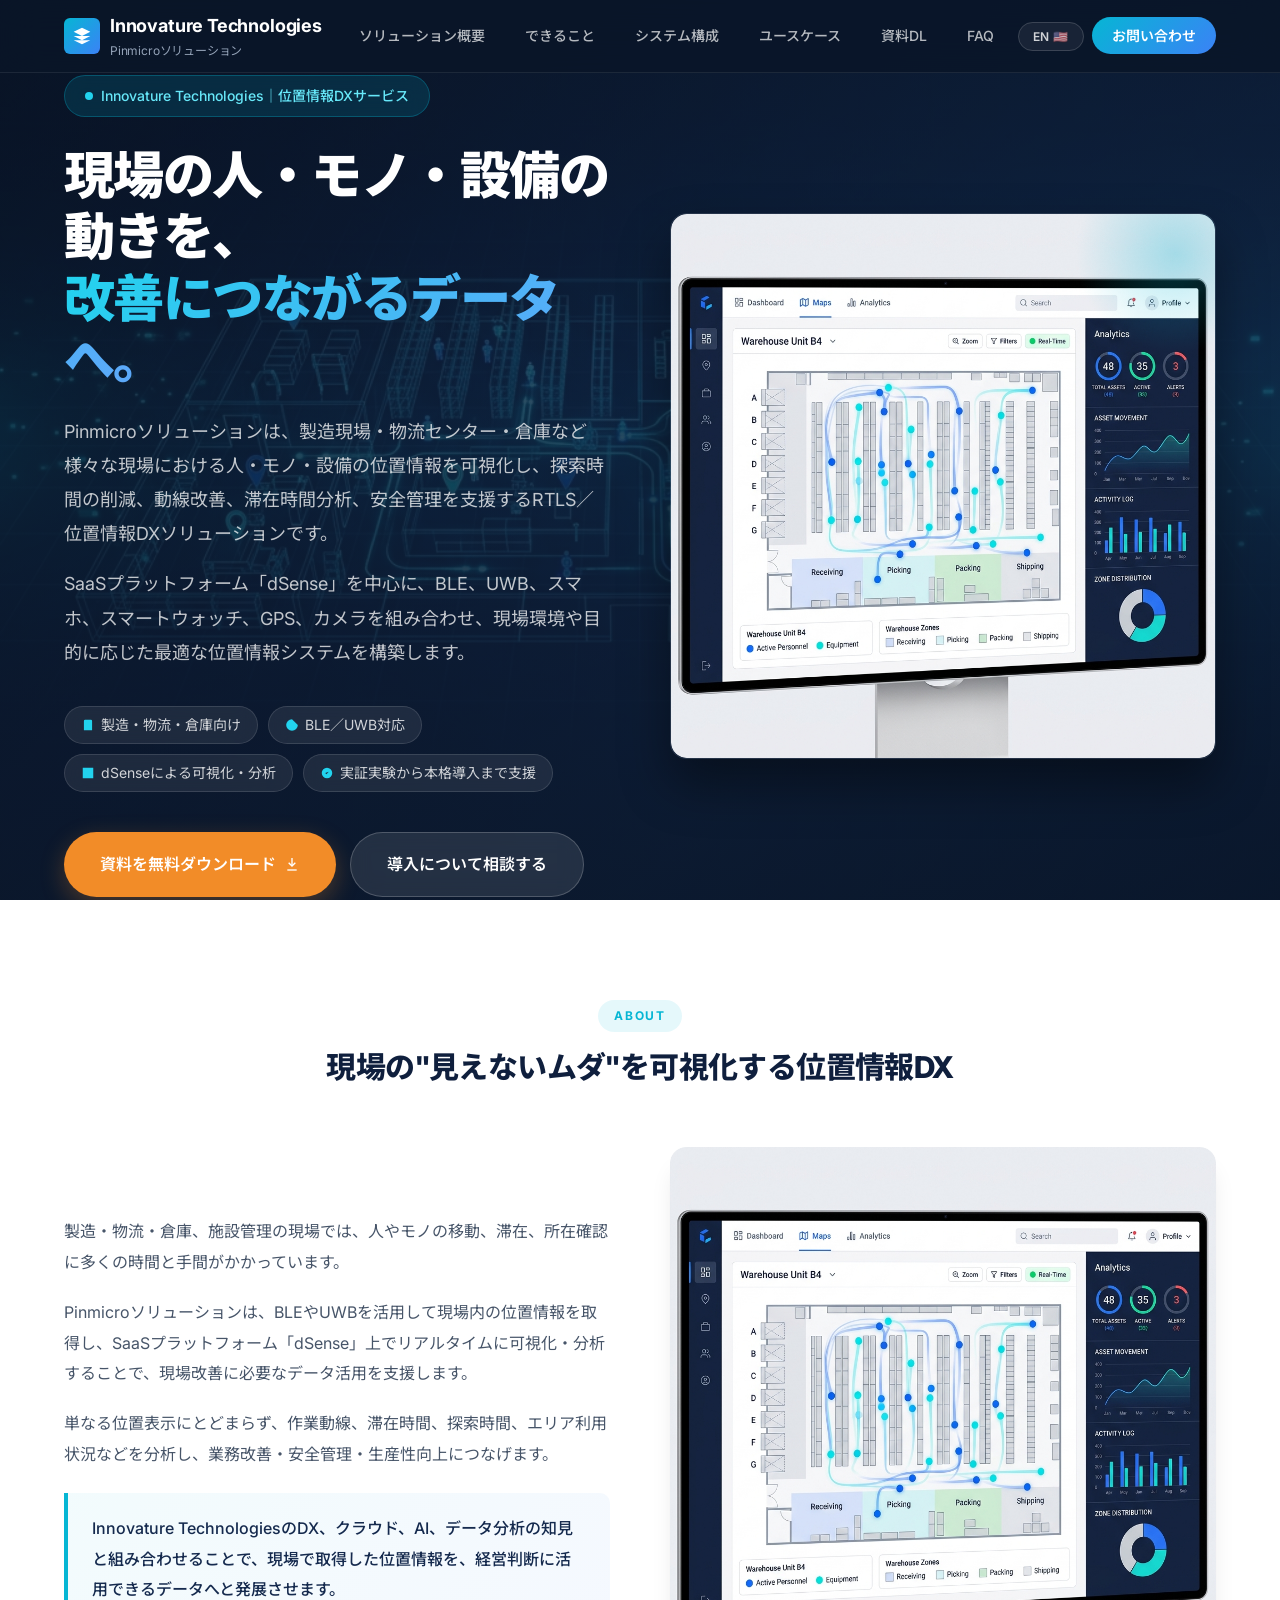
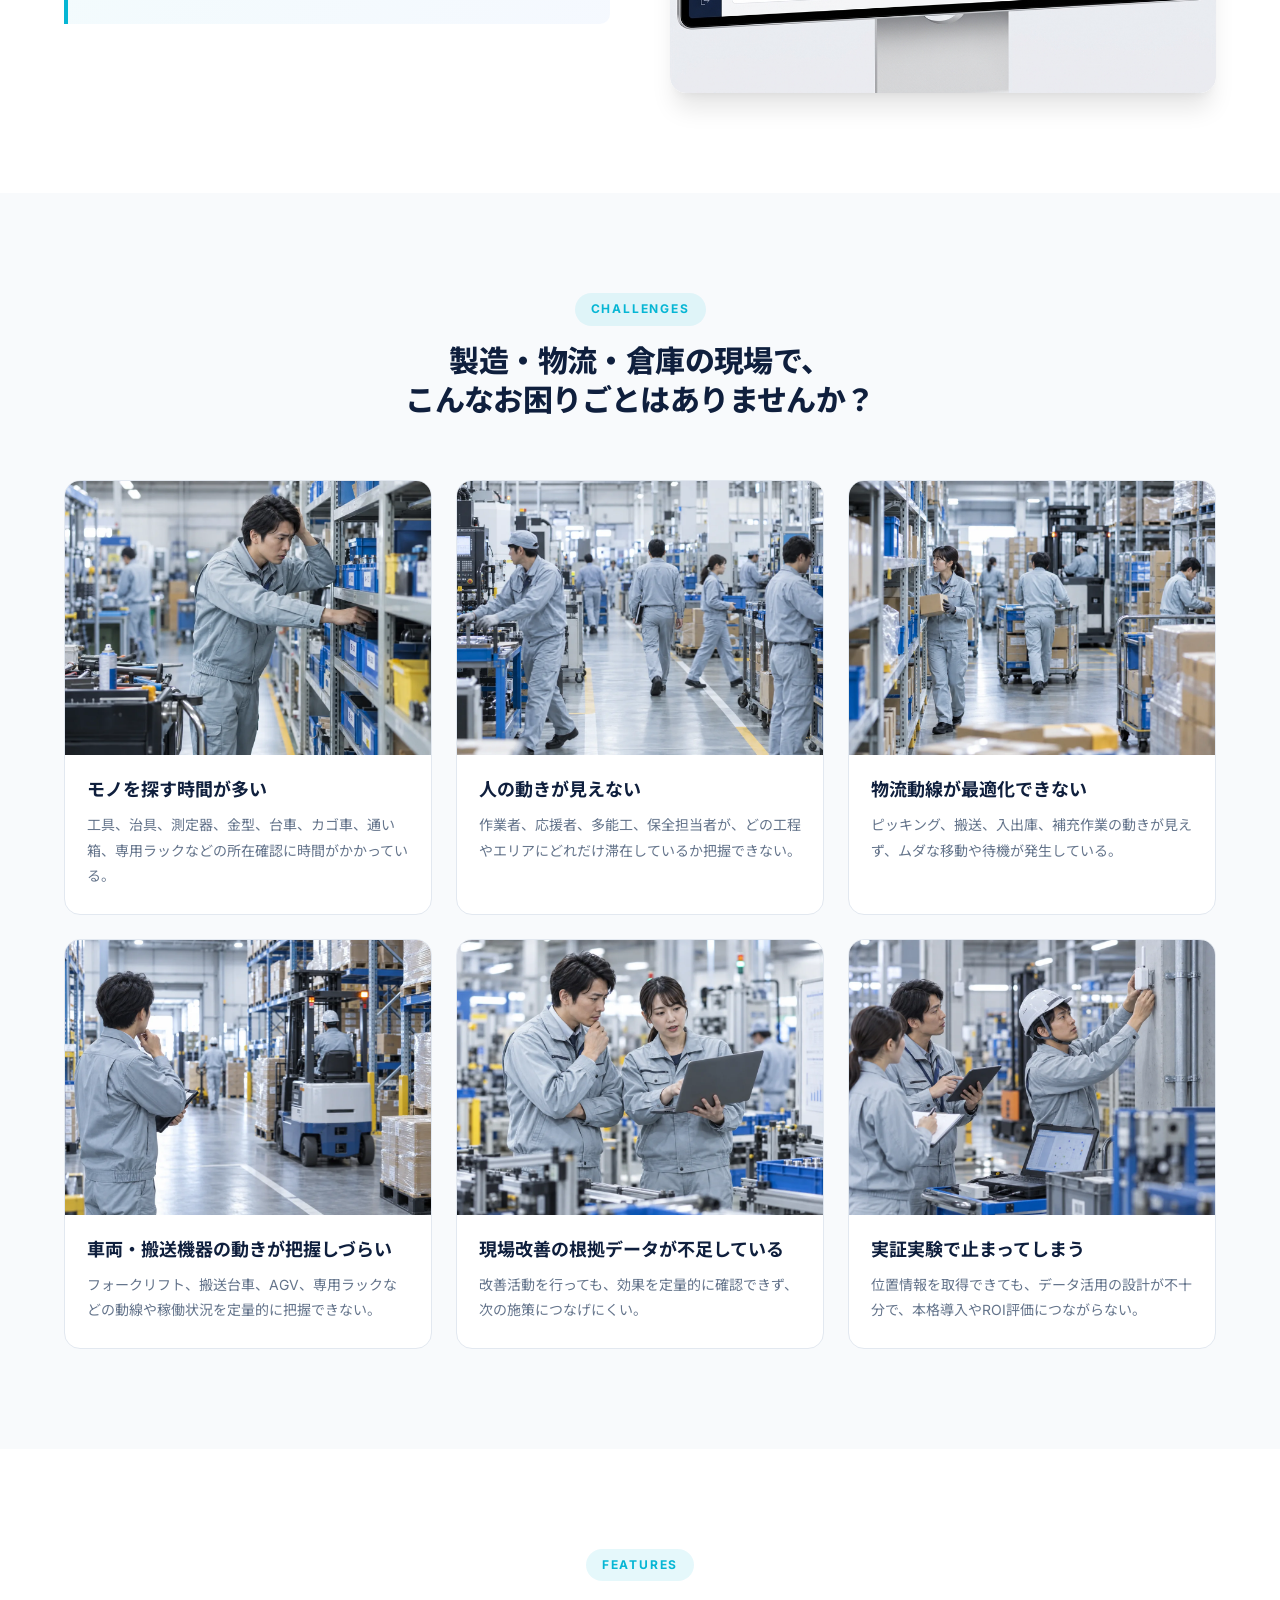
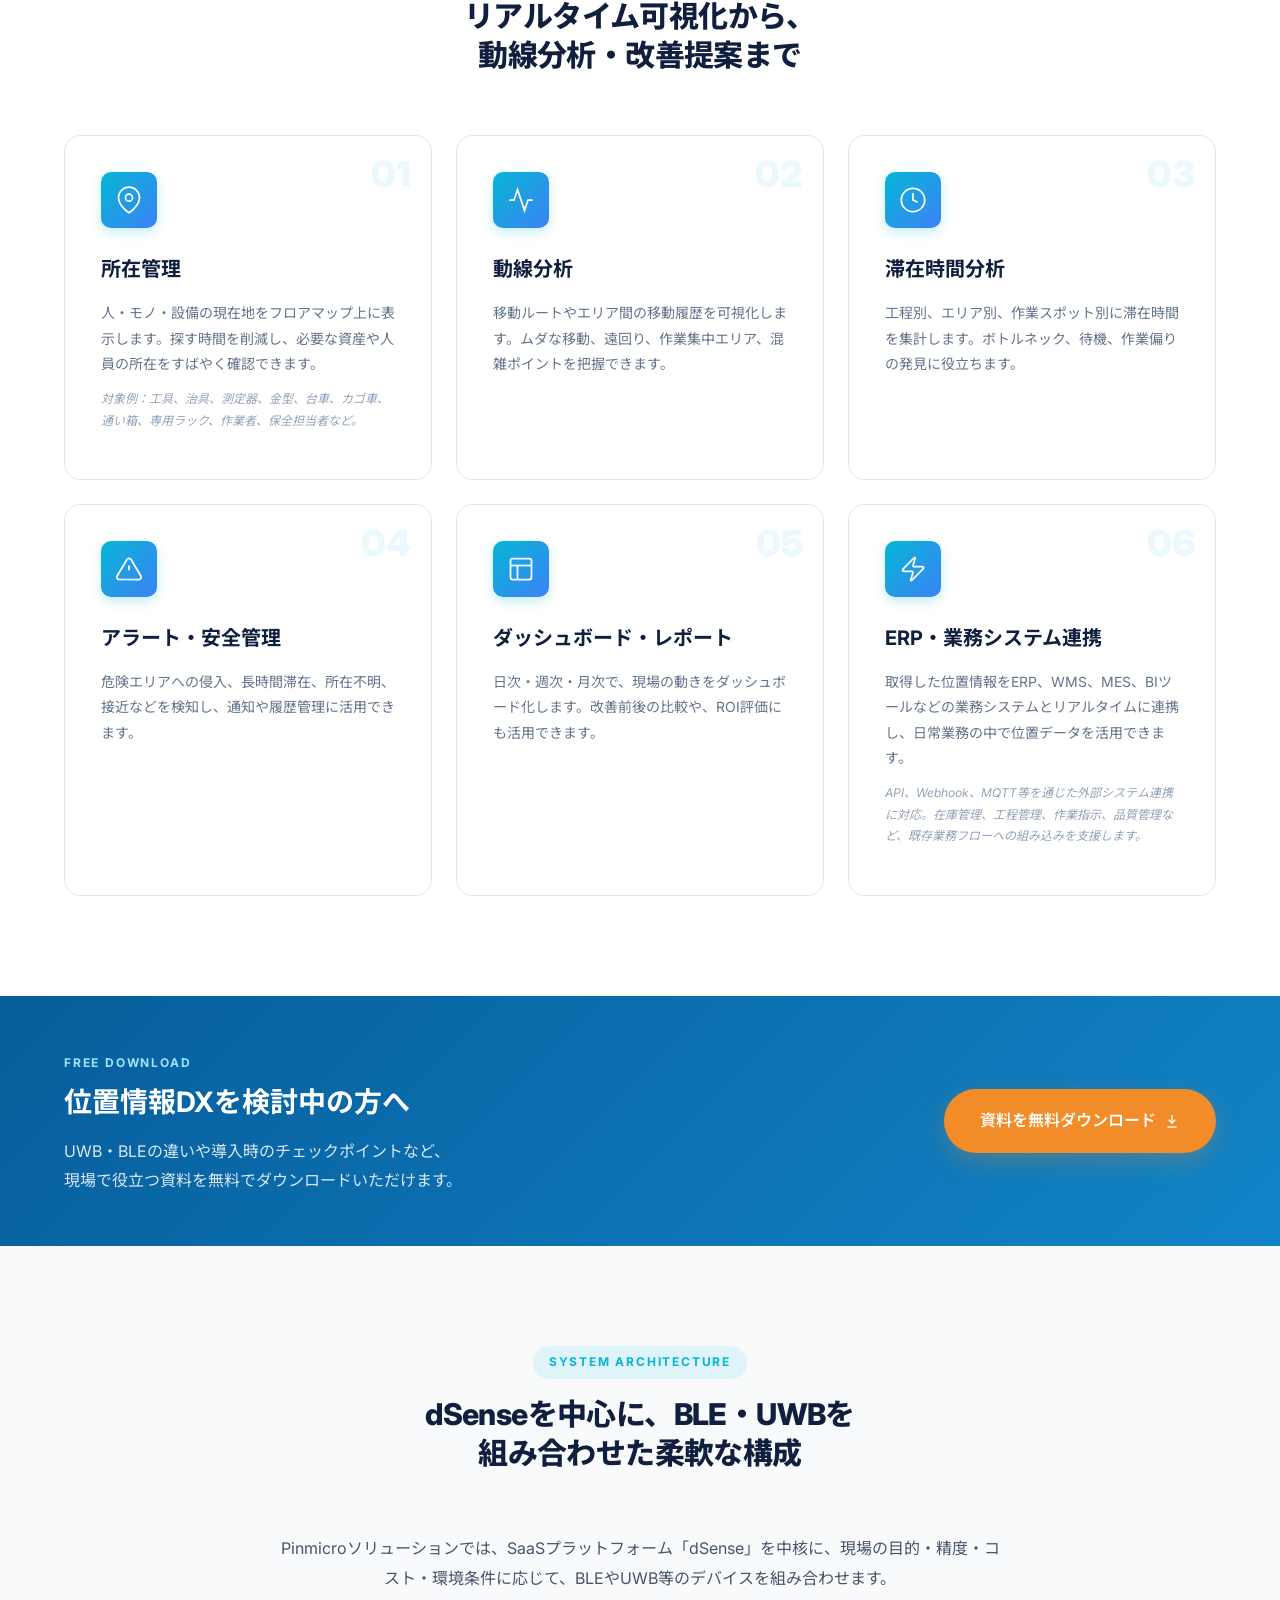
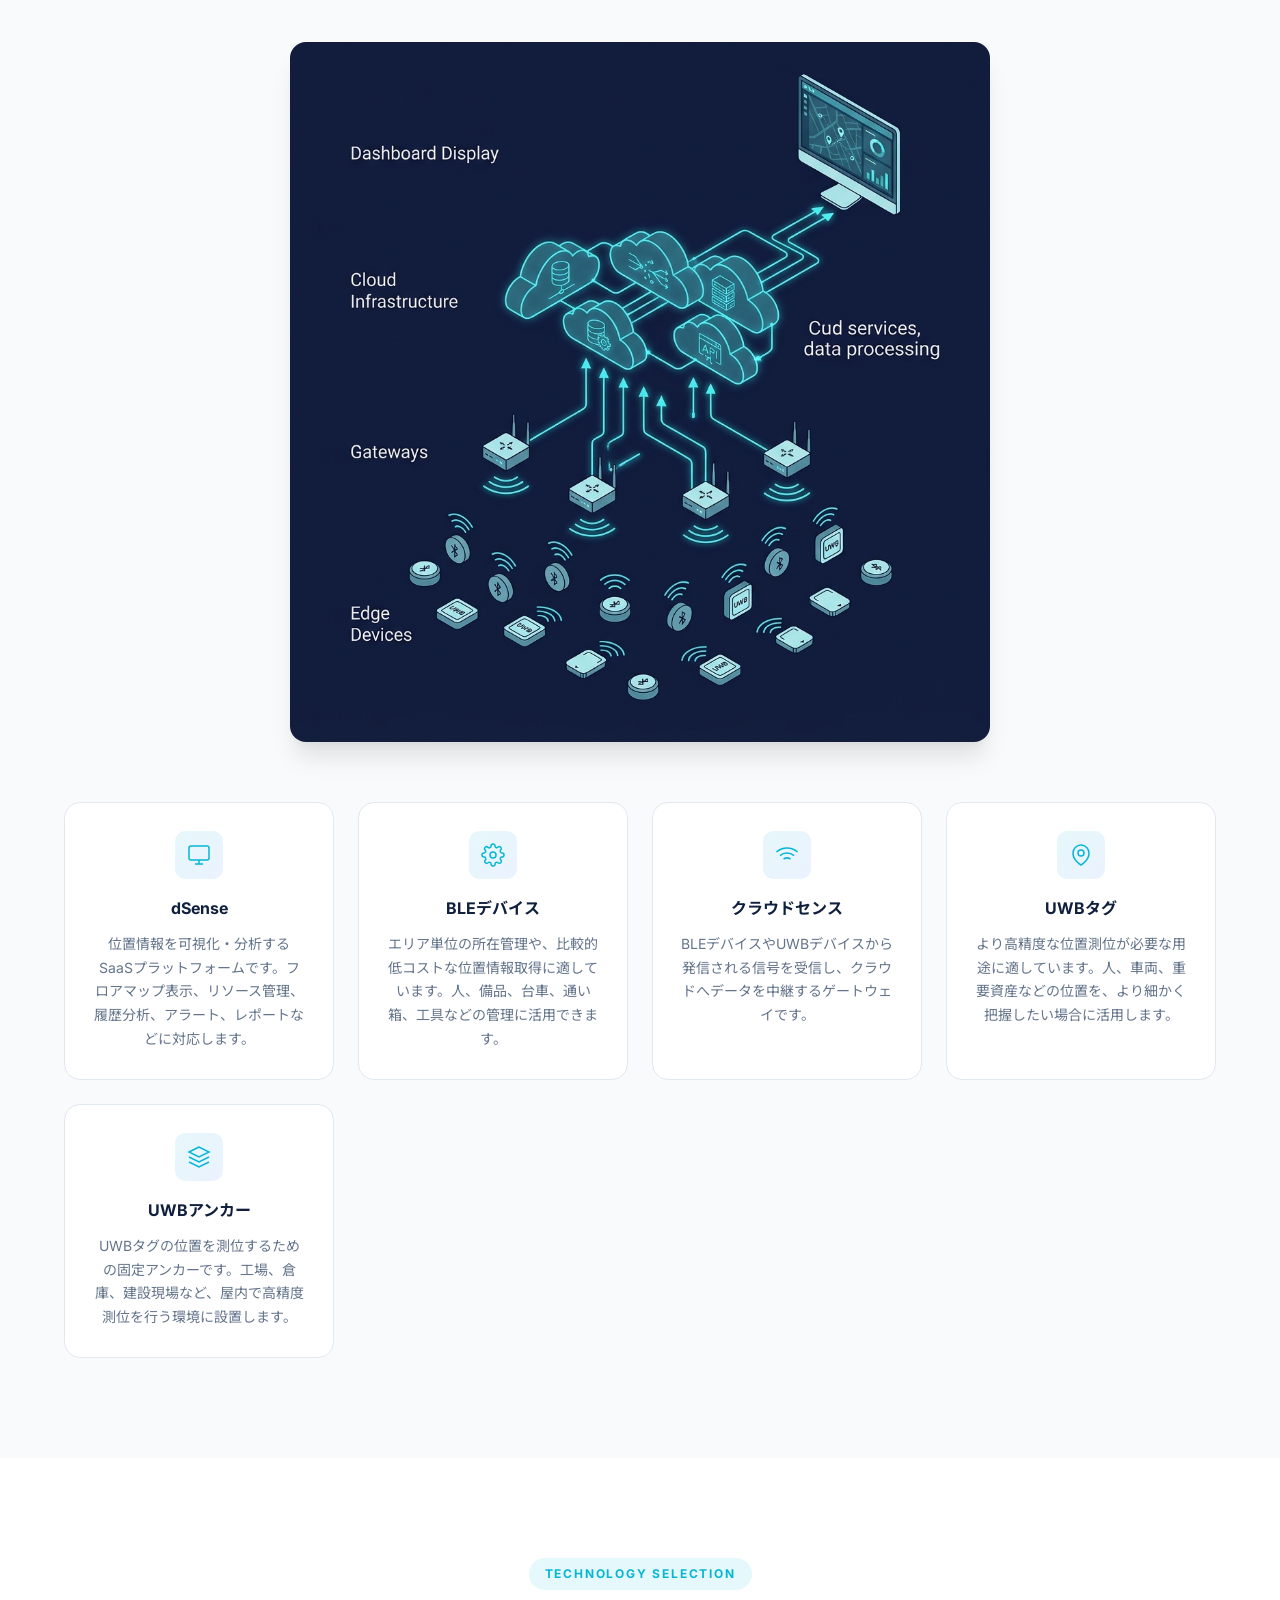
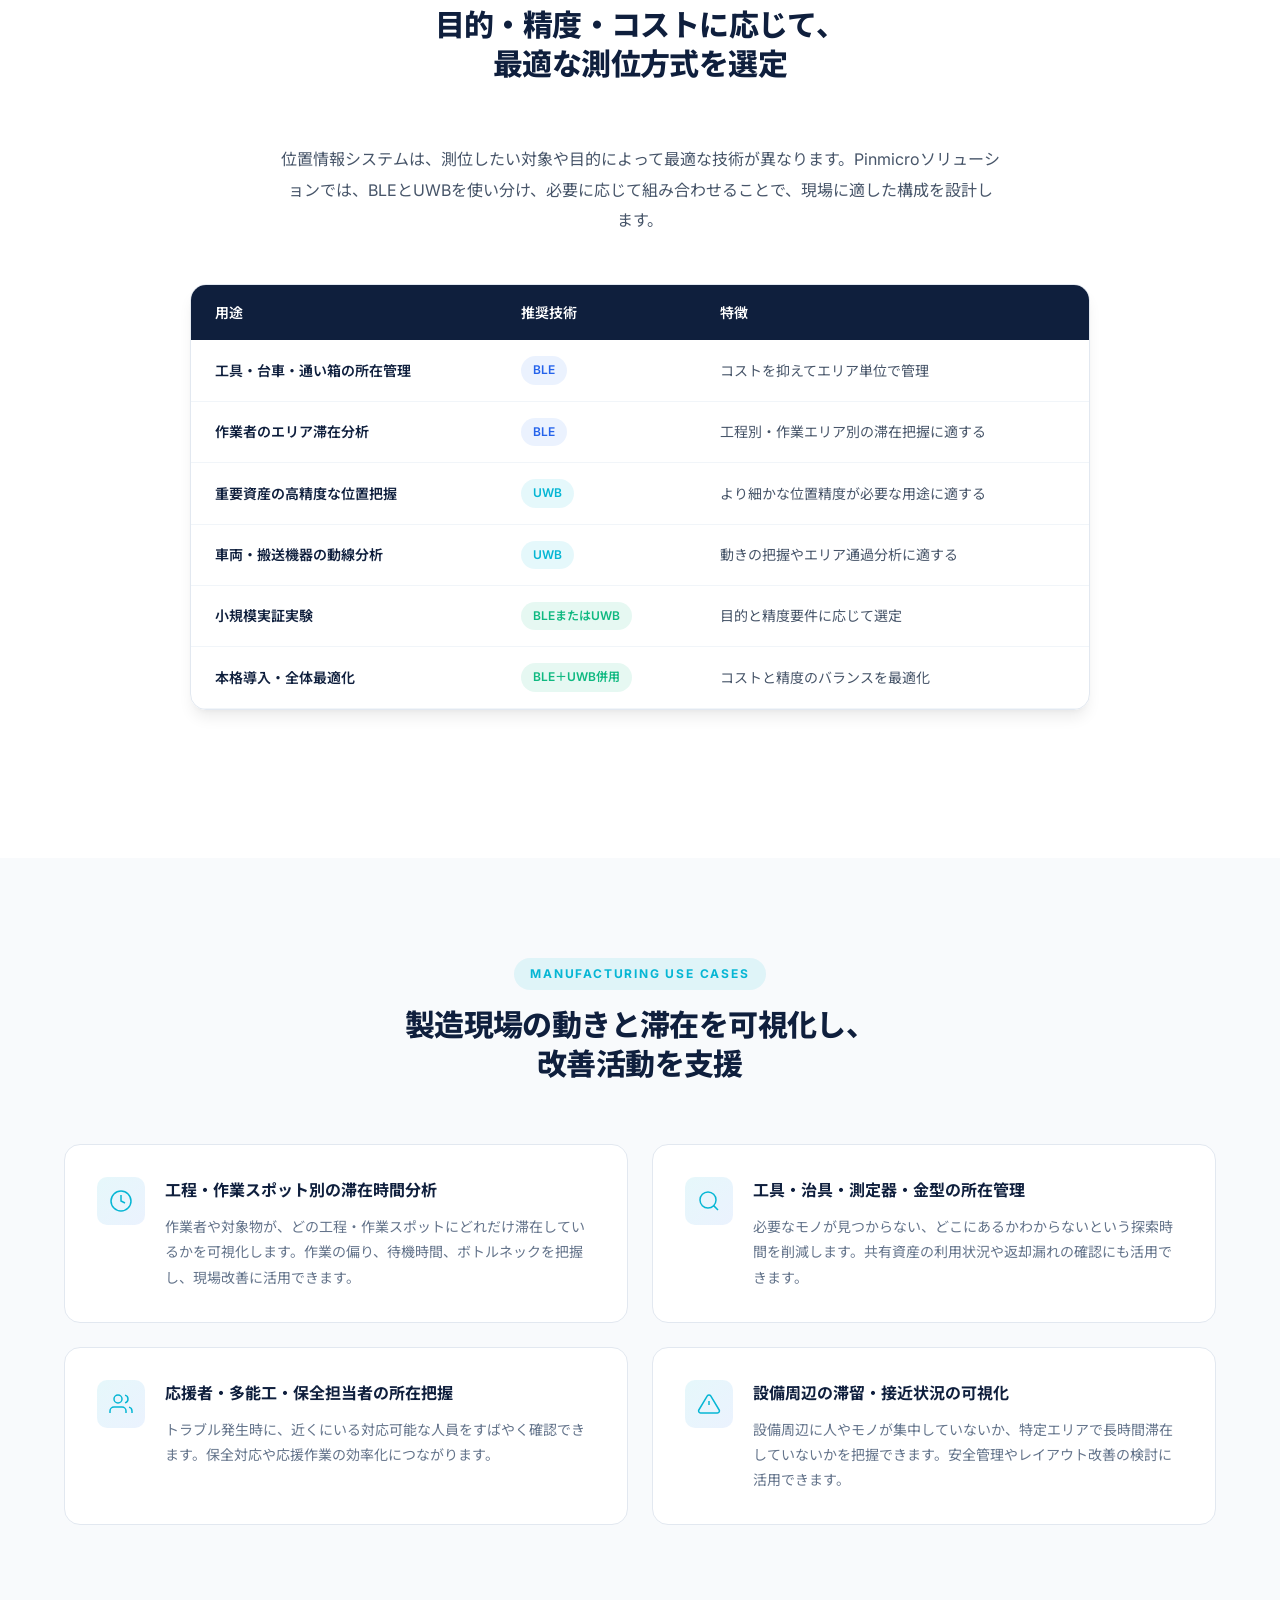
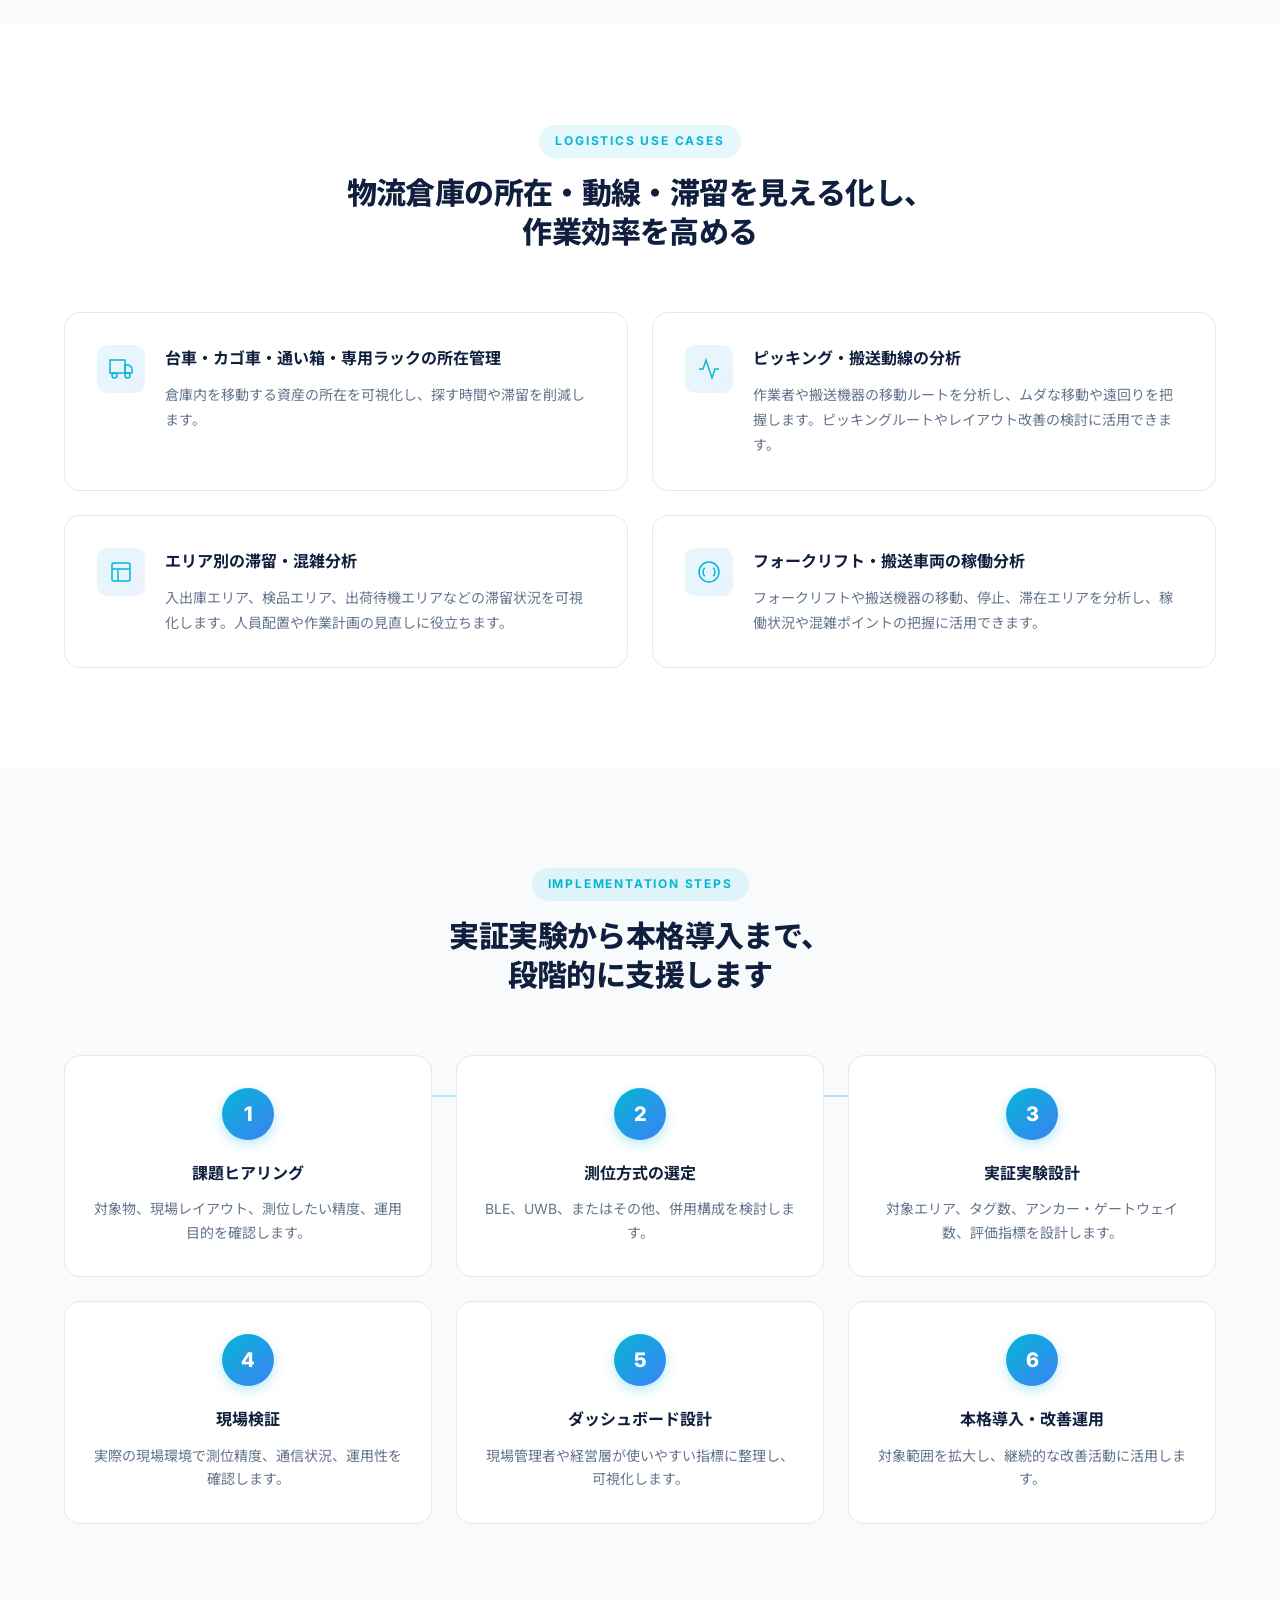
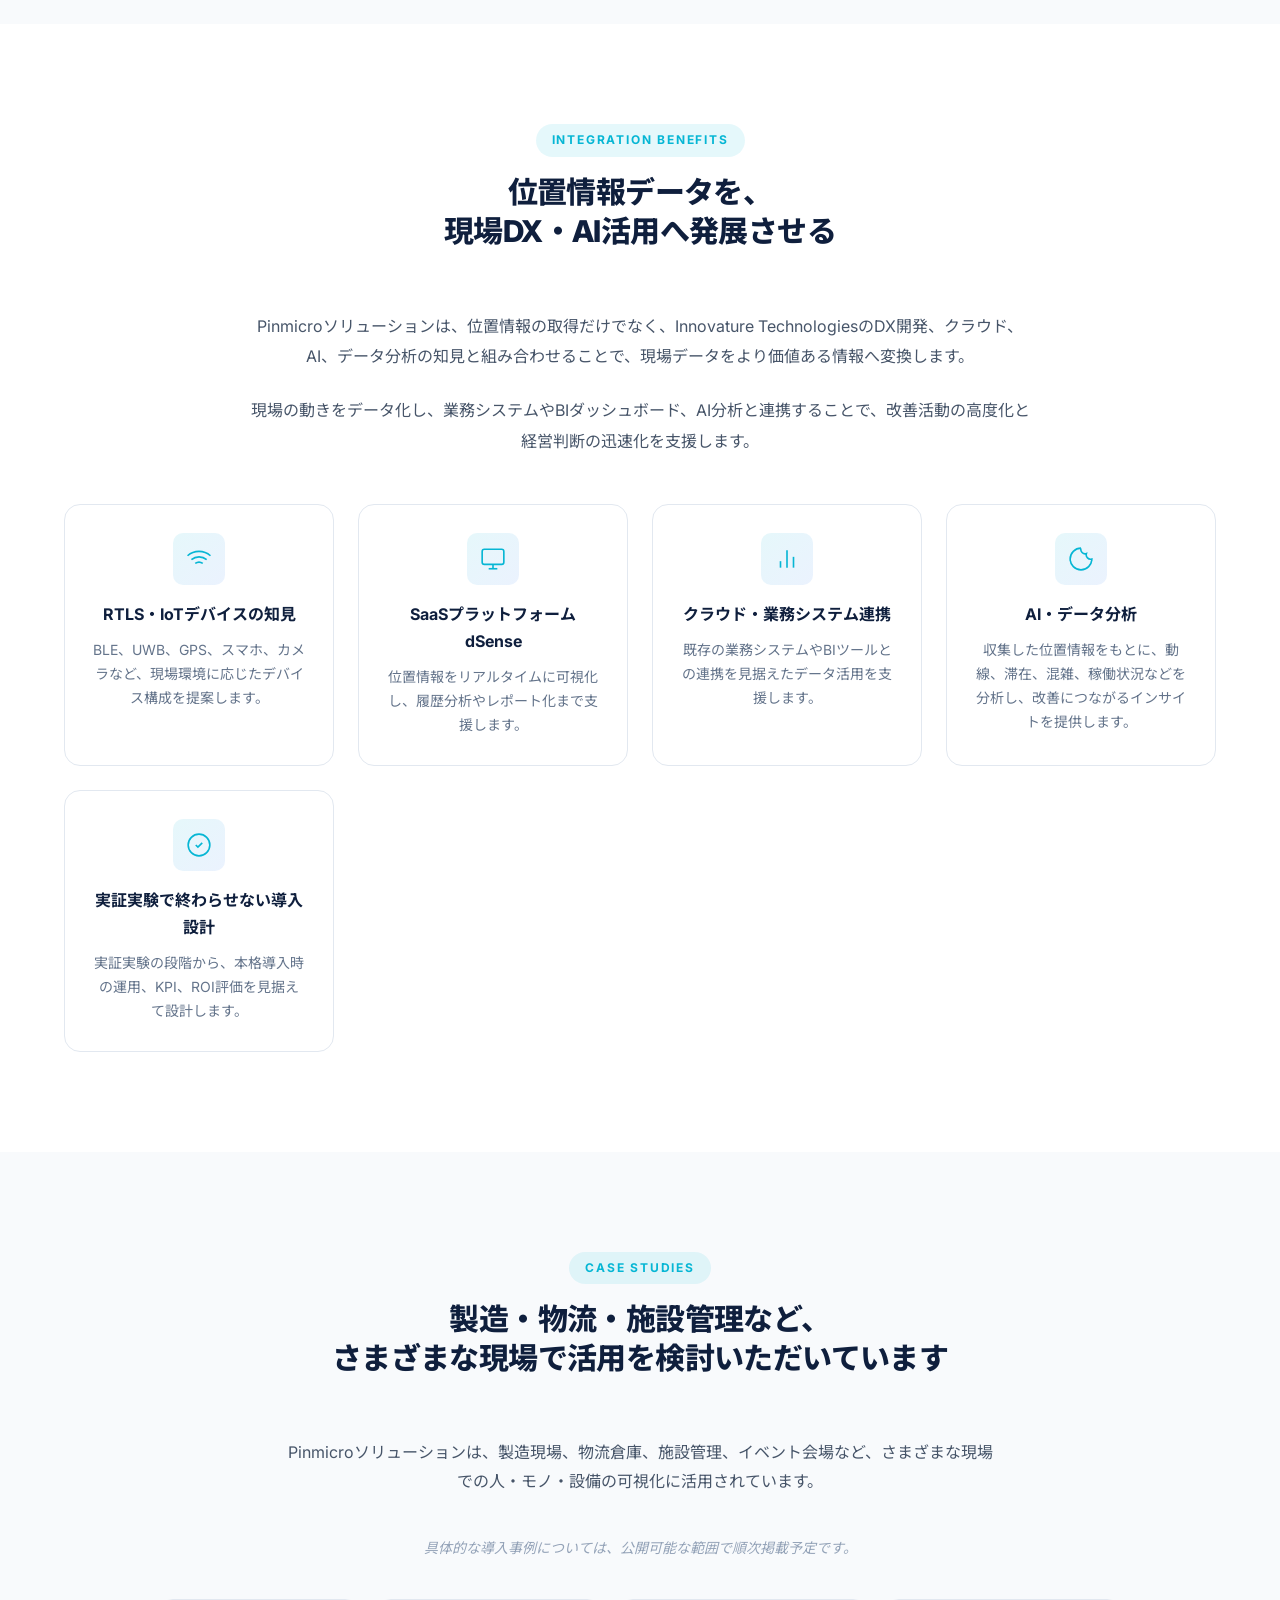
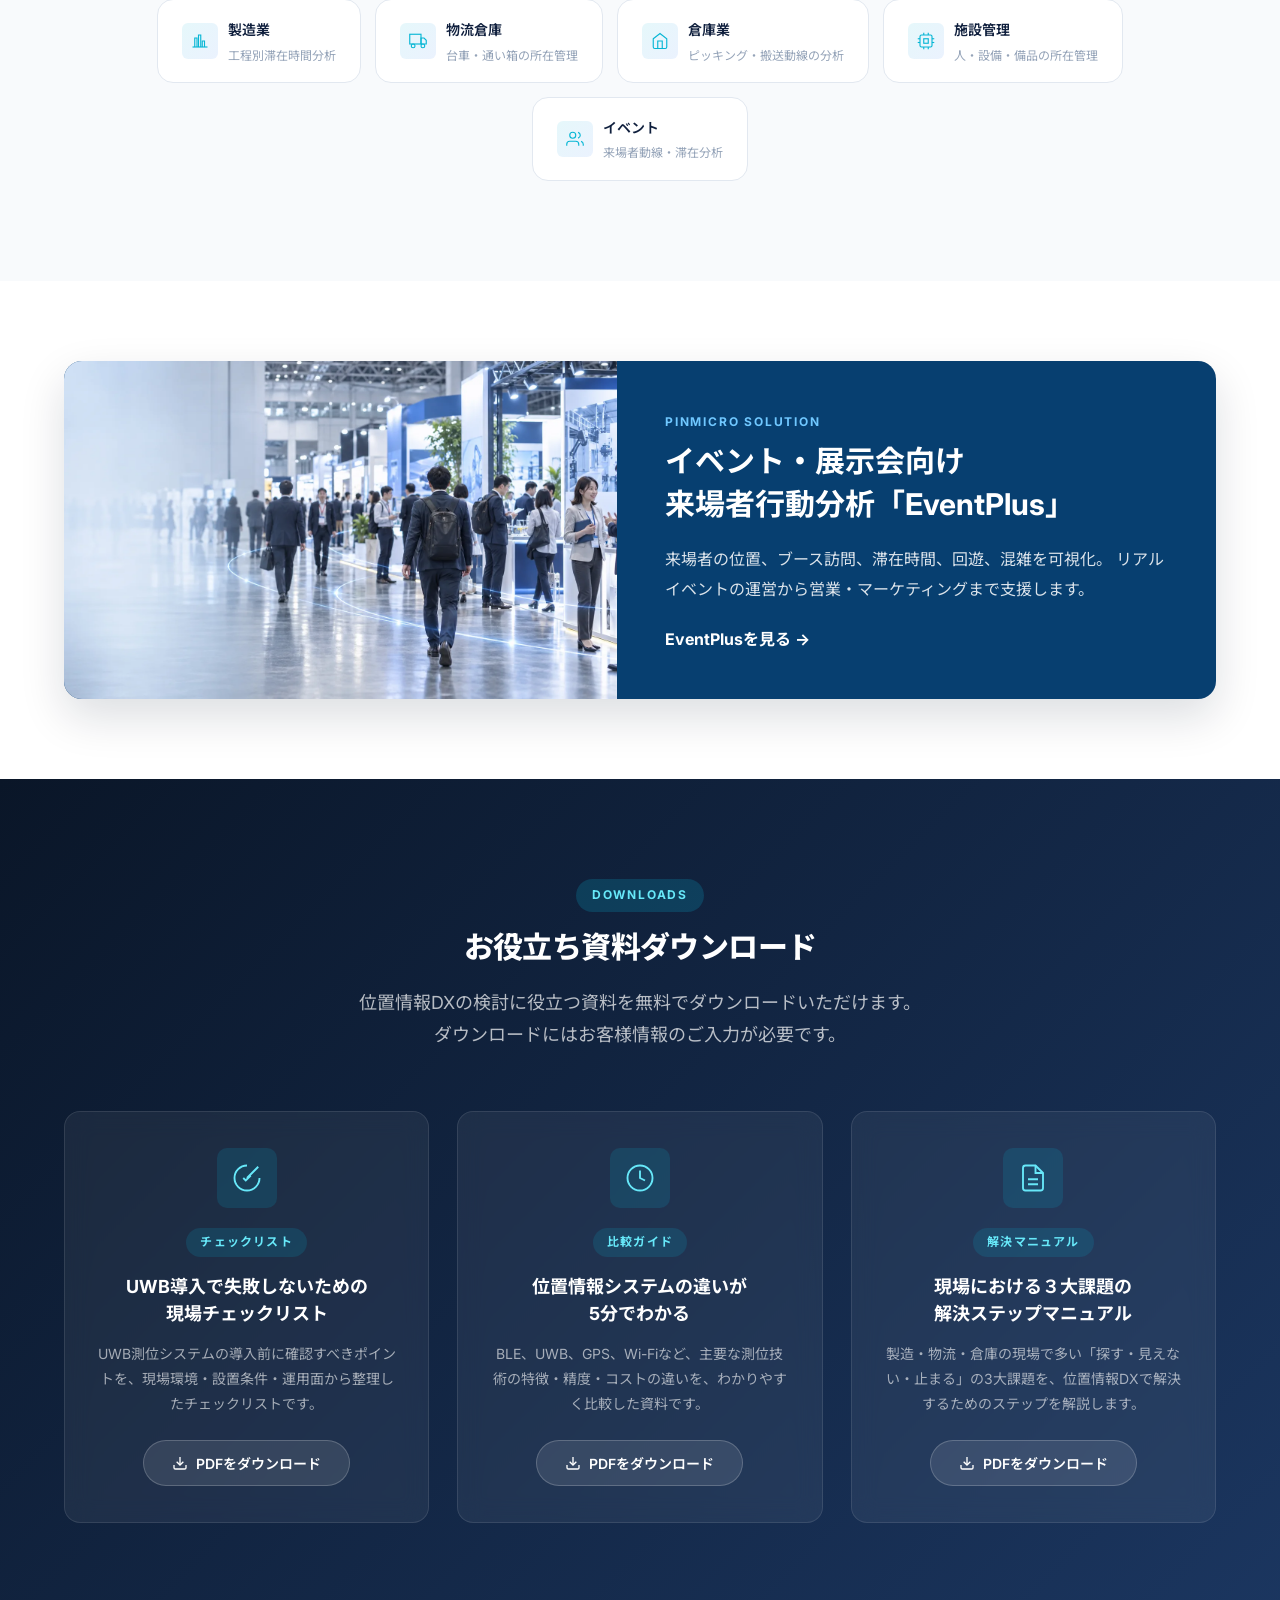
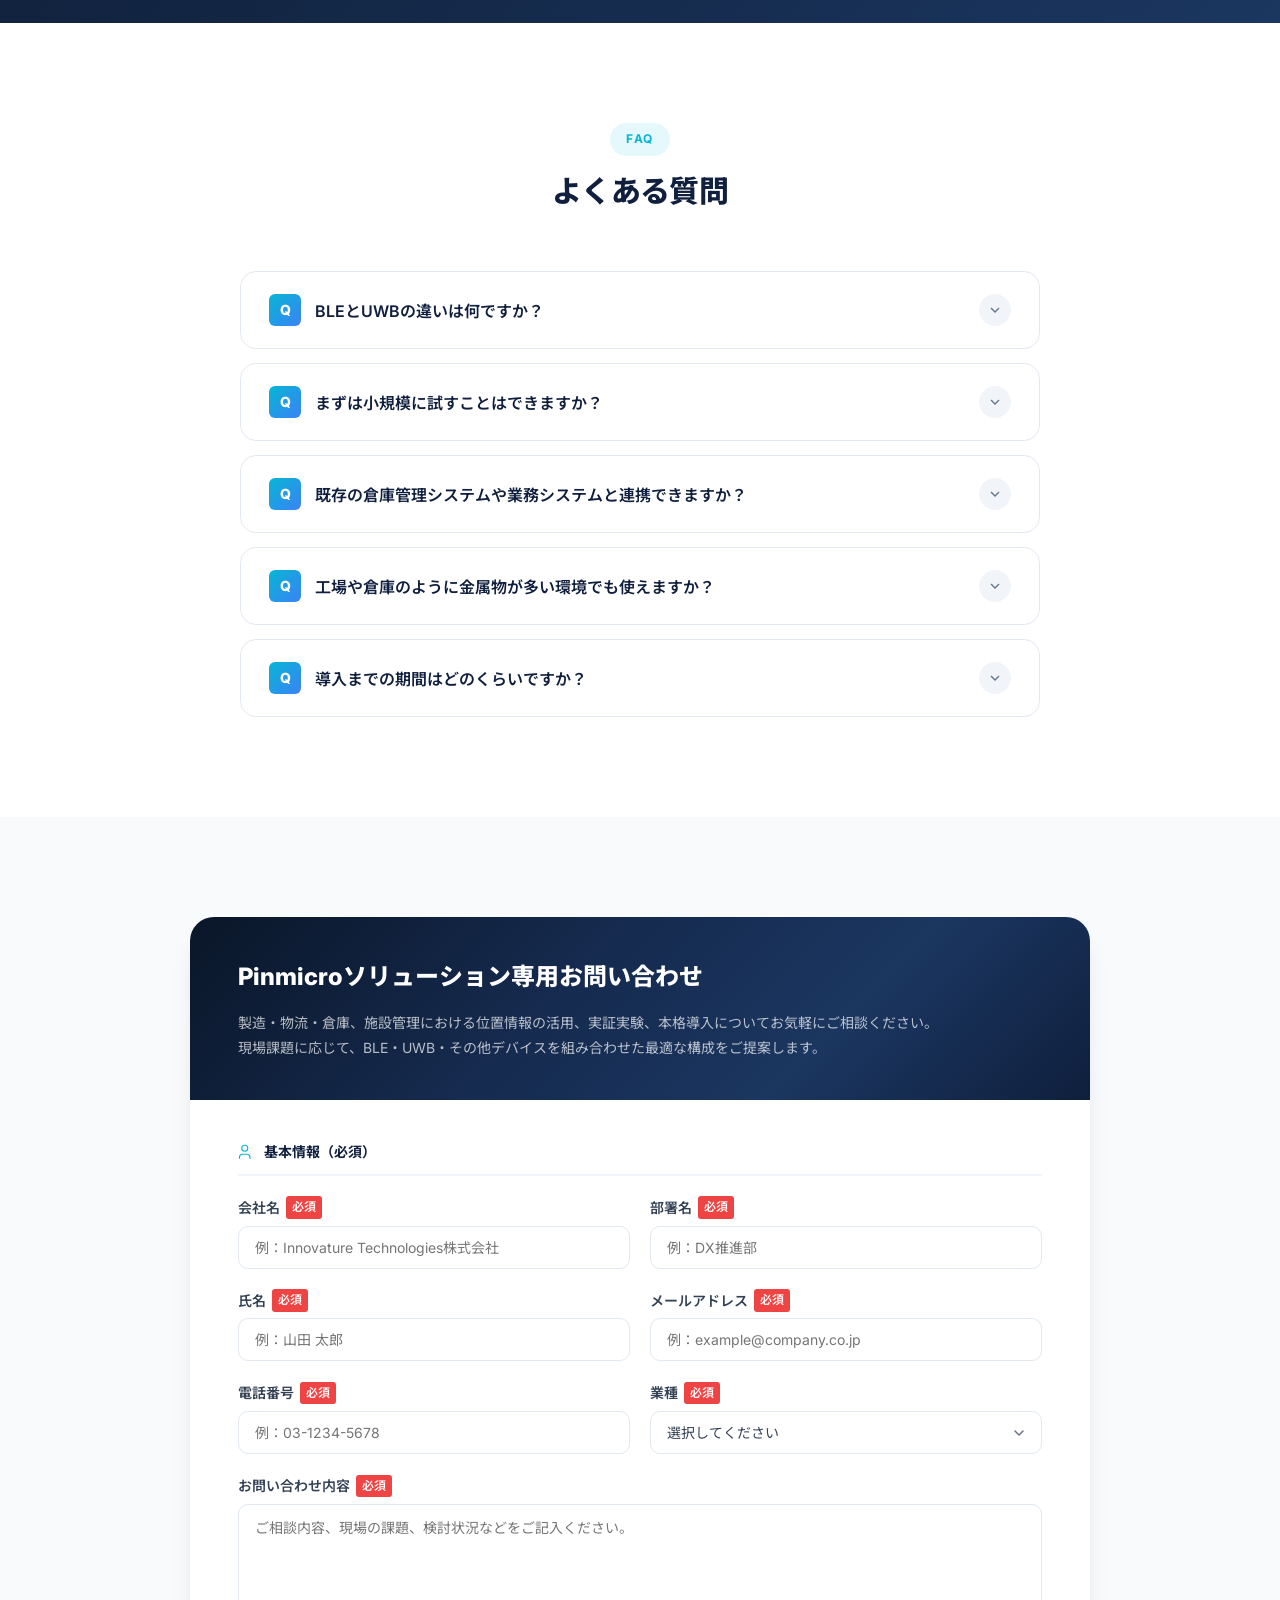
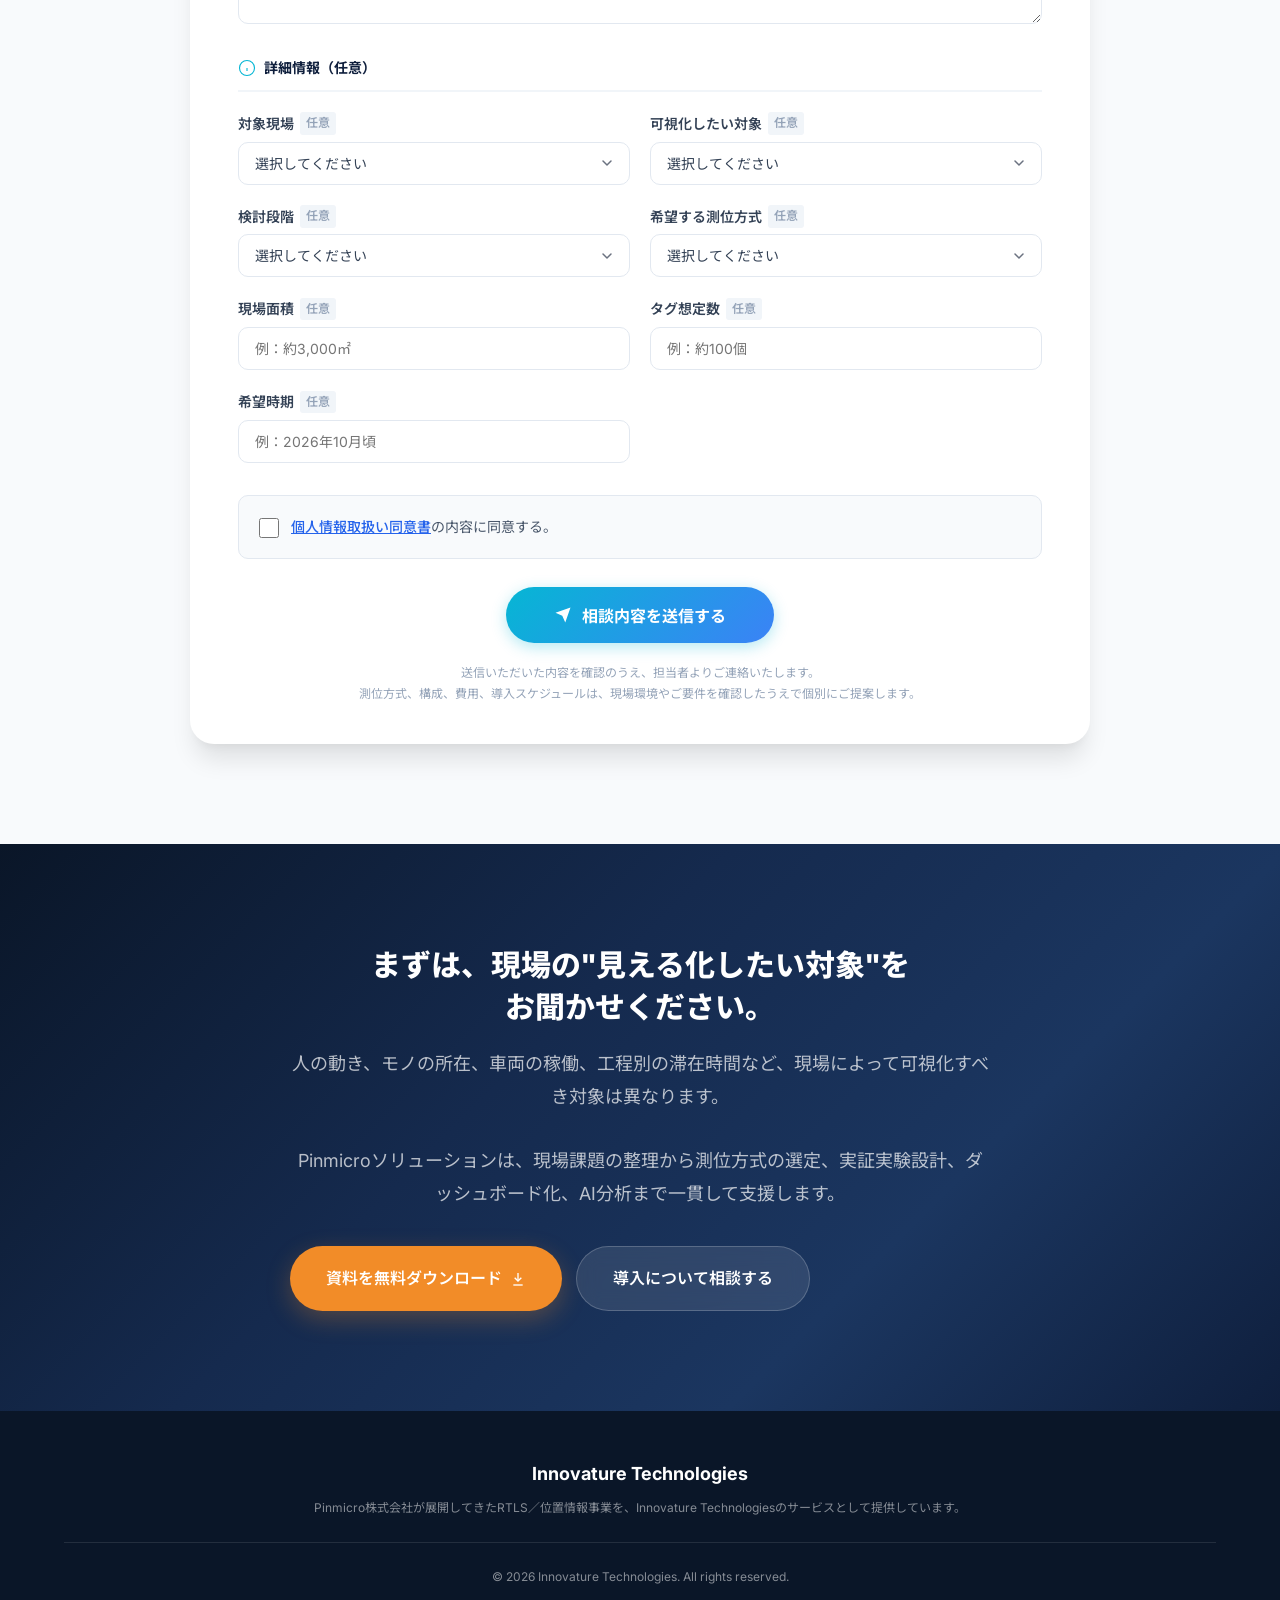
<file: index.html>
<!DOCTYPE html>
<html lang="ja">
<head>
  <meta charset="UTF-8">
  <meta name="viewport" content="width=device-width, initial-scale=1.0">
  <title>Pinmicroソリューション｜製造・物流・倉庫向け位置情報DX</title>
  <meta name="description" content="Pinmicroソリューションは、人・モノ・設備の位置情報を可視化し、探索時間の削減、動線分析、滞在時間分析、業務改善を支援するRTLS／位置情報DXソリューションです。SaaSプラットフォーム「dSense」を中心に、BLE、UWB、スマホ、スマートウォッチ、GPS、カメラを組み合わせ、現場に最適な構成をご提案します。">
  <meta name="robots" content="index, follow">
  <meta property="og:title" content="Pinmicroソリューション｜製造・物流・倉庫向け位置情報DX">
  <meta property="og:description" content="人・モノ・設備の位置情報を可視化し、業務改善を支援するRTLS／位置情報DXソリューション">
  <meta property="og:type" content="website">
  <link rel="stylesheet" href="styles.css">
</head>
<body>

  <!-- ===== Header / Navigation ===== -->
  <header class="site-header" id="site-header">
    <nav class="nav-container">
      <a href="#" class="nav-logo">
        <div class="nav-logo-icon">
          <svg viewBox="0 0 24 24"><path d="M12 2L2 7l10 5 10-5-10-5zM2 17l10 5 10-5M2 12l10 5 10-5"/></svg>
        </div>
        <div>
          <div>Innovature Technologies</div>
          <div class="nav-logo-sub">Pinmicroソリューション</div>
        </div>
      </a>
      <ul class="nav-menu" id="nav-menu">
        <li><a href="#about">ソリューション概要</a></li>
        <li><a href="#features">できること</a></li>
        <li><a href="#system">システム構成</a></li>
        <li><a href="#usecase-manufacturing">ユースケース</a></li>
        <li><a href="#downloads">資料DL</a></li>
        <li><a href="#faq">FAQ</a></li>
        <li><a href="en.html" class="lang-switch">EN 🇺🇸</a></li>
        <li><a href="#contact" class="nav-cta">お問い合わせ</a></li>
      </ul>
      <button class="nav-toggle" id="nav-toggle" aria-label="メニュー">
        <span></span>
        <span></span>
        <span></span>
      </button>
    </nav>
  </header>

  <!-- ===== 1. ファーストビュー (Hero) ===== -->
  <section class="hero" id="hero">
    <div class="hero-bg">
      <img src="hero_background.png" alt="位置情報DXイメージ" width="1920" height="1024">
    </div>
    <div class="hero-overlay"></div>
    <div class="hero-particles"></div>
    <div class="hero-content">
      <div class="hero-text">
        <div class="hero-badge">
          <span class="hero-badge-dot"></span>
          Innovature Technologies｜位置情報DXサービス
        </div>
        <h1 class="hero-title">
          現場の人・モノ・設備の動きを、<br>
          <span class="hero-title-accent">改善につながるデータへ。</span>
        </h1>
        <p class="hero-description">
          Pinmicroソリューションは、製造現場・物流センター・倉庫など様々な現場における人・モノ・設備の位置情報を可視化し、探索時間の削減、動線改善、滞在時間分析、安全管理を支援するRTLS／位置情報DXソリューションです。
        </p>
        <p class="hero-description" style="margin-top: -20px;">
          SaaSプラットフォーム「dSense」を中心に、BLE、UWB、スマホ、スマートウォッチ、GPS、カメラを組み合わせ、現場環境や目的に応じた最適な位置情報システムを構築します。
        </p>
        <div class="hero-tags">
          <span class="hero-tag">
            <svg viewBox="0 0 24 24" fill="currentColor"><path d="M19 21V5a2 2 0 0 0-2-2H7a2 2 0 0 0-2 2v16m14 0H5m14 0h2M5 21H3m4-7h2m4 0h2m-6-4h2m4 0h2"/></svg>
            製造・物流・倉庫向け
          </span>
          <span class="hero-tag">
            <svg viewBox="0 0 24 24" fill="currentColor"><circle cx="12" cy="12" r="3"/><path d="M12 2a10 10 0 1 0 10 10"/></svg>
            BLE／UWB対応
          </span>
          <span class="hero-tag">
            <svg viewBox="0 0 24 24" fill="currentColor"><path d="M3 3h18v18H3zM3 9h18M9 3v18"/></svg>
            dSenseによる可視化・分析
          </span>
          <span class="hero-tag">
            <svg viewBox="0 0 24 24" fill="currentColor"><path d="M9 12l2 2 4-4m6 2a9 9 0 1 1-18 0 9 9 0 0 1 18 0z"/></svg>
            実証実験から本格導入まで支援
          </span>
        </div>
<div class="hero-actions">
  <a href="#downloads" class="btn btn--primary btn--lg hero-download-btn">
    資料を無料ダウンロード
    <svg viewBox="0 0 24 24" fill="none" stroke="currentColor" stroke-width="2">
      <path d="M12 3v12"></path>
      <polyline points="7 10 12 15 17 10"></polyline>
      <path d="M5 21h14"></path>
    </svg>
  </a>

<a href="#contact" class="btn btn--secondary btn--lg">
  導入について相談する
</a>
        </div>
      </div>
      <div class="hero-visual">
        <div class="hero-visual-frame">
          <img src="dashboard_mockup.png" alt="dSenseダッシュボード画面イメージ" width="560" height="560">
          <div class="hero-visual-glow"></div>
        </div>
      </div>
    </div>
  </section>

  <!-- ===== 2. Pinmicroソリューションとは ===== -->
  <section class="section" id="about">
    <div class="container">
      <div class="section-header fade-in">
        <span class="section-label">About</span>
        <h2 class="section-title">現場の"見えないムダ"を可視化する位置情報DX</h2>
      </div>
      <div class="about-grid">
        <div class="about-text fade-in">
          <p>製造・物流・倉庫、施設管理の現場では、人やモノの移動、滞在、所在確認に多くの時間と手間がかかっています。</p>
          <p>Pinmicroソリューションは、BLEやUWBを活用して現場内の位置情報を取得し、SaaSプラットフォーム「dSense」上でリアルタイムに可視化・分析することで、現場改善に必要なデータ活用を支援します。</p>
          <p>単なる位置表示にとどまらず、作業動線、滞在時間、探索時間、エリア利用状況などを分析し、業務改善・安全管理・生産性向上につなげます。</p>
          <div class="about-highlight">
            <p>Innovature TechnologiesのDX、クラウド、AI、データ分析の知見と組み合わせることで、現場で取得した位置情報を、経営判断に活用できるデータへと発展させます。</p>
          </div>
        </div>
        <div class="about-image fade-in fade-in-delay-2">
          <img src="dashboard_mockup.png" alt="dSenseプラットフォームによるリアルタイム位置情報の可視化" width="600" height="600">
        </div>
      </div>
    </div>
  </section>

  <!-- ===== 3. 現場課題 ===== -->
  <section class="section section--alt" id="challenges">
    <div class="container">
      <div class="section-header fade-in">
        <span class="section-label">Challenges</span>
        <h2 class="section-title">製造・物流・倉庫の現場で、<br>こんなお困りごとはありませんか？</h2>
      </div>
      <div class="challenge-grid">

  <div class="challenge-card challenge-card--photo fade-in fade-in-delay-1">
    <img class="challenge-image"
         src="assets/pinmicro/challenge-search.webp"
         alt="工場内で工具や部品を探す作業者"
         loading="lazy">
    <div class="challenge-content">
      <h3>モノを探す時間が多い</h3>
      <p>工具、治具、測定器、金型、台車、カゴ車、通い箱、専用ラックなどの所在確認に時間がかかっている。</p>
    </div>
  </div>

  <div class="challenge-card challenge-card--photo fade-in fade-in-delay-2">
    <img class="challenge-image"
         src="assets/pinmicro/challenge-workers.webp"
         alt="工場内を移動する複数の作業者"
         loading="lazy">
    <div class="challenge-content">
      <h3>人の動きが見えない</h3>
      <p>作業者、応援者、多能工、保全担当者が、どの工程やエリアにどれだけ滞在しているか把握できない。</p>
    </div>
  </div>

  <div class="challenge-card challenge-card--photo fade-in fade-in-delay-3">
    <img class="challenge-image"
         src="assets/pinmicro/challenge-logistics.webp"
         alt="物流倉庫内のピッキングと搬送"
         loading="lazy">
    <div class="challenge-content">
      <h3>物流動線が最適化できない</h3>
      <p>ピッキング、搬送、入出庫、補充作業の動きが見えず、ムダな移動や待機が発生している。</p>
    </div>
  </div>

  <div class="challenge-card challenge-card--photo fade-in fade-in-delay-1">
    <img class="challenge-image"
         src="assets/pinmicro/challenge-forklift.webp"
         alt="物流倉庫を走行するフォークリフト"
         loading="lazy">
    <div class="challenge-content">
      <h3>車両・搬送機器の動きが把握しづらい</h3>
      <p>フォークリフト、搬送台車、AGV、専用ラックなどの動線や稼働状況を定量的に把握できない。</p>
    </div>
  </div>

  <div class="challenge-card challenge-card--photo fade-in fade-in-delay-2">
    <img class="challenge-image"
         src="assets/pinmicro/challenge-analysis.webp"
         alt="工場内でデータを確認する担当者"
         loading="lazy">
    <div class="challenge-content">
      <h3>現場改善の根拠データが不足している</h3>
      <p>改善活動を行っても、効果を定量的に確認できず、次の施策につなげにくい。</p>
    </div>
  </div>

  <div class="challenge-card challenge-card--photo fade-in fade-in-delay-3">
    <img class="challenge-image"
         src="assets/pinmicro/challenge-poc.webp"
         alt="工場で位置情報センサーを検証する技術者"
         loading="lazy">
    <div class="challenge-content">
      <h3>実証実験で止まってしまう</h3>
      <p>位置情報を取得できても、データ活用の設計が不十分で、本格導入やROI評価につながらない。</p>
    </div>
  </div>

</div>
    </div>
  </section>

  <!-- ===== 4. できること ===== -->
  <section class="section" id="features">
    <div class="container">
      <div class="section-header fade-in">
        <span class="section-label">Features</span>
        <h2 class="section-title">リアルタイム可視化から、<br>動線分析・改善提案まで</h2>
      </div>
      <div class="feature-grid">
        <!-- Feature 1 -->
        <div class="feature-card fade-in fade-in-delay-1">
          <span class="feature-number">01</span>
          <div class="feature-icon">
            <svg viewBox="0 0 24 24"><path d="M21 10c0 7-9 13-9 13s-9-6-9-13a9 9 0 0 1 18 0z"/><circle cx="12" cy="10" r="3"/></svg>
          </div>
          <h3>所在管理</h3>
          <p>人・モノ・設備の現在地をフロアマップ上に表示します。探す時間を削減し、必要な資産や人員の所在をすばやく確認できます。</p>
          <p class="feature-note">対象例：工具、治具、測定器、金型、台車、カゴ車、通い箱、専用ラック、作業者、保全担当者など。</p>
        </div>
        <!-- Feature 2 -->
        <div class="feature-card fade-in fade-in-delay-2">
          <span class="feature-number">02</span>
          <div class="feature-icon">
            <svg viewBox="0 0 24 24"><polyline points="22 12 18 12 15 21 9 3 6 12 2 12"/></svg>
          </div>
          <h3>動線分析</h3>
          <p>移動ルートやエリア間の移動履歴を可視化します。ムダな移動、遠回り、作業集中エリア、混雑ポイントを把握できます。</p>
        </div>
        <!-- Feature 3 -->
        <div class="feature-card fade-in fade-in-delay-3">
          <span class="feature-number">03</span>
          <div class="feature-icon">
            <svg viewBox="0 0 24 24"><circle cx="12" cy="12" r="10"/><polyline points="12 6 12 12 16 14"/></svg>
          </div>
          <h3>滞在時間分析</h3>
          <p>工程別、エリア別、作業スポット別に滞在時間を集計します。ボトルネック、待機、作業偏りの発見に役立ちます。</p>
        </div>
        <!-- Feature 4 -->
        <div class="feature-card fade-in fade-in-delay-1">
          <span class="feature-number">04</span>
          <div class="feature-icon">
            <svg viewBox="0 0 24 24"><path d="M10.29 3.86L1.82 18a2 2 0 0 0 1.71 3h16.94a2 2 0 0 0 1.71-3L13.71 3.86a2 2 0 0 0-3.42 0z"/><line x1="12" y1="9" x2="12" y2="13"/><line x1="12" y1="17" x2="12.01" y2="17"/></svg>
          </div>
          <h3>アラート・安全管理</h3>
          <p>危険エリアへの侵入、長時間滞在、所在不明、接近などを検知し、通知や履歴管理に活用できます。</p>
        </div>
        <!-- Feature 5 -->
        <div class="feature-card fade-in fade-in-delay-2">
          <span class="feature-number">05</span>
          <div class="feature-icon">
            <svg viewBox="0 0 24 24"><rect x="3" y="3" width="18" height="18" rx="2"/><path d="M3 9h18"/><path d="M9 21V9"/></svg>
          </div>
          <h3>ダッシュボード・レポート</h3>
          <p>日次・週次・月次で、現場の動きをダッシュボード化します。改善前後の比較や、ROI評価にも活用できます。</p>
        </div>
        <!-- Feature 6 -->
        <div class="feature-card fade-in fade-in-delay-3">
          <span class="feature-number">06</span>
          <div class="feature-icon">
            <svg viewBox="0 0 24 24"><path d="M4 14a1 1 0 0 1-.78-1.63l9.9-10.2a.5.5 0 0 1 .86.46l-1.92 6.02A1 1 0 0 0 13 10h7a1 1 0 0 1 .78 1.63l-9.9 10.2a.5.5 0 0 1-.86-.46l1.92-6.02A1 1 0 0 0 11 14z"/></svg>
          </div>
          <h3>ERP・業務システム連携</h3>
          <p>取得した位置情報をERP、WMS、MES、BIツールなどの業務システムとリアルタイムに連携し、日常業務の中で位置データを活用できます。</p>
          <p class="feature-note">API、Webhook、MQTT等を通じた外部システム連携に対応。在庫管理、工程管理、作業指示、品質管理など、既存業務フローへの組み込みを支援します。</p>
        </div>
      </div>
    </div>
  </section>
<!-- ===== 中段 資料ダウンロードCTA ===== -->
<section class="mid-download-cta">
  <div class="container">
    <div class="mid-download-inner fade-in">
      <div class="mid-download-copy">
        <span class="mid-download-label">FREE DOWNLOAD</span>
        <h2>位置情報DXを検討中の方へ</h2>
        <p>
          UWB・BLEの違いや導入時のチェックポイントなど、<br>
          現場で役立つ資料を無料でダウンロードいただけます。
        </p>
      </div>

      <a href="#downloads" class="btn btn--primary btn--lg hero-download-btn">
        資料を無料ダウンロード
        <svg viewBox="0 0 24 24" fill="none" stroke="currentColor" stroke-width="2">
          <path d="M12 3v12"></path>
          <polyline points="7 10 12 15 17 10"></polyline>
          <path d="M5 21h14"></path>
        </svg>
      </a>
    </div>
  </div>
</section>
  <!-- ===== 5. システム構成 ===== -->
  <section class="section section--alt" id="system">
    <div class="container">
      <div class="section-header fade-in">
        <span class="section-label">System Architecture</span>
        <h2 class="section-title">dSenseを中心に、BLE・UWBを<br>組み合わせた柔軟な構成</h2>
      </div>
      <p class="system-intro fade-in">Pinmicroソリューションでは、SaaSプラットフォーム「dSense」を中核に、現場の目的・精度・コスト・環境条件に応じて、BLEやUWB等のデバイスを組み合わせます。</p>
      <div class="system-diagram fade-in">
        <img src="system_architecture.png" alt="Pinmicroソリューション システム構成図：BLE/UWBデバイス → CloudSense → dSenseクラウド → ダッシュボード" width="700" height="700">
      </div>
      <div class="system-components">
        <div class="system-component fade-in fade-in-delay-1">
          <div class="system-component-icon">
            <svg viewBox="0 0 24 24"><rect x="2" y="3" width="20" height="14" rx="2"/><line x1="8" y1="21" x2="16" y2="21"/><line x1="12" y1="17" x2="12" y2="21"/></svg>
          </div>
          <h3>dSense</h3>
          <p>位置情報を可視化・分析するSaaSプラットフォームです。フロアマップ表示、リソース管理、履歴分析、アラート、レポートなどに対応します。</p>
        </div>
        <div class="system-component fade-in fade-in-delay-2">
          <div class="system-component-icon">
            <svg viewBox="0 0 24 24"><circle cx="12" cy="12" r="3"/><path d="M19.4 15a1.65 1.65 0 0 0 .33 1.82l.06.06a2 2 0 1 1-2.83 2.83l-.06-.06a1.65 1.65 0 0 0-1.82-.33 1.65 1.65 0 0 0-1 1.51V21a2 2 0 0 1-4 0v-.09A1.65 1.65 0 0 0 9 19.4a1.65 1.65 0 0 0-1.82.33l-.06.06a2 2 0 1 1-2.83-2.83l.06-.06A1.65 1.65 0 0 0 4.68 15a1.65 1.65 0 0 0-1.51-1H3a2 2 0 0 1 0-4h.09A1.65 1.65 0 0 0 4.6 9a1.65 1.65 0 0 0-.33-1.82l-.06-.06a2 2 0 1 1 2.83-2.83l.06.06A1.65 1.65 0 0 0 9 4.68a1.65 1.65 0 0 0 1-1.51V3a2 2 0 0 1 4 0v.09a1.65 1.65 0 0 0 1 1.51 1.65 1.65 0 0 0 1.82-.33l.06-.06a2 2 0 1 1 2.83 2.83l-.06.06A1.65 1.65 0 0 0 19.4 9a1.65 1.65 0 0 0 1.51 1H21a2 2 0 0 1 0 4h-.09a1.65 1.65 0 0 0-1.51 1z"/></svg>
          </div>
          <h3>BLEデバイス</h3>
          <p>エリア単位の所在管理や、比較的低コストな位置情報取得に適しています。人、備品、台車、通い箱、工具などの管理に活用できます。</p>
        </div>
        <div class="system-component fade-in fade-in-delay-3">
          <div class="system-component-icon">
            <svg viewBox="0 0 24 24"><path d="M5 12.55a11 11 0 0 1 14.08 0"/><path d="M1.42 9a16 16 0 0 1 21.16 0"/><path d="M8.53 16.11a6 6 0 0 1 6.95 0"/><line x1="12" y1="20" x2="12.01" y2="20"/></svg>
          </div>
          <h3>クラウドセンス</h3>
          <p>BLEデバイスやUWBデバイスから発信される信号を受信し、クラウドへデータを中継するゲートウェイです。</p>
        </div>
        <div class="system-component fade-in fade-in-delay-4">
          <div class="system-component-icon">
            <svg viewBox="0 0 24 24"><path d="M12 22s-8-4.5-8-11.8A8 8 0 0 1 12 2a8 8 0 0 1 8 8.2c0 7.3-8 11.8-8 11.8z"/><circle cx="12" cy="10" r="3"/></svg>
          </div>
          <h3>UWBタグ</h3>
          <p>より高精度な位置測位が必要な用途に適しています。人、車両、重要資産などの位置を、より細かく把握したい場合に活用します。</p>
        </div>
        <div class="system-component fade-in fade-in-delay-5">
          <div class="system-component-icon">
            <svg viewBox="0 0 24 24"><polygon points="12 2 2 7 12 12 22 7 12 2"/><polyline points="2 17 12 22 22 17"/><polyline points="2 12 12 17 22 12"/></svg>
          </div>
          <h3>UWBアンカー</h3>
          <p>UWBタグの位置を測位するための固定アンカーです。工場、倉庫、建設現場など、屋内で高精度測位を行う環境に設置します。</p>
        </div>
      </div>
    </div>
  </section>

  <!-- ===== 6. BLEとUWBの使い分け ===== -->
  <section class="section" id="comparison">
    <div class="container">
      <div class="section-header fade-in">
        <span class="section-label">Technology Selection</span>
        <h2 class="section-title">目的・精度・コストに応じて、<br>最適な測位方式を選定</h2>
      </div>
      <p class="comparison-intro fade-in">位置情報システムは、測位したい対象や目的によって最適な技術が異なります。Pinmicroソリューションでは、BLEとUWBを使い分け、必要に応じて組み合わせることで、現場に適した構成を設計します。</p>
      <div class="comparison-table-wrapper fade-in">
        <table class="comparison-table">
          <thead>
            <tr>
              <th>用途</th>
              <th>推奨技術</th>
              <th>特徴</th>
            </tr>
          </thead>
          <tbody>
            <tr>
              <td>工具・台車・通い箱の所在管理</td>
              <td><span class="tech-badge tech-badge--ble">BLE</span></td>
              <td>コストを抑えてエリア単位で管理</td>
            </tr>
            <tr>
              <td>作業者のエリア滞在分析</td>
              <td><span class="tech-badge tech-badge--ble">BLE</span></td>
              <td>工程別・作業エリア別の滞在把握に適する</td>
            </tr>
            <tr>
              <td>重要資産の高精度な位置把握</td>
              <td><span class="tech-badge tech-badge--uwb">UWB</span></td>
              <td>より細かな位置精度が必要な用途に適する</td>
            </tr>
            <tr>
              <td>車両・搬送機器の動線分析</td>
              <td><span class="tech-badge tech-badge--uwb">UWB</span></td>
              <td>動きの把握やエリア通過分析に適する</td>
            </tr>
            <tr>
              <td>小規模実証実験</td>
              <td><span class="tech-badge tech-badge--both">BLEまたはUWB</span></td>
              <td>目的と精度要件に応じて選定</td>
            </tr>
            <tr>
              <td>本格導入・全体最適化</td>
              <td><span class="tech-badge tech-badge--both">BLE＋UWB併用</span></td>
              <td>コストと精度のバランスを最適化</td>
            </tr>
          </tbody>
        </table>
      </div>
      <p class="comparison-note fade-in">※ 測位精度、通信安定性、必要なアンカー数・ゲートウェイ数は、現場環境、設置条件、遮蔽物、金属物、運用方法により異なります。</p>
    </div>
  </section>

  <!-- ===== 7. 製造業向けユースケース ===== -->
  <section class="section section--alt" id="usecase-manufacturing">
    <div class="container">
      <div class="section-header fade-in">
        <span class="section-label">Manufacturing Use Cases</span>
        <h2 class="section-title">製造現場の動きと滞在を可視化し、<br>改善活動を支援</h2>
      </div>
      <div class="usecase-grid">
        <div class="usecase-card fade-in fade-in-delay-1">
          <div class="usecase-icon">
            <svg viewBox="0 0 24 24"><circle cx="12" cy="12" r="10"/><polyline points="12 6 12 12 16 14"/></svg>
          </div>
          <div class="usecase-content">
            <h3>工程・作業スポット別の滞在時間分析</h3>
            <p>作業者や対象物が、どの工程・作業スポットにどれだけ滞在しているかを可視化します。作業の偏り、待機時間、ボトルネックを把握し、現場改善に活用できます。</p>
          </div>
        </div>
        <div class="usecase-card fade-in fade-in-delay-2">
          <div class="usecase-icon">
            <svg viewBox="0 0 24 24"><circle cx="11" cy="11" r="8"/><line x1="21" y1="21" x2="16.65" y2="16.65"/></svg>
          </div>
          <div class="usecase-content">
            <h3>工具・治具・測定器・金型の所在管理</h3>
            <p>必要なモノが見つからない、どこにあるかわからないという探索時間を削減します。共有資産の利用状況や返却漏れの確認にも活用できます。</p>
          </div>
        </div>
        <div class="usecase-card fade-in fade-in-delay-3">
          <div class="usecase-icon">
            <svg viewBox="0 0 24 24"><path d="M17 21v-2a4 4 0 0 0-4-4H5a4 4 0 0 0-4 4v2"/><circle cx="9" cy="7" r="4"/><path d="M23 21v-2a4 4 0 0 0-3-3.87"/><path d="M16 3.13a4 4 0 0 1 0 7.75"/></svg>
          </div>
          <div class="usecase-content">
            <h3>応援者・多能工・保全担当者の所在把握</h3>
            <p>トラブル発生時に、近くにいる対応可能な人員をすばやく確認できます。保全対応や応援作業の効率化につながります。</p>
          </div>
        </div>
        <div class="usecase-card fade-in fade-in-delay-4">
          <div class="usecase-icon">
            <svg viewBox="0 0 24 24"><path d="M10.29 3.86L1.82 18a2 2 0 0 0 1.71 3h16.94a2 2 0 0 0 1.71-3L13.71 3.86a2 2 0 0 0-3.42 0z"/><line x1="12" y1="9" x2="12" y2="13"/><line x1="12" y1="17" x2="12.01" y2="17"/></svg>
          </div>
          <div class="usecase-content">
            <h3>設備周辺の滞留・接近状況の可視化</h3>
            <p>設備周辺に人やモノが集中していないか、特定エリアで長時間滞在していないかを把握できます。安全管理やレイアウト改善の検討に活用できます。</p>
          </div>
        </div>
      </div>
    </div>
  </section>

  <!-- ===== 8. 物流・倉庫向けユースケース ===== -->
  <section class="section" id="usecase-logistics">
    <div class="container">
      <div class="section-header fade-in">
        <span class="section-label">Logistics Use Cases</span>
        <h2 class="section-title">物流倉庫の所在・動線・滞留を見える化し、<br>作業効率を高める</h2>
      </div>
      <div class="usecase-grid">
        <div class="usecase-card fade-in fade-in-delay-1">
          <div class="usecase-icon">
            <svg viewBox="0 0 24 24"><rect x="1" y="3" width="15" height="13"/><polygon points="16 8 20 8 23 11 23 16 16 16 16 8"/><circle cx="5.5" cy="18.5" r="2.5"/><circle cx="18.5" cy="18.5" r="2.5"/></svg>
          </div>
          <div class="usecase-content">
            <h3>台車・カゴ車・通い箱・専用ラックの所在管理</h3>
            <p>倉庫内を移動する資産の所在を可視化し、探す時間や滞留を削減します。</p>
          </div>
        </div>
        <div class="usecase-card fade-in fade-in-delay-2">
          <div class="usecase-icon">
            <svg viewBox="0 0 24 24"><polyline points="22 12 18 12 15 21 9 3 6 12 2 12"/></svg>
          </div>
          <div class="usecase-content">
            <h3>ピッキング・搬送動線の分析</h3>
            <p>作業者や搬送機器の移動ルートを分析し、ムダな移動や遠回りを把握します。ピッキングルートやレイアウト改善の検討に活用できます。</p>
          </div>
        </div>
        <div class="usecase-card fade-in fade-in-delay-3">
          <div class="usecase-icon">
            <svg viewBox="0 0 24 24"><rect x="3" y="3" width="18" height="18" rx="2"/><path d="M3 9h18"/><path d="M9 21V9"/></svg>
          </div>
          <div class="usecase-content">
            <h3>エリア別の滞留・混雑分析</h3>
            <p>入出庫エリア、検品エリア、出荷待機エリアなどの滞留状況を可視化します。人員配置や作業計画の見直しに役立ちます。</p>
          </div>
        </div>
        <div class="usecase-card fade-in fade-in-delay-4">
          <div class="usecase-icon">
            <svg viewBox="0 0 24 24"><circle cx="12" cy="12" r="10"/><path d="M16.24 7.76a6 6 0 0 1 0 8.49m-8.48-.01a6 6 0 0 1 0-8.49"/></svg>
          </div>
          <div class="usecase-content">
            <h3>フォークリフト・搬送車両の稼働分析</h3>
            <p>フォークリフトや搬送機器の移動、停止、滞在エリアを分析し、稼働状況や混雑ポイントの把握に活用できます。</p>
          </div>
        </div>
      </div>
    </div>
  </section>

  <!-- ===== 9. 導入ステップ ===== -->
  <section class="section section--alt" id="steps">
    <div class="container">
      <div class="section-header fade-in">
        <span class="section-label">Implementation Steps</span>
        <h2 class="section-title">実証実験から本格導入まで、<br>段階的に支援します</h2>
      </div>
      <div class="steps-grid">
        <div class="step-card fade-in fade-in-delay-1">
          <div class="step-number">1</div>
          <h3>課題ヒアリング</h3>
          <p>対象物、現場レイアウト、測位したい精度、運用目的を確認します。</p>
        </div>
        <div class="step-card fade-in fade-in-delay-2">
          <div class="step-number">2</div>
          <h3>測位方式の選定</h3>
          <p>BLE、UWB、またはその他、併用構成を検討します。</p>
        </div>
        <div class="step-card fade-in fade-in-delay-3">
          <div class="step-number">3</div>
          <h3>実証実験設計</h3>
          <p>対象エリア、タグ数、アンカー・ゲートウェイ数、評価指標を設計します。</p>
        </div>
        <div class="step-card fade-in fade-in-delay-1">
          <div class="step-number">4</div>
          <h3>現場検証</h3>
          <p>実際の現場環境で測位精度、通信状況、運用性を確認します。</p>
        </div>
        <div class="step-card fade-in fade-in-delay-2">
          <div class="step-number">5</div>
          <h3>ダッシュボード設計</h3>
          <p>現場管理者や経営層が使いやすい指標に整理し、可視化します。</p>
        </div>
        <div class="step-card fade-in fade-in-delay-3">
          <div class="step-number">6</div>
          <h3>本格導入・改善運用</h3>
          <p>対象範囲を拡大し、継続的な改善活動に活用します。</p>
        </div>
      </div>
    </div>
  </section>

  <!-- ===== 10. Innovatureとの統合メリット ===== -->
  <section class="section" id="integration">
    <div class="container">
      <div class="section-header fade-in">
        <span class="section-label">Integration Benefits</span>
        <h2 class="section-title">位置情報データを、<br>現場DX・AI活用へ発展させる</h2>
      </div>
      <p class="integration-intro fade-in">Pinmicroソリューションは、位置情報の取得だけでなく、Innovature TechnologiesのDX開発、クラウド、AI、データ分析の知見と組み合わせることで、現場データをより価値ある情報へ変換します。</p>
      <p class="integration-intro fade-in">現場の動きをデータ化し、業務システムやBIダッシュボード、AI分析と連携することで、改善活動の高度化と経営判断の迅速化を支援します。</p>
      <div class="merit-grid">
        <div class="merit-card fade-in fade-in-delay-1">
          <div class="merit-icon">
            <svg viewBox="0 0 24 24"><path d="M5 12.55a11 11 0 0 1 14.08 0"/><path d="M1.42 9a16 16 0 0 1 21.16 0"/><path d="M8.53 16.11a6 6 0 0 1 6.95 0"/><line x1="12" y1="20" x2="12.01" y2="20"/></svg>
          </div>
          <h3>RTLS・IoTデバイスの知見</h3>
          <p>BLE、UWB、GPS、スマホ、カメラなど、現場環境に応じたデバイス構成を提案します。</p>
        </div>
        <div class="merit-card fade-in fade-in-delay-2">
          <div class="merit-icon">
            <svg viewBox="0 0 24 24"><rect x="2" y="3" width="20" height="14" rx="2"/><line x1="8" y1="21" x2="16" y2="21"/><line x1="12" y1="17" x2="12" y2="21"/></svg>
          </div>
          <h3>SaaSプラットフォーム dSense</h3>
          <p>位置情報をリアルタイムに可視化し、履歴分析やレポート化まで支援します。</p>
        </div>
        <div class="merit-card fade-in fade-in-delay-3">
          <div class="merit-icon">
            <svg viewBox="0 0 24 24"><path d="M18 20V10"/><path d="M12 20V4"/><path d="M6 20v-6"/></svg>
          </div>
          <h3>クラウド・業務システム連携</h3>
          <p>既存の業務システムやBIツールとの連携を見据えたデータ活用を支援します。</p>
        </div>
        <div class="merit-card fade-in fade-in-delay-4">
          <div class="merit-icon">
            <svg viewBox="0 0 24 24"><path d="M12 2a10 10 0 1 0 10 10 4 4 0 0 1-5-5 4 4 0 0 1-5-5"/><path d="M8.5 8.5v.01"/><path d="M16 15.5v.01"/><path d="M12 12v.01"/><path d="M11 17v.01"/><path d="M7 14v.01"/></svg>
          </div>
          <h3>AI・データ分析</h3>
          <p>収集した位置情報をもとに、動線、滞在、混雑、稼働状況などを分析し、改善につながるインサイトを提供します。</p>
        </div>
        <div class="merit-card fade-in fade-in-delay-5">
          <div class="merit-icon">
            <svg viewBox="0 0 24 24"><path d="M9 12l2 2 4-4"/><circle cx="12" cy="12" r="10"/></svg>
          </div>
          <h3>実証実験で終わらせない導入設計</h3>
          <p>実証実験の段階から、本格導入時の運用、KPI、ROI評価を見据えて設計します。</p>
        </div>
      </div>
    </div>
  </section>

  <!-- ===== 11. 事例・実績 ===== -->
  <section class="section section--alt" id="cases">
    <div class="container">
      <div class="section-header fade-in">
        <span class="section-label">Case Studies</span>
        <h2 class="section-title">製造・物流・施設管理など、<br>さまざまな現場で活用を検討いただいています</h2>
      </div>
      <p class="cases-intro fade-in">Pinmicroソリューションは、製造現場、物流倉庫、施設管理、イベント会場など、さまざまな現場での人・モノ・設備の可視化に活用されています。</p>
      <p class="cases-note fade-in">具体的な導入事例については、公開可能な範囲で順次掲載予定です。</p>
      <div class="cases-tags fade-in">
        <div class="case-tag">
          <div class="case-tag-icon">
            <svg viewBox="0 0 24 24"><path d="M2 20h20"/><path d="M5 20V8h3v12"/><path d="M10 20V4h3v16"/><path d="M15 20v-8h3v8"/></svg>
          </div>
          <div>
            <span class="case-tag-text">製造業</span>
            <span class="case-tag-sub">工程別滞在時間分析</span>
          </div>
        </div>
        <div class="case-tag">
          <div class="case-tag-icon">
            <svg viewBox="0 0 24 24"><rect x="1" y="3" width="15" height="13"/><polygon points="16 8 20 8 23 11 23 16 16 16 16 8"/><circle cx="5.5" cy="18.5" r="2.5"/><circle cx="18.5" cy="18.5" r="2.5"/></svg>
          </div>
          <div>
            <span class="case-tag-text">物流倉庫</span>
            <span class="case-tag-sub">台車・通い箱の所在管理</span>
          </div>
        </div>
        <div class="case-tag">
          <div class="case-tag-icon">
            <svg viewBox="0 0 24 24"><path d="M3 9l9-7 9 7v11a2 2 0 0 1-2 2H5a2 2 0 0 1-2-2z"/><polyline points="9 22 9 12 15 12 15 22"/></svg>
          </div>
          <div>
            <span class="case-tag-text">倉庫業</span>
            <span class="case-tag-sub">ピッキング・搬送動線の分析</span>
          </div>
        </div>
        <div class="case-tag">
          <div class="case-tag-icon">
            <svg viewBox="0 0 24 24"><rect x="4" y="4" width="16" height="16" rx="2"/><rect x="9" y="9" width="6" height="6"/><line x1="9" y1="1" x2="9" y2="4"/><line x1="15" y1="1" x2="15" y2="4"/><line x1="9" y1="20" x2="9" y2="23"/><line x1="15" y1="20" x2="15" y2="23"/><line x1="20" y1="9" x2="23" y2="9"/><line x1="20" y1="14" x2="23" y2="14"/><line x1="1" y1="9" x2="4" y2="9"/><line x1="1" y1="14" x2="4" y2="14"/></svg>
          </div>
          <div>
            <span class="case-tag-text">施設管理</span>
            <span class="case-tag-sub">人・設備・備品の所在管理</span>
          </div>
        </div>
        <div class="case-tag">
          <div class="case-tag-icon">
            <svg viewBox="0 0 24 24"><path d="M17 21v-2a4 4 0 0 0-4-4H5a4 4 0 0 0-4 4v2"/><circle cx="9" cy="7" r="4"/><path d="M23 21v-2a4 4 0 0 0-3-3.87"/><path d="M16 3.13a4 4 0 0 1 0 7.75"/></svg>
          </div>
          <div>
            <span class="case-tag-text">イベント</span>
            <span class="case-tag-sub">来場者動線・滞在分析</span>
          </div>
        </div>
      </div>
    </div>
  </section>
<!-- ===== EventPlus Service ===== -->
<section class="eventplus-service">
  <div class="container">
    <a href="eventplus/" class="eventplus-service-inner fade-in">

      <div class="eventplus-service-image">
        <img
          src="assets/pinmicro/eventplus-banner.webp"
          alt="イベント・展示会向け来場者行動分析 EventPlus"
          loading="lazy">
      </div>

      <div class="eventplus-service-copy">
        <span class="eventplus-service-label">PINMICRO SOLUTION</span>

        <h2>
          イベント・展示会向け<br>
          来場者行動分析「EventPlus」
        </h2>

        <p>
          来場者の位置、ブース訪問、滞在時間、回遊、混雑を可視化。
          リアルイベントの運営から営業・マーケティングまで支援します。
        </p>

        <span class="eventplus-service-link">
          EventPlusを見る →
        </span>
      </div>

    </a>
  </div>
</section>
  
  <!-- ===== 12. 資料ダウンロード ===== -->
  <section class="section section--dark" id="downloads">
    <div class="container">
      <div class="section-header fade-in">
        <span class="section-label">Downloads</span>
        <h2 class="section-title">お役立ち資料ダウンロード</h2>
        <p class="section-subtitle">位置情報DXの検討に役立つ資料を無料でダウンロードいただけます。<br>ダウンロードにはお客様情報のご入力が必要です。</p>
      </div>
      <div class="download-grid">
        <!-- Download 1 -->
        <div class="download-card fade-in fade-in-delay-1">
          <div class="download-card-icon">
            <svg viewBox="0 0 24 24" fill="none" stroke="currentColor" stroke-width="1.5"><path d="M9 12l2 2 4-4"/><path d="M12 2a10 10 0 1 0 10 10"/><path d="M21 3l-9 9"/></svg>
          </div>
          <div class="download-card-badge">チェックリスト</div>
          <h3>UWB導入で失敗しないための<br>現場チェックリスト</h3>
          <p>UWB測位システムの導入前に確認すべきポイントを、現場環境・設置条件・運用面から整理したチェックリストです。</p>
          <button type="button" class="download-btn" data-pdf="docs/uwb-checklist.pdf" data-title="UWB導入で失敗しないための現場チェックリスト">
            <svg viewBox="0 0 24 24" fill="none" stroke="currentColor" stroke-width="2"><path d="M21 15v4a2 2 0 0 1-2 2H5a2 2 0 0 1-2-2v-4"/><polyline points="7 10 12 15 17 10"/><line x1="12" y1="15" x2="12" y2="3"/></svg>
            PDFをダウンロード
          </button>
        </div>
        <!-- Download 2 -->
        <div class="download-card fade-in fade-in-delay-2">
          <div class="download-card-icon">
            <svg viewBox="0 0 24 24" fill="none" stroke="currentColor" stroke-width="1.5"><circle cx="12" cy="12" r="10"/><polyline points="12 6 12 12 16 14"/></svg>
          </div>
          <div class="download-card-badge">比較ガイド</div>
          <h3>位置情報システムの違いが<br>5分でわかる</h3>
          <p>BLE、UWB、GPS、Wi-Fiなど、主要な測位技術の特徴・精度・コストの違いを、わかりやすく比較した資料です。</p>
          <button type="button" class="download-btn" data-pdf="docs/positioning-comparison.pdf" data-title="位置情報システムの違いが5分でわかる">
            <svg viewBox="0 0 24 24" fill="none" stroke="currentColor" stroke-width="2"><path d="M21 15v4a2 2 0 0 1-2 2H5a2 2 0 0 1-2-2v-4"/><polyline points="7 10 12 15 17 10"/><line x1="12" y1="15" x2="12" y2="3"/></svg>
            PDFをダウンロード
          </button>
        </div>
        <!-- Download 3 -->
        <div class="download-card fade-in fade-in-delay-3">
          <div class="download-card-icon">
            <svg viewBox="0 0 24 24" fill="none" stroke="currentColor" stroke-width="1.5"><path d="M14 2H6a2 2 0 0 0-2 2v16a2 2 0 0 0 2 2h12a2 2 0 0 0 2-2V8z"/><polyline points="14 2 14 8 20 8"/><line x1="16" y1="13" x2="8" y2="13"/><line x1="16" y1="17" x2="8" y2="17"/></svg>
          </div>
          <div class="download-card-badge">解決マニュアル</div>
          <h3>現場における３大課題の<br>解決ステップマニュアル</h3>
          <p>製造・物流・倉庫の現場で多い「探す・見えない・止まる」の3大課題を、位置情報DXで解決するためのステップを解説します。</p>
          <button type="button" class="download-btn" data-pdf="docs/solution-manual.pdf" data-title="現場における３大課題の解決ステップマニュアル">
            <svg viewBox="0 0 24 24" fill="none" stroke="currentColor" stroke-width="2"><path d="M21 15v4a2 2 0 0 1-2 2H5a2 2 0 0 1-2-2v-4"/><polyline points="7 10 12 15 17 10"/><line x1="12" y1="15" x2="12" y2="3"/></svg>
            PDFをダウンロード
          </button>
        </div>
      </div>
    </div>
  </section>

  <!-- ===== ダウンロードモーダル ===== -->
  <div class="dl-modal-overlay" id="dl-modal">
    <div class="dl-modal">
      <button class="dl-modal-close" id="dl-modal-close" aria-label="閉じる">&times;</button>
      <div class="dl-modal-header">
        <h3>資料ダウンロード</h3>
        <p class="dl-modal-doc" id="dl-modal-doc-name"></p>
      </div>
      <form class="dl-modal-form" id="dl-modal-form" novalidate>
        <input type="hidden" id="dl-target-pdf" name="dl_target_pdf" value="">
        <div class="dl-modal-field">
          <label for="dl-company">会社名 <span class="form-required">必須</span></label>
          <input type="text" class="form-input" id="dl-company" name="dl_company" placeholder="例：Innovature Technologies株式会社" required>
        </div>
        <div class="dl-modal-field">
          <label for="dl-name">氏名 <span class="form-required">必須</span></label>
          <input type="text" class="form-input" id="dl-name" name="dl_name" placeholder="例：山田 太郎" required>
        </div>
        <div class="dl-modal-field">
          <label for="dl-email">メールアドレス <span class="form-required">必須</span></label>
          <input type="email" class="form-input" id="dl-email" name="dl_email" placeholder="例：example@company.co.jp" required>
        </div>
        <div class="dl-modal-field">
          <label for="dl-phone">電話番号 <span class="form-required">必須</span></label>
          <input type="tel" class="form-input" id="dl-phone" name="dl_phone" placeholder="例：03-1234-5678" required>
        </div>
        <div class="form-consent" style="margin: 20px 0; padding: 16px;">
          <input type="checkbox" id="dl-consent" name="dl_consent" required>
          <label for="dl-consent">
            <a href="https://pinmicro.jp/%e5%80%8b%e4%ba%ba%e6%83%85%e5%a0%b1%e5%8f%96%e6%89%b1%e3%81%84%e5%90%8c%e6%84%8f%e6%9b%b8" target="_blank" rel="noopener noreferrer">個人情報取扱い同意書</a>の内容に同意する。
          </label>
        </div>
        <button type="submit" class="form-submit-btn" style="width:100%;">
          <svg viewBox="0 0 24 24" fill="none" stroke="currentColor" stroke-width="2"><path d="M21 15v4a2 2 0 0 1-2 2H5a2 2 0 0 1-2-2v-4"/><polyline points="7 10 12 15 17 10"/><line x1="12" y1="15" x2="12" y2="3"/></svg>
          入力してダウンロード
        </button>
      </form>
    </div>
  </div>

  <!-- ===== 13. よくある質問 ===== -->
  <section class="section" id="faq">
    <div class="container">
      <div class="section-header fade-in">
        <span class="section-label">FAQ</span>
        <h2 class="section-title">よくある質問</h2>
      </div>
      <div class="faq-list">
        <div class="faq-item fade-in">
          <button class="faq-question" aria-expanded="false">
            <span class="faq-question-text">
              <span class="faq-q-badge">Q</span>
              BLEとUWBの違いは何ですか？
            </span>
            <span class="faq-toggle">
              <svg viewBox="0 0 24 24"><polyline points="6 9 12 15 18 9"/></svg>
            </span>
          </button>
          <div class="faq-answer">
            <div class="faq-answer-content">
              BLEは比較的低コストでエリア単位の所在管理や滞在分析に適しています。UWBはより高精度な位置測位が必要な用途に適しています。現場の目的、必要精度、対象物、予算に応じて最適な方式を選定します。
            </div>
          </div>
        </div>
        <div class="faq-item fade-in">
          <button class="faq-question" aria-expanded="false">
            <span class="faq-question-text">
              <span class="faq-q-badge">Q</span>
              まずは小規模に試すことはできますか？
            </span>
            <span class="faq-toggle">
              <svg viewBox="0 0 24 24"><polyline points="6 9 12 15 18 9"/></svg>
            </span>
          </button>
          <div class="faq-answer">
            <div class="faq-answer-content">
              はい。対象エリアや対象物を限定した小規模構成から開始できます。実証実験では測位精度、通信状況、運用性、取得データの活用可能性を確認します。
            </div>
          </div>
        </div>
        <div class="faq-item fade-in">
          <button class="faq-question" aria-expanded="false">
            <span class="faq-question-text">
              <span class="faq-q-badge">Q</span>
              既存の倉庫管理システムや業務システムと連携できますか？
            </span>
            <span class="faq-toggle">
              <svg viewBox="0 0 24 24"><polyline points="6 9 12 15 18 9"/></svg>
            </span>
          </button>
          <div class="faq-answer">
            <div class="faq-answer-content">
              連携可否や方式はシステム構成によります。必要に応じて、API、MQTT等の外部システム連携やBIツールとの連携を見据えた構成をご提案します。
            </div>
          </div>
        </div>
        <div class="faq-item fade-in">
          <button class="faq-question" aria-expanded="false">
            <span class="faq-question-text">
              <span class="faq-q-badge">Q</span>
              工場や倉庫のように金属物が多い環境でも使えますか？
            </span>
            <span class="faq-toggle">
              <svg viewBox="0 0 24 24"><polyline points="6 9 12 15 18 9"/></svg>
            </span>
          </button>
          <div class="faq-answer">
            <div class="faq-answer-content">
              現場環境によって測位精度や通信状況は変わります。金属物、遮蔽物、天井高、レイアウト、設置位置などを確認したうえで、適切な測位方式と設置構成を検討します。
            </div>
          </div>
        </div>
        <div class="faq-item fade-in">
          <button class="faq-question" aria-expanded="false">
            <span class="faq-question-text">
              <span class="faq-q-badge">Q</span>
              導入までの期間はどのくらいですか？
            </span>
            <span class="faq-toggle">
              <svg viewBox="0 0 24 24"><polyline points="6 9 12 15 18 9"/></svg>
            </span>
          </button>
          <div class="faq-answer">
            <div class="faq-answer-content">
              対象エリア、タグ数、設置条件、システム連携の有無により異なります。まずはヒアリングと現場確認を行い、実証実験、または本格導入のスケジュールをご提案します。
            </div>
          </div>
        </div>
      </div>
    </div>
  </section>

  <!-- ===== 13. 専用問い合わせフォーム ===== -->
  <section class="contact-section" id="contact">
    <div class="container">
      <div class="contact-wrapper fade-in">
        <div class="contact-header">
          <h2>Pinmicroソリューション専用お問い合わせ</h2>
          <p>製造・物流・倉庫、施設管理における位置情報の活用、実証実験、本格導入についてお気軽にご相談ください。<br>現場課題に応じて、BLE・UWB・その他デバイスを組み合わせた最適な構成をご提案します。</p>
        </div>
        <form class="contact-form" id="contact-form" novalidate>
          <!-- 必須項目 -->
          <div class="form-group-title">
            <svg viewBox="0 0 24 24"><path d="M16 21v-2a4 4 0 0 0-4-4H6a4 4 0 0 0-4 4v2"/><circle cx="9" cy="7" r="4"/></svg>
            基本情報（必須）
          </div>
          <div class="form-grid">
            <div class="form-field">
              <label class="form-label" for="company">
                会社名 <span class="form-required">必須</span>
              </label>
              <input type="text" class="form-input" id="company" name="company" placeholder="例：Innovature Technologies株式会社" required>
            </div>
            <div class="form-field">
              <label class="form-label" for="department">
                部署名 <span class="form-required">必須</span>
              </label>
              <input type="text" class="form-input" id="department" name="department" placeholder="例：DX推進部" required>
            </div>
            <div class="form-field">
              <label class="form-label" for="name">
                氏名 <span class="form-required">必須</span>
              </label>
              <input type="text" class="form-input" id="name" name="name" placeholder="例：山田 太郎" required>
            </div>
            <div class="form-field">
              <label class="form-label" for="email">
                メールアドレス <span class="form-required">必須</span>
              </label>
              <input type="email" class="form-input" id="email" name="email" placeholder="例：example@company.co.jp" required>
            </div>
            <div class="form-field">
              <label class="form-label" for="phone">
                電話番号 <span class="form-required">必須</span>
              </label>
              <input type="tel" class="form-input" id="phone" name="phone" placeholder="例：03-1234-5678" required>
            </div>
            <div class="form-field">
              <label class="form-label" for="industry">
                業種 <span class="form-required">必須</span>
              </label>
              <select class="form-select" id="industry" name="industry" required>
                <option value="">選択してください</option>
                <option value="manufacturing">製造業</option>
                <option value="logistics">物流業</option>
                <option value="warehouse">倉庫業</option>
                <option value="construction">建設・インフラ</option>
                <option value="facility">施設管理</option>
                <option value="retail">小売・流通</option>
                <option value="other">その他</option>
              </select>
            </div>
            <div class="form-field form-field--full">
              <label class="form-label" for="inquiry">
                お問い合わせ内容 <span class="form-required">必須</span>
              </label>
              <textarea class="form-textarea" id="inquiry" name="inquiry" placeholder="ご相談内容、現場の課題、検討状況などをご記入ください。" required></textarea>
            </div>
          </div>

          <!-- 任意項目 -->
          <div class="form-group-title">
            <svg viewBox="0 0 24 24"><circle cx="12" cy="12" r="10"/><line x1="12" y1="16" x2="12" y2="12"/><line x1="12" y1="8" x2="12.01" y2="8"/></svg>
            詳細情報（任意）
          </div>
          <div class="form-grid">
            <div class="form-field">
              <label class="form-label" for="target_site">
                対象現場 <span class="form-optional">任意</span>
              </label>
              <select class="form-select" id="target_site" name="target_site">
                <option value="">選択してください</option>
                <option value="factory">製造工場</option>
                <option value="logistics_warehouse">物流倉庫</option>
                <option value="warehouse">倉庫</option>
                <option value="construction">建設・インフラ</option>
                <option value="office_facility">オフィス・施設</option>
                <option value="event">イベント会場</option>
                <option value="other">その他</option>
              </select>
            </div>
            <div class="form-field">
              <label class="form-label" for="target_object">
                可視化したい対象 <span class="form-optional">任意</span>
              </label>
              <select class="form-select" id="target_object" name="target_object">
                <option value="">選択してください</option>
                <option value="people">人</option>
                <option value="tools">工具・治具・測定器</option>
                <option value="carts">台車・カゴ車・通い箱</option>
                <option value="vehicles">車両・搬送機器</option>
                <option value="equipment">設備</option>
                <option value="materials">資材・部品</option>
                <option value="other">その他</option>
              </select>
            </div>
            <div class="form-field">
              <label class="form-label" for="stage">
                検討段階 <span class="form-optional">任意</span>
              </label>
              <select class="form-select" id="stage" name="stage">
                <option value="">選択してください</option>
                <option value="research">情報収集中</option>
                <option value="poc">実証実験を検討中</option>
                <option value="budget">予算化を検討中</option>
                <option value="deployment">本格導入を検討中</option>
                <option value="switch">既存システムからの切り替えを検討中</option>
              </select>
            </div>
            <div class="form-field">
              <label class="form-label" for="positioning_method">
                希望する測位方式 <span class="form-optional">任意</span>
              </label>
              <select class="form-select" id="positioning_method" name="positioning_method">
                <option value="">選択してください</option>
                <option value="ble">BLE</option>
                <option value="uwb">UWB</option>
                <option value="ble_uwb">BLEとUWBの併用</option>
                <option value="undecided">未定</option>
                <option value="consult">相談したい</option>
              </select>
            </div>
            <div class="form-field">
              <label class="form-label" for="area_size">
                現場面積 <span class="form-optional">任意</span>
              </label>
              <input type="text" class="form-input" id="area_size" name="area_size" placeholder="例：約3,000㎡">
            </div>
            <div class="form-field">
              <label class="form-label" for="tag_count">
                タグ想定数 <span class="form-optional">任意</span>
              </label>
              <input type="text" class="form-input" id="tag_count" name="tag_count" placeholder="例：約100個">
            </div>
            <div class="form-field">
              <label class="form-label" for="timeline">
                希望時期 <span class="form-optional">任意</span>
              </label>
              <input type="text" class="form-input" id="timeline" name="timeline" placeholder="例：2026年10月頃">
            </div>
          </div>

          <!-- 同意 -->
          <div class="form-consent">
            <input type="checkbox" id="consent" name="consent" required>
            <label for="consent">
              <a href="https://pinmicro.jp/%e5%80%8b%e4%ba%ba%e6%83%85%e5%a0%b1%e5%8f%96%e6%89%b1%e3%81%84%e5%90%8c%e6%84%8f%e6%9b%b8" target="_blank" rel="noopener noreferrer">個人情報取扱い同意書</a>の内容に同意する。
            </label>
          </div>

          <!-- 送信 -->
          <div class="form-submit-area">
            <button type="submit" class="form-submit-btn">
              <svg viewBox="0 0 24 24"><path d="M22 2L11 13M22 2l-7 20-4-9-9-4 20-7z"/></svg>
              相談内容を送信する
            </button>
          </div>

          <p class="form-note">
            送信いただいた内容を確認のうえ、担当者よりご連絡いたします。<br>
            測位方式、構成、費用、導入スケジュールは、現場環境やご要件を確認したうえで個別にご提案します。
          </p>
        </form>
      </div>
    </div>
  </section>

  <!-- ===== 14. 最終CTA ===== -->
  <section class="final-cta" id="final-cta">
    <div class="final-cta-particles"></div>
    <div class="container">
      <div class="final-cta-content fade-in">
        <h2>まずは、現場の"見える化したい対象"を<br>お聞かせください。</h2>
        <p>人の動き、モノの所在、車両の稼働、工程別の滞在時間など、現場によって可視化すべき対象は異なります。<br><br>Pinmicroソリューションは、現場課題の整理から測位方式の選定、実証実験設計、ダッシュボード化、AI分析まで一貫して支援します。</p>
<div class="hero-actions">
  <a href="#downloads" class="btn btn--primary btn--lg hero-download-btn">
    資料を無料ダウンロード
    <svg viewBox="0 0 24 24" fill="none" stroke="currentColor" stroke-width="2">
      <path d="M12 3v12"></path>
      <polyline points="7 10 12 15 17 10"></polyline>
      <path d="M5 21h14"></path>
    </svg>
  </a>

  <a href="#contact" class="btn btn--secondary btn--lg">
    導入について相談する
  </a>
</div>
      </div>
    </div>
  </section>

  <!-- ===== Footer ===== -->
  <footer class="site-footer">
    <div class="footer-content">
      <div class="footer-logo">Innovature Technologies</div>
      <p class="footer-sub">Pinmicro株式会社が展開してきたRTLS／位置情報事業を、Innovature Technologiesのサービスとして提供しています。</p>
      <div class="footer-divider"></div>
      <p class="footer-copy">&copy; 2026 Innovature Technologies. All rights reserved.</p>
    </div>
  </footer>

  <script src="script.js"></script>
</body>
</html>
</file>
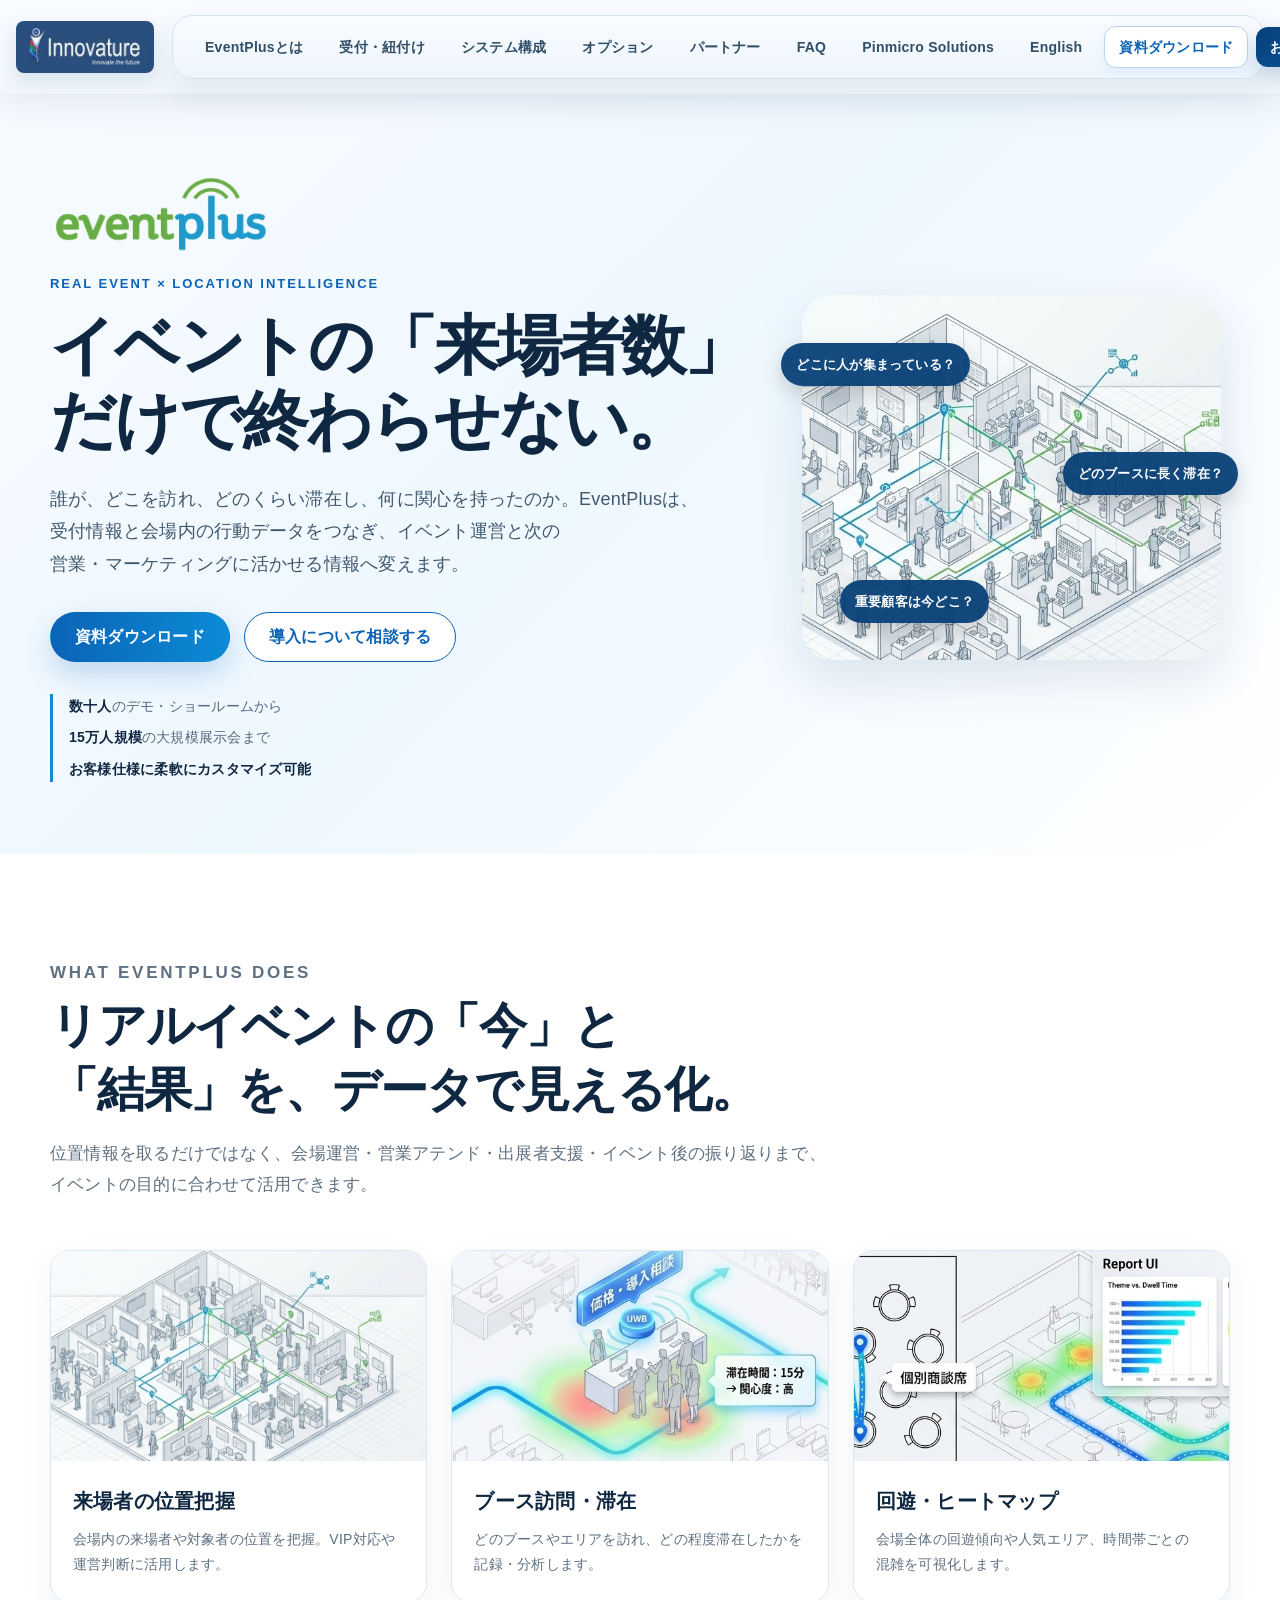
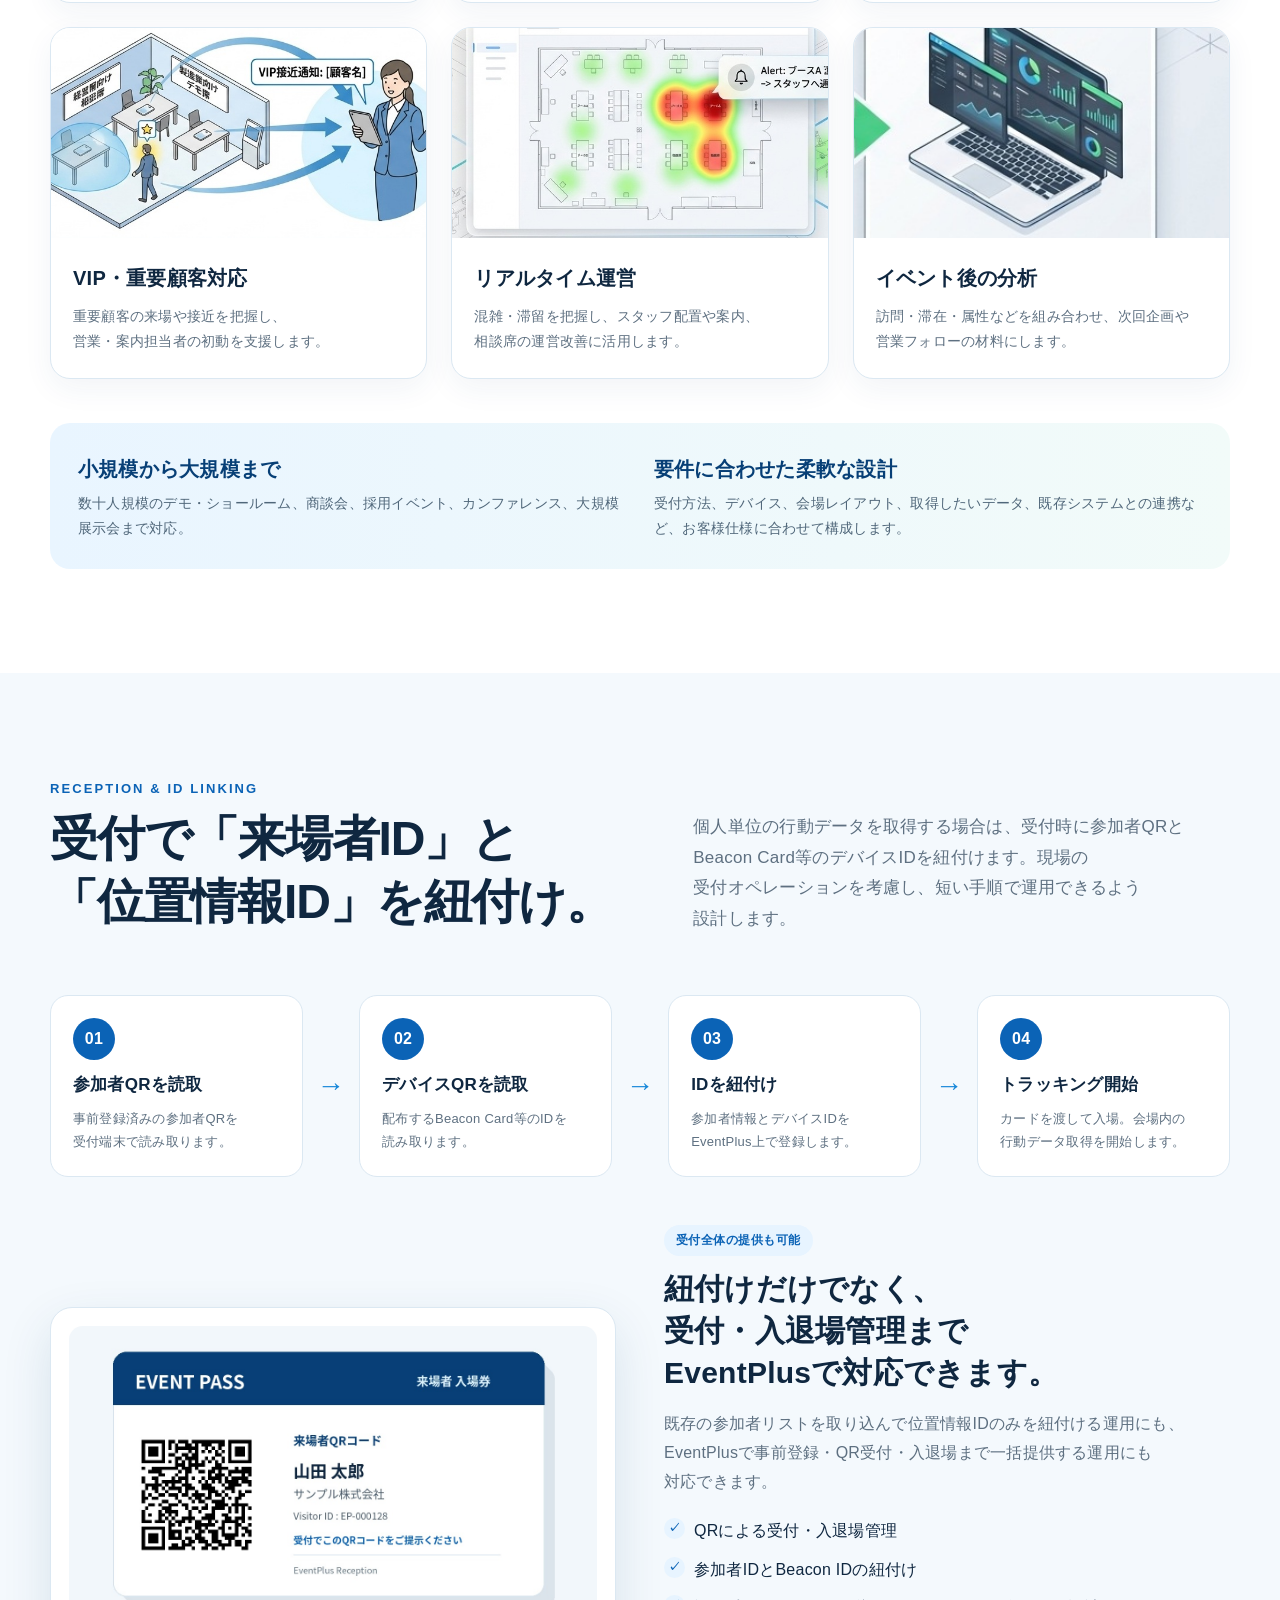
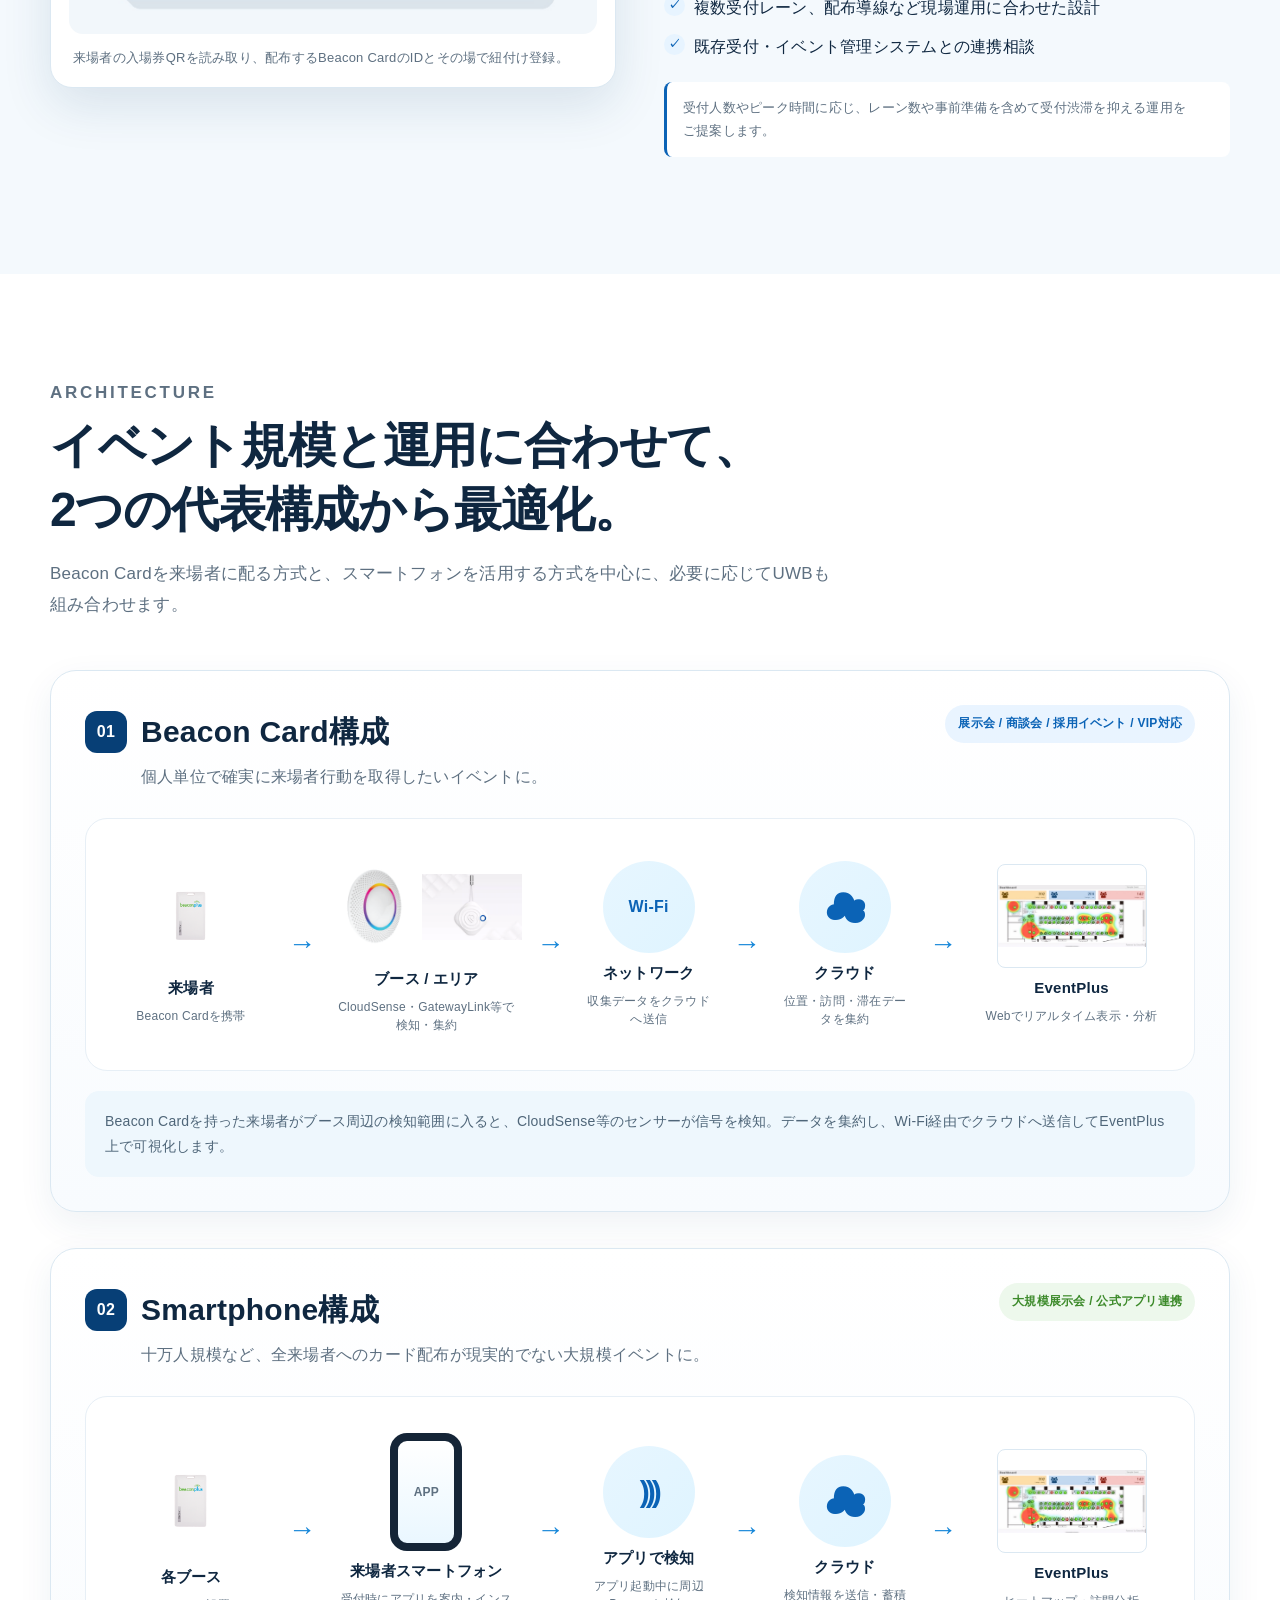
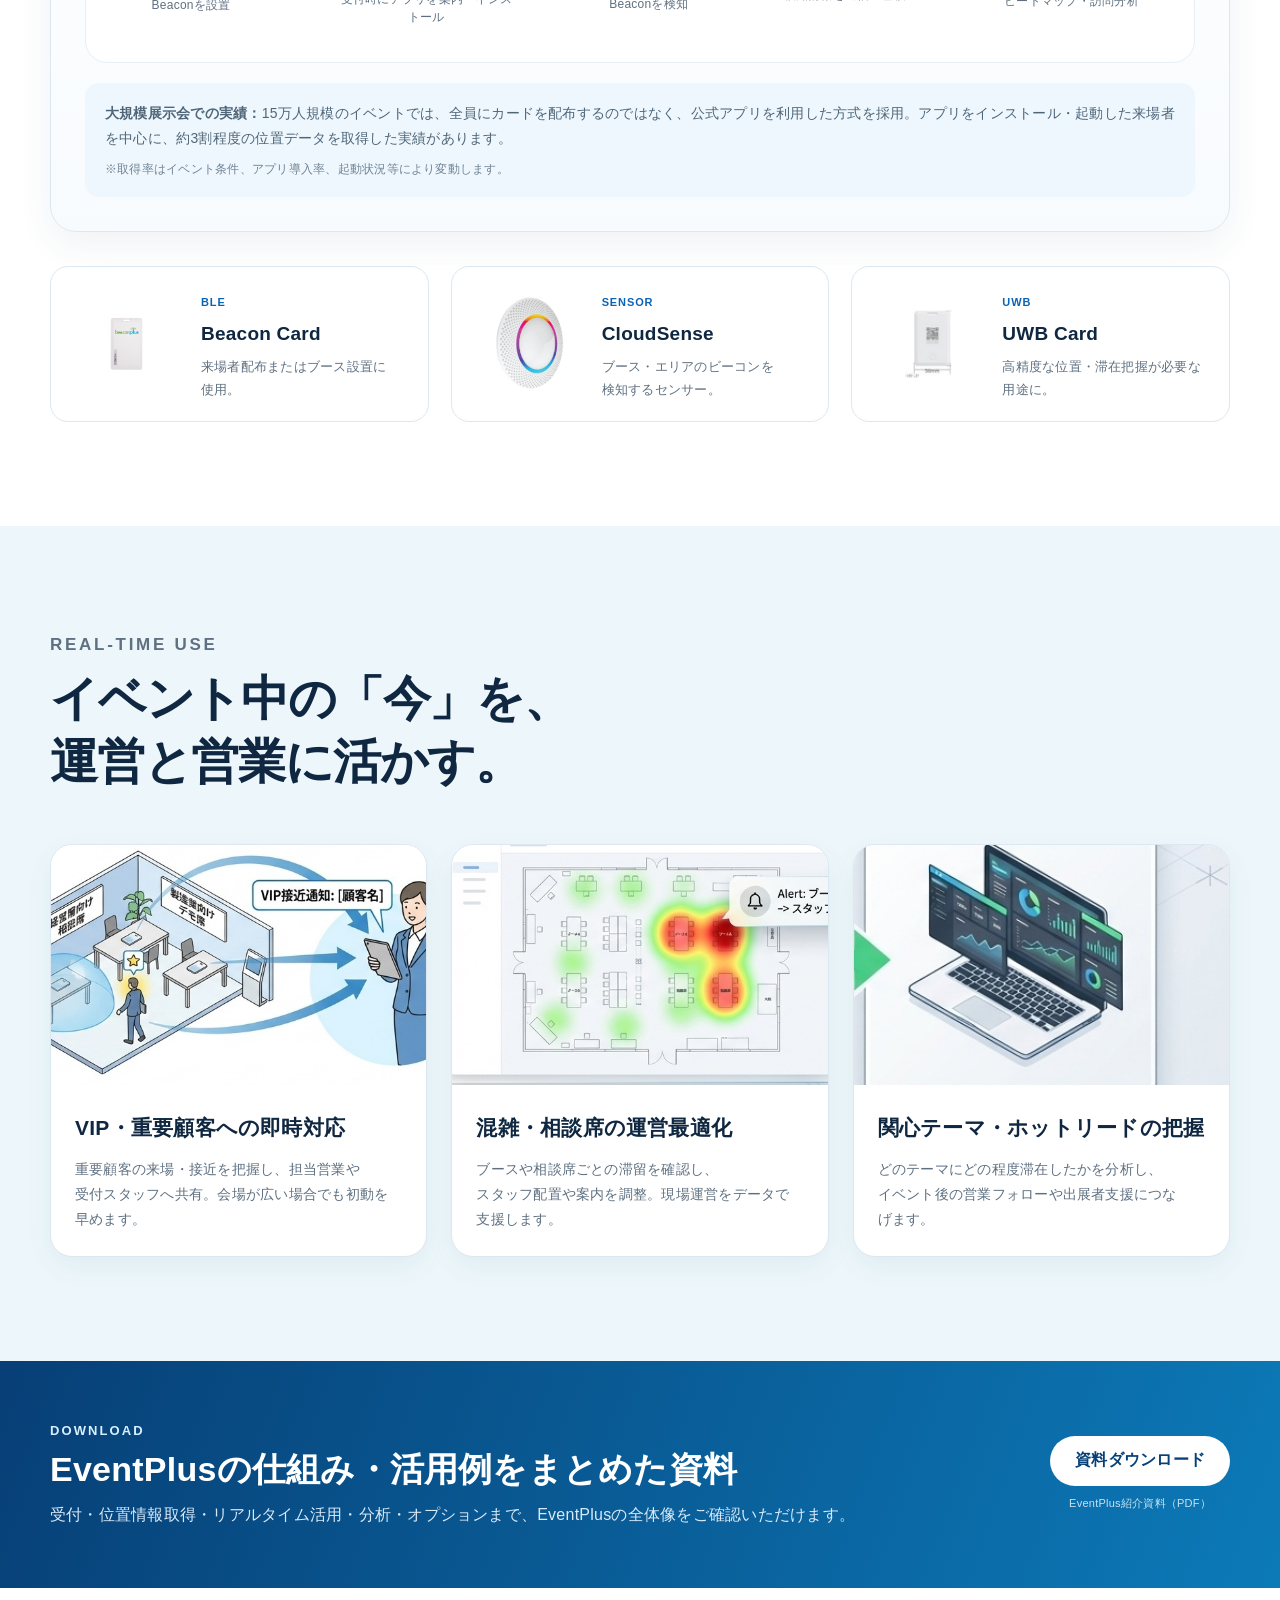
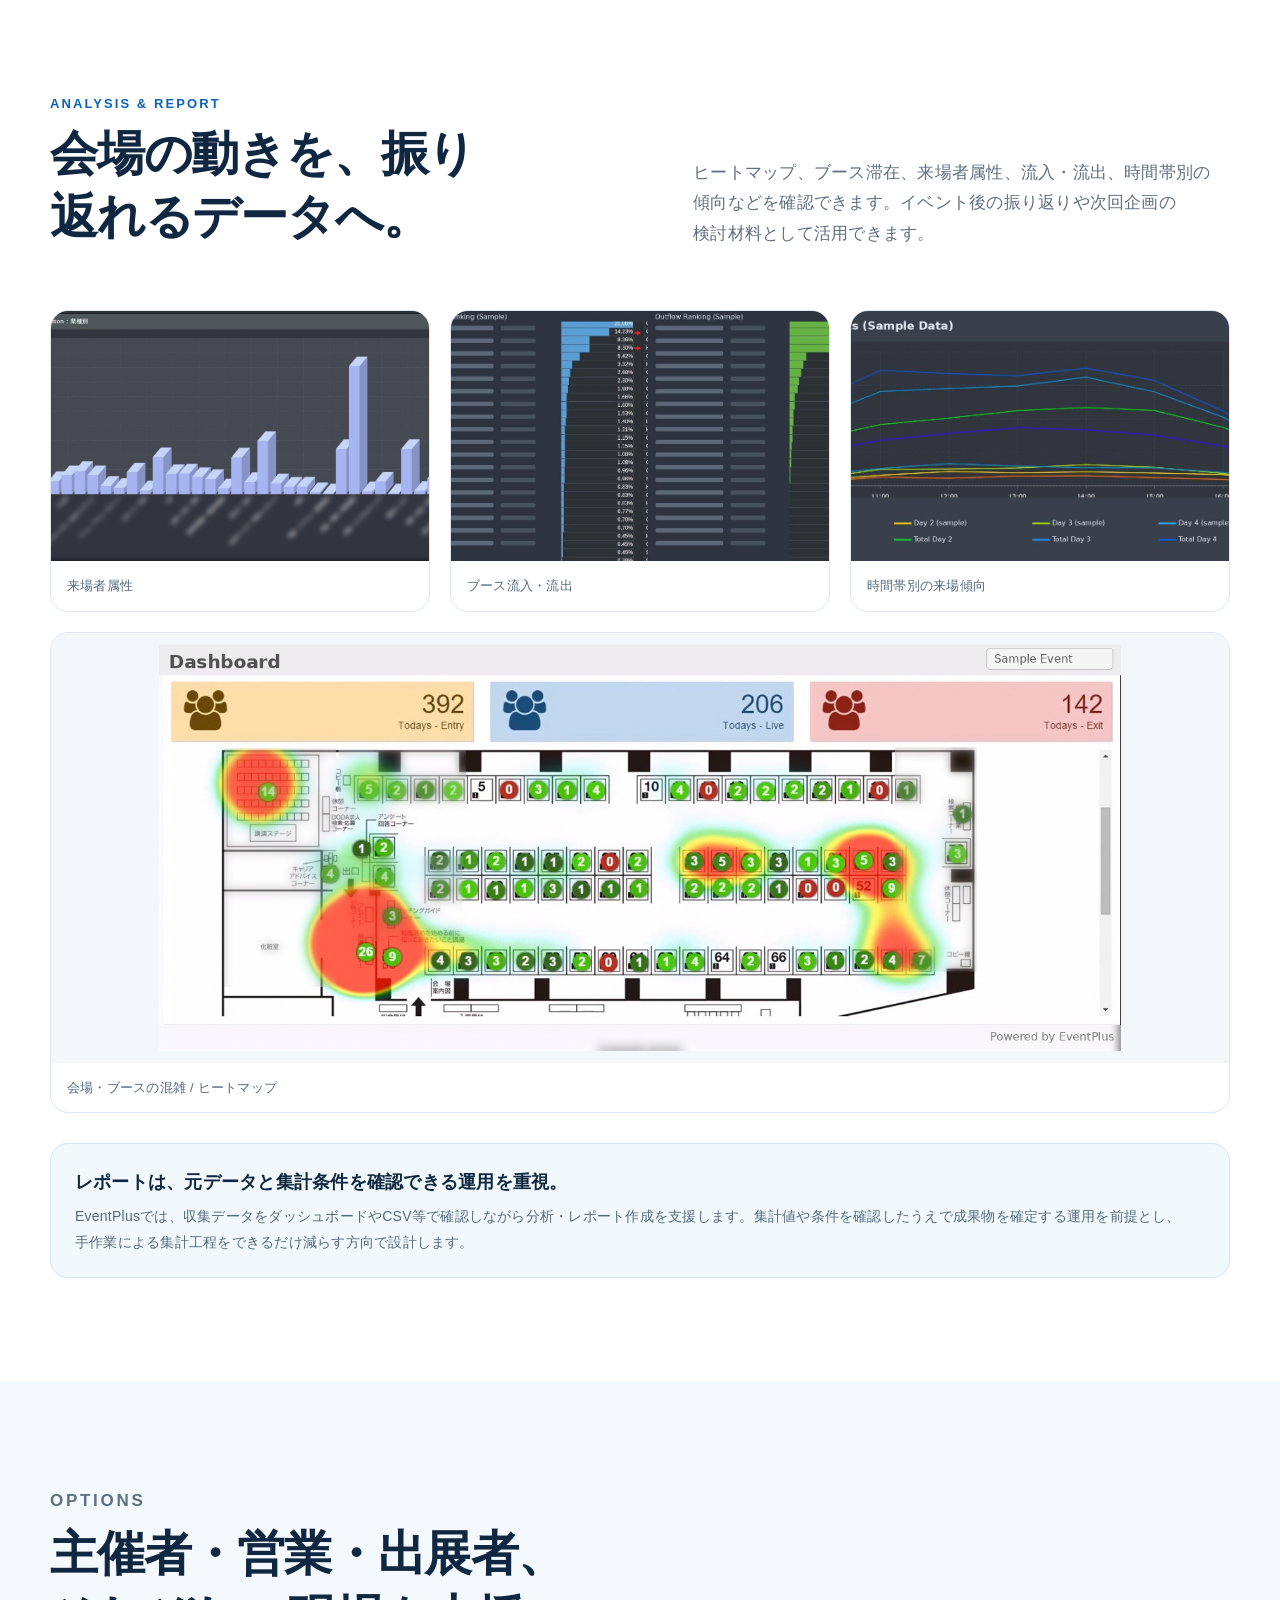
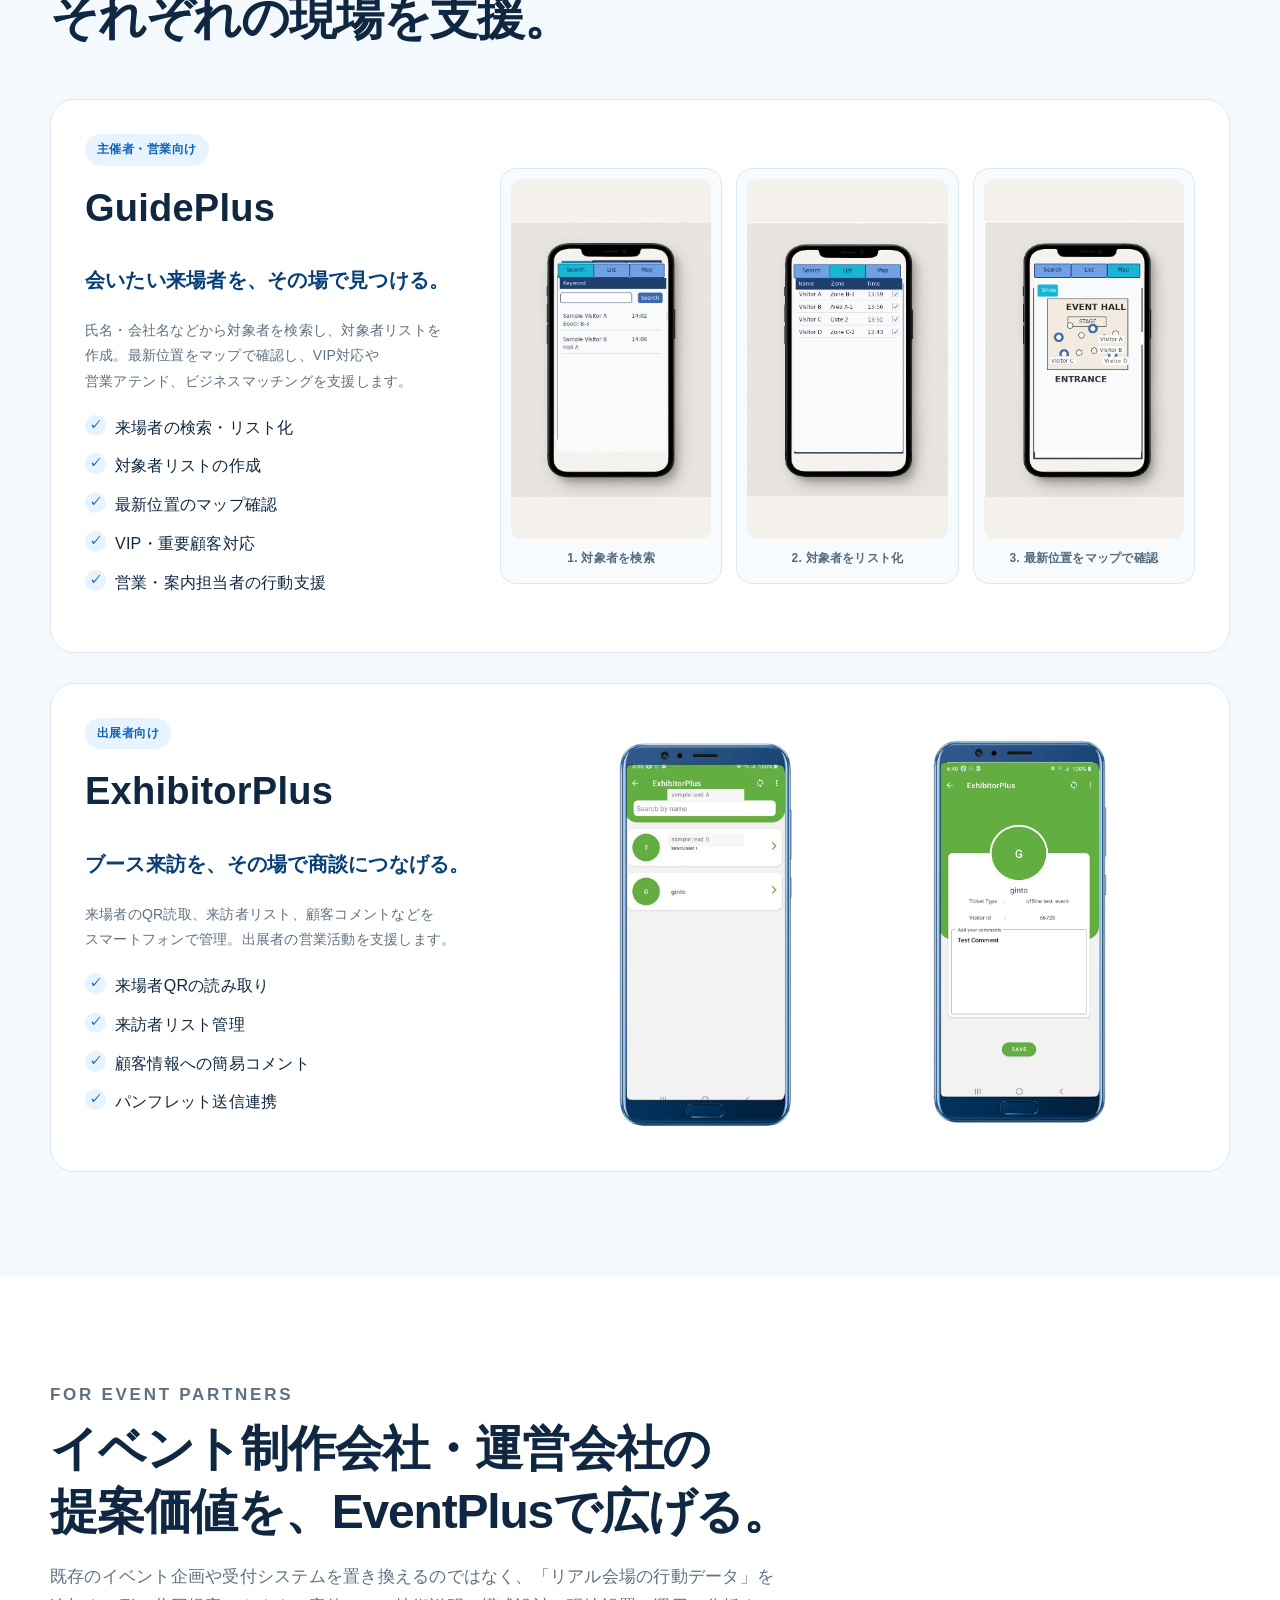
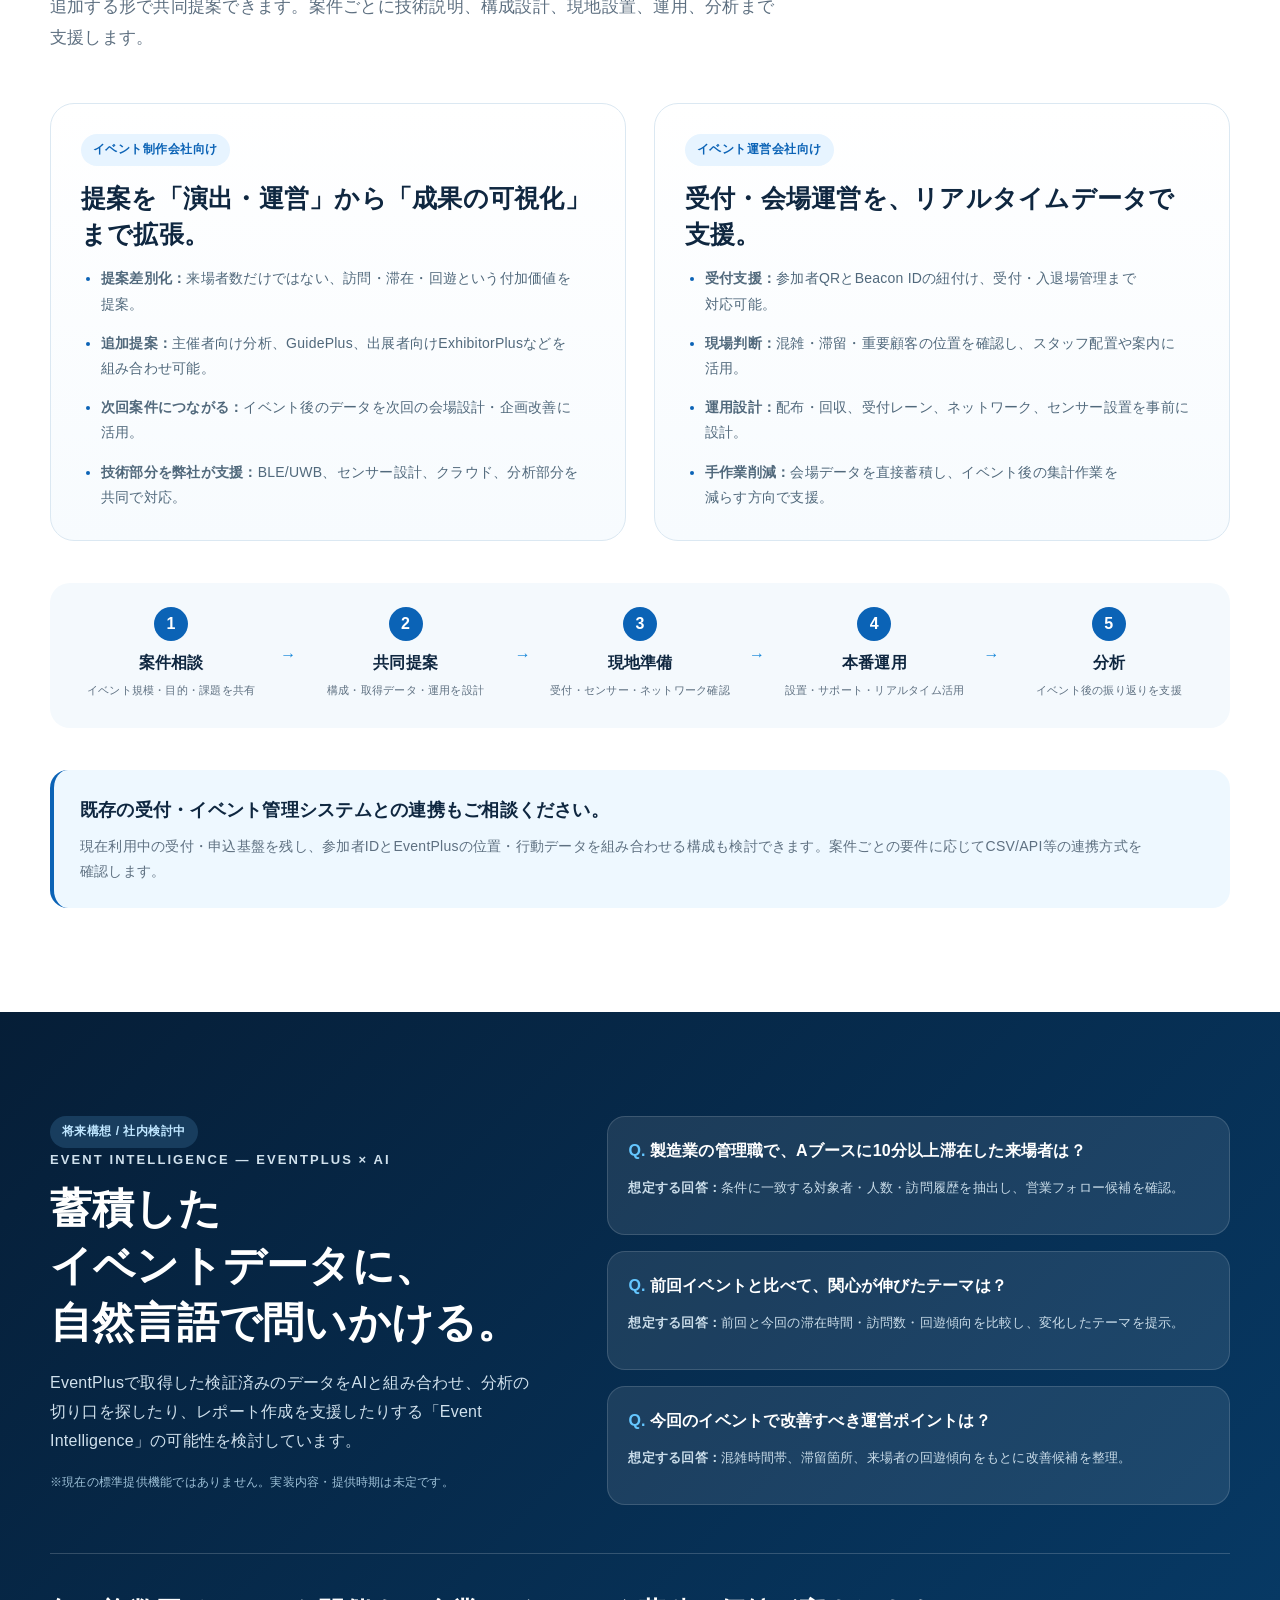
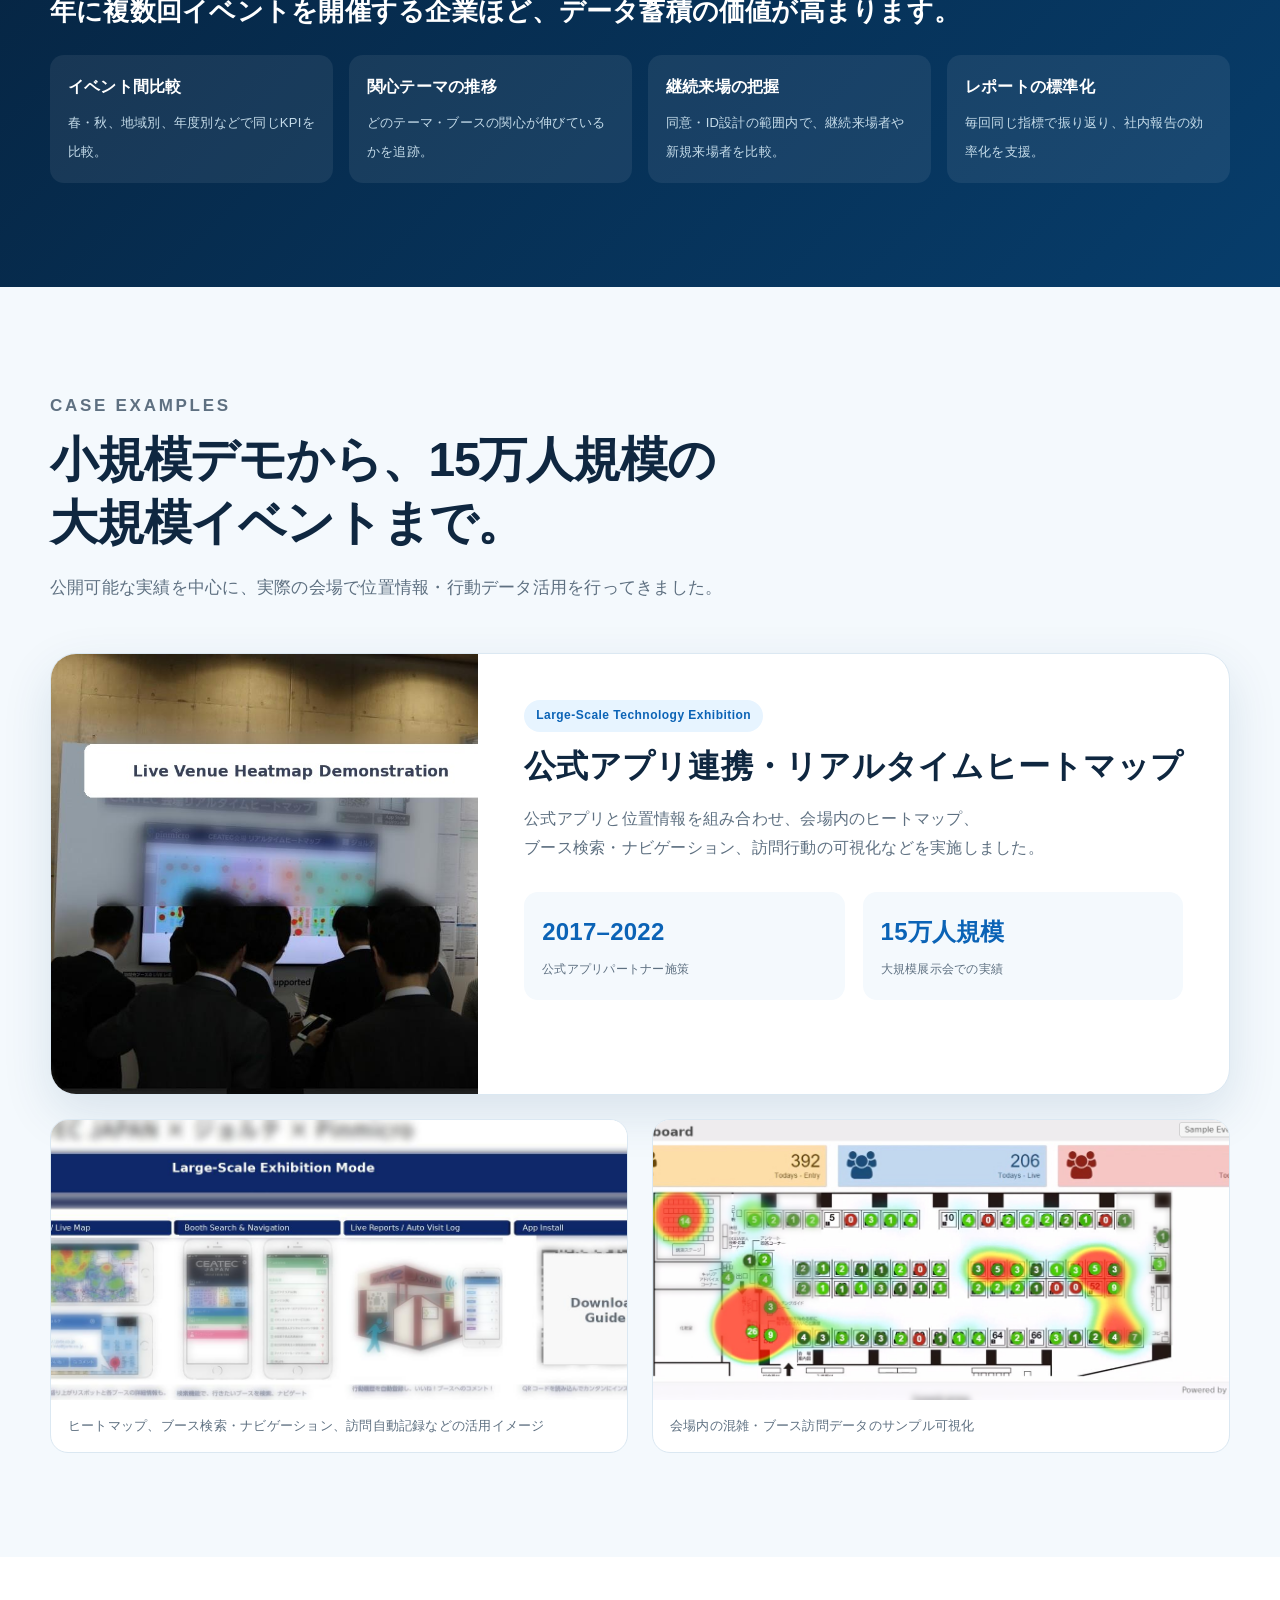
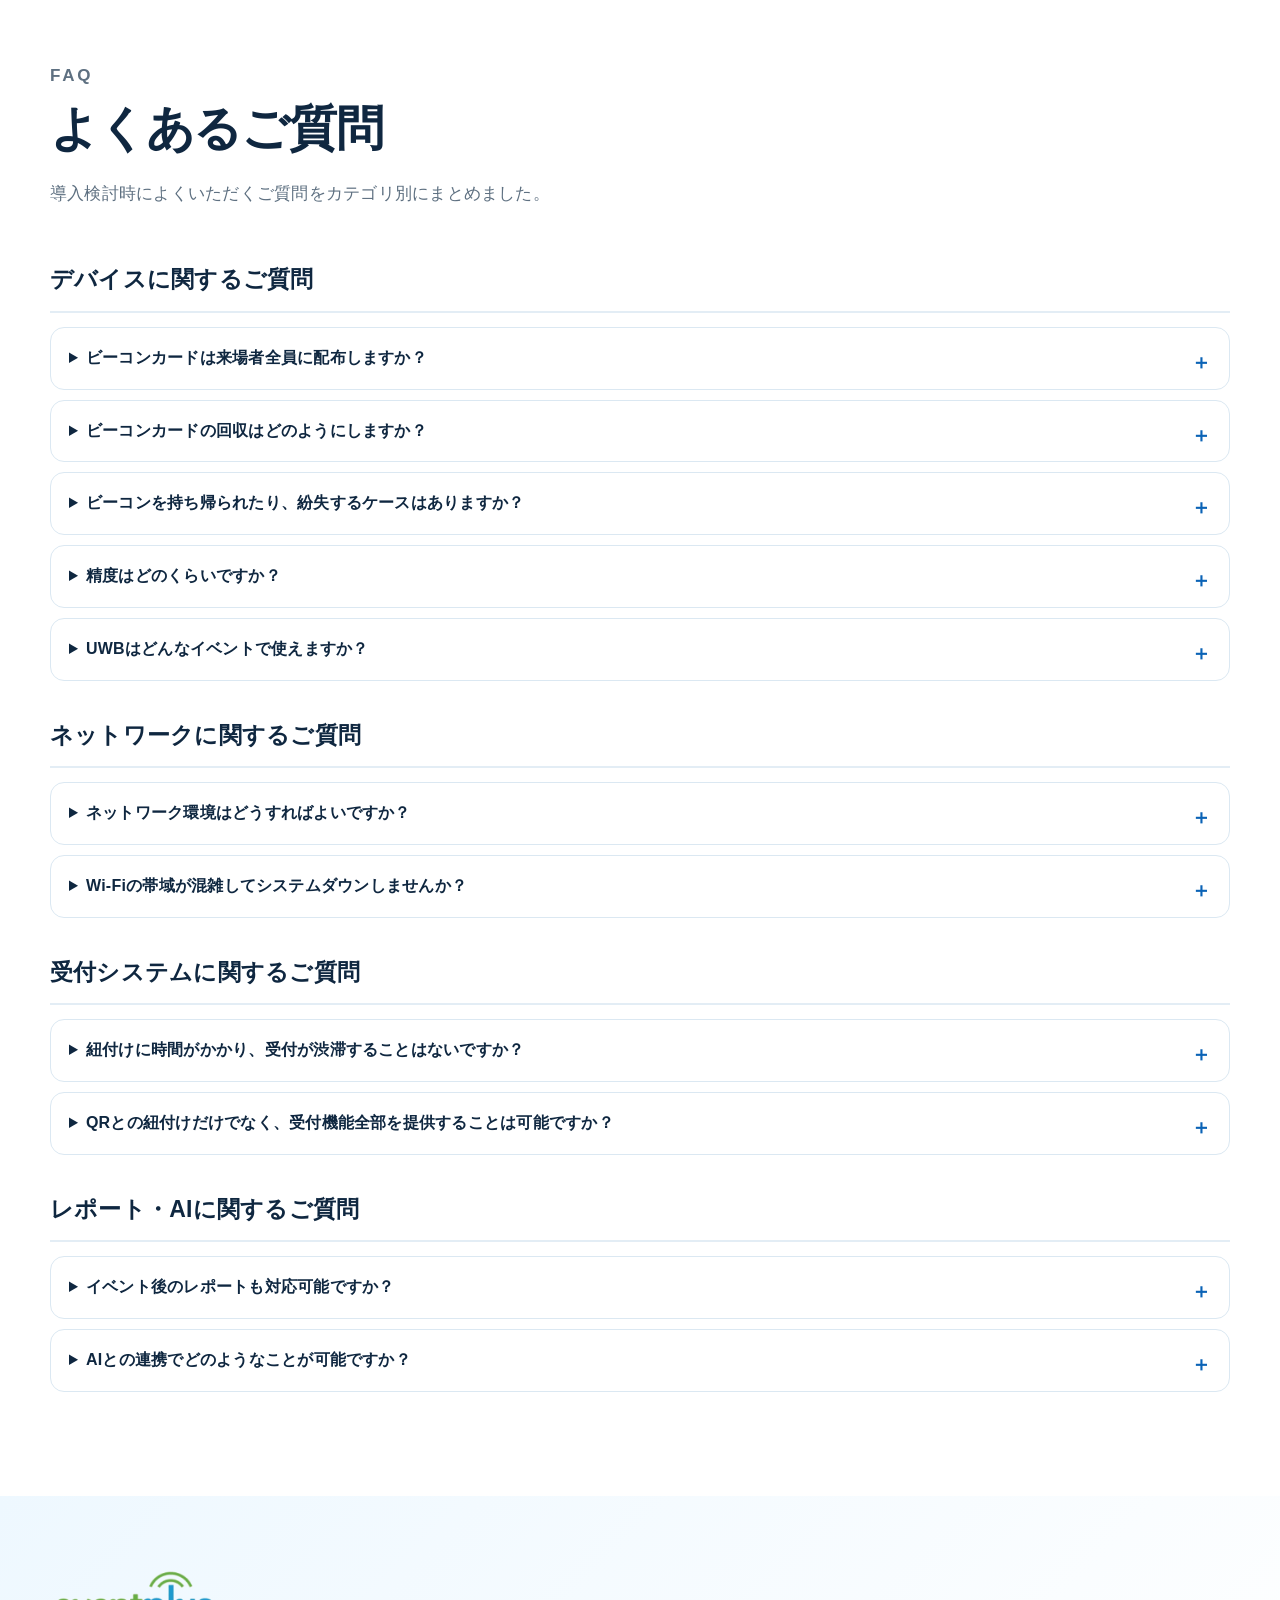
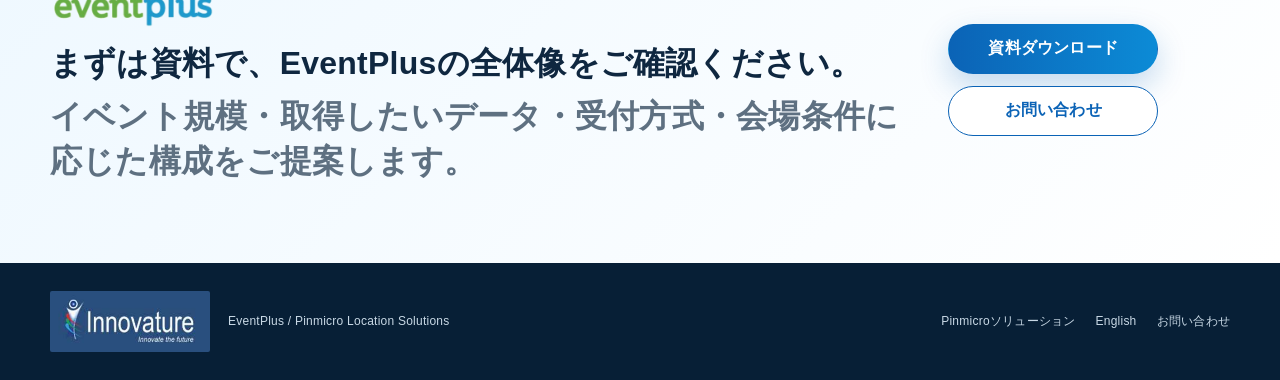
<file: eventplus/index.html>
<!doctype html>
<html lang="ja">
<head>
  <meta charset="utf-8" />
  <meta name="viewport" content="width=device-width, initial-scale=1" />
  <title>EventPlus | リアルイベントの来場者行動を可視化</title>
  <meta name="description" content="EventPlusは、受付情報とBLE・スマートフォン・UWBによる位置情報を組み合わせ、ブース訪問、滞在、回遊、混雑、VIP対応、イベント後の分析を支援するリアルイベント向けソリューションです。" />
  <meta name="theme-color" content="#0b5ea8" />
  <link rel="stylesheet" href="styles.css?v=6" />
</head>
<body>
<header class="site-header" id="top">
  <div class="container header-inner">
    <a class="company-brand" href="#top" aria-label="Innovature Technologies トップへ">
      <img src="assets/innovature-logo.jpg?v=6" alt="Innovature Technologies" />
    </a>
    <button class="menu-button" aria-controls="global-nav" aria-expanded="false">メニュー</button>
    <nav class="global-nav" id="global-nav" aria-label="主要ナビゲーション">
      <a href="#about">EventPlusとは</a>
      <a href="#reception">受付・紐付け</a>
      <a href="#architecture">システム構成</a>
      <a href="#options">オプション</a>
      <a href="#partners">パートナー</a>
      <a href="#faq">FAQ</a>
      <a href="../">Pinmicro Solutions</a>
      <a href="en/" lang="en">English</a>
      <a class="nav-download"
   href="assets/eventplus_Spatial_DX.pdf"
   download="EventPlus_Spatial_DX.pdf">
  資料ダウンロード
</a>
      <a class="nav-contact" href="https://innovaturetech.com/solutions-and-services-inquiries/">お問い合わせ</a>
    </nav>
  </div>
</header>

<main>
  <section class="hero">
    <div class="container hero-grid">
      <div class="hero-copy">
        <img class="product-logo" src="assets/eventplus-logo-transparent.png?v=6" alt="EventPlus" />
        <p class="eyebrow">REAL EVENT × LOCATION INTELLIGENCE</p>
        <h1 class="hero-title"><span>イベントの「来場者数」</span><span>だけで終わらせない。</span></h1>
        <p class="hero-lead">誰が、どこを訪れ、どのくらい滞在し、何に関心を持ったのか。EventPlusは、受付情報と会場内の行動データをつなぎ、イベント運営と次の営業・マーケティングに活かせる情報へ変えます。</p>
        <div class="hero-actions">
         <a class="button primary"
   href="assets/eventplus_Spatial_DX.pdf"
   download="EventPlus_Spatial_DX.pdf">
  資料ダウンロード
</a>
          <a class="button secondary" href="https://innovaturetech.com/solutions-and-services-inquiries/">導入について相談する</a>
        </div>
        <div class="hero-proof">
          <span><b>数十人</b>のデモ・ショールームから</span>
          <span><b>15万人規模</b>の大規模展示会まで</span>
          <span><b>お客様仕様に柔軟にカスタマイズ可能</b></span>
        </div>
      </div>
      <div class="hero-visual">
        <img src="assets/hero-venue.jpg?v=6" alt="イベント会場内の位置・行動データを可視化するイメージ" />
        <div class="float-chip chip-one">どこに人が集まっている？</div>
        <div class="float-chip chip-two">どのブースに長く滞在？</div>
        <div class="float-chip chip-three">重要顧客は今どこ？</div>
      </div>
    </div>
  </section>

  <section class="section intro" id="about">
    <div class="container">
      <div class="section-heading narrow">
        <p class="section-kicker">WHAT EVENTPLUS DOES</p>
        <h2 class="balanced-heading eventplus-result-heading"><span class="phrase-group">リアルイベントの「今」と</span><wbr><span class="phrase-group">「結果」を、</span><wbr><span class="phrase-group">データで見える化。</span></h2>
        <p>位置情報を取るだけではなく、会場運営・営業アテンド・出展者支援・イベント後の振り返りまで、イベントの目的に合わせて活用できます。</p>
      </div>

      <div class="feature-grid">
        <article class="visual-card">
          <img src="assets/feature-location.jpg?v=6" alt="会場内の位置情報イメージ" />
          <div><h3>来場者の位置把握</h3><p>会場内の来場者や対象者の位置を把握。VIP対応や運営判断に活用します。</p></div>
        </article>
        <article class="visual-card">
          <img src="assets/feature-dwell.jpg?v=6" alt="ブース滞在時間の分析画面" />
          <div><h3>ブース訪問・滞在</h3><p>どのブースやエリアを訪れ、どの程度滞在したかを記録・分析します。</p></div>
        </article>
        <article class="visual-card">
          <img src="assets/feature-route.jpg?v=6" alt="ヒートマップ画面" />
          <div><h3>回遊・ヒートマップ</h3><p>会場全体の回遊傾向や人気エリア、時間帯ごとの混雑を可視化します。</p></div>
        </article>
        <article class="visual-card">
          <img src="assets/feature-vip.jpg?v=6" alt="VIP来場者対応のイメージ" />
          <div><h3>VIP・重要顧客対応</h3><p>重要顧客の来場や接近を把握し、営業・案内担当者の初動を支援します。</p></div>
        </article>
        <article class="visual-card">
          <img src="assets/feature-realtime.jpg?v=6" alt="会場混雑可視化のイメージ" />
          <div><h3>リアルタイム運営</h3><p>混雑・滞留を把握し、スタッフ配置や案内、相談席の運営改善に活用します。</p></div>
        </article>
        <article class="visual-card">
          <img src="assets/feature-analysis.jpg?v=6" alt="来場者関心分析のイメージ" />
          <div><h3>イベント後の分析</h3><p>訪問・滞在・属性などを組み合わせ、次回企画や営業フォローの材料にします。</p></div>
        </article>
      </div>

      <div class="flex-band">
        <div><strong>小規模から大規模まで</strong><span>数十人規模のデモ・ショールーム、商談会、採用イベント、カンファレンス、大規模展示会まで対応。</span></div>
        <div><strong>要件に合わせた柔軟な設計</strong><span>受付方法、デバイス、会場レイアウト、取得したいデータ、既存システムとの連携など、お客様仕様に合わせて構成します。</span></div>
      </div>
    </div>
  </section>

  <section class="section reception-section" id="reception">
    <div class="container">
      <div class="split-heading">
        <div>
          <p class="section-kicker">RECEPTION & ID LINKING</p>
          <h2>受付で「来場者ID」と「位置情報ID」を紐付け。</h2>
        </div>
        <p>個人単位の行動データを取得する場合は、受付時に参加者QRとBeacon Card等のデバイスIDを紐付けます。現場の受付オペレーションを考慮し、短い手順で運用できるよう設計します。</p>
      </div>

      <div class="steps" aria-label="受付紐付け4ステップ">
        <div class="step"><span class="step-no">01</span><h3>参加者QRを読取</h3><p>事前登録済みの参加者QRを受付端末で読み取ります。</p></div>
        <div class="step-arrow">→</div>
        <div class="step"><span class="step-no">02</span><h3>デバイスQRを読取</h3><p>配布するBeacon Card等のIDを読み取ります。</p></div>
        <div class="step-arrow">→</div>
        <div class="step"><span class="step-no">03</span><h3>IDを紐付け</h3><p>参加者情報とデバイスIDをEventPlus上で登録します。</p></div>
        <div class="step-arrow">→</div>
        <div class="step"><span class="step-no">04</span><h3>トラッキング開始</h3><p>カードを渡して入場。会場内の行動データ取得を開始します。</p></div>
      </div>

      <div class="reception-grid">
        <figure class="screen-card">
          <img src="assets/reception-ticket.jpg?v=6" alt="QRコード付き来場者入場券のイメージ" />
          <figcaption>来場者の入場券QRを読み取り、配布するBeacon CardのIDとその場で紐付け登録。</figcaption>
        </figure>
        <div class="reception-copy">
          <span class="small-label">受付全体の提供も可能</span>
          <h3>紐付けだけでなく、受付・入退場管理までEventPlusで対応できます。</h3>
          <p>既存の参加者リストを取り込んで位置情報IDのみを紐付ける運用にも、EventPlusで事前登録・QR受付・入退場まで一括提供する運用にも対応できます。</p>
          <ul class="check-list">
            <li>QRによる受付・入退場管理</li>
            <li>参加者IDとBeacon IDの紐付け</li>
            <li>複数受付レーン、配布導線など現場運用に合わせた設計</li>
            <li>既存受付・イベント管理システムとの連携相談</li>
          </ul>
          <p class="note">受付人数やピーク時間に応じ、レーン数や事前準備を含めて受付渋滞を抑える運用をご提案します。</p>
        </div>
      </div>
    </div>
  </section>

  <section class="section architecture-section" id="architecture">
    <div class="container">
      <div class="section-heading">
        <p class="section-kicker">ARCHITECTURE</p>
        <h2>イベント規模と運用に合わせて、2つの代表構成から最適化。</h2>
        <p>Beacon Cardを来場者に配る方式と、スマートフォンを活用する方式を中心に、必要に応じてUWBも組み合わせます。</p>
      </div>

      <article class="architecture-card">
        <div class="arch-head">
          <div><span class="arch-number">01</span><h3>Beacon Card構成</h3><p>個人単位で確実に来場者行動を取得したいイベントに。</p></div>
          <div class="recommend-tag">展示会 / 商談会 / 採用イベント / VIP対応</div>
        </div>
        <div class="arch-diagram beacon-flow">
          <div class="arch-node person-node">
            <img src="assets/beacon-card.png?v=6" alt="Beacon Card" />
            <b>来場者</b><span>Beacon Cardを携帯</span>
          </div>
          <span class="flow-arrow">→</span>
          <div class="arch-node dual-device">
            <div class="dual-images"><img src="assets/cloudsense-sensor.png?v=6" alt="CloudSense センサー" /><img src="assets/gatewaylink.png?v=6" alt="GatewayLink" /></div>
            <b>ブース / エリア</b><span>CloudSense・GatewayLink等で検知・集約</span>
          </div>
          <span class="flow-arrow">→</span>
          <div class="arch-node network-node"><div class="network-icon">Wi‑Fi</div><b>ネットワーク</b><span>収集データをクラウドへ送信</span></div>
          <span class="flow-arrow">→</span>
          <div class="arch-node cloud-node"><div class="cloud-icon">☁</div><b>クラウド</b><span>位置・訪問・滞在データを集約</span></div>
          <span class="flow-arrow">→</span>
          <div class="arch-node web-node"><img src="assets/heatmap-dashboard.png?v=6" alt="EventPlus Web画面" /><b>EventPlus</b><span>Webでリアルタイム表示・分析</span></div>
        </div>
        <div class="arch-explain">Beacon Cardを持った来場者がブース周辺の検知範囲に入ると、CloudSense等のセンサーが信号を検知。データを集約し、Wi‑Fi経由でクラウドへ送信してEventPlus上で可視化します。</div>
      </article>

      <article class="architecture-card smartphone-arch">
        <div class="arch-head">
          <div><span class="arch-number">02</span><h3>Smartphone構成</h3><p>十万人規模など、全来場者へのカード配布が現実的でない大規模イベントに。</p></div>
          <div class="recommend-tag green">大規模展示会 / 公式アプリ連携</div>
        </div>
        <div class="arch-diagram smartphone-flow">
          <div class="arch-node booth-beacon"><img src="assets/beacon-card.png?v=6" alt="ブース設置Beacon" /><b>各ブース</b><span>Beaconを設置</span></div>
          <span class="flow-arrow">→</span>
          <div class="arch-node phone-node"><div class="phone-shell"><span>APP</span></div><b>来場者スマートフォン</b><span>受付時にアプリを案内・インストール</span></div>
          <span class="flow-arrow">→</span>
          <div class="arch-node detect-node"><div class="radio-icon">)))</div><b>アプリで検知</b><span>アプリ起動中に周辺Beaconを検知</span></div>
          <span class="flow-arrow">→</span>
          <div class="arch-node cloud-node"><div class="cloud-icon">☁</div><b>クラウド</b><span>検知情報を送信・蓄積</span></div>
          <span class="flow-arrow">→</span>
          <div class="arch-node web-node"><img src="assets/heatmap-dashboard.png?v=6" alt="EventPlus Web画面" /><b>EventPlus</b><span>ヒートマップ・訪問分析</span></div>
        </div>
        <div class="arch-explain"><strong>大規模展示会での実績：</strong>15万人規模のイベントでは、全員にカードを配布するのではなく、公式アプリを利用した方式を採用。アプリをインストール・起動した来場者を中心に、約3割程度の位置データを取得した実績があります。<small>※取得率はイベント条件、アプリ導入率、起動状況等により変動します。</small></div>
      </article>

      <div class="device-row">
        <article class="device-mini"><img src="assets/beacon-card.png?v=6" alt="Beacon Card" /><div><span>BLE</span><h3>Beacon Card</h3><p>来場者配布またはブース設置に使用。</p></div></article>
        <article class="device-mini"><img src="assets/cloudsense-sensor.png?v=6" alt="CloudSense センサー" /><div><span>SENSOR</span><h3>CloudSense</h3><p>ブース・エリアのビーコンを検知するセンサー。</p></div></article>
        <article class="device-mini"><img src="assets/uwb-card-clean.png?v=6" alt="UWB Card" /><div><span>UWB</span><h3>UWB Card</h3><p>高精度な位置・滞在把握が必要な用途に。</p></div></article>
      </div>
    </div>
  </section>

  <section class="section realtime-section" id="usecases">
    <div class="container">
      <div class="section-heading">
        <p class="section-kicker">REAL-TIME USE</p>
        <h2>イベント中の「今」を、運営と営業に活かす。</h2>
      </div>
      <div class="usecase-grid">
        <article class="usecase-card"><img src="assets/feature-vip.jpg?v=6" alt="VIP・重要顧客対応のイメージ" /><div><h3>VIP・重要顧客への即時対応</h3><p>重要顧客の来場・接近を把握し、担当営業や受付スタッフへ共有。会場が広い場合でも初動を早めます。</p></div></article>
        <article class="usecase-card"><img src="assets/feature-realtime.jpg?v=6" alt="リアルタイム運営のイメージ" /><div><h3>混雑・相談席の運営最適化</h3><p>ブースや相談席ごとの滞留を確認し、スタッフ配置や案内を調整。現場運営をデータで支援します。</p></div></article>
        <article class="usecase-card"><img src="assets/feature-analysis.jpg?v=6" alt="イベント後の分析イメージ" /><div><h3>関心テーマ・ホットリードの把握</h3><p>どのテーマにどの程度滞在したかを分析し、イベント後の営業フォローや出展者支援につなげます。</p></div></article>
      </div>
    </div>
  </section>

  <section class="download-band" id="download">
    <div class="container download-grid">
      <div><p class="section-kicker light">DOWNLOAD</p><h2>EventPlusの仕組み・活用例をまとめた資料</h2><p>受付・位置情報取得・リアルタイム活用・分析・オプションまで、EventPlusの全体像をご確認いただけます。</p></div>
      <div class="download-action">
<a class="button white"
   href="assets/eventplus_Spatial_DX.pdf"
   download="EventPlus_Spatial_DX.pdf">
  資料ダウンロード
</a>
  <small>EventPlus紹介資料（PDF）</small>
</div>
    </div>
  </section>

  <section class="section analysis-section" id="analysis">
    <div class="container">
      <div class="split-heading">
        <div><p class="section-kicker">ANALYSIS & REPORT</p><h2>会場の動きを、振り返れるデータへ。</h2></div>
        <p>ヒートマップ、ブース滞在、来場者属性、流入・流出、時間帯別の傾向などを確認できます。イベント後の振り返りや次回企画の検討材料として活用できます。</p>
      </div>
      <div class="analysis-grid balanced">
        <figure><img src="assets/analysis-industry.jpg?v=6" alt="来場者属性分析" /><figcaption>来場者属性</figcaption></figure>
        <figure><img src="assets/analysis-flow.jpg?v=6" alt="流入流出分析" /><figcaption>ブース流入・流出</figcaption></figure>
        <figure><img src="assets/analysis-time.jpg?v=6" alt="時間帯別分析" /><figcaption>時間帯別の来場傾向</figcaption></figure>
        <figure class="analysis-heatmap"><img src="assets/heatmap-dashboard.png?v=6" alt="ヒートマップ分析画面" /><figcaption>会場・ブースの混雑 / ヒートマップ</figcaption></figure>
      </div>
      <div class="quality-note">
        <strong>レポートは、元データと集計条件を確認できる運用を重視。</strong>
        <p>EventPlusでは、収集データをダッシュボードやCSV等で確認しながら分析・レポート作成を支援します。集計値や条件を確認したうえで成果物を確定する運用を前提とし、手作業による集計工程をできるだけ減らす方向で設計します。</p>
      </div>
    </div>
  </section>

  <section class="section options-section" id="options">
    <div class="container">
      <div class="section-heading">
        <p class="section-kicker">OPTIONS</p>
        <h2>主催者・営業・出展者、それぞれの現場を支援。</h2>
      </div>
      <div class="option-grid">
        <article class="option-card guide guide-wide">
          <div class="option-copy">
            <span class="option-type">主催者・営業向け</span>
            <h3>GuidePlus</h3>
            <p class="option-lead">会いたい来場者を、その場で見つける。</p>
            <p>氏名・会社名などから対象者を検索し、対象者リストを作成。最新位置をマップで確認し、VIP対応や営業アテンド、ビジネスマッチングを支援します。</p>
            <ul class="check-list"><li>来場者の検索・リスト化</li><li>対象者リストの作成</li><li>最新位置のマップ確認</li><li>VIP・重要顧客対応</li><li>営業・案内担当者の行動支援</li></ul>
          </div>
          <div class="guide-screens" aria-label="GuidePlus画面イメージ">
            <figure><img src="assets/guide-search.jpg?v=6" alt="GuidePlus 検索画面" /><figcaption>1. 対象者を検索</figcaption></figure>
            <figure><img src="assets/guide-list.jpg?v=6" alt="GuidePlus リスト画面" /><figcaption>2. 対象者をリスト化</figcaption></figure>
            <figure><img src="assets/guide-map.jpg?v=6" alt="GuidePlus マップ画面" /><figcaption>3. 最新位置をマップで確認</figcaption></figure>
          </div>
        </article>

        <article class="option-card exhibitor">
          <div class="option-copy">
            <span class="option-type">出展者向け</span>
            <h3>ExhibitorPlus</h3>
            <p class="option-lead">ブース来訪を、その場で商談につなげる。</p>
            <p>来場者のQR読取、来訪者リスト、顧客コメントなどをスマートフォンで管理。出展者の営業活動を支援します。</p>
            <ul class="check-list"><li>来場者QRの読み取り</li><li>来訪者リスト管理</li><li>顧客情報への簡易コメント</li><li>パンフレット送信連携</li></ul>
          </div>
          <div class="exhibitor-phones"><img src="assets/exhibitor-list.png?v=6" alt="ExhibitorPlus 来訪者リスト" /><img src="assets/exhibitor-detail.png?v=6" alt="ExhibitorPlus 顧客コメント" /></div>
        </article>
      </div>
    </div>
  </section>

  <section class="section partner-section" id="partners">
    <div class="container">
      <div class="section-heading narrow">
        <p class="section-kicker">FOR EVENT PARTNERS</p>
        <h2>イベント制作会社・運営会社の提案価値を、EventPlusで広げる。</h2>
        <p>既存のイベント企画や受付システムを置き換えるのではなく、「リアル会場の行動データ」を追加する形で共同提案できます。案件ごとに技術説明、構成設計、現地設置、運用、分析まで支援します。</p>
      </div>

      <div class="partner-benefit-grid">
        <article class="partner-benefit">
          <span class="partner-label">イベント制作会社向け</span>
          <h3>提案を「演出・運営」から「成果の可視化」まで拡張。</h3>
          <ul>
            <li><b>提案差別化：</b>来場者数だけではない、訪問・滞在・回遊という付加価値を提案。</li>
            <li><b>追加提案：</b>主催者向け分析、GuidePlus、出展者向けExhibitorPlusなどを組み合わせ可能。</li>
            <li><b>次回案件につながる：</b>イベント後のデータを次回の会場設計・企画改善に活用。</li>
            <li><b>技術部分を弊社が支援：</b>BLE/UWB、センサー設計、クラウド、分析部分を共同で対応。</li>
          </ul>
        </article>
        <article class="partner-benefit">
          <span class="partner-label">イベント運営会社向け</span>
          <h3>受付・会場運営を、リアルタイムデータで支援。</h3>
          <ul>
            <li><b>受付支援：</b>参加者QRとBeacon IDの紐付け、受付・入退場管理まで対応可能。</li>
            <li><b>現場判断：</b>混雑・滞留・重要顧客の位置を確認し、スタッフ配置や案内に活用。</li>
            <li><b>運用設計：</b>配布・回収、受付レーン、ネットワーク、センサー設置を事前に設計。</li>
            <li><b>手作業削減：</b>会場データを直接蓄積し、イベント後の集計作業を減らす方向で支援。</li>
          </ul>
        </article>
      </div>

      <div class="partner-flow">
        <div><span>1</span><b>案件相談</b><p>イベント規模・目的・課題を共有</p></div>
        <i>→</i>
        <div><span>2</span><b>共同提案</b><p>構成・取得データ・運用を設計</p></div>
        <i>→</i>
        <div><span>3</span><b>現地準備</b><p>受付・センサー・ネットワーク確認</p></div>
        <i>→</i>
        <div><span>4</span><b>本番運用</b><p>設置・サポート・リアルタイム活用</p></div>
        <i>→</i>
        <div><span>5</span><b>分析</b><p>イベント後の振り返りを支援</p></div>
      </div>

      <div class="integration-note">
        <strong>既存の受付・イベント管理システムとの連携もご相談ください。</strong>
        <p>現在利用中の受付・申込基盤を残し、参加者IDとEventPlusの位置・行動データを組み合わせる構成も検討できます。案件ごとの要件に応じてCSV/API等の連携方式を確認します。</p>
      </div>
    </div>
  </section>

  <section class="section intelligence-section" id="intelligence">
    <div class="container intelligence-panel">
      <div class="intelligence-copy">
        <div class="future-badge">将来構想 / 社内検討中</div>
        <p class="section-kicker">EVENT INTELLIGENCE — EVENTPLUS × AI</p>
        <h2>蓄積したイベントデータに、自然言語で問いかける。</h2>
        <p>EventPlusで取得した検証済みのデータをAIと組み合わせ、分析の切り口を探したり、レポート作成を支援したりする「Event Intelligence」の可能性を検討しています。</p>
        <p class="caution">※現在の標準提供機能ではありません。実装内容・提供時期は未定です。</p>
      </div>
      <div class="ai-examples">
        <div class="ai-chat"><b>Q.</b><span>製造業の管理職で、Aブースに10分以上滞在した来場者は？</span><p><b>想定する回答：</b>条件に一致する対象者・人数・訪問履歴を抽出し、営業フォロー候補を確認。</p></div>
        <div class="ai-chat"><b>Q.</b><span>前回イベントと比べて、関心が伸びたテーマは？</span><p><b>想定する回答：</b>前回と今回の滞在時間・訪問数・回遊傾向を比較し、変化したテーマを提示。</p></div>
        <div class="ai-chat"><b>Q.</b><span>今回のイベントで改善すべき運営ポイントは？</span><p><b>想定する回答：</b>混雑時間帯、滞留箇所、来場者の回遊傾向をもとに改善候補を整理。</p></div>
      </div>
      <div class="recurring-benefit">
        <h3>年に複数回イベントを開催する企業ほど、データ蓄積の価値が高まります。</h3>
        <div class="recurring-grid">
          <div><b>イベント間比較</b><span>春・秋、地域別、年度別などで同じKPIを比較。</span></div>
          <div><b>関心テーマの推移</b><span>どのテーマ・ブースの関心が伸びているかを追跡。</span></div>
          <div><b>継続来場の把握</b><span>同意・ID設計の範囲内で、継続来場者や新規来場者を比較。</span></div>
          <div><b>レポートの標準化</b><span>毎回同じ指標で振り返り、社内報告の効率化を支援。</span></div>
        </div>
      </div>
    </div>
  </section>

  <section class="section case-section" id="case">
    <div class="container">
      <div class="section-heading">
        <p class="section-kicker">CASE EXAMPLES</p>
        <h2>小規模デモから、15万人規模の大規模イベントまで。</h2>
        <p>公開可能な実績を中心に、実際の会場で位置情報・行動データ活用を行ってきました。</p>
      </div>
      <article class="case-card">
        <div class="case-photo"><img src="assets/ceatec-photo.jpg?v=6" alt="大規模展示会でのリアルタイムヒートマップ展示" /></div>
        <div class="case-copy">
          <span class="case-label">Large-Scale Technology Exhibition</span>
          <h3>公式アプリ連携・リアルタイムヒートマップ</h3>
          <p>公式アプリと位置情報を組み合わせ、会場内のヒートマップ、ブース検索・ナビゲーション、訪問行動の可視化などを実施しました。</p>
          <div class="case-stats"><div><b>2017–2022</b><span>公式アプリパートナー施策</span></div><div><b>15万人規模</b><span>大規模展示会での実績</span></div></div>
        </div>
      </article>
      <div class="case-subgrid"><figure><img src="assets/ceatec-mode.jpg?v=6" alt="大規模展示会向けアプリモード" /><figcaption>ヒートマップ、ブース検索・ナビゲーション、訪問自動記録などの活用イメージ</figcaption></figure><figure><img src="assets/heatmap-dashboard.png?v=6" alt="ヒートマップ分析" /><figcaption>会場内の混雑・ブース訪問データのサンプル可視化</figcaption></figure></div>
    </div>
  </section>

  <section class="section faq-section" id="faq">
    <div class="container">
      <div class="section-heading narrow"><p class="section-kicker">FAQ</p><h2>よくあるご質問</h2><p>導入検討時によくいただくご質問をカテゴリ別にまとめました。</p></div>

      <div class="faq-category">
        <h3>デバイスに関するご質問</h3>
        <div class="faq-list">
          <details><summary>ビーコンカードは来場者全員に配布しますか？</summary><p>取得したいデータとイベント規模によります。個人単位で来場者全体の行動を把握する場合は全員配布が基本ですが、VIPや特定参加者だけを対象にする運用も可能です。十万人規模の大規模イベントでは、スマートフォン方式を推奨する場合があります。</p></details>
          <details><summary>ビーコンカードの回収はどのようにしますか？</summary><p>退場口での回収、専用回収ボックス、スタッフによる案内など、会場導線に合わせて設計します。入退場が複数箇所ある場合は、回収ポイントを複数設ける方法もあります。</p></details>
          <details><summary>ビーコンを持ち帰られたり、紛失するケースはありますか？</summary><p>一定の紛失リスクはあります。ネックストラップでの装着、退場時の返却案内、回収導線の明確化、予備在庫の準備などによりリスクを抑えます。</p></details>
          <details><summary>精度はどのくらいですか？</summary><p>BLEは「どのブース・ゾーンに滞在したか」というエリア判定を主目的とし、会場環境、遮蔽物、センサー配置等により精度は変動します。より高精度な位置測位が必要な場合はUWBをご提案します。</p></details>
          <details><summary>UWBはどんなイベントで使えますか？</summary><p>VIPや重要顧客の詳細な位置把握、商談席・相談テーブルの滞在分析、小規模な高精度デモ、限られたエリアの詳細な動線解析などに向いています。</p></details>
        </div>
      </div>

      <div class="faq-category">
        <h3>ネットワークに関するご質問</h3>
        <div class="faq-list">
          <details><summary>ネットワーク環境はどうすればよいですか？</summary><p>会場のWi‑Fi、インターネット回線、電源条件を事前に確認し、センサー・Gatewayの配置と合わせて構成を設計します。会場条件によってはLANやモバイル回線等も含めて検討します。</p></details>
          <details><summary>Wi‑Fiの帯域が混雑してシステムダウンしませんか？</summary><p>大規模イベントでは一般来場者用Wi‑Fiと同じ環境に依存しすぎないよう、専用SSID・専用回線・有線接続・モバイル回線などを含めて設計し、事前テストを行うことが重要です。会場環境に応じた冗長化や運用方法をご提案します。</p></details>
        </div>
      </div>

      <div class="faq-category">
        <h3>受付システムに関するご質問</h3>
        <div class="faq-list">
          <details><summary>紐付けに時間がかかり、受付が渋滞することはないですか？</summary><p>参加者QRとデバイスQRを連続して読み取るシンプルな手順にしています。想定来場者数とピーク時間に応じて受付レーンを増やす、Beacon Cardの配布工程を分ける、事前にデバイスを準備するなど、受付導線を設計することで渋滞を抑えます。</p></details>
          <details><summary>QRとの紐付けだけでなく、受付機能全部を提供することは可能ですか？</summary><p>可能です。事前登録、QR受付、入退場管理、参加者情報とBeacon IDの紐付けまでEventPlus側で提供する構成にも対応できます。</p></details>
        </div>
      </div>

      <div class="faq-category">
        <h3>レポート・AIに関するご質問</h3>
        <div class="faq-list">
          <details><summary>イベント後のレポートも対応可能ですか？</summary><p>可能です。ヒートマップ、ブース訪問、滞在時間、来場者属性、時間帯別傾向など、取得データをもとに分析・レポート作成を支援します。集計値と元データを確認しながら成果物を確定する運用を重視します。</p></details>
          <details><summary>AIとの連携でどのようなことが可能ですか？</summary><p>将来構想として、蓄積されたイベントデータに自然言語で問いかけ、条件に合う来場者や傾向を抽出する分析支援、前回イベントとの比較、レポート文章の作成支援などを検討しています。現時点では標準提供機能ではありません。</p></details>
        </div>
      </div>
    </div>
  </section>

  <section class="final-download">
    <div class="container final-download-grid">
      <div><img src="assets/eventplus-logo-transparent.png?v=6" alt="EventPlus" /><h2>まずは資料で、EventPlusの全体像をご確認ください。<h2><p>イベント規模・取得したいデータ・受付方式・会場条件に応じた構成をご提案します。</p></div>
      <div>
        <a class="button primary large"
   href="assets/eventplus_Spatial_DX.pdf"
   download="EventPlus_Spatial_DX.pdf">
  資料ダウンロード
</a>
        <a class="button secondary large" href="https://innovaturetech.com/solutions-and-services-inquiries/">お問い合わせ</a></div>
    </div>
  </section>
</main>

<footer class="site-footer">
  <div class="container footer-inner">
    <div class="footer-company"><img src="assets/innovature-logo.jpg?v=6" alt="Innovature Technologies" /><span>EventPlus / Pinmicro Location Solutions</span></div>
    <div class="footer-links"><a href="../">Pinmicroソリューション</a><a href="en/" lang="en">English</a><a href="https://innovaturetech.com/solutions-and-services-inquiries/">お問い合わせ</a></div>
  </div>
</footer>
<script src="script.js?v=6"></script>
</body>
</html>
</file>
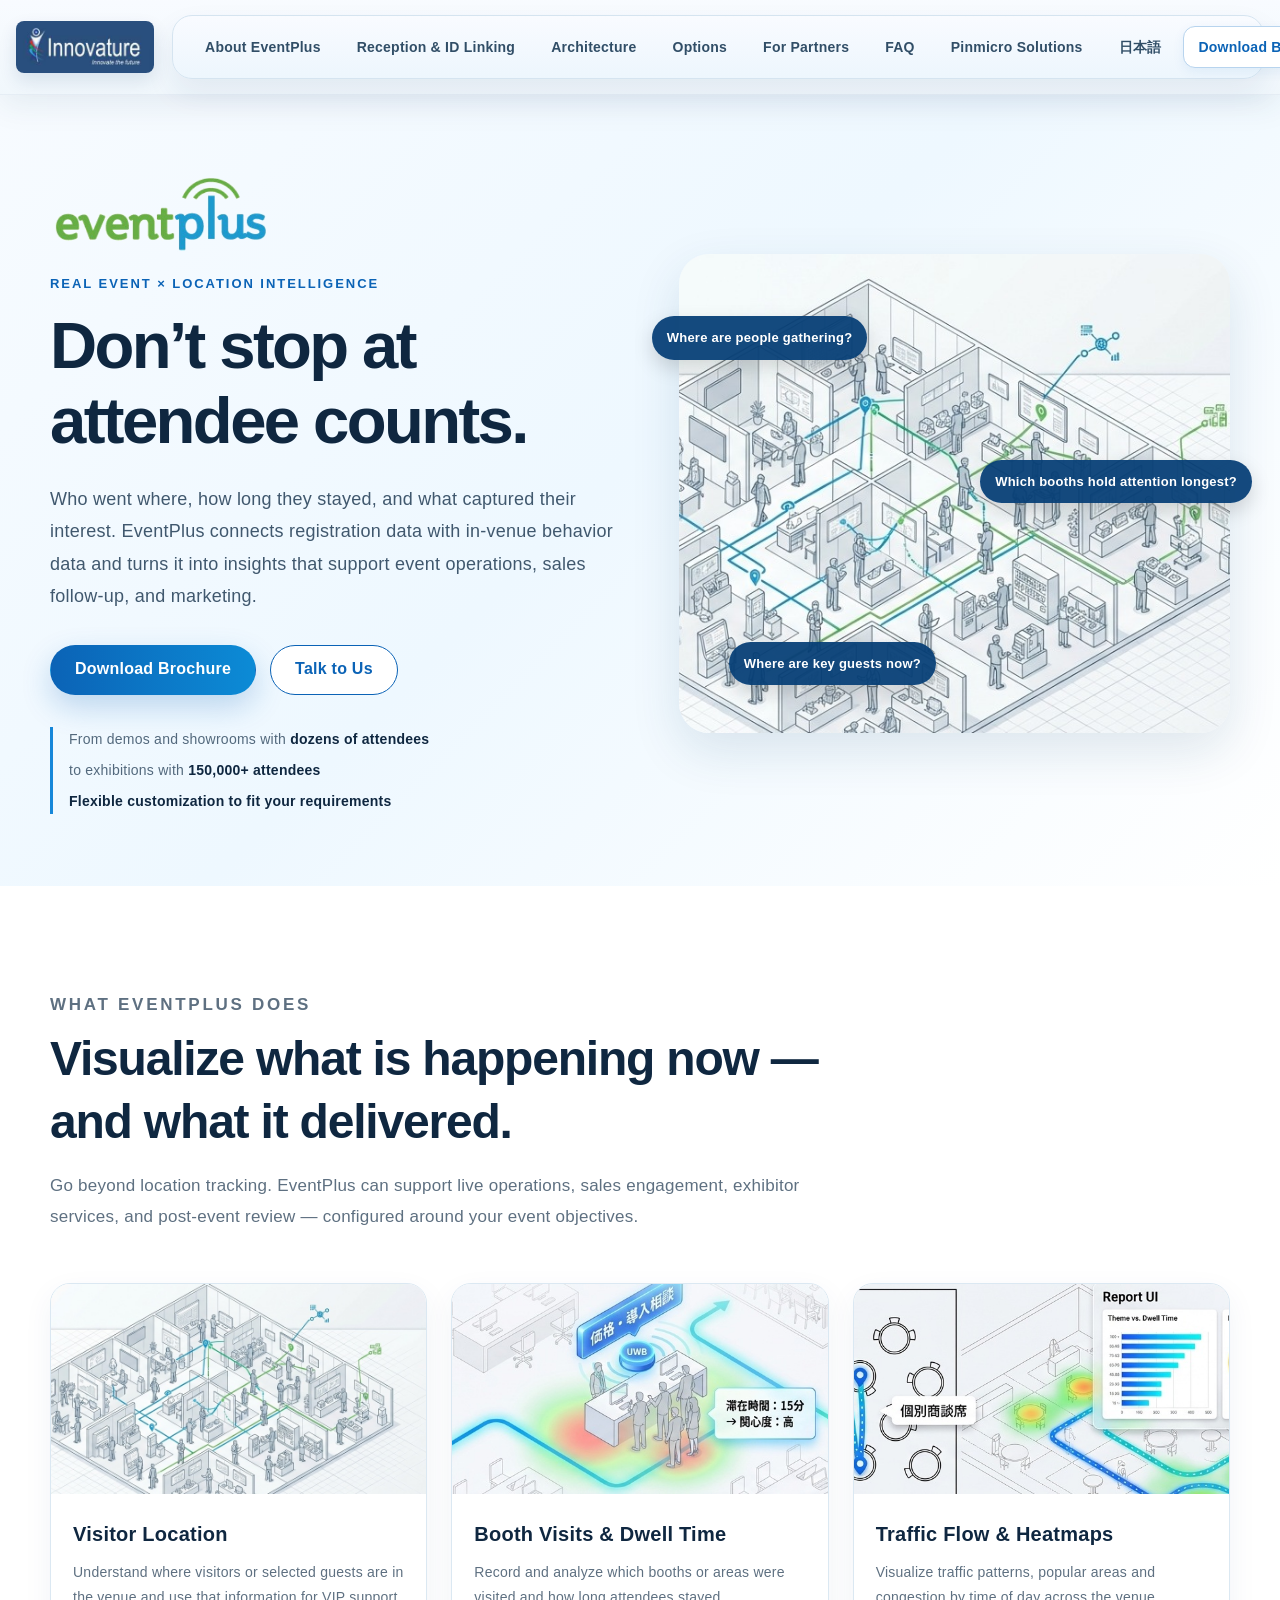
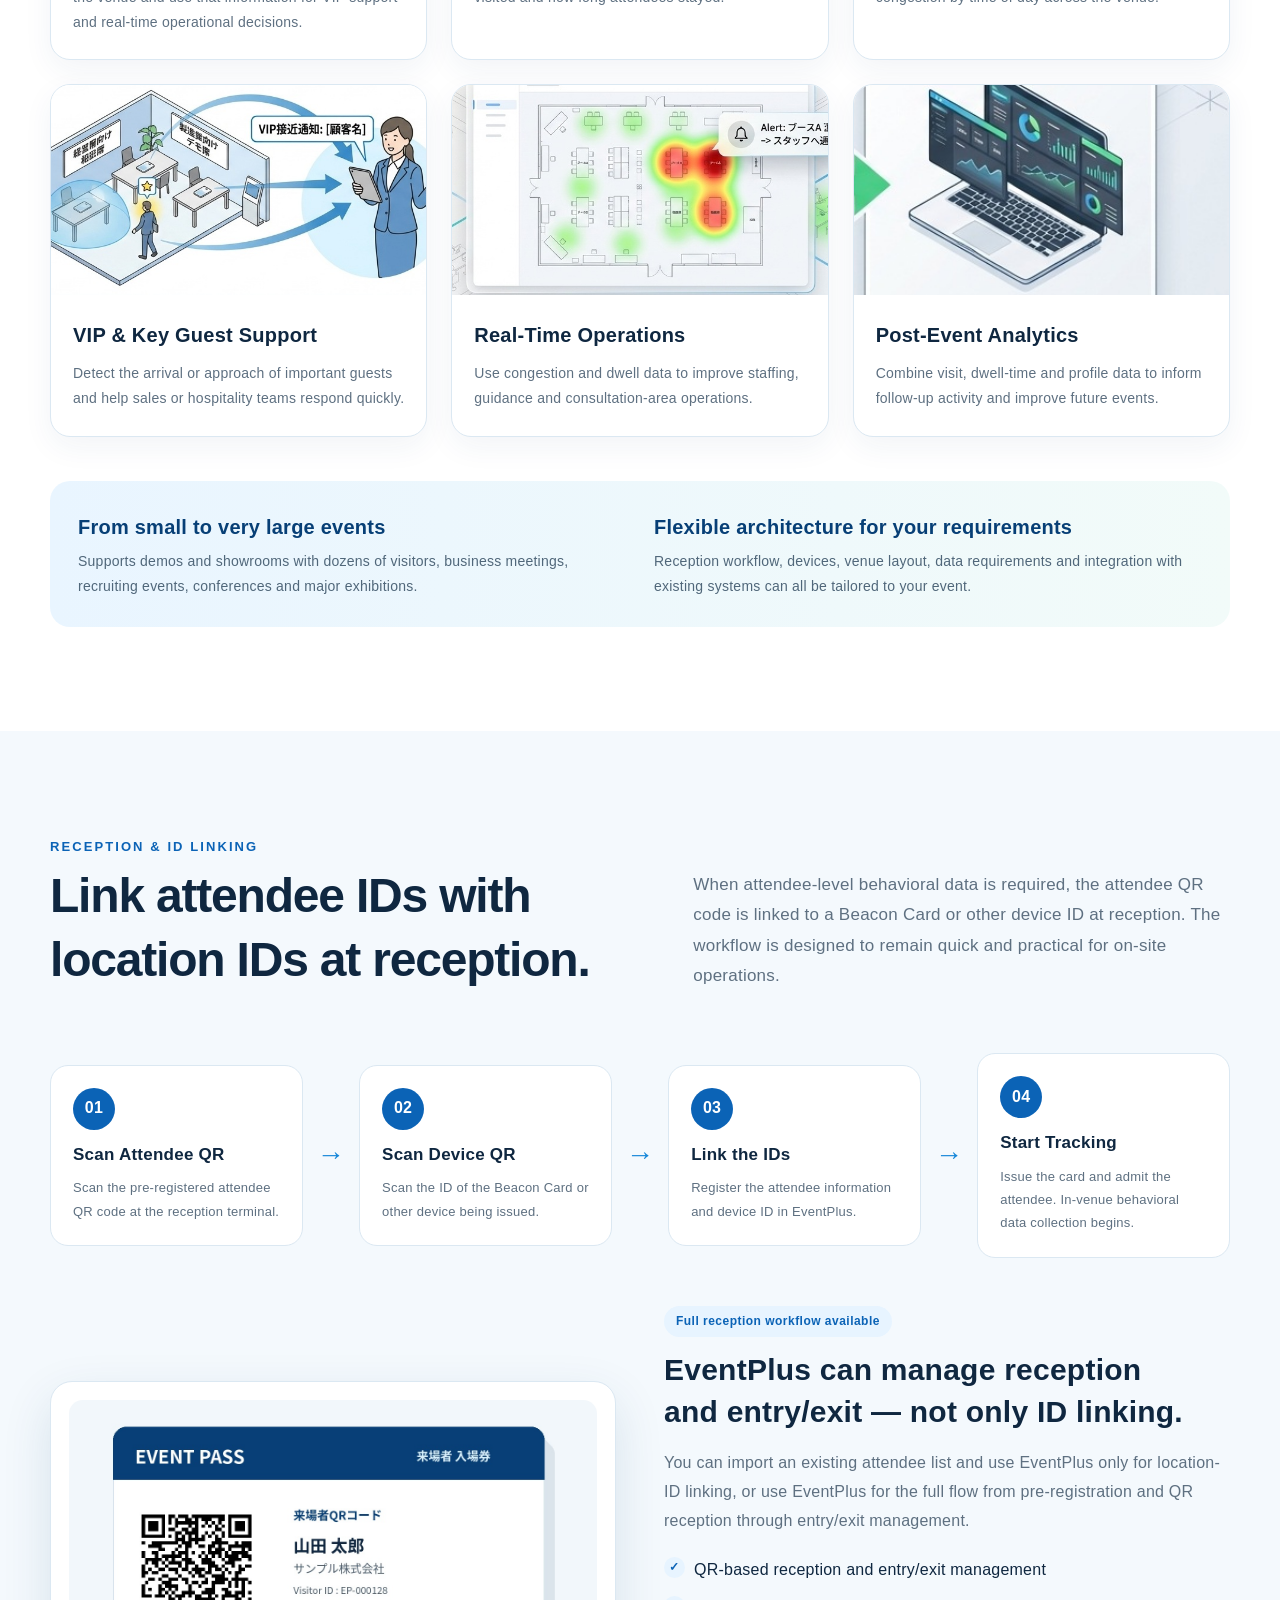
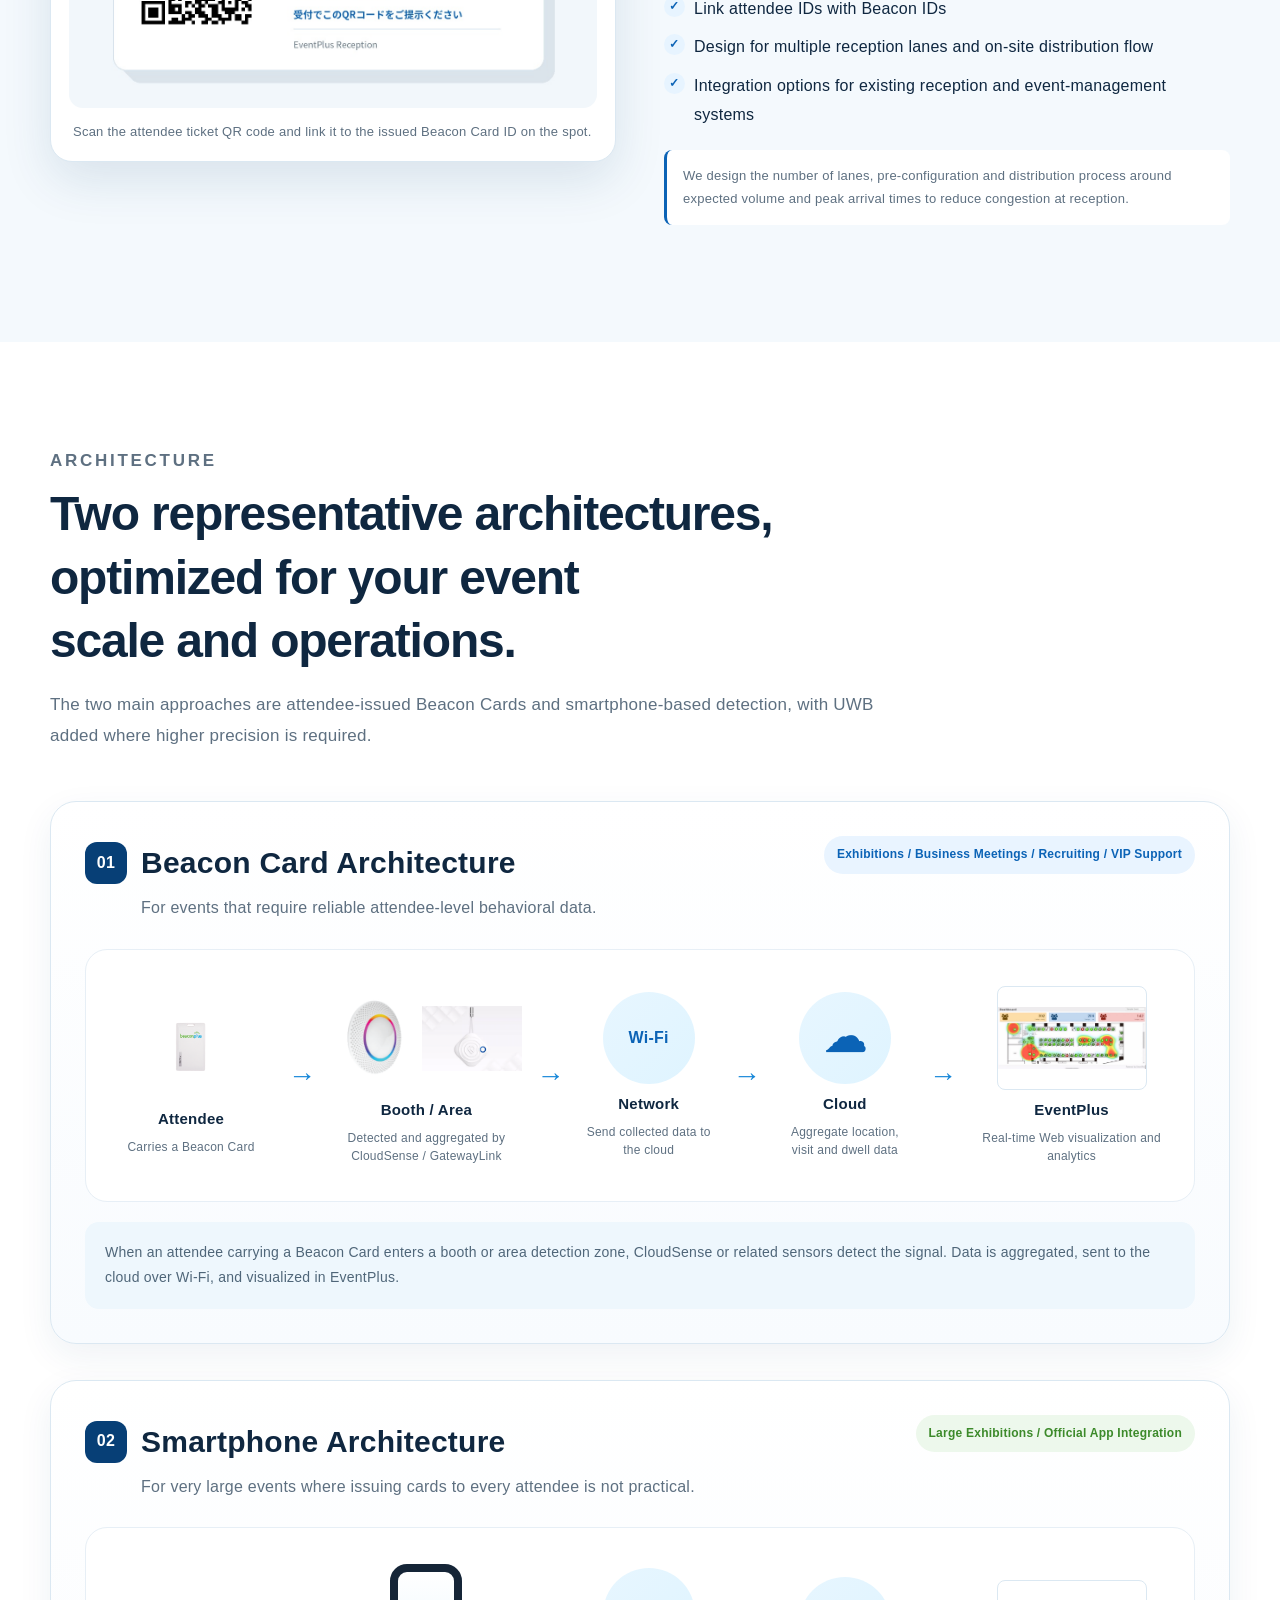
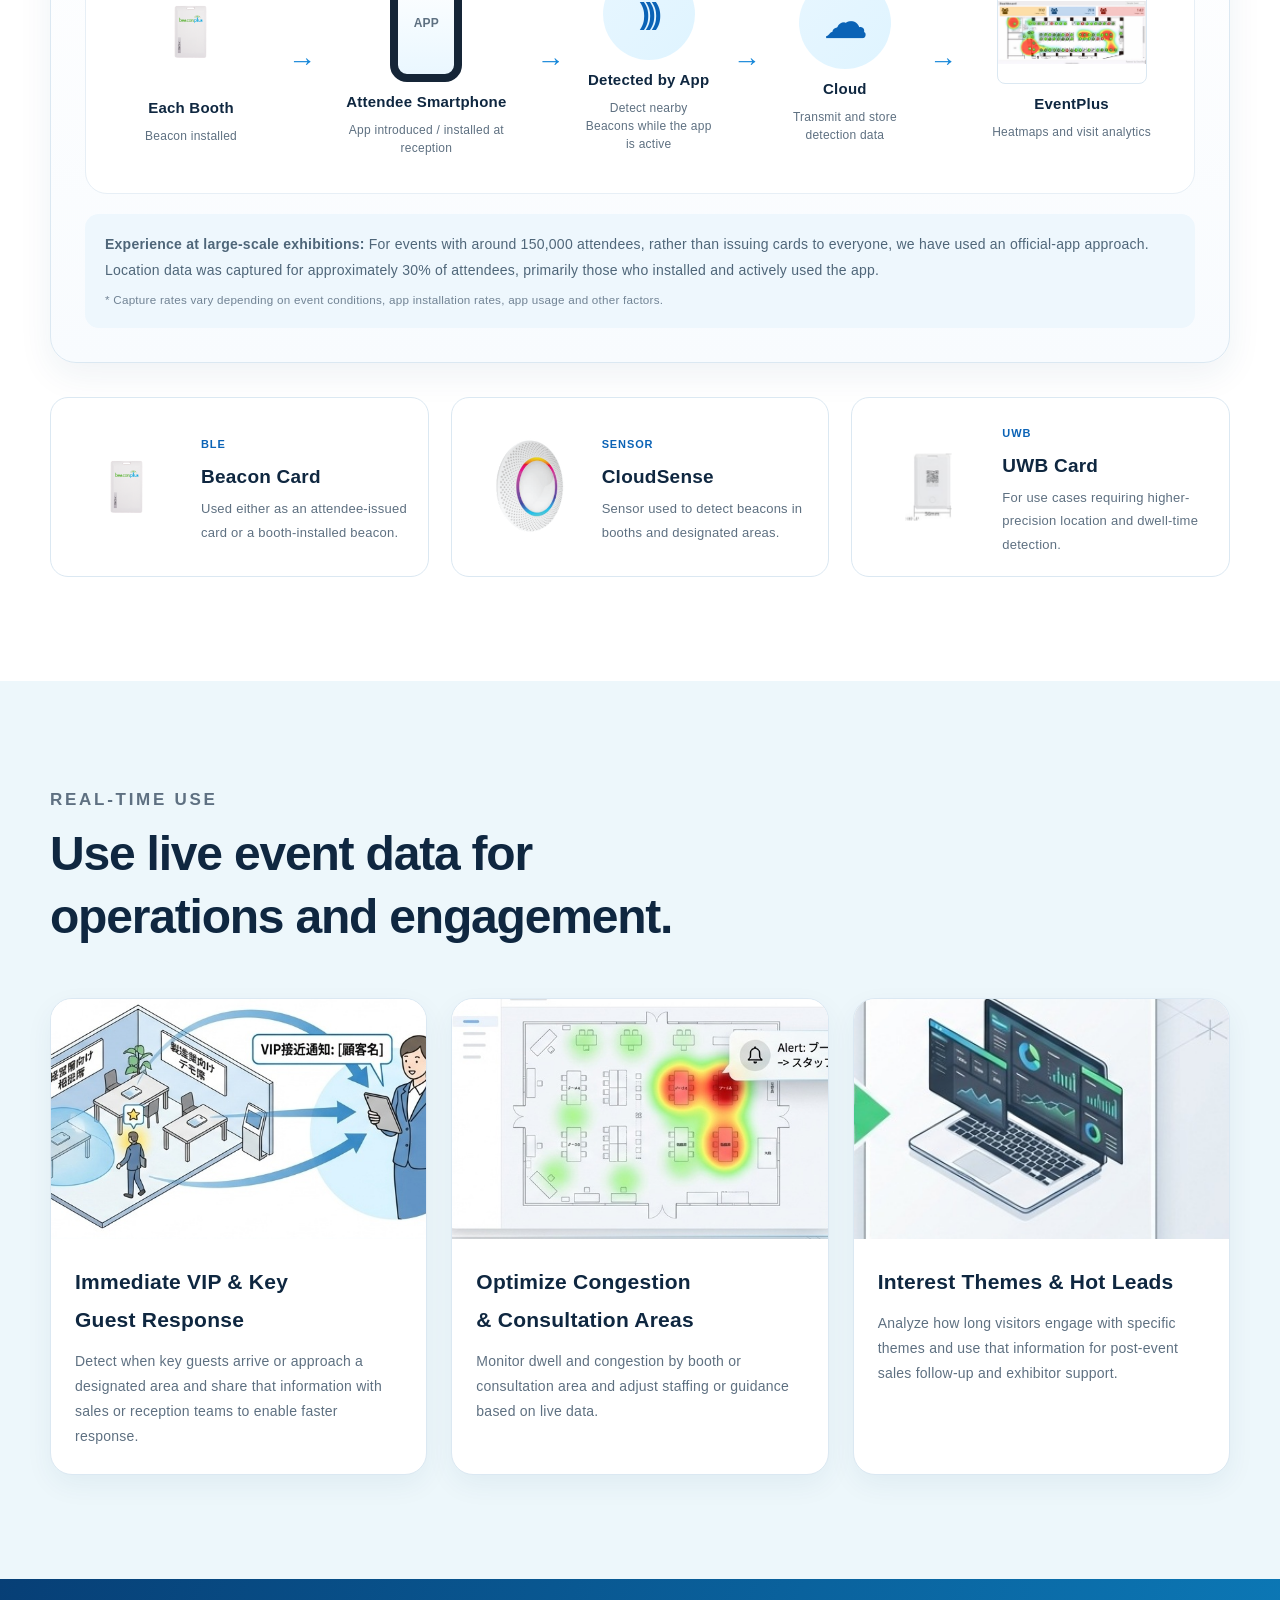
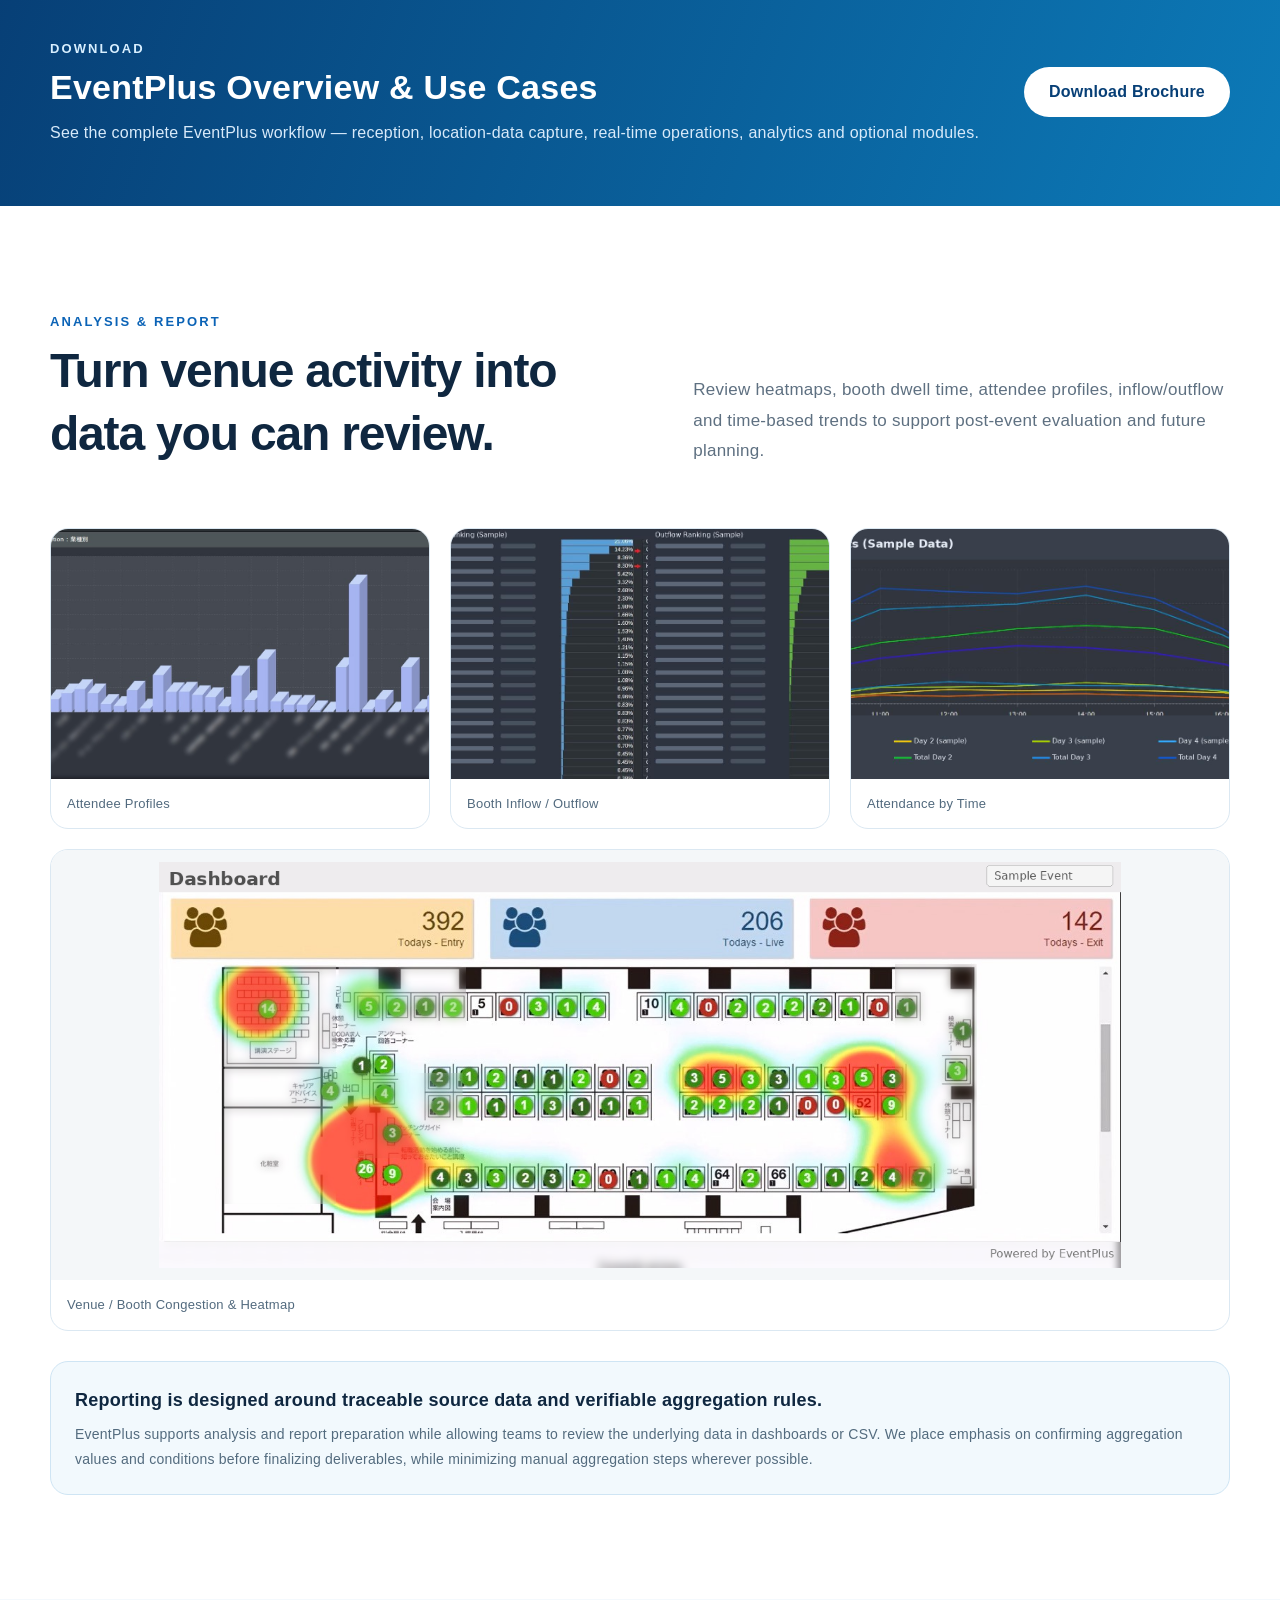
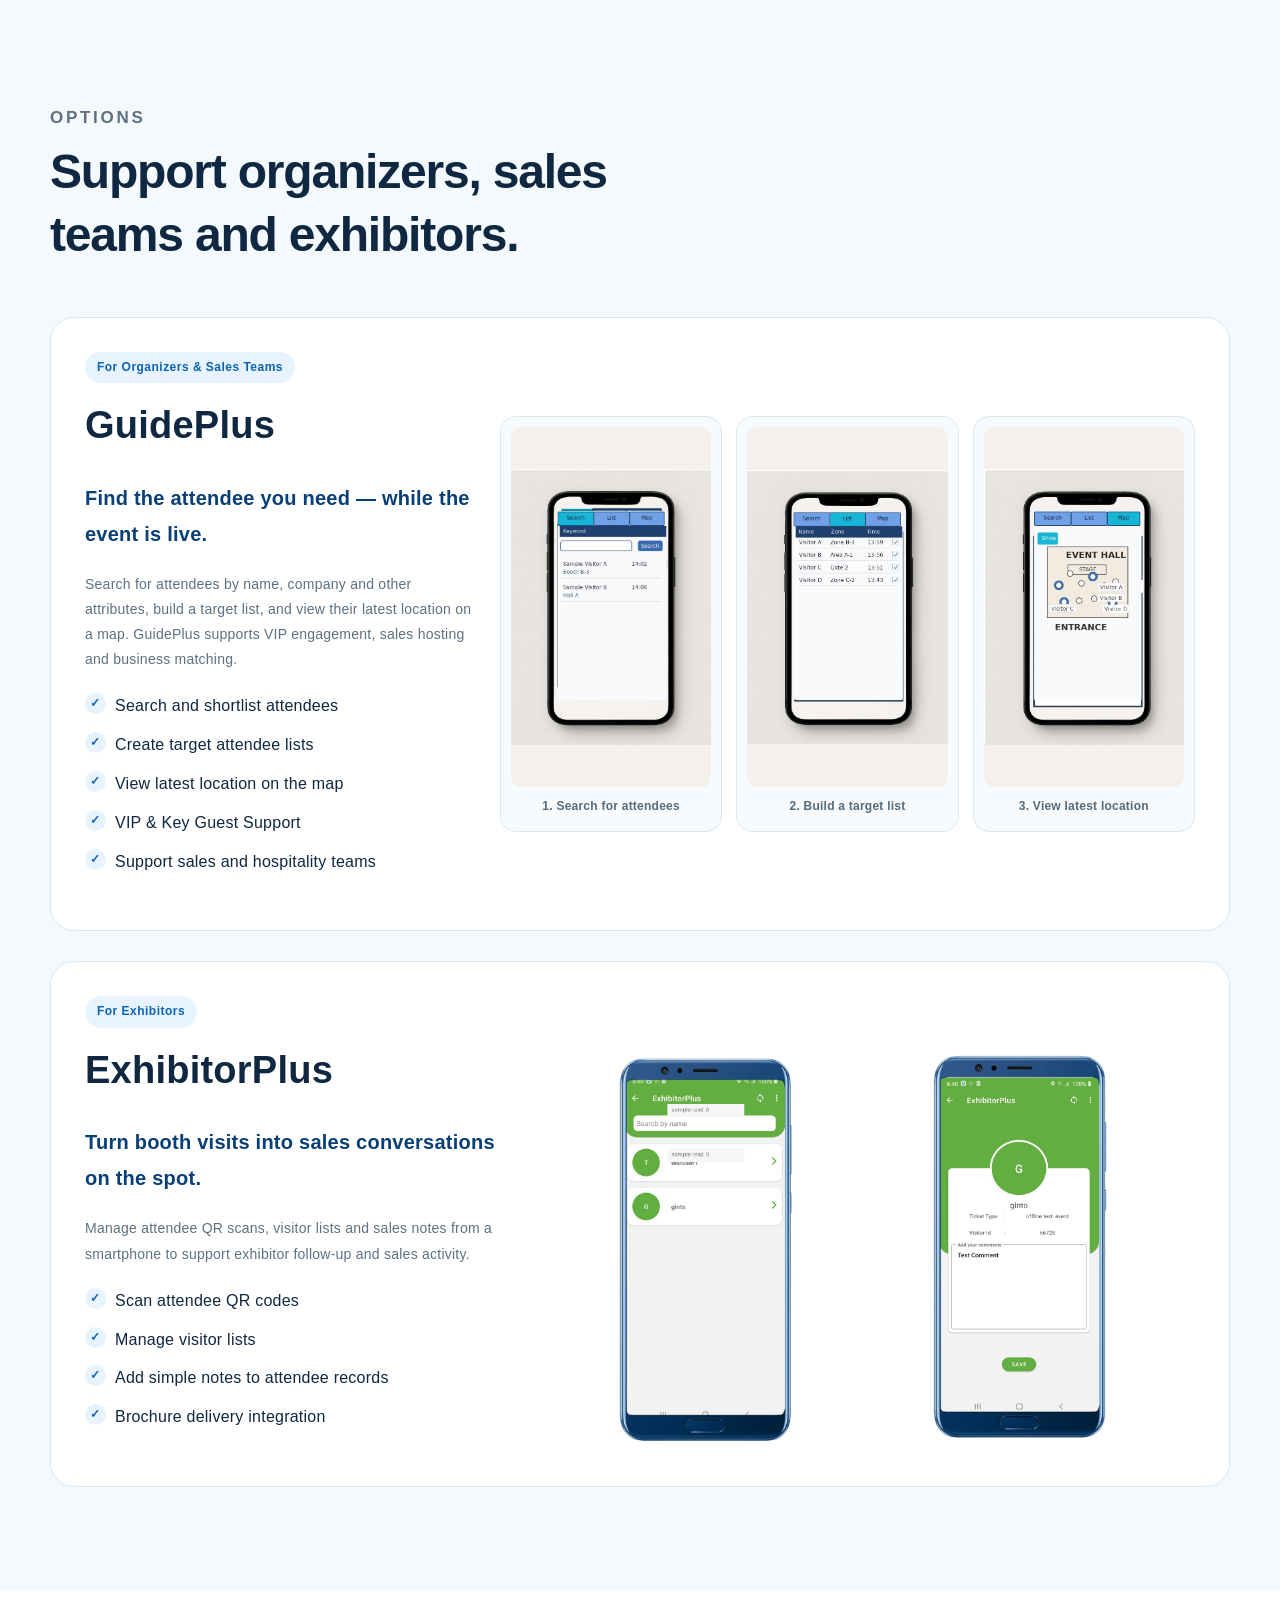
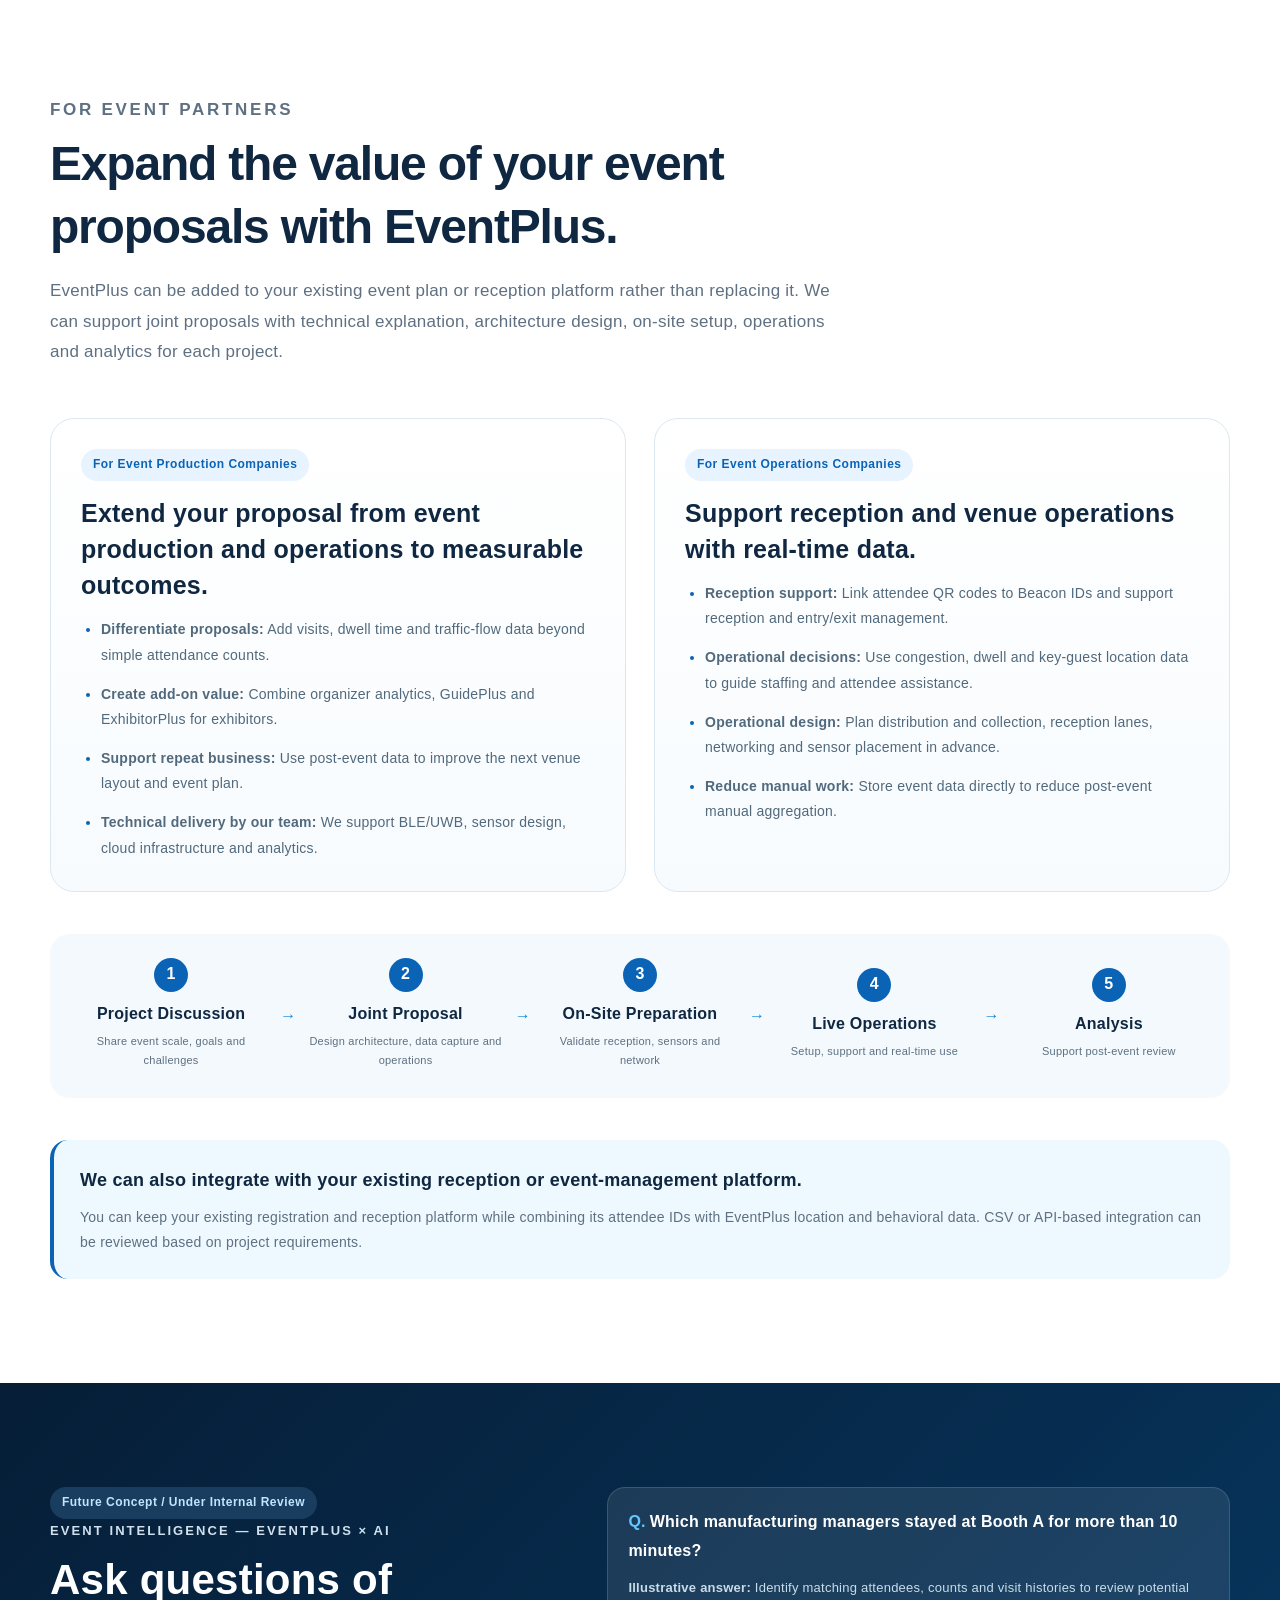
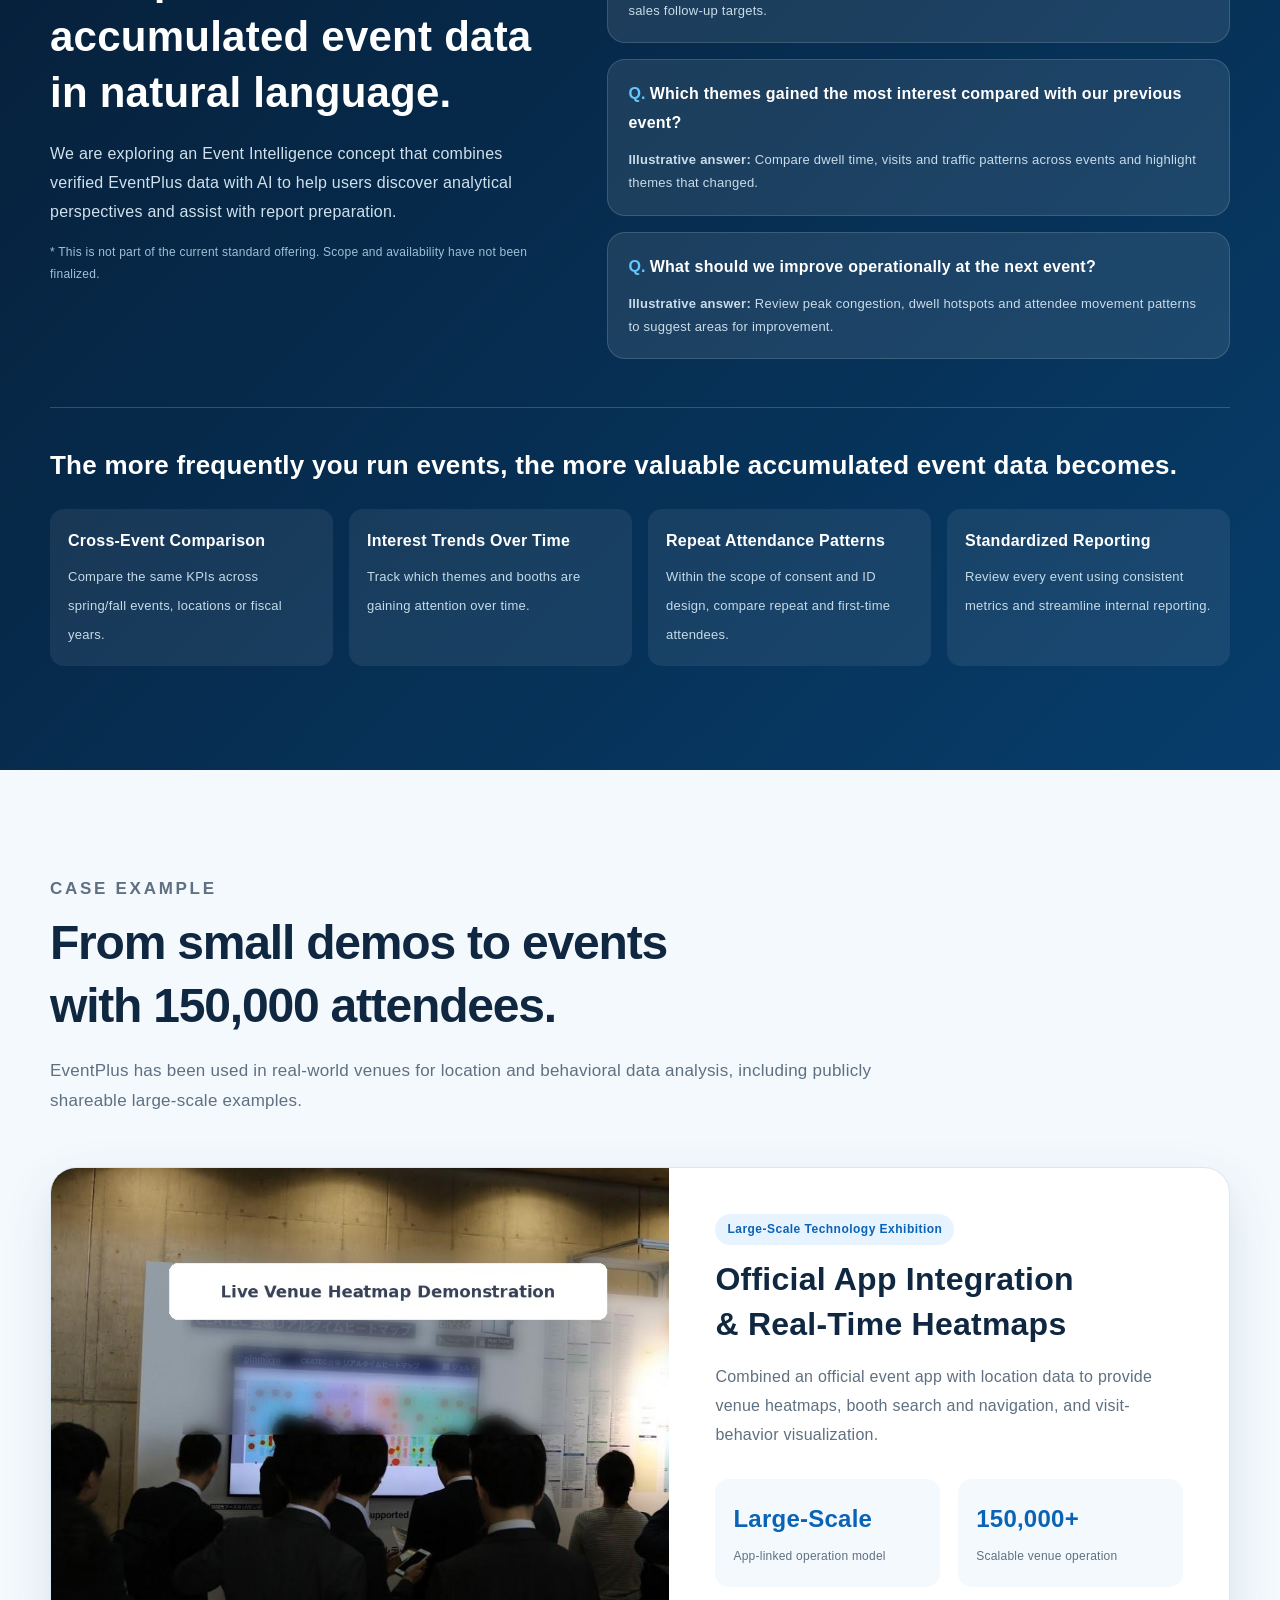
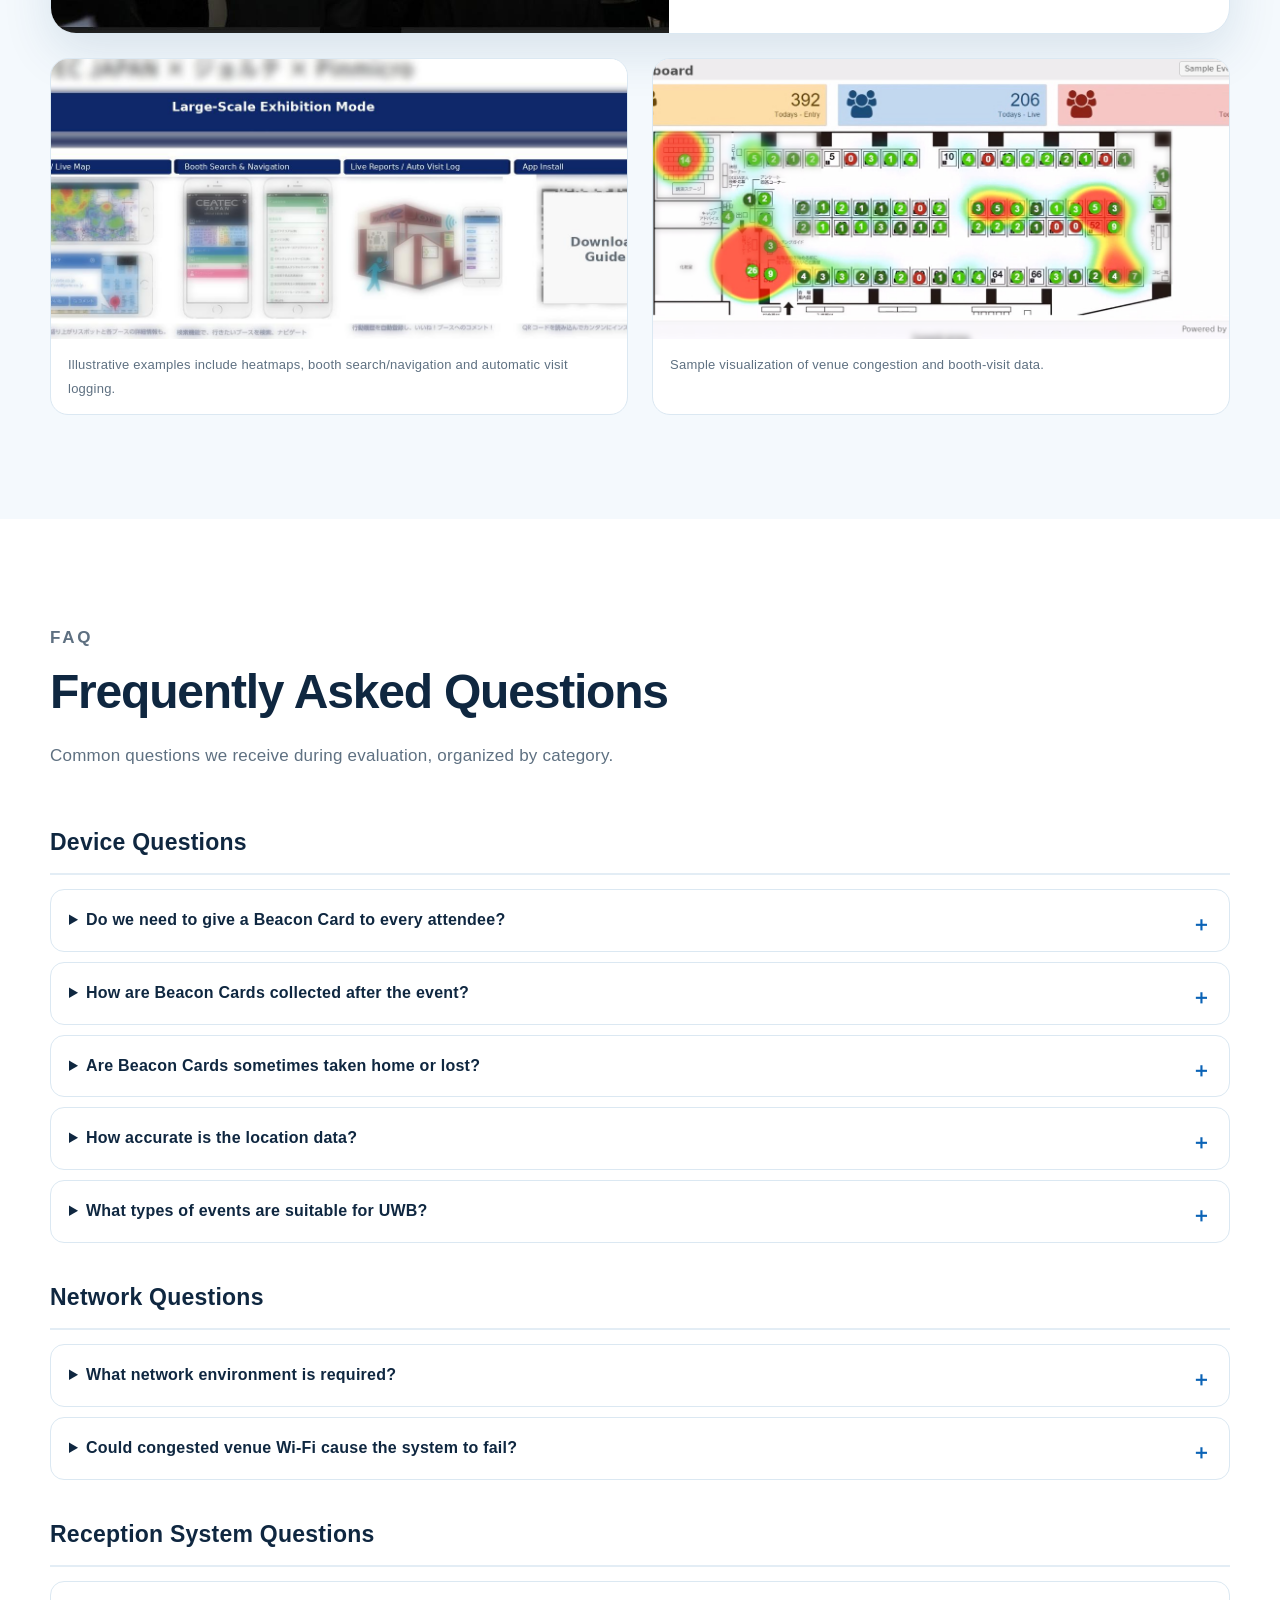
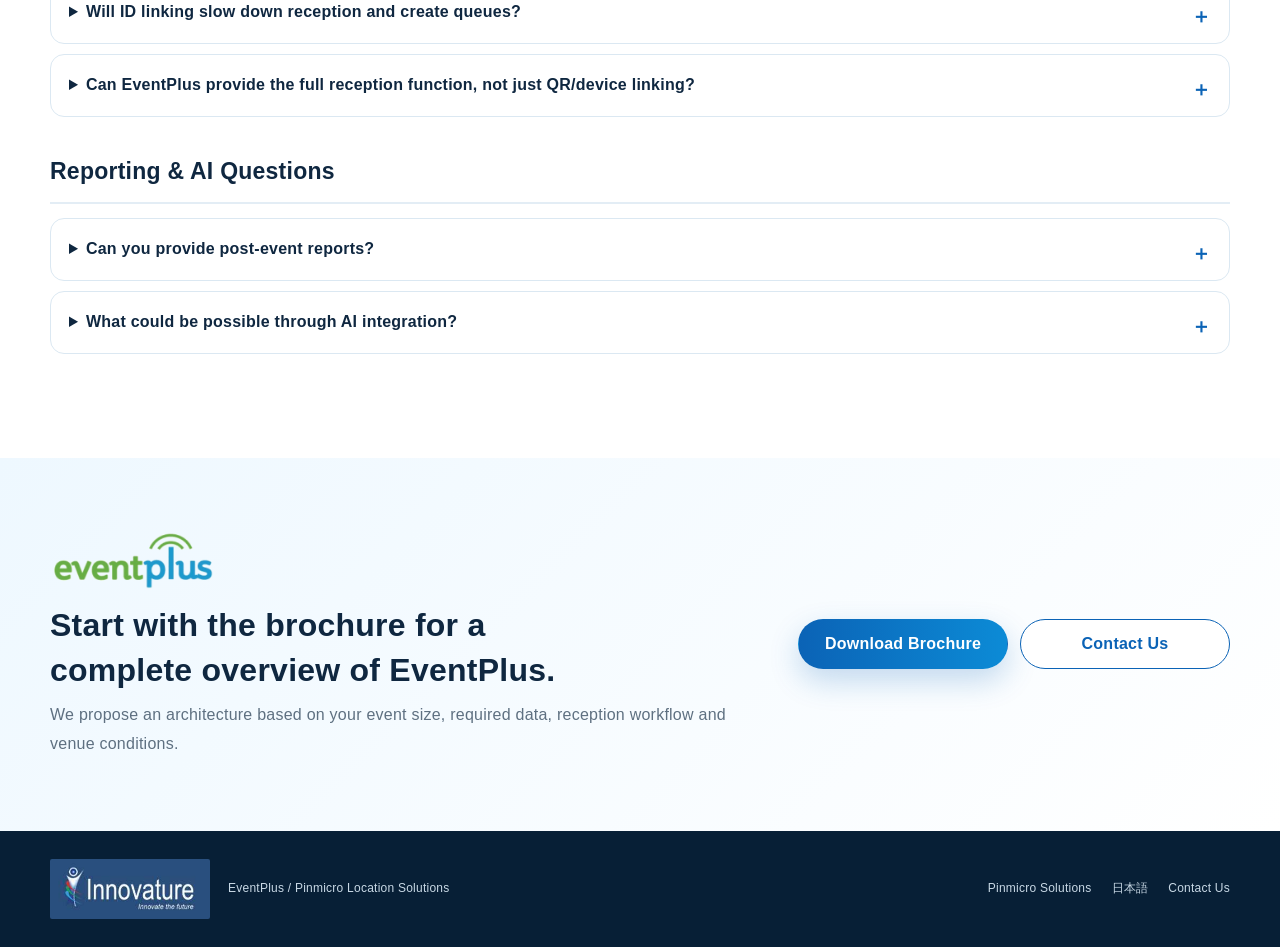
<file: eventplus/en/index.html>
<!doctype html>
<html lang="en">
<head>
  <meta charset="utf-8" />
  <meta name="viewport" content="width=device-width, initial-scale=1" />
  <title>EventPlus | Turn Real-World Event Behavior into Actionable Data</title>
  <meta name="description" content="EventPlus combines registration data with location data from BLE, smartphones and UWB to visualize booth visits, dwell time, traffic flow and congestion, support VIP engagement, and enable post-event analysis." />
  <meta name="theme-color" content="#0b5ea8" />
  <link rel="stylesheet" href="styles.css?v=6" />
</head>
<body class="lang-en">
<header class="site-header" id="top">
  <div class="container header-inner">
    <a class="company-brand" href="#top" aria-label="Back to top - Innovature Technologies">
      <img src="assets/innovature-logo.jpg?v=6" alt="Innovature Technologies" />
    </a>
    <button class="menu-button" aria-controls="global-nav" aria-expanded="false">Menu</button>
    <nav class="global-nav" id="global-nav" aria-label="Primary navigation">
      <a href="#about">About EventPlus</a>
      <a href="#reception">Reception & ID Linking</a>
      <a href="#architecture">Architecture</a>
      <a href="#options">Options</a>
      <a href="#partners">For Partners</a>
      <a href="#faq">FAQ</a>
      <a href="../../">Pinmicro Solutions</a>
      <a href="../" lang="ja">日本語</a>
      <a class="nav-download"
   href="../assets/eventplus_Spatial_DX.pdf"
   download="EventPlus_Spatial_DX.pdf">
  Download Brochure
</a>
      <a class="nav-contact" href="https://innovaturetech.com/solutions-and-services-inquiries/">Contact Us</a>
    </nav>
  </div>
</header>

<main>
  <section class="hero">
    <div class="container hero-grid">
      <div class="hero-copy">
        <img class="product-logo" src="assets/eventplus-logo-transparent.png?v=6" alt="EventPlus" />
        <p class="eyebrow">REAL EVENT × LOCATION INTELLIGENCE</p>
        <h1 class="hero-title"><span>Don’t stop at</span><span>attendee counts.</span></h1>
        <p class="hero-lead">Who went where, how long they stayed, and what captured their interest. EventPlus connects registration data with in-venue behavior data and turns it into insights that support event operations, sales follow-up, and marketing.</p>
        <div class="hero-actions">
          <a class="button primary"
   href="../assets/eventplus_Spatial_DX.pdf"
   download="EventPlus_Spatial_DX.pdf">
  Download Brochure
</a>
          <a class="button secondary" href="https://innovaturetech.com/solutions-and-services-inquiries/">Talk to Us</a>
        </div>
        <div class="hero-proof">
          <span>From demos and showrooms with <b>dozens of attendees</b></span>
          <span>to exhibitions with <b>150,000+ attendees</b></span>
          <span><b>Flexible customization to fit your requirements</b></span>
        </div>
      </div>
      <div class="hero-visual">
        <img src="assets/hero-venue.jpg?v=6" alt="Illustration of in-venue location and behavioral data visualization" />
        <div class="float-chip chip-one">Where are people gathering?</div>
        <div class="float-chip chip-two">Which booths hold attention longest?</div>
        <div class="float-chip chip-three">Where are key guests now?</div>
      </div>
    </div>
  </section>

  <section class="section intro" id="about">
    <div class="container">
      <div class="section-heading narrow">
        <p class="section-kicker">WHAT EVENTPLUS DOES</p>
        <h2>Visualize what is happening now —<br>and what it delivered.</h2>
        <p>Go beyond location tracking. EventPlus can support live operations, sales engagement, exhibitor services, and post-event review — configured around your event objectives.</p>
      </div>

      <div class="feature-grid">
        <article class="visual-card">
          <img src="assets/feature-location.jpg?v=6" alt="In-venue location tracking" />
          <div><h3>Visitor Location</h3><p>Understand where visitors or selected guests are in the venue and use that information for VIP support and real-time operational decisions.</p></div>
        </article>
        <article class="visual-card">
          <img src="assets/feature-dwell.jpg?v=6" alt="Booth dwell-time analytics" />
          <div><h3>Booth Visits & Dwell Time</h3><p>Record and analyze which booths or areas were visited and how long attendees stayed.</p></div>
        </article>
        <article class="visual-card">
          <img src="assets/feature-route.jpg?v=6" alt="Traffic flow and heatmap" />
          <div><h3>Traffic Flow & Heatmaps</h3><p>Visualize traffic patterns, popular areas and congestion by time of day across the venue.</p></div>
        </article>
        <article class="visual-card">
          <img src="assets/feature-vip.jpg?v=6" alt="VIP and key guest engagement" />
          <div><h3>VIP & Key Guest Support</h3><p>Detect the arrival or approach of important guests and help sales or hospitality teams respond quickly.</p></div>
        </article>
        <article class="visual-card">
          <img src="assets/feature-realtime.jpg?v=6" alt="Real-time venue operations" />
          <div><h3>Real-Time Operations</h3><p>Use congestion and dwell data to improve staffing, guidance and consultation-area operations.</p></div>
        </article>
        <article class="visual-card">
          <img src="assets/feature-analysis.jpg?v=6" alt="Post-event analytics" />
          <div><h3>Post-Event Analytics</h3><p>Combine visit, dwell-time and profile data to inform follow-up activity and improve future events.</p></div>
        </article>
      </div>

      <div class="flex-band">
        <div><strong>From small to very large events</strong><span>Supports demos and showrooms with dozens of visitors, business meetings, recruiting events, conferences and major exhibitions.</span></div>
        <div><strong>Flexible architecture for your requirements</strong><span>Reception workflow, devices, venue layout, data requirements and integration with existing systems can all be tailored to your event.</span></div>
      </div>
    </div>
  </section>

  <section class="section reception-section" id="reception">
    <div class="container">
      <div class="split-heading">
        <div>
          <p class="section-kicker">RECEPTION & ID LINKING</p>
          <h2>Link attendee IDs with location IDs at reception.</h2>
        </div>
        <p>When attendee-level behavioral data is required, the attendee QR code is linked to a Beacon Card or other device ID at reception. The workflow is designed to remain quick and practical for on-site operations.</p>
      </div>

      <div class="steps" aria-label="Four-step attendee ID linking workflow">
        <div class="step"><span class="step-no">01</span><h3>Scan Attendee QR</h3><p>Scan the pre-registered attendee QR code at the reception terminal.</p></div>
        <div class="step-arrow">→</div>
        <div class="step"><span class="step-no">02</span><h3>Scan Device QR</h3><p>Scan the ID of the Beacon Card or other device being issued.</p></div>
        <div class="step-arrow">→</div>
        <div class="step"><span class="step-no">03</span><h3>Link the IDs</h3><p>Register the attendee information and device ID in EventPlus.</p></div>
        <div class="step-arrow">→</div>
        <div class="step"><span class="step-no">04</span><h3>Start Tracking</h3><p>Issue the card and admit the attendee. In-venue behavioral data collection begins.</p></div>
      </div>

      <div class="reception-grid">
        <figure class="screen-card">
          <img src="assets/reception-ticket.jpg?v=6" alt="Example attendee ticket with QR code" />
          <figcaption>Scan the attendee ticket QR code and link it to the issued Beacon Card ID on the spot.</figcaption>
        </figure>
        <div class="reception-copy">
          <span class="small-label">Full reception workflow available</span>
          <h3>EventPlus can manage reception and entry/exit — not only ID linking.</h3>
          <p>You can import an existing attendee list and use EventPlus only for location-ID linking, or use EventPlus for the full flow from pre-registration and QR reception through entry/exit management.</p>
          <ul class="check-list">
            <li>QR-based reception and entry/exit management</li>
            <li>Link attendee IDs with Beacon IDs</li>
            <li>Design for multiple reception lanes and on-site distribution flow</li>
            <li>Integration options for existing reception and event-management systems</li>
          </ul>
          <p class="note">We design the number of lanes, pre-configuration and distribution process around expected volume and peak arrival times to reduce congestion at reception.</p>
        </div>
      </div>
    </div>
  </section>

  <section class="section architecture-section" id="architecture">
    <div class="container">
      <div class="section-heading">
        <p class="section-kicker">ARCHITECTURE</p>
        <h2>Two representative architectures, optimized for your event scale and operations.</h2>
        <p>The two main approaches are attendee-issued Beacon Cards and smartphone-based detection, with UWB added where higher precision is required.</p>
      </div>

      <article class="architecture-card">
        <div class="arch-head">
          <div><span class="arch-number">01</span><h3>Beacon Card Architecture</h3><p>For events that require reliable attendee-level behavioral data.</p></div>
          <div class="recommend-tag">Exhibitions / Business Meetings / Recruiting / VIP Support</div>
        </div>
        <div class="arch-diagram beacon-flow">
          <div class="arch-node person-node">
            <img src="assets/beacon-card.png?v=6" alt="Beacon Card" />
            <b>Attendee</b><span>Carries a Beacon Card</span>
          </div>
          <span class="flow-arrow">→</span>
          <div class="arch-node dual-device">
            <div class="dual-images"><img src="assets/cloudsense-sensor.png?v=6" alt="CloudSense sensor" /><img src="assets/gatewaylink.png?v=6" alt="GatewayLink" /></div>
            <b>Booth / Area</b><span>Detected and aggregated by CloudSense / GatewayLink</span>
          </div>
          <span class="flow-arrow">→</span>
          <div class="arch-node network-node"><div class="network-icon">Wi‑Fi</div><b>Network</b><span>Send collected data to the cloud</span></div>
          <span class="flow-arrow">→</span>
          <div class="arch-node cloud-node"><div class="cloud-icon">☁</div><b>Cloud</b><span>Aggregate location, visit and dwell data</span></div>
          <span class="flow-arrow">→</span>
          <div class="arch-node web-node"><img src="assets/heatmap-dashboard.png?v=6" alt="EventPlus web dashboard" /><b>EventPlus</b><span>Real-time Web visualization and analytics</span></div>
        </div>
        <div class="arch-explain">When an attendee carrying a Beacon Card enters a booth or area detection zone, CloudSense or related sensors detect the signal. Data is aggregated, sent to the cloud over Wi‑Fi, and visualized in EventPlus.</div>
      </article>

      <article class="architecture-card smartphone-arch">
        <div class="arch-head">
          <div><span class="arch-number">02</span><h3>Smartphone Architecture</h3><p>For very large events where issuing cards to every attendee is not practical.</p></div>
          <div class="recommend-tag green">Large Exhibitions / Official App Integration</div>
        </div>
        <div class="arch-diagram smartphone-flow">
          <div class="arch-node booth-beacon"><img src="assets/beacon-card.png?v=6" alt="Booth-installed Beacon" /><b>Each Booth</b><span>Beacon installed</span></div>
          <span class="flow-arrow">→</span>
          <div class="arch-node phone-node"><div class="phone-shell"><span>APP</span></div><b>Attendee Smartphone</b><span>App introduced / installed at reception</span></div>
          <span class="flow-arrow">→</span>
          <div class="arch-node detect-node"><div class="radio-icon">)))</div><b>Detected by App</b><span>Detect nearby Beacons while the app is active</span></div>
          <span class="flow-arrow">→</span>
          <div class="arch-node cloud-node"><div class="cloud-icon">☁</div><b>Cloud</b><span>Transmit and store detection data</span></div>
          <span class="flow-arrow">→</span>
          <div class="arch-node web-node"><img src="assets/heatmap-dashboard.png?v=6" alt="EventPlus web dashboard" /><b>EventPlus</b><span>Heatmaps and visit analytics</span></div>
        </div>
        <div class="arch-explain"><strong>Experience at large-scale exhibitions:</strong> For events with around 150,000 attendees, rather than issuing cards to everyone, we have used an official-app approach. Location data was captured for approximately 30% of attendees, primarily those who installed and actively used the app.<small>* Capture rates vary depending on event conditions, app installation rates, app usage and other factors.</small></div>
      </article>

      <div class="device-row">
        <article class="device-mini"><img src="assets/beacon-card.png?v=6" alt="Beacon Card" /><div><span>BLE</span><h3>Beacon Card</h3><p>Used either as an attendee-issued card or a booth-installed beacon.</p></div></article>
        <article class="device-mini"><img src="assets/cloudsense-sensor.png?v=6" alt="CloudSense sensor" /><div><span>SENSOR</span><h3>CloudSense</h3><p>Sensor used to detect beacons in booths and designated areas.</p></div></article>
        <article class="device-mini"><img src="assets/uwb-card-clean.png?v=6" alt="UWB Card" /><div><span>UWB</span><h3>UWB Card</h3><p>For use cases requiring higher-precision location and dwell-time detection.</p></div></article>
      </div>
    </div>
  </section>

  <section class="section realtime-section" id="usecases">
    <div class="container">
      <div class="section-heading">
        <p class="section-kicker">REAL-TIME USE</p>
        <h2>Use live event data for operations and engagement.</h2>
      </div>
      <div class="usecase-grid">
        <article class="usecase-card"><img src="assets/feature-vip.jpg?v=6" alt="VIP support" /><div><h3>Immediate VIP & Key Guest Response</h3><p>Detect when key guests arrive or approach a designated area and share that information with sales or reception teams to enable faster response.</p></div></article>
        <article class="usecase-card"><img src="assets/feature-realtime.jpg?v=6" alt="Congestion visualization" /><div><h3>Optimize Congestion & Consultation Areas</h3><p>Monitor dwell and congestion by booth or consultation area and adjust staffing or guidance based on live data.</p></div></article>
        <article class="usecase-card"><img src="assets/feature-analysis.jpg?v=6" alt="Hot lead analysis" /><div><h3>Interest Themes & Hot Leads</h3><p>Analyze how long visitors engage with specific themes and use that information for post-event sales follow-up and exhibitor support.</p></div></article>
      </div>
    </div>
  </section>

  <section class="download-band" id="download">
    <div class="container download-grid">
      <div><p class="section-kicker light">DOWNLOAD</p><h2>EventPlus Overview & Use Cases</h2><p>See the complete EventPlus workflow — reception, location-data capture, real-time operations, analytics and optional modules.</p></div>
      <div class="download-action">
        <a class="button white"
   href="../assets/eventplus_Spatial_DX.pdf"
   download="EventPlus_Spatial_DX.pdf">
  Download Brochure
</a>
        </div>
    </div>
  </section>

  <section class="section analysis-section" id="analysis">
    <div class="container">
      <div class="split-heading">
        <div><p class="section-kicker">ANALYSIS & REPORT</p><h2>Turn venue activity into data you can review.</h2></div>
        <p>Review heatmaps, booth dwell time, attendee profiles, inflow/outflow and time-based trends to support post-event evaluation and future planning.</p>
      </div>
      <div class="analysis-grid balanced">
        <figure><img src="assets/analysis-industry.jpg?v=6" alt="Attendee profile analysis" /><figcaption>Attendee Profiles</figcaption></figure>
        <figure><img src="assets/analysis-flow.jpg?v=6" alt="Booth inflow and outflow analysis" /><figcaption>Booth Inflow / Outflow</figcaption></figure>
        <figure><img src="assets/analysis-time.jpg?v=6" alt="Time-based attendance analysis" /><figcaption>Attendance by Time</figcaption></figure>
        <figure class="analysis-heatmap"><img src="assets/heatmap-dashboard.png?v=6" alt="Heatmap analytics dashboard" /><figcaption>Venue / Booth Congestion & Heatmap</figcaption></figure>
      </div>
      <div class="quality-note">
        <strong>Reporting is designed around traceable source data and verifiable aggregation rules.</strong>
        <p>EventPlus supports analysis and report preparation while allowing teams to review the underlying data in dashboards or CSV. We place emphasis on confirming aggregation values and conditions before finalizing deliverables, while minimizing manual aggregation steps wherever possible.</p>
      </div>
    </div>
  </section>

  <section class="section options-section" id="options">
    <div class="container">
      <div class="section-heading">
        <p class="section-kicker">OPTIONS</p>
        <h2>Support organizers, sales teams and exhibitors.</h2>
      </div>
      <div class="option-grid">
        <article class="option-card guide guide-wide">
          <div class="option-copy">
            <span class="option-type">For Organizers & Sales Teams</span>
            <h3>GuidePlus</h3>
            <p class="option-lead">Find the attendee you need — while the event is live.</p>
            <p>Search for attendees by name, company and other attributes, build a target list, and view their latest location on a map. GuidePlus supports VIP engagement, sales hosting and business matching.</p>
            <ul class="check-list"><li>Search and shortlist attendees</li><li>Create target attendee lists</li><li>View latest location on the map</li><li>VIP & Key Guest Support</li><li>Support sales and hospitality teams</li></ul>
          </div>
          <div class="guide-screens" aria-label="GuidePlus screen examples">
            <figure><img src="assets/guide-search.jpg?v=6" alt="GuidePlus search screen" /><figcaption>1. Search for attendees</figcaption></figure>
            <figure><img src="assets/guide-list.jpg?v=6" alt="GuidePlus list screen" /><figcaption>2. Build a target list</figcaption></figure>
            <figure><img src="assets/guide-map.jpg?v=6" alt="GuidePlus map screen" /><figcaption>3. View latest location</figcaption></figure>
          </div>
        </article>

        <article class="option-card exhibitor">
          <div class="option-copy">
            <span class="option-type">For Exhibitors</span>
            <h3>ExhibitorPlus</h3>
            <p class="option-lead">Turn booth visits into sales conversations on the spot.</p>
            <p>Manage attendee QR scans, visitor lists and sales notes from a smartphone to support exhibitor follow-up and sales activity.</p>
            <ul class="check-list"><li>Scan attendee QR codes</li><li>Manage visitor lists</li><li>Add simple notes to attendee records</li><li>Brochure delivery integration</li></ul>
          </div>
          <div class="exhibitor-phones"><img src="assets/exhibitor-list.png?v=6" alt="ExhibitorPlus visitor list" /><img src="assets/exhibitor-detail.png?v=6" alt="ExhibitorPlus attendee notes" /></div>
        </article>
      </div>
    </div>
  </section>

  <section class="section partner-section" id="partners">
    <div class="container">
      <div class="section-heading narrow">
        <p class="section-kicker">FOR EVENT PARTNERS</p>
        <h2>Expand the value of your event proposals with EventPlus.</h2>
        <p>EventPlus can be added to your existing event plan or reception platform rather than replacing it. We can support joint proposals with technical explanation, architecture design, on-site setup, operations and analytics for each project.</p>
      </div>

      <div class="partner-benefit-grid">
        <article class="partner-benefit">
          <span class="partner-label">For Event Production Companies</span>
          <h3>Extend your proposal from event production and operations to measurable outcomes.</h3>
          <ul>
            <li><b>Differentiate proposals:</b> Add visits, dwell time and traffic-flow data beyond simple attendance counts.</li>
            <li><b>Create add-on value:</b> Combine organizer analytics, GuidePlus and ExhibitorPlus for exhibitors.</li>
            <li><b>Support repeat business:</b> Use post-event data to improve the next venue layout and event plan.</li>
            <li><b>Technical delivery by our team:</b> We support BLE/UWB, sensor design, cloud infrastructure and analytics.</li>
          </ul>
        </article>
        <article class="partner-benefit">
          <span class="partner-label">For Event Operations Companies</span>
          <h3>Support reception and venue operations with real-time data.</h3>
          <ul>
            <li><b>Reception support:</b> Link attendee QR codes to Beacon IDs and support reception and entry/exit management.</li>
            <li><b>Operational decisions:</b> Use congestion, dwell and key-guest location data to guide staffing and attendee assistance.</li>
            <li><b>Operational design:</b> Plan distribution and collection, reception lanes, networking and sensor placement in advance.</li>
            <li><b>Reduce manual work:</b> Store event data directly to reduce post-event manual aggregation.</li>
          </ul>
        </article>
      </div>

      <div class="partner-flow">
        <div><span>1</span><b>Project Discussion</b><p>Share event scale, goals and challenges</p></div>
        <i>→</i>
        <div><span>2</span><b>Joint Proposal</b><p>Design architecture, data capture and operations</p></div>
        <i>→</i>
        <div><span>3</span><b>On-Site Preparation</b><p>Validate reception, sensors and network</p></div>
        <i>→</i>
        <div><span>4</span><b>Live Operations</b><p>Setup, support and real-time use</p></div>
        <i>→</i>
        <div><span>5</span><b>Analysis</b><p>Support post-event review</p></div>
      </div>

      <div class="integration-note">
        <strong>We can also integrate with your existing reception or event-management platform.</strong>
        <p>You can keep your existing registration and reception platform while combining its attendee IDs with EventPlus location and behavioral data. CSV or API-based integration can be reviewed based on project requirements.</p>
      </div>
    </div>
  </section>

  <section class="section intelligence-section" id="intelligence">
    <div class="container intelligence-panel">
      <div class="intelligence-copy">
        <div class="future-badge">Future Concept / Under Internal Review</div>
        <p class="section-kicker">EVENT INTELLIGENCE — EVENTPLUS × AI</p>
        <h2>Ask questions of accumulated event data in natural language.</h2>
        <p>We are exploring an Event Intelligence concept that combines verified EventPlus data with AI to help users discover analytical perspectives and assist with report preparation.</p>
        <p class="caution">* This is not part of the current standard offering. Scope and availability have not been finalized.</p>
      </div>
      <div class="ai-examples">
        <div class="ai-chat"><b>Q.</b><span>Which manufacturing managers stayed at Booth A for more than 10 minutes?</span><p><b>Illustrative answer:</b> Identify matching attendees, counts and visit histories to review potential sales follow-up targets.</p></div>
        <div class="ai-chat"><b>Q.</b><span>Which themes gained the most interest compared with our previous event?</span><p><b>Illustrative answer:</b> Compare dwell time, visits and traffic patterns across events and highlight themes that changed.</p></div>
        <div class="ai-chat"><b>Q.</b><span>What should we improve operationally at the next event?</span><p><b>Illustrative answer:</b> Review peak congestion, dwell hotspots and attendee movement patterns to suggest areas for improvement.</p></div>
      </div>
      <div class="recurring-benefit">
        <h3>The more frequently you run events, the more valuable accumulated event data becomes.</h3>
        <div class="recurring-grid">
          <div><b>Cross-Event Comparison</b><span>Compare the same KPIs across spring/fall events, locations or fiscal years.</span></div>
          <div><b>Interest Trends Over Time</b><span>Track which themes and booths are gaining attention over time.</span></div>
          <div><b>Repeat Attendance Patterns</b><span>Within the scope of consent and ID design, compare repeat and first-time attendees.</span></div>
          <div><b>Standardized Reporting</b><span>Review every event using consistent metrics and streamline internal reporting.</span></div>
        </div>
      </div>
    </div>
  </section>

  <section class="section case-section" id="case">
    <div class="container">
      <div class="section-heading">
        <p class="section-kicker">CASE EXAMPLE</p>
        <h2>From small demos to events with 150,000 attendees.</h2>
        <p>EventPlus has been used in real-world venues for location and behavioral data analysis, including publicly shareable large-scale examples.</p>
      </div>
      <article class="case-card">
        <div class="case-photo"><img src="assets/ceatec-photo.jpg?v=6" alt="Real-time heatmap display at a large-scale exhibition" /></div>
        <div class="case-copy">
          <span class="case-label">Large-Scale Technology Exhibition</span>
          <h3>Official App Integration & Real-Time Heatmaps</h3>
          <p>Combined an official event app with location data to provide venue heatmaps, booth search and navigation, and visit-behavior visualization.</p>
          <div class="case-stats"><div><b>Large-Scale</b><span>App-linked operation model</span></div><div><b>150,000+</b><span>Scalable venue operation</span></div></div>
        </div>
      </article>
      <div class="case-subgrid"><figure><img src="assets/ceatec-mode.jpg?v=6" alt="Large exhibition app mode" /><figcaption>Illustrative examples include heatmaps, booth search/navigation and automatic visit logging.</figcaption></figure><figure><img src="assets/heatmap-dashboard.png?v=6" alt="Heatmap analysis" /><figcaption>Sample visualization of venue congestion and booth-visit data.</figcaption></figure></div>
    </div>
  </section>

  <section class="section faq-section" id="faq">
    <div class="container">
      <div class="section-heading narrow"><p class="section-kicker">FAQ</p><h2>Frequently Asked Questions</h2><p>Common questions we receive during evaluation, organized by category.</p></div>

      <div class="faq-category">
        <h3>Device Questions</h3>
        <div class="faq-list">
          <details><summary>Do we need to give a Beacon Card to every attendee?</summary><p>It depends on the data you want to capture and the size of the event. If attendee-level behavior is required across the full audience, issuing a card to everyone is the standard approach. It is also possible to track only VIPs or selected attendees. For very large events, we may recommend the smartphone approach instead.</p></details>
          <details><summary>How are Beacon Cards collected after the event?</summary><p>Collection can be designed around the venue flow using staffed exit points, dedicated return boxes or other methods. Multiple collection points can be used when there are several exits.</p></details>
          <details><summary>Are Beacon Cards sometimes taken home or lost?</summary><p>There is always some risk of loss. We reduce it through lanyard use, clear return instructions at exits, well-designed collection flow and spare inventory.</p></details>
          <details><summary>How accurate is the location data?</summary><p>BLE is primarily used for zone-level detection — for example, identifying which booth or area an attendee stayed in. Accuracy varies with venue conditions, obstructions and sensor placement. UWB can be proposed when higher precision is required.</p></details>
          <details><summary>What types of events are suitable for UWB?</summary><p>UWB is suited to detailed VIP/key-account location, dwell analysis at consultation tables, high-precision demos and detailed traffic analysis within limited areas.</p></details>
        </div>
      </div>

      <div class="faq-category">
        <h3>Network Questions</h3>
        <div class="faq-list">
          <details><summary>What network environment is required?</summary><p>We review venue Wi‑Fi, internet connectivity and power conditions in advance and design the network together with sensor and Gateway placement. Depending on the venue, wired LAN or mobile connectivity may also be considered.</p></details>
          <details><summary>Could congested venue Wi‑Fi cause the system to fail?</summary><p>For large events, it is important not to rely entirely on the same Wi‑Fi used by general attendees. We design and test options such as dedicated SSIDs, dedicated circuits, wired connectivity and mobile networks, and can propose redundancy based on venue conditions.</p></details>
        </div>
      </div>

      <div class="faq-category">
        <h3>Reception System Questions</h3>
        <div class="faq-list">
          <details><summary>Will ID linking slow down reception and create queues?</summary><p>The workflow is designed to be simple: scan the attendee QR and device QR in sequence. We reduce queue risk by designing the right number of reception lanes, separating card-distribution steps where useful, and pre-configuring devices based on expected volume and peak times.</p></details>
          <details><summary>Can EventPlus provide the full reception function, not just QR/device linking?</summary><p>Yes. EventPlus can provide pre-registration, QR reception, entry/exit management and attendee-to-Beacon-ID linking as a complete workflow.</p></details>
        </div>
      </div>

      <div class="faq-category">
        <h3>Reporting & AI Questions</h3>
        <div class="faq-list">
          <details><summary>Can you provide post-event reports?</summary><p>Yes. We can support analysis and report preparation based on captured data such as heatmaps, booth visits, dwell time, attendee profiles and time-based trends. We emphasize a workflow in which aggregated values are checked against source data before deliverables are finalized.</p></details>
          <details><summary>What could be possible through AI integration?</summary><p>As a future concept, we are considering AI-assisted analysis that lets users query accumulated event data in natural language, identify attendees or patterns that match certain conditions, compare events and assist with report drafting. This is not part of the current standard offering.</p></details>
        </div>
      </div>
    </div>
  </section>

  <section class="final-download">
    <div class="container final-download-grid">
      <div>
  <img src="assets/eventplus-logo-transparent.png?v=6" alt="EventPlus" />
  <h2>Start with the brochure for a complete overview of EventPlus.</h2>
  <p>We propose an architecture based on your event size, required data, reception workflow and venue conditions.</p>
</div>
      <div><a class="button primary large"
   href="../assets/eventplus_Spatial_DX.pdf"
   download="EventPlus_Spatial_DX.pdf">
  Download Brochure
</a>
        <a class="button secondary large" href="https://innovaturetech.com/solutions-and-services-inquiries/">Contact Us</a></div>
    </div>
  </section>
</main>

<footer class="site-footer">
  <div class="container footer-inner">
    <div class="footer-company"><img src="assets/innovature-logo.jpg?v=6" alt="Innovature Technologies" /><span>EventPlus / Pinmicro Location Solutions</span></div>
    <div class="footer-links"><a href="../../">Pinmicro Solutions</a><a href="../" lang="ja">日本語</a><a href="https://innovaturetech.com/solutions-and-services-inquiries/">Contact Us</a></div>
  </div>
</footer>
<script src="script.js?v=6"></script>
</body>
</html>
</file>
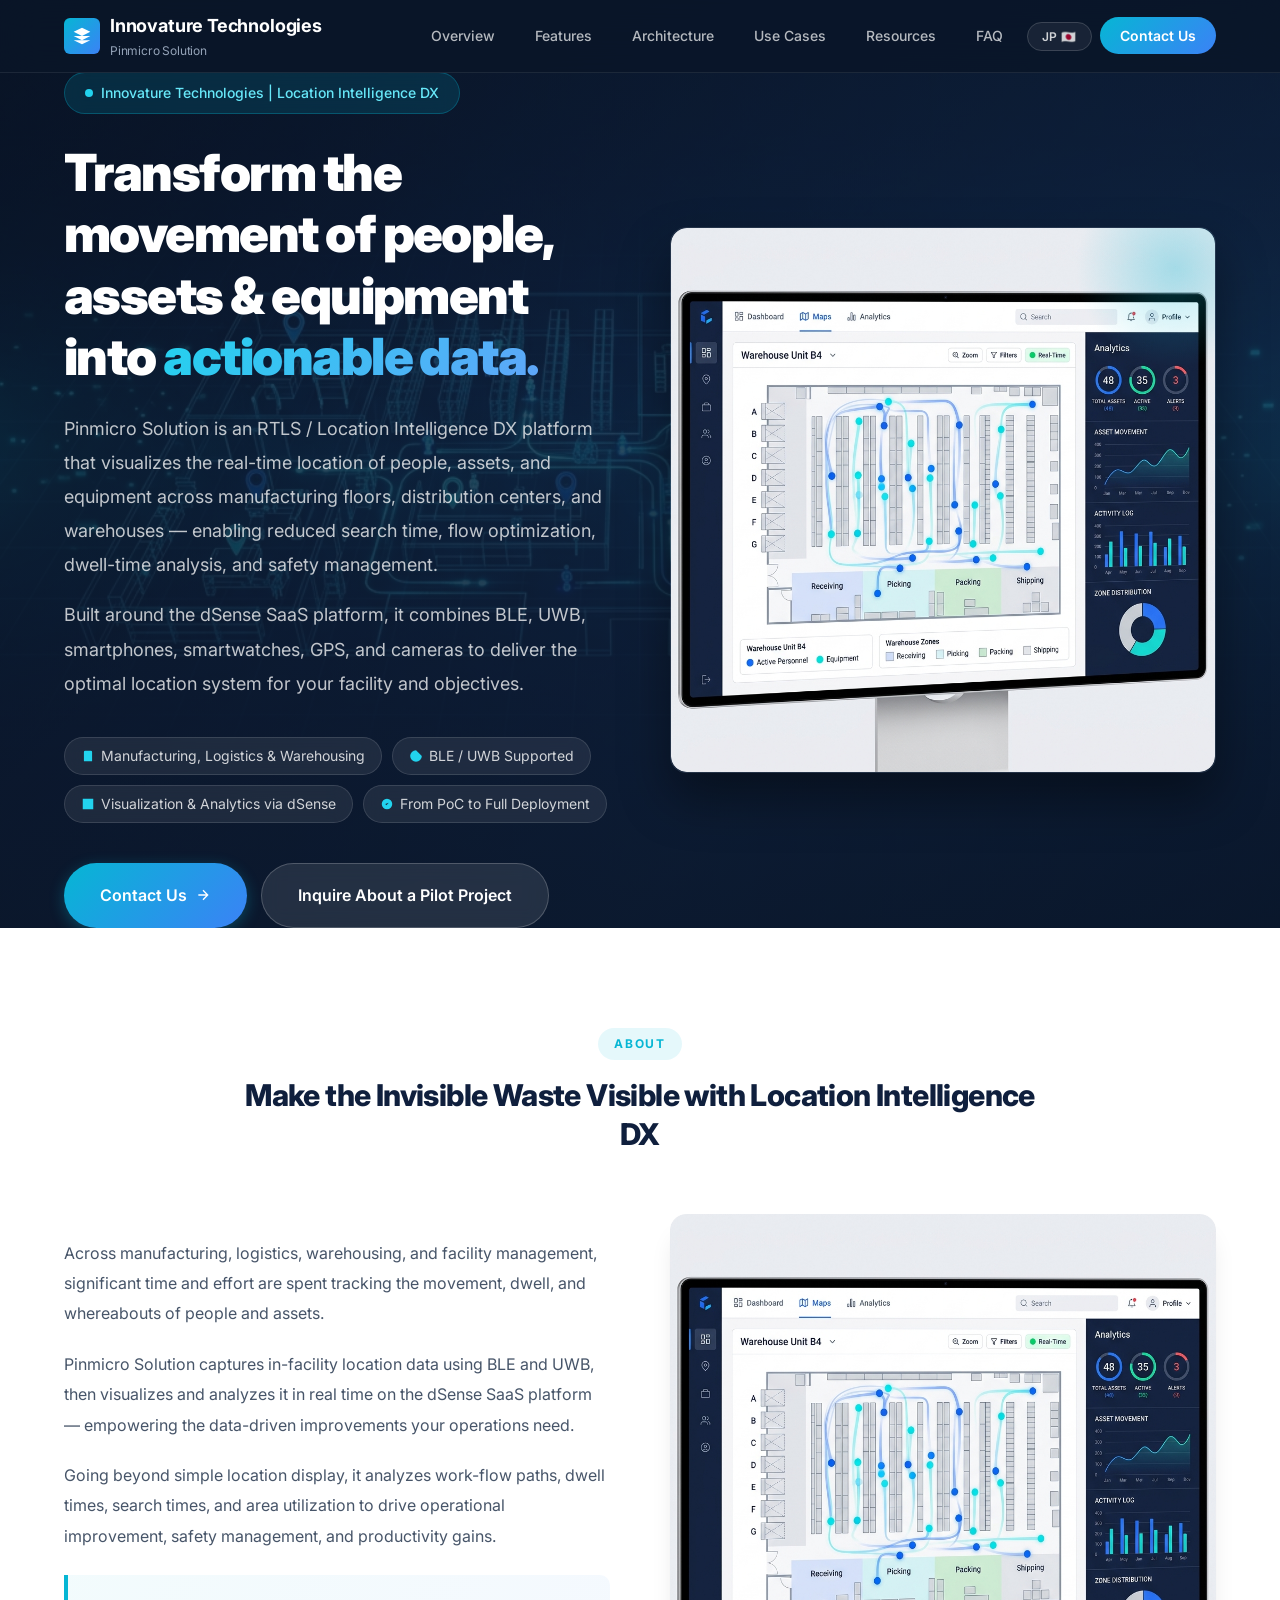
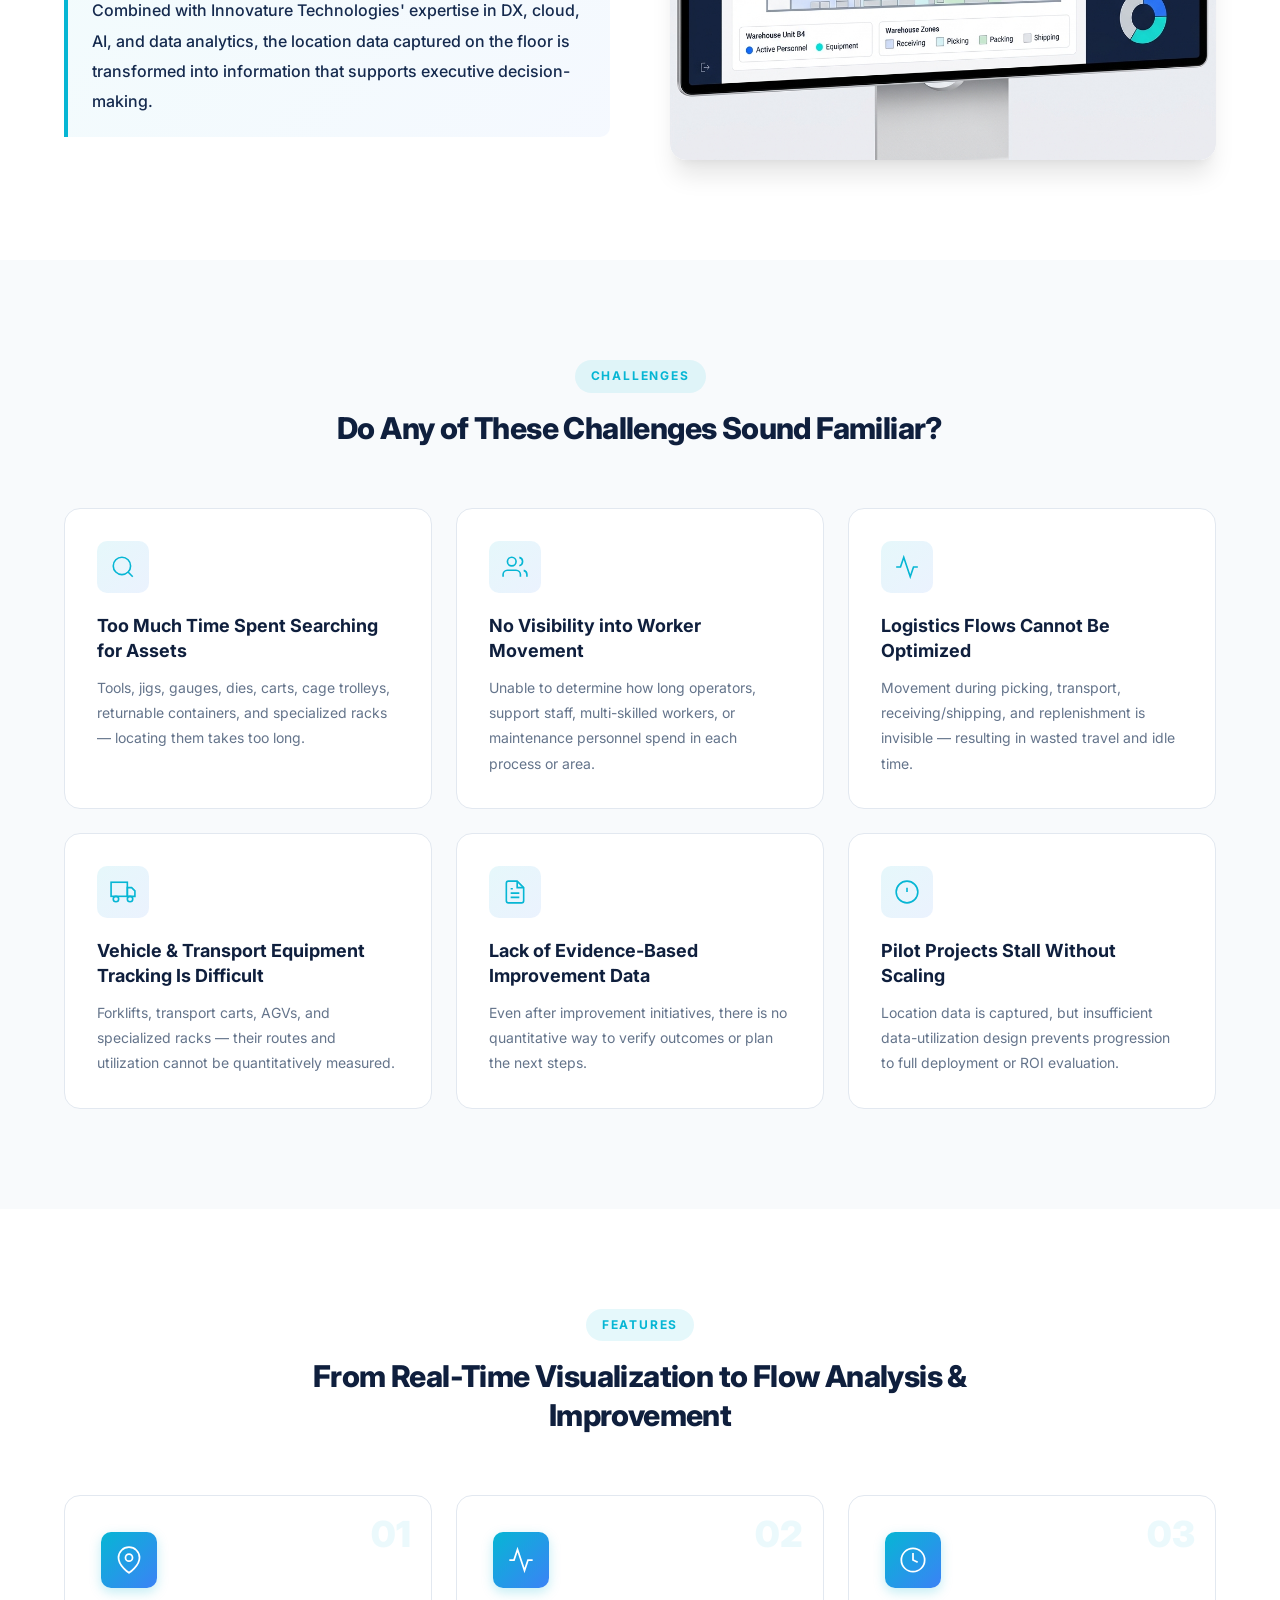
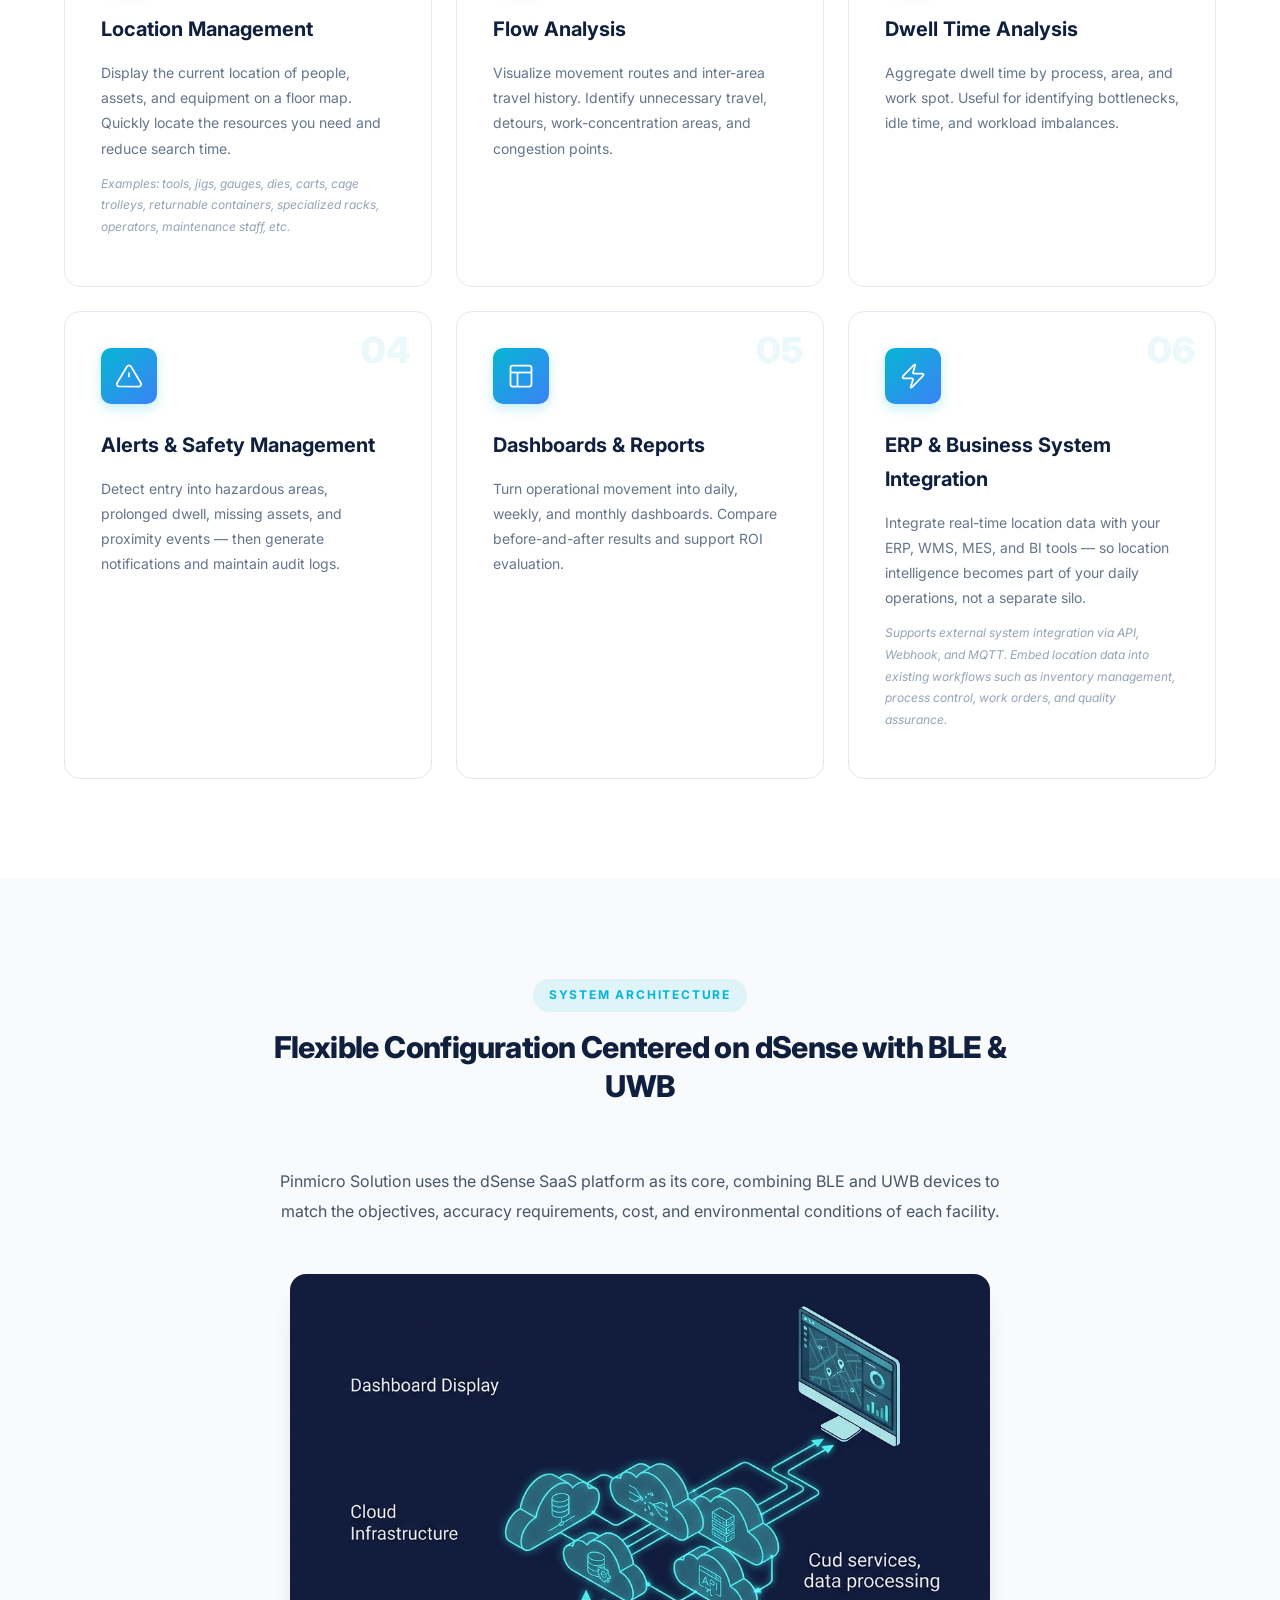
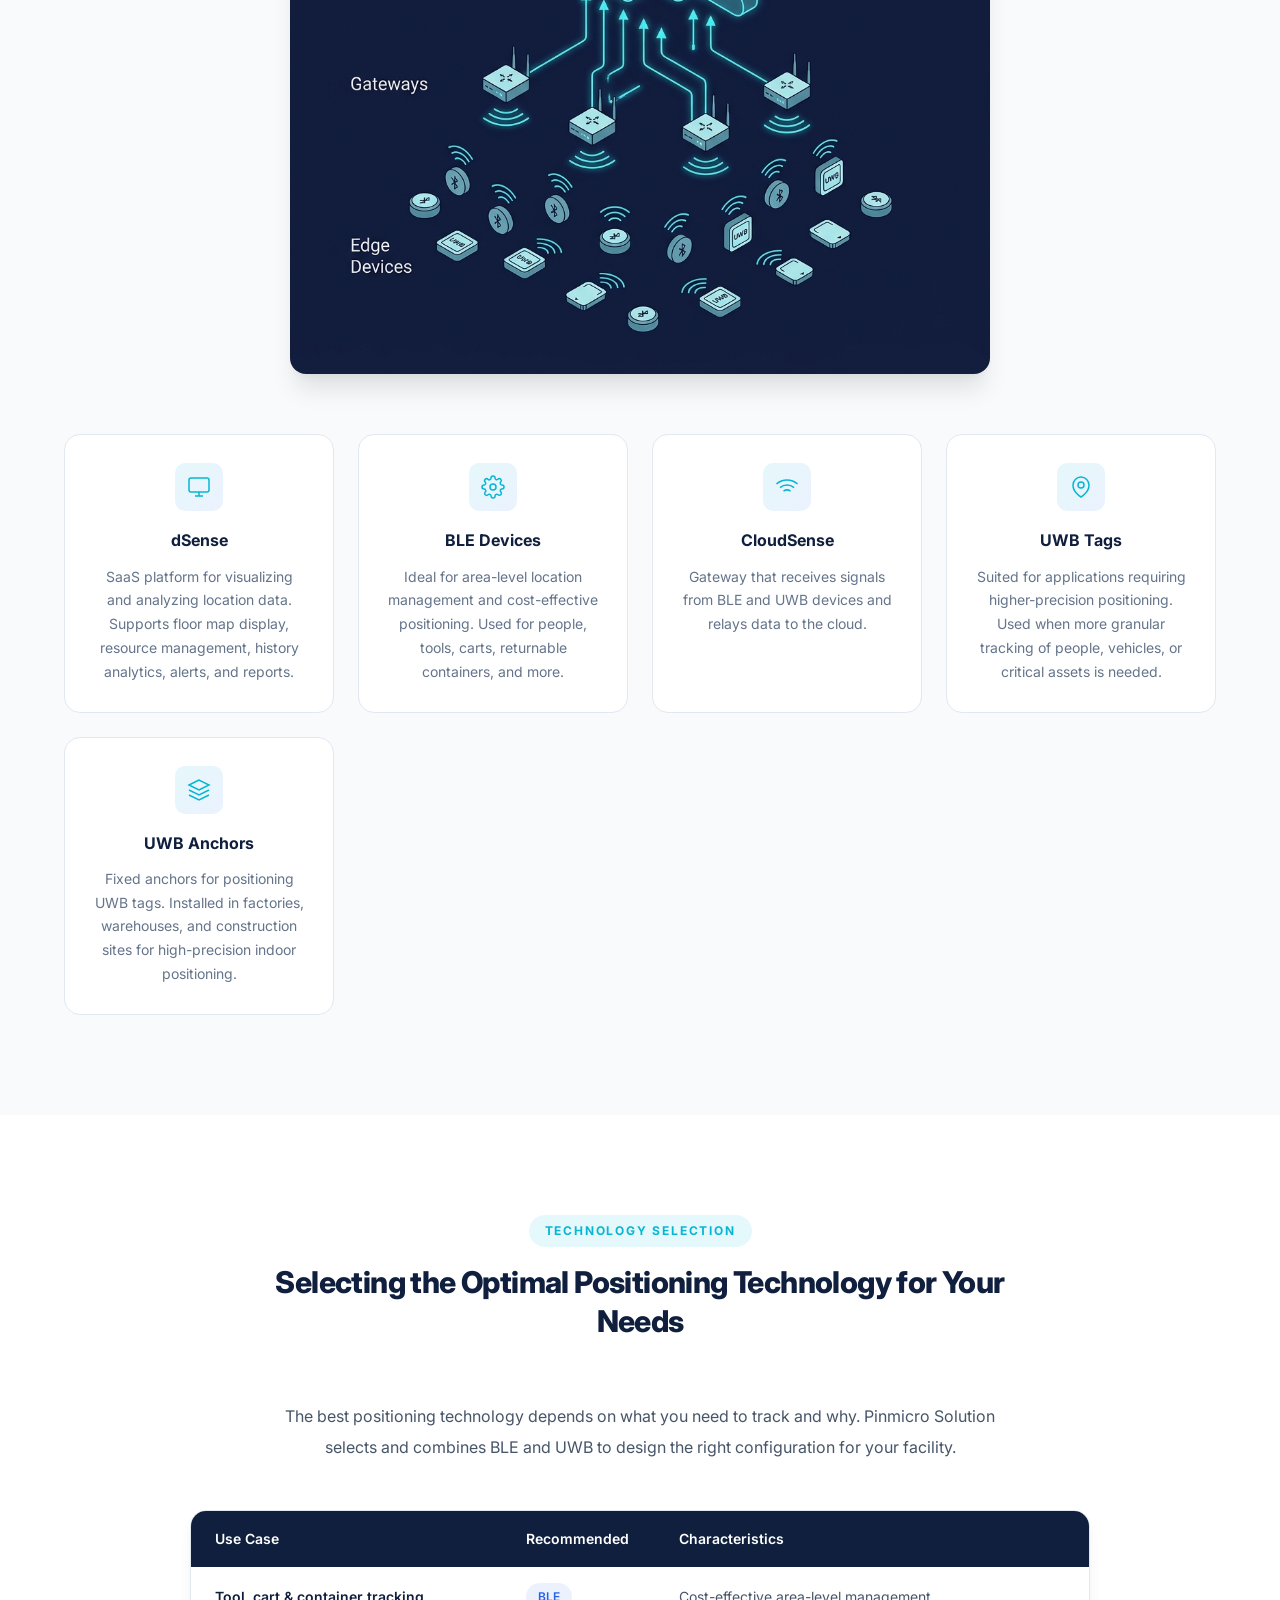
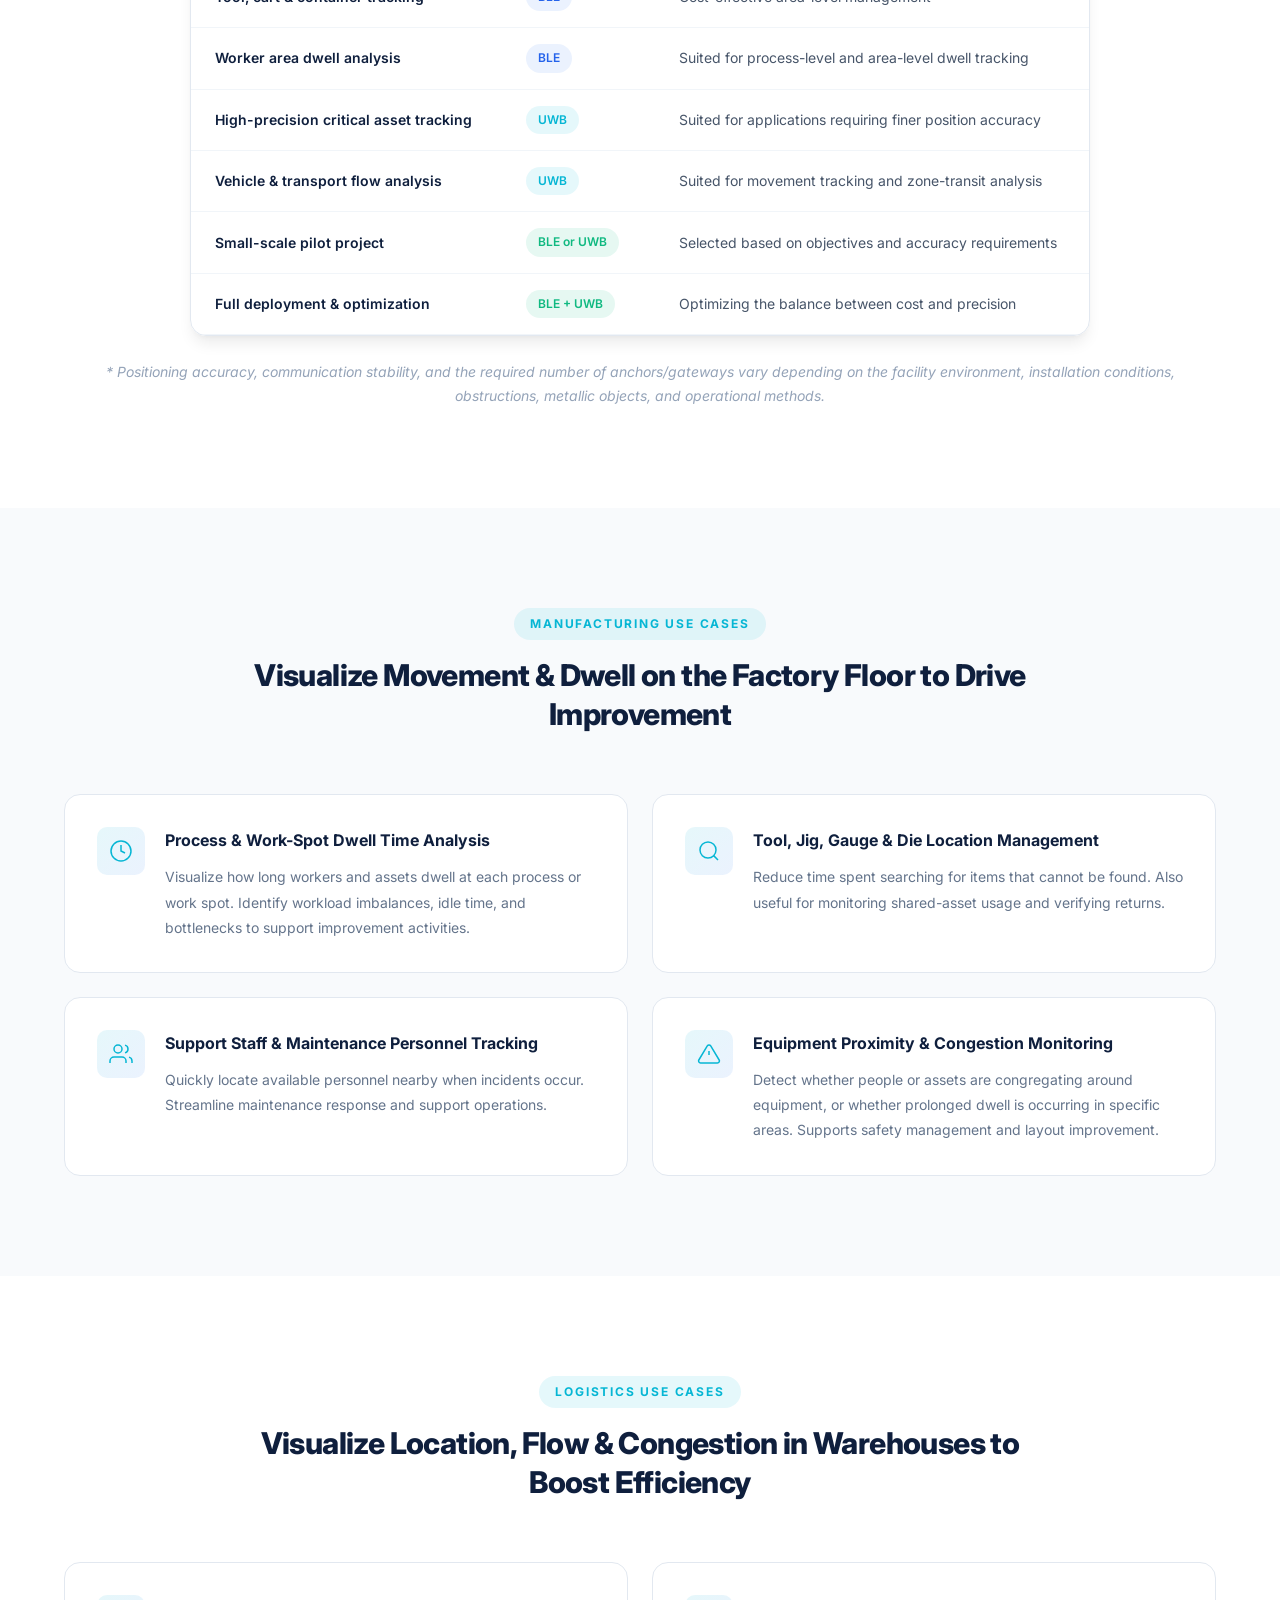
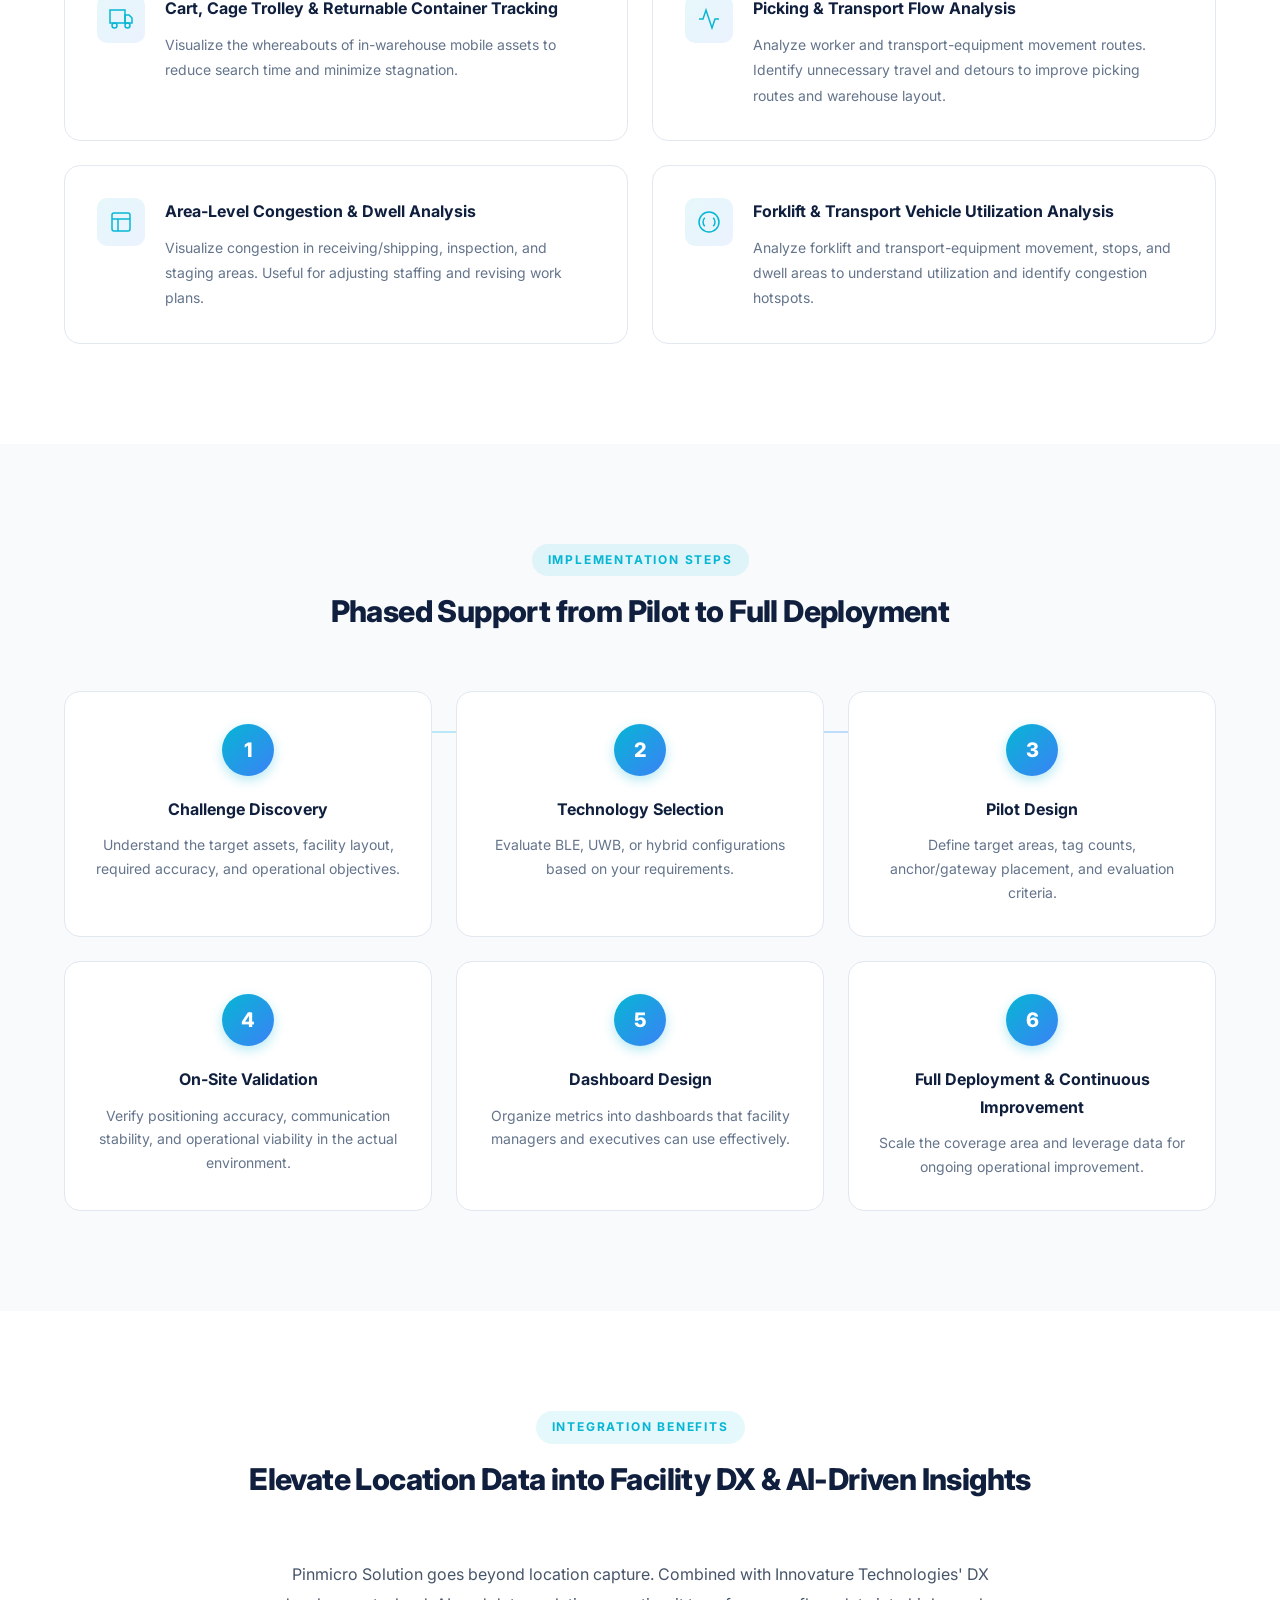
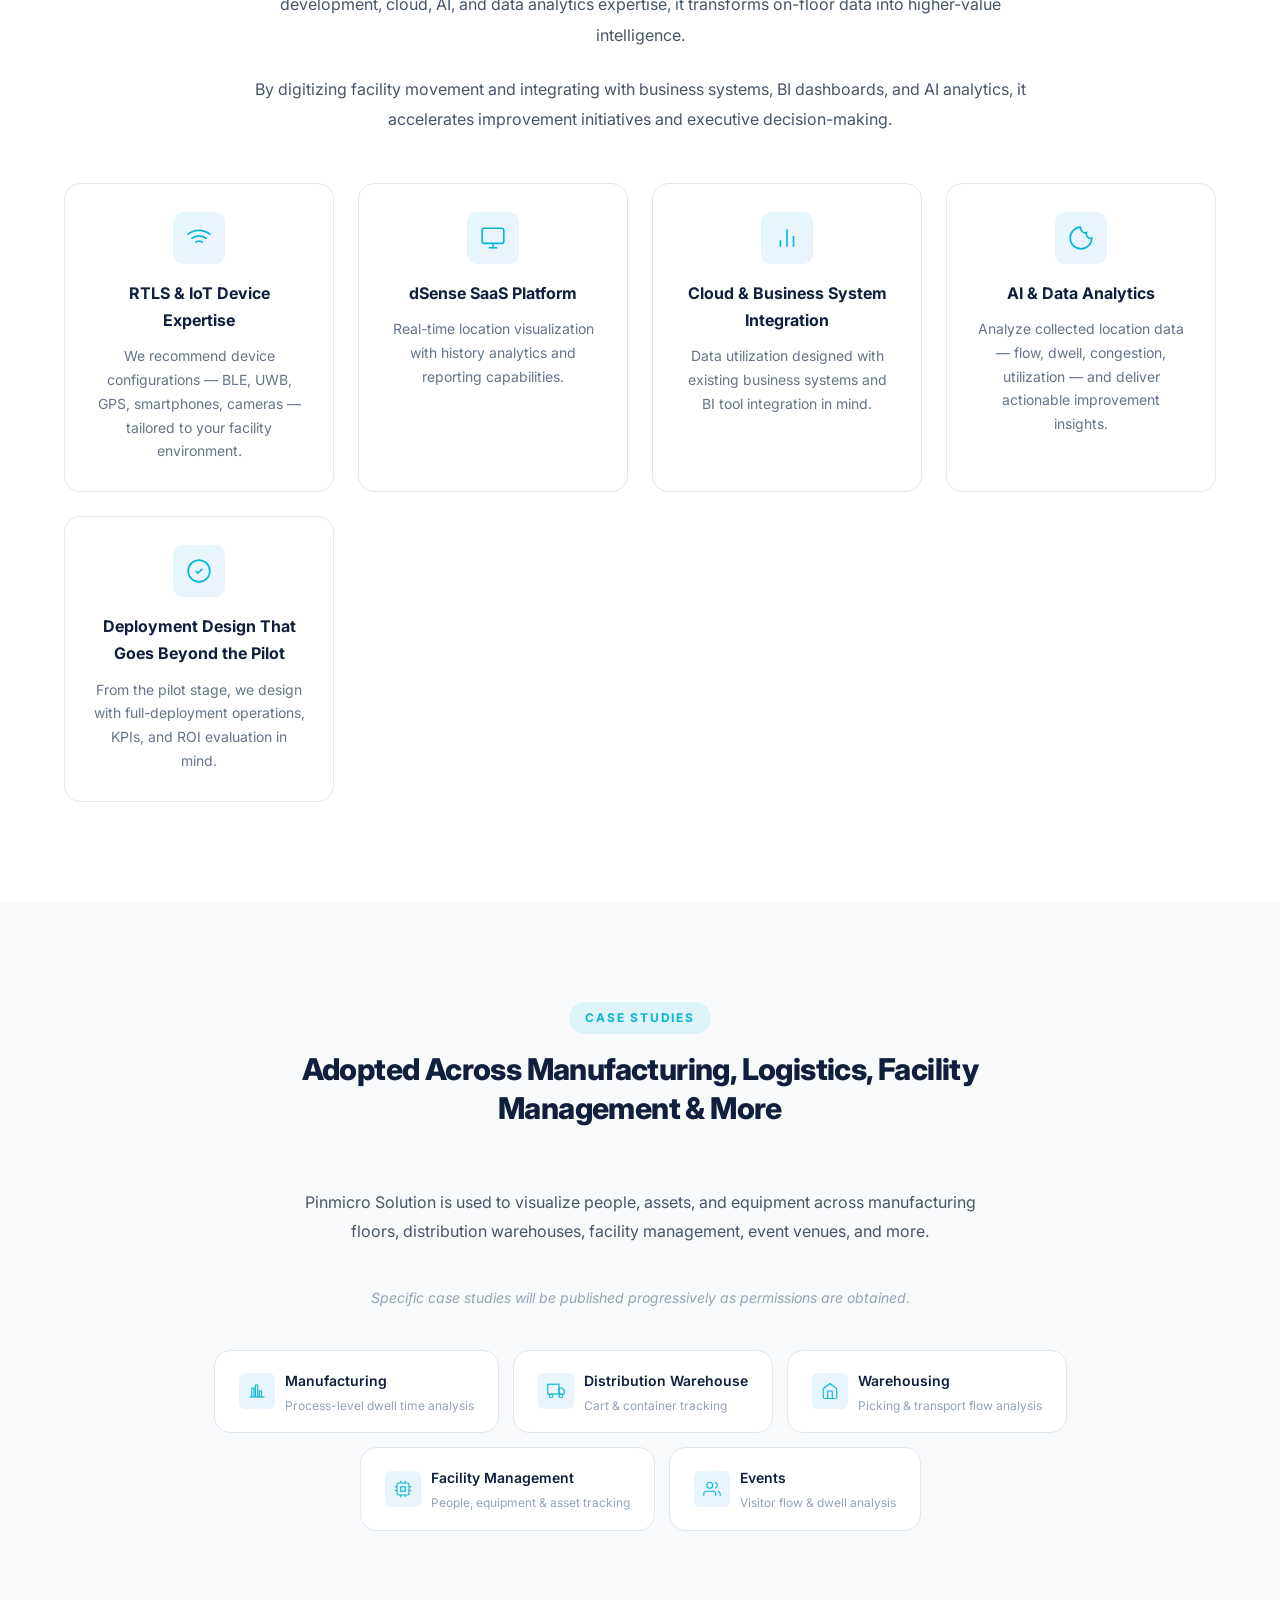
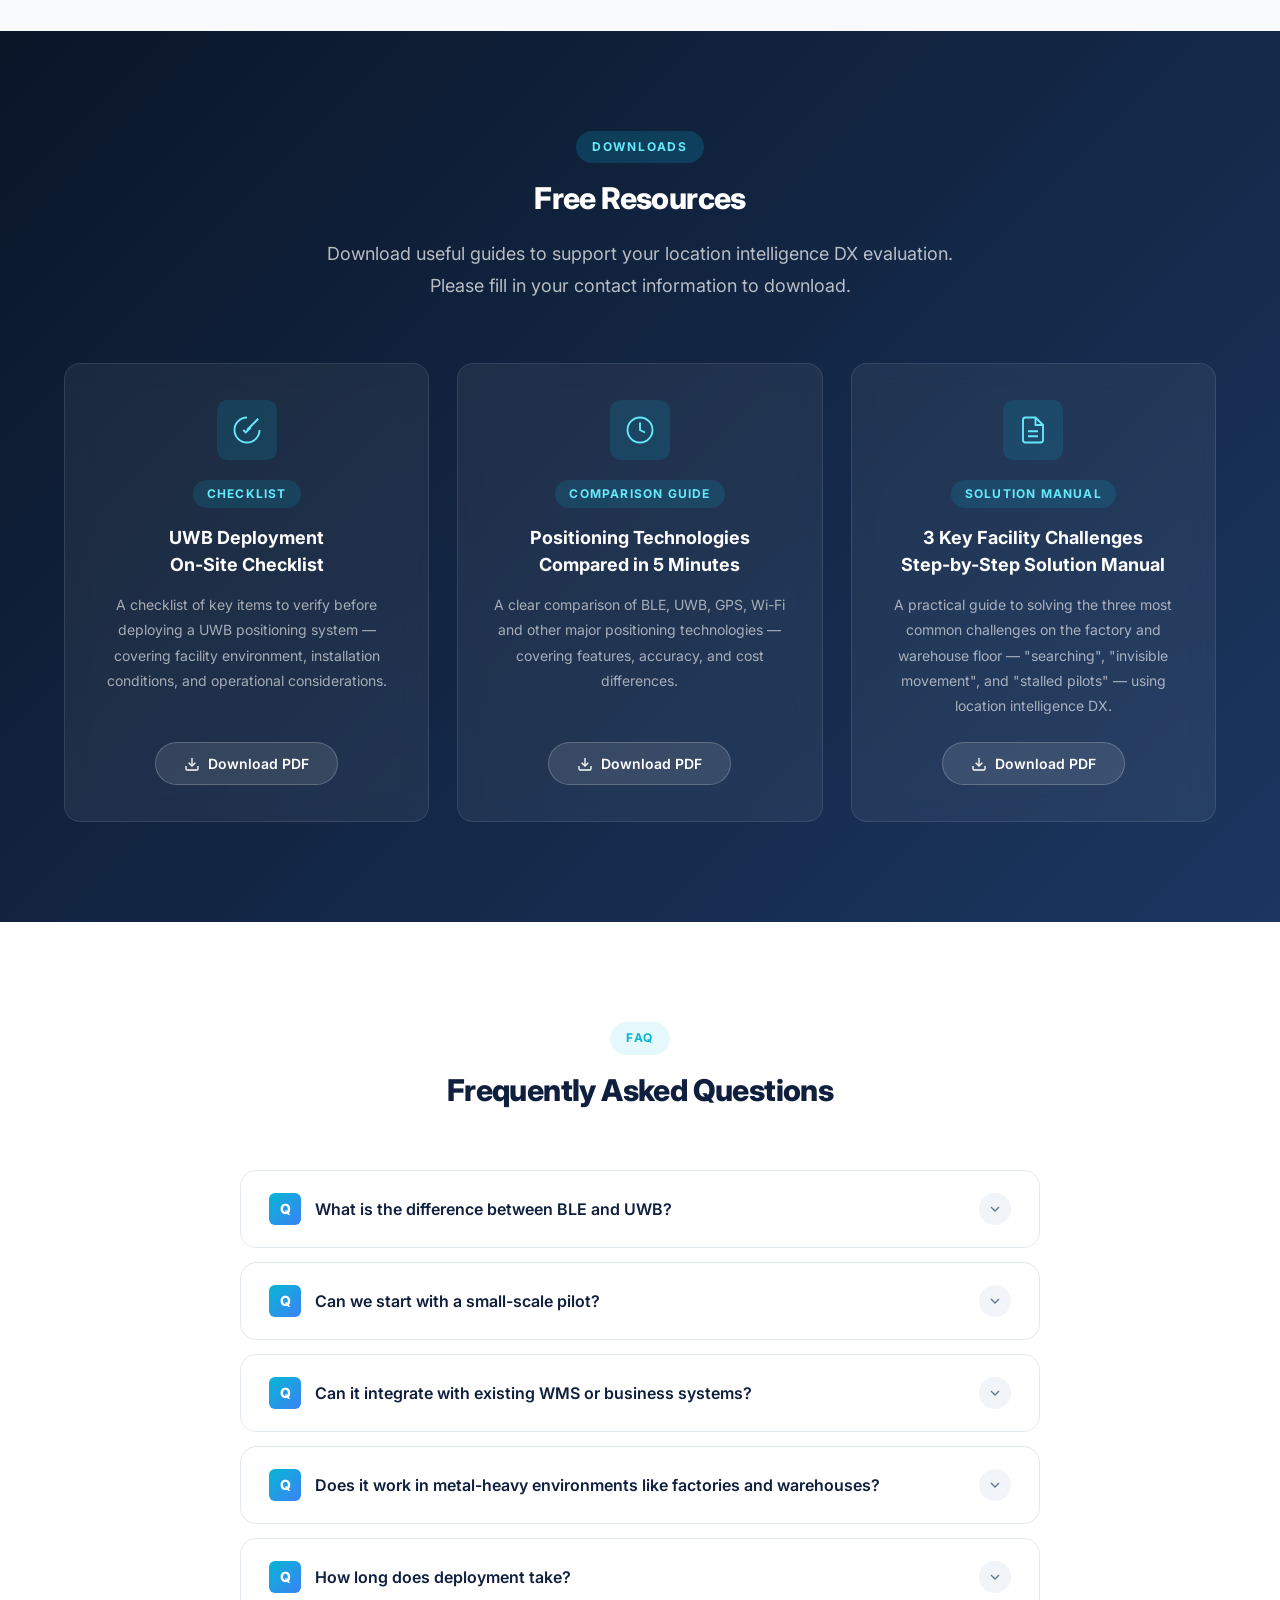
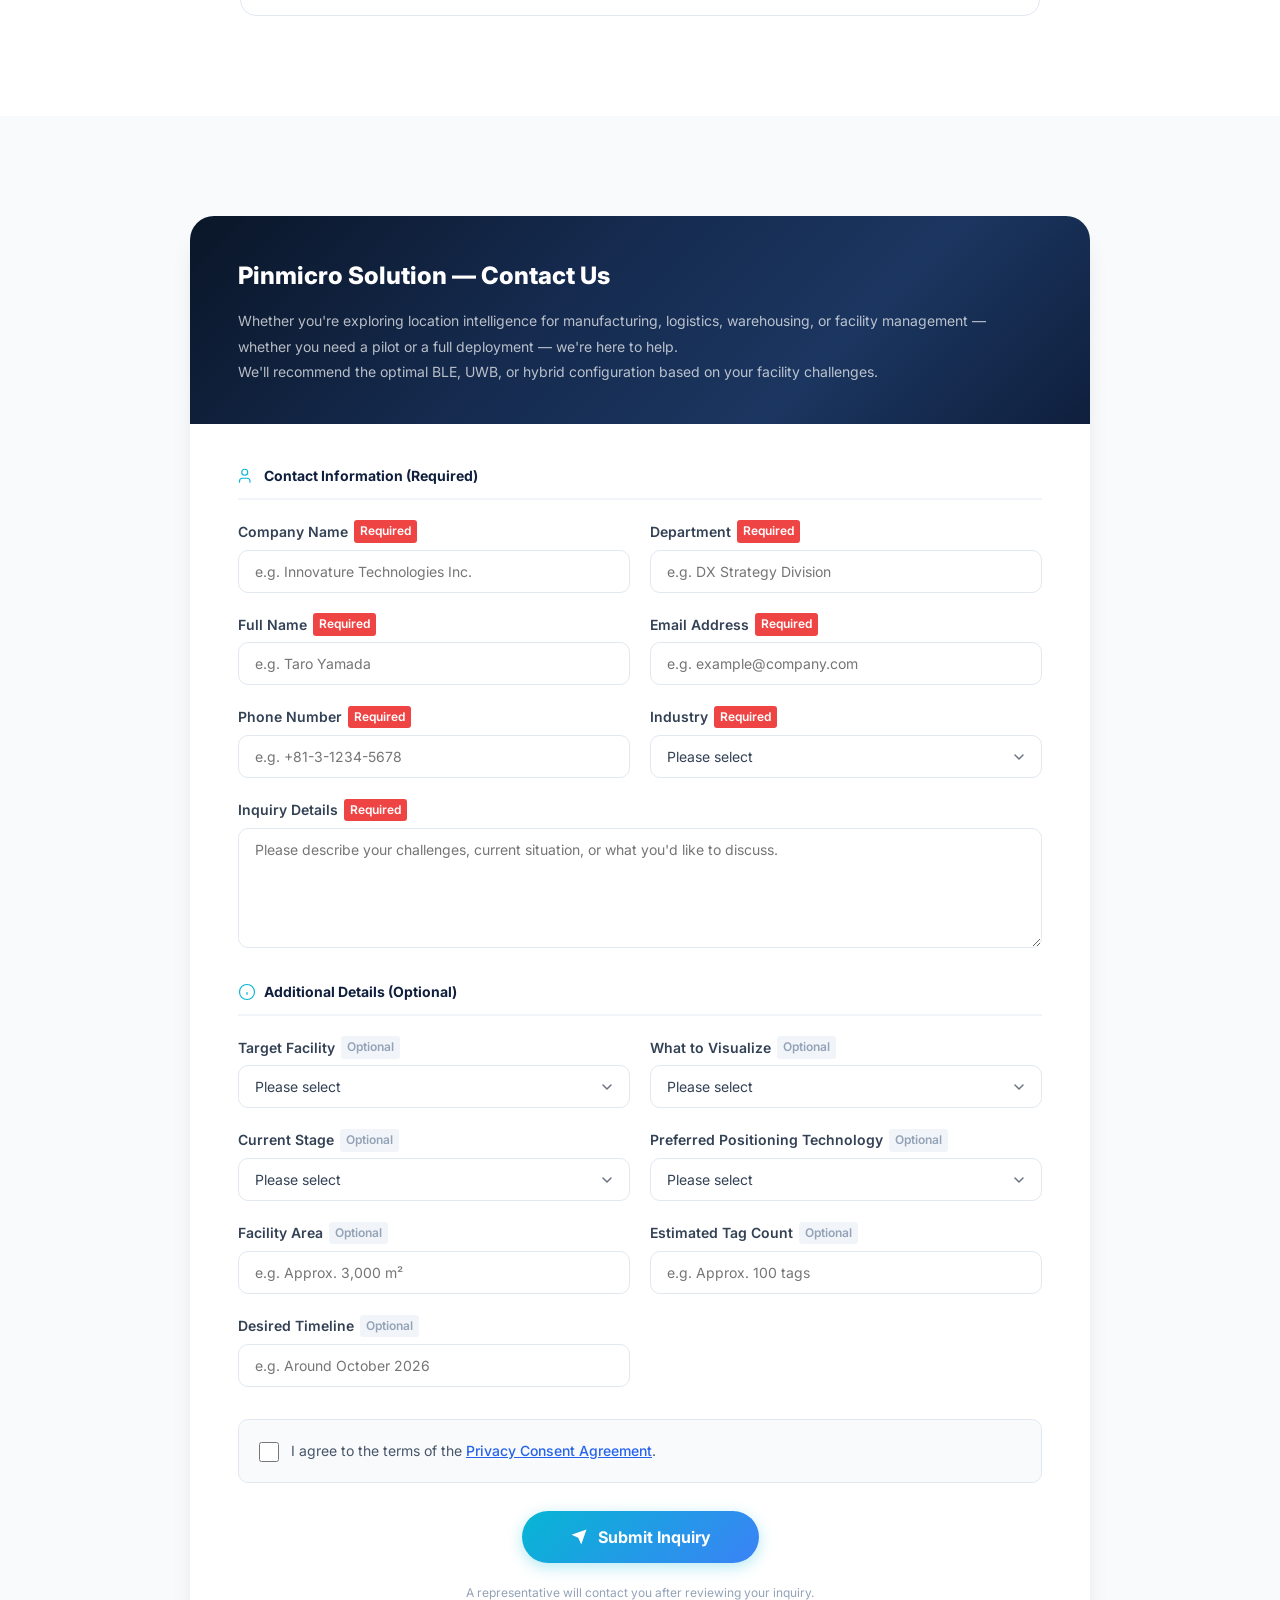
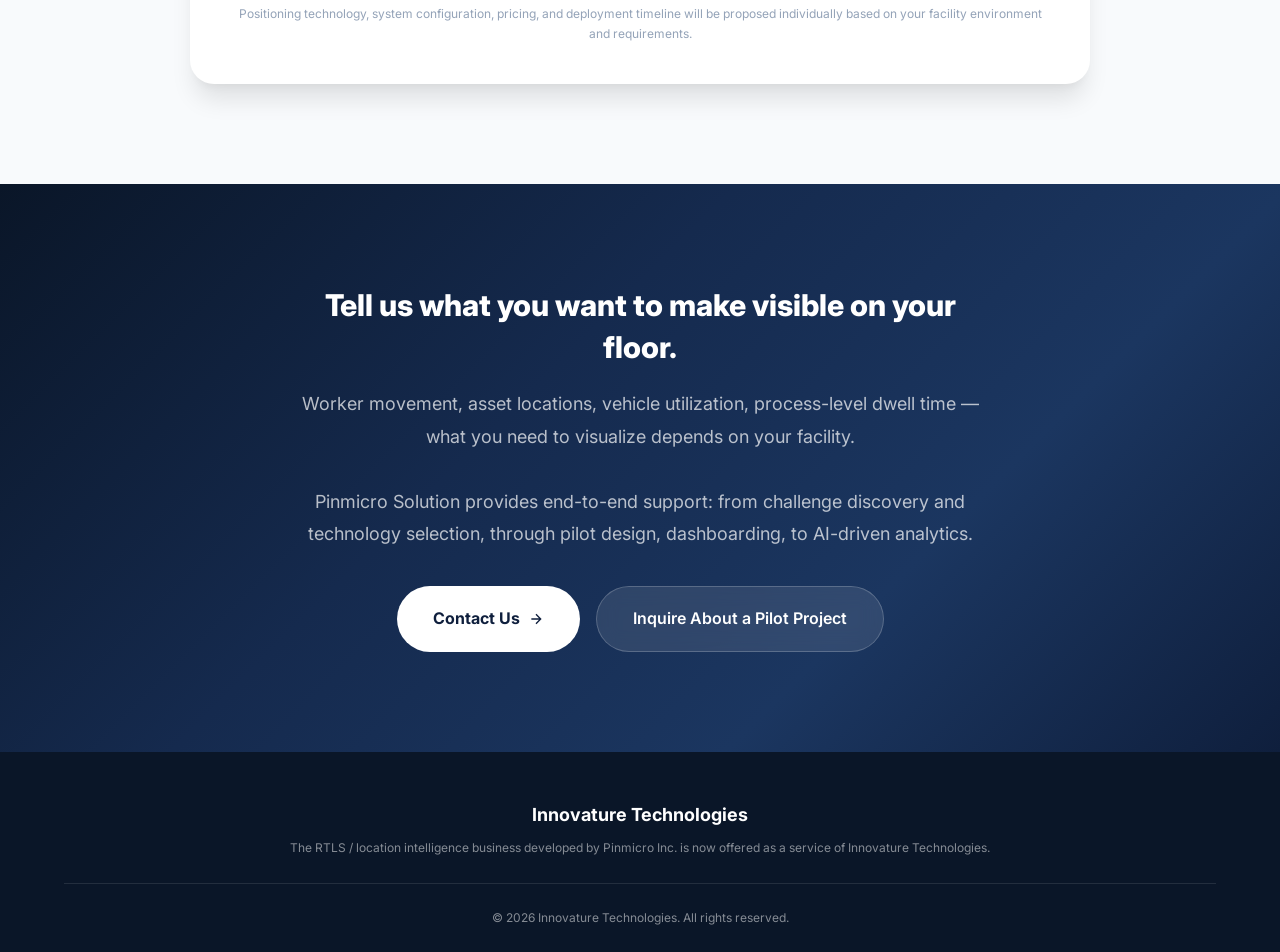
<file: en.html>
<!DOCTYPE html>
<html lang="en">
<head>
  <meta charset="UTF-8">
  <meta name="viewport" content="width=device-width, initial-scale=1.0">
  <title>Pinmicro Solution | Location Intelligence DX for Manufacturing, Logistics & Warehousing</title>
  <meta name="description" content="Pinmicro Solution visualizes the location of people, assets, and equipment to reduce search time, analyze movement flows, dwell time, and drive operational improvement. Built around the dSense SaaS platform, combining BLE, UWB, smartphones, smartwatches, GPS, and cameras to deliver the optimal configuration for your facility.">
  <meta name="robots" content="index, follow">
  <meta property="og:title" content="Pinmicro Solution | Location Intelligence DX for Manufacturing, Logistics & Warehousing">
  <meta property="og:description" content="Visualize the location of people, assets, and equipment to drive operational improvement with RTLS / Location Intelligence DX.">
  <meta property="og:type" content="website">
  <link rel="stylesheet" href="styles.css">
</head>
<body>

  <!-- ===== Header / Navigation ===== -->
  <header class="site-header" id="site-header">
    <nav class="nav-container">
      <a href="#" class="nav-logo">
        <div class="nav-logo-icon">
          <svg viewBox="0 0 24 24"><path d="M12 2L2 7l10 5 10-5-10-5zM2 17l10 5 10-5M2 12l10 5 10-5"/></svg>
        </div>
        <div>
          <div>Innovature Technologies</div>
          <div class="nav-logo-sub">Pinmicro Solution</div>
        </div>
      </a>
      <ul class="nav-menu" id="nav-menu">
        <li><a href="#about">Overview</a></li>
        <li><a href="#features">Features</a></li>
        <li><a href="#system">Architecture</a></li>
        <li><a href="#usecase-manufacturing">Use Cases</a></li>
        <li><a href="#downloads">Resources</a></li>
        <li><a href="#faq">FAQ</a></li>
        <li><a href="index.html" class="lang-switch">JP 🇯🇵</a></li>
        <li><a href="#contact" class="nav-cta">Contact Us</a></li>
      </ul>
      <button class="nav-toggle" id="nav-toggle" aria-label="Menu">
        <span></span>
        <span></span>
        <span></span>
      </button>
    </nav>
  </header>

  <!-- ===== 1. Hero ===== -->
  <section class="hero" id="hero">
    <div class="hero-bg">
      <img src="hero_background.png" alt="Location Intelligence DX" width="1920" height="1024">
    </div>
    <div class="hero-overlay"></div>
    <div class="hero-particles"></div>
    <div class="hero-content">
      <div class="hero-text">
        <div class="hero-badge">
          <span class="hero-badge-dot"></span>
          Innovature Technologies | Location Intelligence DX
        </div>
        <h1 class="hero-title">
          Transform the movement of people, assets &amp; equipment into
          <span class="hero-title-accent">actionable data.</span>
        </h1>
        <p class="hero-description">
          Pinmicro Solution is an RTLS / Location Intelligence DX platform that visualizes the real-time location of people, assets, and equipment across manufacturing floors, distribution centers, and warehouses — enabling reduced search time, flow optimization, dwell-time analysis, and safety management.
        </p>
        <p class="hero-description" style="margin-top: -20px;">
          Built around the dSense SaaS platform, it combines BLE, UWB, smartphones, smartwatches, GPS, and cameras to deliver the optimal location system for your facility and objectives.
        </p>
        <div class="hero-tags">
          <span class="hero-tag">
            <svg viewBox="0 0 24 24" fill="currentColor"><path d="M19 21V5a2 2 0 0 0-2-2H7a2 2 0 0 0-2 2v16m14 0H5m14 0h2M5 21H3m4-7h2m4 0h2m-6-4h2m4 0h2"/></svg>
            Manufacturing, Logistics &amp; Warehousing
          </span>
          <span class="hero-tag">
            <svg viewBox="0 0 24 24" fill="currentColor"><circle cx="12" cy="12" r="3"/><path d="M12 2a10 10 0 1 0 10 10"/></svg>
            BLE / UWB Supported
          </span>
          <span class="hero-tag">
            <svg viewBox="0 0 24 24" fill="currentColor"><path d="M3 3h18v18H3zM3 9h18M9 3v18"/></svg>
            Visualization &amp; Analytics via dSense
          </span>
          <span class="hero-tag">
            <svg viewBox="0 0 24 24" fill="currentColor"><path d="M9 12l2 2 4-4m6 2a9 9 0 1 1-18 0 9 9 0 0 1 18 0z"/></svg>
            From PoC to Full Deployment
          </span>
        </div>
        <div class="hero-actions">
          <a href="#contact" class="btn btn--primary btn--lg">
            Contact Us
            <svg viewBox="0 0 24 24" fill="none" stroke="currentColor" stroke-width="2"><path d="M5 12h14M12 5l7 7-7 7"/></svg>
          </a>
          <a href="#contact" class="btn btn--secondary btn--lg">
            Inquire About a Pilot Project
          </a>
        </div>
      </div>
      <div class="hero-visual">
        <div class="hero-visual-frame">
          <img src="dashboard_mockup.png" alt="dSense dashboard interface" width="560" height="560">
          <div class="hero-visual-glow"></div>
        </div>
      </div>
    </div>
  </section>

  <!-- ===== 2. About ===== -->
  <section class="section" id="about">
    <div class="container">
      <div class="section-header fade-in">
        <span class="section-label">About</span>
        <h2 class="section-title">Make the Invisible Waste Visible with Location Intelligence DX</h2>
      </div>
      <div class="about-grid">
        <div class="about-text fade-in">
          <p>Across manufacturing, logistics, warehousing, and facility management, significant time and effort are spent tracking the movement, dwell, and whereabouts of people and assets.</p>
          <p>Pinmicro Solution captures in-facility location data using BLE and UWB, then visualizes and analyzes it in real time on the dSense SaaS platform — empowering the data-driven improvements your operations need.</p>
          <p>Going beyond simple location display, it analyzes work-flow paths, dwell times, search times, and area utilization to drive operational improvement, safety management, and productivity gains.</p>
          <div class="about-highlight">
            <p>Combined with Innovature Technologies' expertise in DX, cloud, AI, and data analytics, the location data captured on the floor is transformed into information that supports executive decision-making.</p>
          </div>
        </div>
        <div class="about-image fade-in fade-in-delay-2">
          <img src="dashboard_mockup.png" alt="Real-time location visualization with the dSense platform" width="600" height="600">
        </div>
      </div>
    </div>
  </section>

  <!-- ===== 3. Challenges ===== -->
  <section class="section section--alt" id="challenges">
    <div class="container">
      <div class="section-header fade-in">
        <span class="section-label">Challenges</span>
        <h2 class="section-title">Do Any of These Challenges Sound Familiar?</h2>
      </div>
      <div class="challenge-grid">
        <div class="challenge-card fade-in fade-in-delay-1">
          <div class="challenge-icon">
            <svg viewBox="0 0 24 24"><circle cx="11" cy="11" r="8"/><line x1="21" y1="21" x2="16.65" y2="16.65"/></svg>
          </div>
          <h3>Too Much Time Spent Searching for Assets</h3>
          <p>Tools, jigs, gauges, dies, carts, cage trolleys, returnable containers, and specialized racks — locating them takes too long.</p>
        </div>
        <div class="challenge-card fade-in fade-in-delay-2">
          <div class="challenge-icon">
            <svg viewBox="0 0 24 24"><path d="M17 21v-2a4 4 0 0 0-4-4H5a4 4 0 0 0-4 4v2"/><circle cx="9" cy="7" r="4"/><path d="M23 21v-2a4 4 0 0 0-3-3.87"/><path d="M16 3.13a4 4 0 0 1 0 7.75"/></svg>
          </div>
          <h3>No Visibility into Worker Movement</h3>
          <p>Unable to determine how long operators, support staff, multi-skilled workers, or maintenance personnel spend in each process or area.</p>
        </div>
        <div class="challenge-card fade-in fade-in-delay-3">
          <div class="challenge-icon">
            <svg viewBox="0 0 24 24"><polyline points="22 12 18 12 15 21 9 3 6 12 2 12"/></svg>
          </div>
          <h3>Logistics Flows Cannot Be Optimized</h3>
          <p>Movement during picking, transport, receiving/shipping, and replenishment is invisible — resulting in wasted travel and idle time.</p>
        </div>
        <div class="challenge-card fade-in fade-in-delay-1">
          <div class="challenge-icon">
            <svg viewBox="0 0 24 24"><rect x="1" y="3" width="15" height="13"/><polygon points="16 8 20 8 23 11 23 16 16 16 16 8"/><circle cx="5.5" cy="18.5" r="2.5"/><circle cx="18.5" cy="18.5" r="2.5"/></svg>
          </div>
          <h3>Vehicle &amp; Transport Equipment Tracking Is Difficult</h3>
          <p>Forklifts, transport carts, AGVs, and specialized racks — their routes and utilization cannot be quantitatively measured.</p>
        </div>
        <div class="challenge-card fade-in fade-in-delay-2">
          <div class="challenge-icon">
            <svg viewBox="0 0 24 24"><path d="M14 2H6a2 2 0 0 0-2 2v16a2 2 0 0 0 2 2h12a2 2 0 0 0 2-2V8z"/><polyline points="14 2 14 8 20 8"/><line x1="16" y1="13" x2="8" y2="13"/><line x1="16" y1="17" x2="8" y2="17"/><polyline points="10 9 9 9 8 9"/></svg>
          </div>
          <h3>Lack of Evidence-Based Improvement Data</h3>
          <p>Even after improvement initiatives, there is no quantitative way to verify outcomes or plan the next steps.</p>
        </div>
        <div class="challenge-card fade-in fade-in-delay-3">
          <div class="challenge-icon">
            <svg viewBox="0 0 24 24"><circle cx="12" cy="12" r="10"/><line x1="12" y1="8" x2="12" y2="12"/><line x1="12" y1="16" x2="12.01" y2="16"/></svg>
          </div>
          <h3>Pilot Projects Stall Without Scaling</h3>
          <p>Location data is captured, but insufficient data-utilization design prevents progression to full deployment or ROI evaluation.</p>
        </div>
      </div>
    </div>
  </section>

  <!-- ===== 4. Features ===== -->
  <section class="section" id="features">
    <div class="container">
      <div class="section-header fade-in">
        <span class="section-label">Features</span>
        <h2 class="section-title">From Real-Time Visualization to Flow Analysis &amp; Improvement</h2>
      </div>
      <div class="feature-grid">
        <div class="feature-card fade-in fade-in-delay-1">
          <span class="feature-number">01</span>
          <div class="feature-icon">
            <svg viewBox="0 0 24 24"><path d="M21 10c0 7-9 13-9 13s-9-6-9-13a9 9 0 0 1 18 0z"/><circle cx="12" cy="10" r="3"/></svg>
          </div>
          <h3>Location Management</h3>
          <p>Display the current location of people, assets, and equipment on a floor map. Quickly locate the resources you need and reduce search time.</p>
          <p class="feature-note">Examples: tools, jigs, gauges, dies, carts, cage trolleys, returnable containers, specialized racks, operators, maintenance staff, etc.</p>
        </div>
        <div class="feature-card fade-in fade-in-delay-2">
          <span class="feature-number">02</span>
          <div class="feature-icon">
            <svg viewBox="0 0 24 24"><polyline points="22 12 18 12 15 21 9 3 6 12 2 12"/></svg>
          </div>
          <h3>Flow Analysis</h3>
          <p>Visualize movement routes and inter-area travel history. Identify unnecessary travel, detours, work-concentration areas, and congestion points.</p>
        </div>
        <div class="feature-card fade-in fade-in-delay-3">
          <span class="feature-number">03</span>
          <div class="feature-icon">
            <svg viewBox="0 0 24 24"><circle cx="12" cy="12" r="10"/><polyline points="12 6 12 12 16 14"/></svg>
          </div>
          <h3>Dwell Time Analysis</h3>
          <p>Aggregate dwell time by process, area, and work spot. Useful for identifying bottlenecks, idle time, and workload imbalances.</p>
        </div>
        <div class="feature-card fade-in fade-in-delay-1">
          <span class="feature-number">04</span>
          <div class="feature-icon">
            <svg viewBox="0 0 24 24"><path d="M10.29 3.86L1.82 18a2 2 0 0 0 1.71 3h16.94a2 2 0 0 0 1.71-3L13.71 3.86a2 2 0 0 0-3.42 0z"/><line x1="12" y1="9" x2="12" y2="13"/><line x1="12" y1="17" x2="12.01" y2="17"/></svg>
          </div>
          <h3>Alerts &amp; Safety Management</h3>
          <p>Detect entry into hazardous areas, prolonged dwell, missing assets, and proximity events — then generate notifications and maintain audit logs.</p>
        </div>
        <div class="feature-card fade-in fade-in-delay-2">
          <span class="feature-number">05</span>
          <div class="feature-icon">
            <svg viewBox="0 0 24 24"><rect x="3" y="3" width="18" height="18" rx="2"/><path d="M3 9h18"/><path d="M9 21V9"/></svg>
          </div>
          <h3>Dashboards &amp; Reports</h3>
          <p>Turn operational movement into daily, weekly, and monthly dashboards. Compare before-and-after results and support ROI evaluation.</p>
        </div>
        <!-- Feature 6 -->
        <div class="feature-card fade-in fade-in-delay-3">
          <span class="feature-number">06</span>
          <div class="feature-icon">
            <svg viewBox="0 0 24 24"><path d="M4 14a1 1 0 0 1-.78-1.63l9.9-10.2a.5.5 0 0 1 .86.46l-1.92 6.02A1 1 0 0 0 13 10h7a1 1 0 0 1 .78 1.63l-9.9 10.2a.5.5 0 0 1-.86-.46l1.92-6.02A1 1 0 0 0 11 14z"/></svg>
          </div>
          <h3>ERP &amp; Business System Integration</h3>
          <p>Integrate real-time location data with your ERP, WMS, MES, and BI tools — so location intelligence becomes part of your daily operations, not a separate silo.</p>
          <p class="feature-note">Supports external system integration via API, Webhook, and MQTT. Embed location data into existing workflows such as inventory management, process control, work orders, and quality assurance.</p>
        </div>
      </div>
    </div>
  </section>

  <!-- ===== 5. System Architecture ===== -->
  <section class="section section--alt" id="system">
    <div class="container">
      <div class="section-header fade-in">
        <span class="section-label">System Architecture</span>
        <h2 class="section-title">Flexible Configuration Centered on dSense with BLE &amp; UWB</h2>
      </div>
      <p class="system-intro fade-in">Pinmicro Solution uses the dSense SaaS platform as its core, combining BLE and UWB devices to match the objectives, accuracy requirements, cost, and environmental conditions of each facility.</p>
      <div class="system-diagram fade-in">
        <img src="system_architecture.png" alt="System architecture: BLE/UWB devices → CloudSense gateways → dSense cloud → Dashboards" width="700" height="700">
      </div>
      <div class="system-components">
        <div class="system-component fade-in fade-in-delay-1">
          <div class="system-component-icon">
            <svg viewBox="0 0 24 24"><rect x="2" y="3" width="20" height="14" rx="2"/><line x1="8" y1="21" x2="16" y2="21"/><line x1="12" y1="17" x2="12" y2="21"/></svg>
          </div>
          <h3>dSense</h3>
          <p>SaaS platform for visualizing and analyzing location data. Supports floor map display, resource management, history analytics, alerts, and reports.</p>
        </div>
        <div class="system-component fade-in fade-in-delay-2">
          <div class="system-component-icon">
            <svg viewBox="0 0 24 24"><circle cx="12" cy="12" r="3"/><path d="M19.4 15a1.65 1.65 0 0 0 .33 1.82l.06.06a2 2 0 1 1-2.83 2.83l-.06-.06a1.65 1.65 0 0 0-1.82-.33 1.65 1.65 0 0 0-1 1.51V21a2 2 0 0 1-4 0v-.09A1.65 1.65 0 0 0 9 19.4a1.65 1.65 0 0 0-1.82.33l-.06.06a2 2 0 1 1-2.83-2.83l.06-.06A1.65 1.65 0 0 0 4.68 15a1.65 1.65 0 0 0-1.51-1H3a2 2 0 0 1 0-4h.09A1.65 1.65 0 0 0 4.6 9a1.65 1.65 0 0 0-.33-1.82l-.06-.06a2 2 0 1 1 2.83-2.83l.06.06A1.65 1.65 0 0 0 9 4.68a1.65 1.65 0 0 0 1-1.51V3a2 2 0 0 1 4 0v.09a1.65 1.65 0 0 0 1 1.51 1.65 1.65 0 0 0 1.82-.33l.06-.06a2 2 0 1 1 2.83 2.83l-.06.06A1.65 1.65 0 0 0 19.4 9a1.65 1.65 0 0 0 1.51 1H21a2 2 0 0 1 0 4h-.09a1.65 1.65 0 0 0-1.51 1z"/></svg>
          </div>
          <h3>BLE Devices</h3>
          <p>Ideal for area-level location management and cost-effective positioning. Used for people, tools, carts, returnable containers, and more.</p>
        </div>
        <div class="system-component fade-in fade-in-delay-3">
          <div class="system-component-icon">
            <svg viewBox="0 0 24 24"><path d="M5 12.55a11 11 0 0 1 14.08 0"/><path d="M1.42 9a16 16 0 0 1 21.16 0"/><path d="M8.53 16.11a6 6 0 0 1 6.95 0"/><line x1="12" y1="20" x2="12.01" y2="20"/></svg>
          </div>
          <h3>CloudSense</h3>
          <p>Gateway that receives signals from BLE and UWB devices and relays data to the cloud.</p>
        </div>
        <div class="system-component fade-in fade-in-delay-4">
          <div class="system-component-icon">
            <svg viewBox="0 0 24 24"><path d="M12 22s-8-4.5-8-11.8A8 8 0 0 1 12 2a8 8 0 0 1 8 8.2c0 7.3-8 11.8-8 11.8z"/><circle cx="12" cy="10" r="3"/></svg>
          </div>
          <h3>UWB Tags</h3>
          <p>Suited for applications requiring higher-precision positioning. Used when more granular tracking of people, vehicles, or critical assets is needed.</p>
        </div>
        <div class="system-component fade-in fade-in-delay-5">
          <div class="system-component-icon">
            <svg viewBox="0 0 24 24"><polygon points="12 2 2 7 12 12 22 7 12 2"/><polyline points="2 17 12 22 22 17"/><polyline points="2 12 12 17 22 12"/></svg>
          </div>
          <h3>UWB Anchors</h3>
          <p>Fixed anchors for positioning UWB tags. Installed in factories, warehouses, and construction sites for high-precision indoor positioning.</p>
        </div>
      </div>
    </div>
  </section>

  <!-- ===== 6. BLE vs UWB ===== -->
  <section class="section" id="comparison">
    <div class="container">
      <div class="section-header fade-in">
        <span class="section-label">Technology Selection</span>
        <h2 class="section-title">Selecting the Optimal Positioning Technology for Your Needs</h2>
      </div>
      <p class="comparison-intro fade-in">The best positioning technology depends on what you need to track and why. Pinmicro Solution selects and combines BLE and UWB to design the right configuration for your facility.</p>
      <div class="comparison-table-wrapper fade-in">
        <table class="comparison-table">
          <thead>
            <tr>
              <th>Use Case</th>
              <th>Recommended</th>
              <th>Characteristics</th>
            </tr>
          </thead>
          <tbody>
            <tr>
              <td>Tool, cart &amp; container tracking</td>
              <td><span class="tech-badge tech-badge--ble">BLE</span></td>
              <td>Cost-effective area-level management</td>
            </tr>
            <tr>
              <td>Worker area dwell analysis</td>
              <td><span class="tech-badge tech-badge--ble">BLE</span></td>
              <td>Suited for process-level and area-level dwell tracking</td>
            </tr>
            <tr>
              <td>High-precision critical asset tracking</td>
              <td><span class="tech-badge tech-badge--uwb">UWB</span></td>
              <td>Suited for applications requiring finer position accuracy</td>
            </tr>
            <tr>
              <td>Vehicle &amp; transport flow analysis</td>
              <td><span class="tech-badge tech-badge--uwb">UWB</span></td>
              <td>Suited for movement tracking and zone-transit analysis</td>
            </tr>
            <tr>
              <td>Small-scale pilot project</td>
              <td><span class="tech-badge tech-badge--both">BLE or UWB</span></td>
              <td>Selected based on objectives and accuracy requirements</td>
            </tr>
            <tr>
              <td>Full deployment &amp; optimization</td>
              <td><span class="tech-badge tech-badge--both">BLE + UWB</span></td>
              <td>Optimizing the balance between cost and precision</td>
            </tr>
          </tbody>
        </table>
      </div>
      <p class="comparison-note fade-in">* Positioning accuracy, communication stability, and the required number of anchors/gateways vary depending on the facility environment, installation conditions, obstructions, metallic objects, and operational methods.</p>
    </div>
  </section>

  <!-- ===== 7. Manufacturing Use Cases ===== -->
  <section class="section section--alt" id="usecase-manufacturing">
    <div class="container">
      <div class="section-header fade-in">
        <span class="section-label">Manufacturing Use Cases</span>
        <h2 class="section-title">Visualize Movement &amp; Dwell on the Factory Floor to Drive Improvement</h2>
      </div>
      <div class="usecase-grid">
        <div class="usecase-card fade-in fade-in-delay-1">
          <div class="usecase-icon">
            <svg viewBox="0 0 24 24"><circle cx="12" cy="12" r="10"/><polyline points="12 6 12 12 16 14"/></svg>
          </div>
          <div class="usecase-content">
            <h3>Process &amp; Work-Spot Dwell Time Analysis</h3>
            <p>Visualize how long workers and assets dwell at each process or work spot. Identify workload imbalances, idle time, and bottlenecks to support improvement activities.</p>
          </div>
        </div>
        <div class="usecase-card fade-in fade-in-delay-2">
          <div class="usecase-icon">
            <svg viewBox="0 0 24 24"><circle cx="11" cy="11" r="8"/><line x1="21" y1="21" x2="16.65" y2="16.65"/></svg>
          </div>
          <div class="usecase-content">
            <h3>Tool, Jig, Gauge &amp; Die Location Management</h3>
            <p>Reduce time spent searching for items that cannot be found. Also useful for monitoring shared-asset usage and verifying returns.</p>
          </div>
        </div>
        <div class="usecase-card fade-in fade-in-delay-3">
          <div class="usecase-icon">
            <svg viewBox="0 0 24 24"><path d="M17 21v-2a4 4 0 0 0-4-4H5a4 4 0 0 0-4 4v2"/><circle cx="9" cy="7" r="4"/><path d="M23 21v-2a4 4 0 0 0-3-3.87"/><path d="M16 3.13a4 4 0 0 1 0 7.75"/></svg>
          </div>
          <div class="usecase-content">
            <h3>Support Staff &amp; Maintenance Personnel Tracking</h3>
            <p>Quickly locate available personnel nearby when incidents occur. Streamline maintenance response and support operations.</p>
          </div>
        </div>
        <div class="usecase-card fade-in fade-in-delay-4">
          <div class="usecase-icon">
            <svg viewBox="0 0 24 24"><path d="M10.29 3.86L1.82 18a2 2 0 0 0 1.71 3h16.94a2 2 0 0 0 1.71-3L13.71 3.86a2 2 0 0 0-3.42 0z"/><line x1="12" y1="9" x2="12" y2="13"/><line x1="12" y1="17" x2="12.01" y2="17"/></svg>
          </div>
          <div class="usecase-content">
            <h3>Equipment Proximity &amp; Congestion Monitoring</h3>
            <p>Detect whether people or assets are congregating around equipment, or whether prolonged dwell is occurring in specific areas. Supports safety management and layout improvement.</p>
          </div>
        </div>
      </div>
    </div>
  </section>

  <!-- ===== 8. Logistics Use Cases ===== -->
  <section class="section" id="usecase-logistics">
    <div class="container">
      <div class="section-header fade-in">
        <span class="section-label">Logistics Use Cases</span>
        <h2 class="section-title">Visualize Location, Flow &amp; Congestion in Warehouses to Boost Efficiency</h2>
      </div>
      <div class="usecase-grid">
        <div class="usecase-card fade-in fade-in-delay-1">
          <div class="usecase-icon">
            <svg viewBox="0 0 24 24"><rect x="1" y="3" width="15" height="13"/><polygon points="16 8 20 8 23 11 23 16 16 16 16 8"/><circle cx="5.5" cy="18.5" r="2.5"/><circle cx="18.5" cy="18.5" r="2.5"/></svg>
          </div>
          <div class="usecase-content">
            <h3>Cart, Cage Trolley &amp; Returnable Container Tracking</h3>
            <p>Visualize the whereabouts of in-warehouse mobile assets to reduce search time and minimize stagnation.</p>
          </div>
        </div>
        <div class="usecase-card fade-in fade-in-delay-2">
          <div class="usecase-icon">
            <svg viewBox="0 0 24 24"><polyline points="22 12 18 12 15 21 9 3 6 12 2 12"/></svg>
          </div>
          <div class="usecase-content">
            <h3>Picking &amp; Transport Flow Analysis</h3>
            <p>Analyze worker and transport-equipment movement routes. Identify unnecessary travel and detours to improve picking routes and warehouse layout.</p>
          </div>
        </div>
        <div class="usecase-card fade-in fade-in-delay-3">
          <div class="usecase-icon">
            <svg viewBox="0 0 24 24"><rect x="3" y="3" width="18" height="18" rx="2"/><path d="M3 9h18"/><path d="M9 21V9"/></svg>
          </div>
          <div class="usecase-content">
            <h3>Area-Level Congestion &amp; Dwell Analysis</h3>
            <p>Visualize congestion in receiving/shipping, inspection, and staging areas. Useful for adjusting staffing and revising work plans.</p>
          </div>
        </div>
        <div class="usecase-card fade-in fade-in-delay-4">
          <div class="usecase-icon">
            <svg viewBox="0 0 24 24"><circle cx="12" cy="12" r="10"/><path d="M16.24 7.76a6 6 0 0 1 0 8.49m-8.48-.01a6 6 0 0 1 0-8.49"/></svg>
          </div>
          <div class="usecase-content">
            <h3>Forklift &amp; Transport Vehicle Utilization Analysis</h3>
            <p>Analyze forklift and transport-equipment movement, stops, and dwell areas to understand utilization and identify congestion hotspots.</p>
          </div>
        </div>
      </div>
    </div>
  </section>

  <!-- ===== 9. Implementation Steps ===== -->
  <section class="section section--alt" id="steps">
    <div class="container">
      <div class="section-header fade-in">
        <span class="section-label">Implementation Steps</span>
        <h2 class="section-title">Phased Support from Pilot to Full Deployment</h2>
      </div>
      <div class="steps-grid">
        <div class="step-card fade-in fade-in-delay-1">
          <div class="step-number">1</div>
          <h3>Challenge Discovery</h3>
          <p>Understand the target assets, facility layout, required accuracy, and operational objectives.</p>
        </div>
        <div class="step-card fade-in fade-in-delay-2">
          <div class="step-number">2</div>
          <h3>Technology Selection</h3>
          <p>Evaluate BLE, UWB, or hybrid configurations based on your requirements.</p>
        </div>
        <div class="step-card fade-in fade-in-delay-3">
          <div class="step-number">3</div>
          <h3>Pilot Design</h3>
          <p>Define target areas, tag counts, anchor/gateway placement, and evaluation criteria.</p>
        </div>
        <div class="step-card fade-in fade-in-delay-1">
          <div class="step-number">4</div>
          <h3>On-Site Validation</h3>
          <p>Verify positioning accuracy, communication stability, and operational viability in the actual environment.</p>
        </div>
        <div class="step-card fade-in fade-in-delay-2">
          <div class="step-number">5</div>
          <h3>Dashboard Design</h3>
          <p>Organize metrics into dashboards that facility managers and executives can use effectively.</p>
        </div>
        <div class="step-card fade-in fade-in-delay-3">
          <div class="step-number">6</div>
          <h3>Full Deployment &amp; Continuous Improvement</h3>
          <p>Scale the coverage area and leverage data for ongoing operational improvement.</p>
        </div>
      </div>
    </div>
  </section>

  <!-- ===== 10. Integration Benefits ===== -->
  <section class="section" id="integration">
    <div class="container">
      <div class="section-header fade-in">
        <span class="section-label">Integration Benefits</span>
        <h2 class="section-title">Elevate Location Data into Facility DX &amp; AI-Driven Insights</h2>
      </div>
      <p class="integration-intro fade-in">Pinmicro Solution goes beyond location capture. Combined with Innovature Technologies' DX development, cloud, AI, and data analytics expertise, it transforms on-floor data into higher-value intelligence.</p>
      <p class="integration-intro fade-in">By digitizing facility movement and integrating with business systems, BI dashboards, and AI analytics, it accelerates improvement initiatives and executive decision-making.</p>
      <div class="merit-grid">
        <div class="merit-card fade-in fade-in-delay-1">
          <div class="merit-icon">
            <svg viewBox="0 0 24 24"><path d="M5 12.55a11 11 0 0 1 14.08 0"/><path d="M1.42 9a16 16 0 0 1 21.16 0"/><path d="M8.53 16.11a6 6 0 0 1 6.95 0"/><line x1="12" y1="20" x2="12.01" y2="20"/></svg>
          </div>
          <h3>RTLS &amp; IoT Device Expertise</h3>
          <p>We recommend device configurations — BLE, UWB, GPS, smartphones, cameras — tailored to your facility environment.</p>
        </div>
        <div class="merit-card fade-in fade-in-delay-2">
          <div class="merit-icon">
            <svg viewBox="0 0 24 24"><rect x="2" y="3" width="20" height="14" rx="2"/><line x1="8" y1="21" x2="16" y2="21"/><line x1="12" y1="17" x2="12" y2="21"/></svg>
          </div>
          <h3>dSense SaaS Platform</h3>
          <p>Real-time location visualization with history analytics and reporting capabilities.</p>
        </div>
        <div class="merit-card fade-in fade-in-delay-3">
          <div class="merit-icon">
            <svg viewBox="0 0 24 24"><path d="M18 20V10"/><path d="M12 20V4"/><path d="M6 20v-6"/></svg>
          </div>
          <h3>Cloud &amp; Business System Integration</h3>
          <p>Data utilization designed with existing business systems and BI tool integration in mind.</p>
        </div>
        <div class="merit-card fade-in fade-in-delay-4">
          <div class="merit-icon">
            <svg viewBox="0 0 24 24"><path d="M12 2a10 10 0 1 0 10 10 4 4 0 0 1-5-5 4 4 0 0 1-5-5"/><path d="M8.5 8.5v.01"/><path d="M16 15.5v.01"/><path d="M12 12v.01"/><path d="M11 17v.01"/><path d="M7 14v.01"/></svg>
          </div>
          <h3>AI &amp; Data Analytics</h3>
          <p>Analyze collected location data — flow, dwell, congestion, utilization — and deliver actionable improvement insights.</p>
        </div>
        <div class="merit-card fade-in fade-in-delay-5">
          <div class="merit-icon">
            <svg viewBox="0 0 24 24"><path d="M9 12l2 2 4-4"/><circle cx="12" cy="12" r="10"/></svg>
          </div>
          <h3>Deployment Design That Goes Beyond the Pilot</h3>
          <p>From the pilot stage, we design with full-deployment operations, KPIs, and ROI evaluation in mind.</p>
        </div>
      </div>
    </div>
  </section>

  <!-- ===== 11. Case Studies ===== -->
  <section class="section section--alt" id="cases">
    <div class="container">
      <div class="section-header fade-in">
        <span class="section-label">Case Studies</span>
        <h2 class="section-title">Adopted Across Manufacturing, Logistics, Facility Management &amp; More</h2>
      </div>
      <p class="cases-intro fade-in">Pinmicro Solution is used to visualize people, assets, and equipment across manufacturing floors, distribution warehouses, facility management, event venues, and more.</p>
      <p class="cases-note fade-in">Specific case studies will be published progressively as permissions are obtained.</p>
      <div class="cases-tags fade-in">
        <div class="case-tag">
          <div class="case-tag-icon">
            <svg viewBox="0 0 24 24"><path d="M2 20h20"/><path d="M5 20V8h3v12"/><path d="M10 20V4h3v16"/><path d="M15 20v-8h3v8"/></svg>
          </div>
          <div>
            <span class="case-tag-text">Manufacturing</span>
            <span class="case-tag-sub">Process-level dwell time analysis</span>
          </div>
        </div>
        <div class="case-tag">
          <div class="case-tag-icon">
            <svg viewBox="0 0 24 24"><rect x="1" y="3" width="15" height="13"/><polygon points="16 8 20 8 23 11 23 16 16 16 16 8"/><circle cx="5.5" cy="18.5" r="2.5"/><circle cx="18.5" cy="18.5" r="2.5"/></svg>
          </div>
          <div>
            <span class="case-tag-text">Distribution Warehouse</span>
            <span class="case-tag-sub">Cart &amp; container tracking</span>
          </div>
        </div>
        <div class="case-tag">
          <div class="case-tag-icon">
            <svg viewBox="0 0 24 24"><path d="M3 9l9-7 9 7v11a2 2 0 0 1-2 2H5a2 2 0 0 1-2-2z"/><polyline points="9 22 9 12 15 12 15 22"/></svg>
          </div>
          <div>
            <span class="case-tag-text">Warehousing</span>
            <span class="case-tag-sub">Picking &amp; transport flow analysis</span>
          </div>
        </div>
        <div class="case-tag">
          <div class="case-tag-icon">
            <svg viewBox="0 0 24 24"><rect x="4" y="4" width="16" height="16" rx="2"/><rect x="9" y="9" width="6" height="6"/><line x1="9" y1="1" x2="9" y2="4"/><line x1="15" y1="1" x2="15" y2="4"/><line x1="9" y1="20" x2="9" y2="23"/><line x1="15" y1="20" x2="15" y2="23"/><line x1="20" y1="9" x2="23" y2="9"/><line x1="20" y1="14" x2="23" y2="14"/><line x1="1" y1="9" x2="4" y2="9"/><line x1="1" y1="14" x2="4" y2="14"/></svg>
          </div>
          <div>
            <span class="case-tag-text">Facility Management</span>
            <span class="case-tag-sub">People, equipment &amp; asset tracking</span>
          </div>
        </div>
        <div class="case-tag">
          <div class="case-tag-icon">
            <svg viewBox="0 0 24 24"><path d="M17 21v-2a4 4 0 0 0-4-4H5a4 4 0 0 0-4 4v2"/><circle cx="9" cy="7" r="4"/><path d="M23 21v-2a4 4 0 0 0-3-3.87"/><path d="M16 3.13a4 4 0 0 1 0 7.75"/></svg>
          </div>
          <div>
            <span class="case-tag-text">Events</span>
            <span class="case-tag-sub">Visitor flow &amp; dwell analysis</span>
          </div>
        </div>
      </div>
    </div>
  </section>

  <!-- ===== 12. Downloads ===== -->
  <section class="section section--dark" id="downloads">
    <div class="container">
      <div class="section-header fade-in">
        <span class="section-label">Downloads</span>
        <h2 class="section-title">Free Resources</h2>
        <p class="section-subtitle">Download useful guides to support your location intelligence DX evaluation.<br>Please fill in your contact information to download.</p>
      </div>
      <div class="download-grid">
        <!-- Download 1 -->
        <div class="download-card fade-in fade-in-delay-1">
          <div class="download-card-icon">
            <svg viewBox="0 0 24 24" fill="none" stroke="currentColor" stroke-width="1.5"><path d="M9 12l2 2 4-4"/><path d="M12 2a10 10 0 1 0 10 10"/><path d="M21 3l-9 9"/></svg>
          </div>
          <div class="download-card-badge">Checklist</div>
          <h3>UWB Deployment<br>On-Site Checklist</h3>
          <p>A checklist of key items to verify before deploying a UWB positioning system — covering facility environment, installation conditions, and operational considerations.</p>
          <button type="button" class="download-btn" data-pdf="docs/uwb-checklist.pdf" data-title="UWB Deployment On-Site Checklist">
            <svg viewBox="0 0 24 24" fill="none" stroke="currentColor" stroke-width="2"><path d="M21 15v4a2 2 0 0 1-2 2H5a2 2 0 0 1-2-2v-4"/><polyline points="7 10 12 15 17 10"/><line x1="12" y1="15" x2="12" y2="3"/></svg>
            Download PDF
          </button>
        </div>
        <!-- Download 2 -->
        <div class="download-card fade-in fade-in-delay-2">
          <div class="download-card-icon">
            <svg viewBox="0 0 24 24" fill="none" stroke="currentColor" stroke-width="1.5"><circle cx="12" cy="12" r="10"/><polyline points="12 6 12 12 16 14"/></svg>
          </div>
          <div class="download-card-badge">Comparison Guide</div>
          <h3>Positioning Technologies<br>Compared in 5 Minutes</h3>
          <p>A clear comparison of BLE, UWB, GPS, Wi-Fi and other major positioning technologies — covering features, accuracy, and cost differences.</p>
          <button type="button" class="download-btn" data-pdf="docs/positioning-comparison.pdf" data-title="Positioning Technologies Compared in 5 Minutes">
            <svg viewBox="0 0 24 24" fill="none" stroke="currentColor" stroke-width="2"><path d="M21 15v4a2 2 0 0 1-2 2H5a2 2 0 0 1-2-2v-4"/><polyline points="7 10 12 15 17 10"/><line x1="12" y1="15" x2="12" y2="3"/></svg>
            Download PDF
          </button>
        </div>
        <!-- Download 3 -->
        <div class="download-card fade-in fade-in-delay-3">
          <div class="download-card-icon">
            <svg viewBox="0 0 24 24" fill="none" stroke="currentColor" stroke-width="1.5"><path d="M14 2H6a2 2 0 0 0-2 2v16a2 2 0 0 0 2 2h12a2 2 0 0 0 2-2V8z"/><polyline points="14 2 14 8 20 8"/><line x1="16" y1="13" x2="8" y2="13"/><line x1="16" y1="17" x2="8" y2="17"/></svg>
          </div>
          <div class="download-card-badge">Solution Manual</div>
          <h3>3 Key Facility Challenges<br>Step-by-Step Solution Manual</h3>
          <p>A practical guide to solving the three most common challenges on the factory and warehouse floor — "searching", "invisible movement", and "stalled pilots" — using location intelligence DX.</p>
          <button type="button" class="download-btn" data-pdf="docs/solution-manual.pdf" data-title="3 Key Facility Challenges Solution Manual">
            <svg viewBox="0 0 24 24" fill="none" stroke="currentColor" stroke-width="2"><path d="M21 15v4a2 2 0 0 1-2 2H5a2 2 0 0 1-2-2v-4"/><polyline points="7 10 12 15 17 10"/><line x1="12" y1="15" x2="12" y2="3"/></svg>
            Download PDF
          </button>
        </div>
      </div>
    </div>
  </section>

  <!-- ===== Download Modal ===== -->
  <div class="dl-modal-overlay" id="dl-modal">
    <div class="dl-modal">
      <button class="dl-modal-close" id="dl-modal-close" aria-label="Close">&times;</button>
      <div class="dl-modal-header">
        <h3>Download Resource</h3>
        <p class="dl-modal-doc" id="dl-modal-doc-name"></p>
      </div>
      <form class="dl-modal-form" id="dl-modal-form" novalidate>
        <input type="hidden" id="dl-target-pdf" name="dl_target_pdf" value="">
        <div class="dl-modal-field">
          <label for="dl-company">Company <span class="form-required">Required</span></label>
          <input type="text" class="form-input" id="dl-company" name="dl_company" placeholder="e.g. Innovature Technologies Inc." required>
        </div>
        <div class="dl-modal-field">
          <label for="dl-name">Full Name <span class="form-required">Required</span></label>
          <input type="text" class="form-input" id="dl-name" name="dl_name" placeholder="e.g. Taro Yamada" required>
        </div>
        <div class="dl-modal-field">
          <label for="dl-email">Email <span class="form-required">Required</span></label>
          <input type="email" class="form-input" id="dl-email" name="dl_email" placeholder="e.g. example@company.com" required>
        </div>
        <div class="dl-modal-field">
          <label for="dl-phone">Phone <span class="form-required">Required</span></label>
          <input type="tel" class="form-input" id="dl-phone" name="dl_phone" placeholder="e.g. +81-3-1234-5678" required>
        </div>
        <div class="form-consent" style="margin: 20px 0; padding: 16px;">
          <input type="checkbox" id="dl-consent" name="dl_consent" required>
          <label for="dl-consent">
            I agree to the <a href="https://pinmicro.jp/%e5%80%8b%e4%ba%ba%e6%83%85%e5%a0%b1%e5%8f%96%e6%89%b1%e3%81%84%e5%90%8c%e6%84%8f%e6%9b%b8" target="_blank" rel="noopener noreferrer">Privacy Consent Agreement</a>.
          </label>
        </div>
        <button type="submit" class="form-submit-btn" style="width:100%;">
          <svg viewBox="0 0 24 24" fill="none" stroke="currentColor" stroke-width="2"><path d="M21 15v4a2 2 0 0 1-2 2H5a2 2 0 0 1-2-2v-4"/><polyline points="7 10 12 15 17 10"/><line x1="12" y1="15" x2="12" y2="3"/></svg>
          Submit &amp; Download
        </button>
      </form>
    </div>
  </div>

  <!-- ===== 13. FAQ ===== -->
  <section class="section" id="faq">
    <div class="container">
      <div class="section-header fade-in">
        <span class="section-label">FAQ</span>
        <h2 class="section-title">Frequently Asked Questions</h2>
      </div>
      <div class="faq-list">
        <div class="faq-item fade-in">
          <button class="faq-question" aria-expanded="false">
            <span class="faq-question-text">
              <span class="faq-q-badge">Q</span>
              What is the difference between BLE and UWB?
            </span>
            <span class="faq-toggle">
              <svg viewBox="0 0 24 24"><polyline points="6 9 12 15 18 9"/></svg>
            </span>
          </button>
          <div class="faq-answer">
            <div class="faq-answer-content">
              BLE is relatively low-cost and suited for area-level location management and dwell analysis. UWB is suited for applications requiring higher-precision positioning. We select the optimal technology based on facility objectives, required accuracy, target assets, and budget.
            </div>
          </div>
        </div>
        <div class="faq-item fade-in">
          <button class="faq-question" aria-expanded="false">
            <span class="faq-question-text">
              <span class="faq-q-badge">Q</span>
              Can we start with a small-scale pilot?
            </span>
            <span class="faq-toggle">
              <svg viewBox="0 0 24 24"><polyline points="6 9 12 15 18 9"/></svg>
            </span>
          </button>
          <div class="faq-answer">
            <div class="faq-answer-content">
              Yes. You can start with a small-scale configuration targeting specific areas or assets. During the pilot, we verify positioning accuracy, communication stability, operational viability, and the potential for data utilization.
            </div>
          </div>
        </div>
        <div class="faq-item fade-in">
          <button class="faq-question" aria-expanded="false">
            <span class="faq-question-text">
              <span class="faq-q-badge">Q</span>
              Can it integrate with existing WMS or business systems?
            </span>
            <span class="faq-toggle">
              <svg viewBox="0 0 24 24"><polyline points="6 9 12 15 18 9"/></svg>
            </span>
          </button>
          <div class="faq-answer">
            <div class="faq-answer-content">
              Integration feasibility and approach depend on the system architecture. We can propose configurations designed with API, MQTT, and BI tool integration in mind as needed.
            </div>
          </div>
        </div>
        <div class="faq-item fade-in">
          <button class="faq-question" aria-expanded="false">
            <span class="faq-question-text">
              <span class="faq-q-badge">Q</span>
              Does it work in metal-heavy environments like factories and warehouses?
            </span>
            <span class="faq-toggle">
              <svg viewBox="0 0 24 24"><polyline points="6 9 12 15 18 9"/></svg>
            </span>
          </button>
          <div class="faq-answer">
            <div class="faq-answer-content">
              Positioning accuracy and communication stability vary depending on the facility environment. We assess metallic objects, obstructions, ceiling height, layout, and installation locations before recommending the appropriate positioning technology and configuration.
            </div>
          </div>
        </div>
        <div class="faq-item fade-in">
          <button class="faq-question" aria-expanded="false">
            <span class="faq-question-text">
              <span class="faq-q-badge">Q</span>
              How long does deployment take?
            </span>
            <span class="faq-toggle">
              <svg viewBox="0 0 24 24"><polyline points="6 9 12 15 18 9"/></svg>
            </span>
          </button>
          <div class="faq-answer">
            <div class="faq-answer-content">
              This varies depending on the target area, number of tags, installation conditions, and system integration requirements. We start with a discovery session and on-site assessment, then propose a timeline for a pilot or full deployment.
            </div>
          </div>
        </div>
      </div>
    </div>
  </section>

  <!-- ===== 13. Contact Form ===== -->
  <section class="contact-section" id="contact">
    <div class="container">
      <div class="contact-wrapper fade-in">
        <div class="contact-header">
          <h2>Pinmicro Solution — Contact Us</h2>
          <p>Whether you're exploring location intelligence for manufacturing, logistics, warehousing, or facility management — whether you need a pilot or a full deployment — we're here to help.<br>We'll recommend the optimal BLE, UWB, or hybrid configuration based on your facility challenges.</p>
        </div>
        <form class="contact-form" id="contact-form" novalidate>
          <!-- Required Fields -->
          <div class="form-group-title">
            <svg viewBox="0 0 24 24"><path d="M16 21v-2a4 4 0 0 0-4-4H6a4 4 0 0 0-4 4v2"/><circle cx="9" cy="7" r="4"/></svg>
            Contact Information (Required)
          </div>
          <div class="form-grid">
            <div class="form-field">
              <label class="form-label" for="company">
                Company Name <span class="form-required">Required</span>
              </label>
              <input type="text" class="form-input" id="company" name="company" placeholder="e.g. Innovature Technologies Inc." required>
            </div>
            <div class="form-field">
              <label class="form-label" for="department">
                Department <span class="form-required">Required</span>
              </label>
              <input type="text" class="form-input" id="department" name="department" placeholder="e.g. DX Strategy Division" required>
            </div>
            <div class="form-field">
              <label class="form-label" for="name">
                Full Name <span class="form-required">Required</span>
              </label>
              <input type="text" class="form-input" id="name" name="name" placeholder="e.g. Taro Yamada" required>
            </div>
            <div class="form-field">
              <label class="form-label" for="email">
                Email Address <span class="form-required">Required</span>
              </label>
              <input type="email" class="form-input" id="email" name="email" placeholder="e.g. example@company.com" required>
            </div>
            <div class="form-field">
              <label class="form-label" for="phone">
                Phone Number <span class="form-required">Required</span>
              </label>
              <input type="tel" class="form-input" id="phone" name="phone" placeholder="e.g. +81-3-1234-5678" required>
            </div>
            <div class="form-field">
              <label class="form-label" for="industry">
                Industry <span class="form-required">Required</span>
              </label>
              <select class="form-select" id="industry" name="industry" required>
                <option value="">Please select</option>
                <option value="manufacturing">Manufacturing</option>
                <option value="logistics">Logistics</option>
                <option value="warehouse">Warehousing</option>
                <option value="construction">Construction / Infrastructure</option>
                <option value="facility">Facility Management</option>
                <option value="retail">Retail / Distribution</option>
                <option value="other">Other</option>
              </select>
            </div>
            <div class="form-field form-field--full">
              <label class="form-label" for="inquiry">
                Inquiry Details <span class="form-required">Required</span>
              </label>
              <textarea class="form-textarea" id="inquiry" name="inquiry" placeholder="Please describe your challenges, current situation, or what you'd like to discuss." required></textarea>
            </div>
          </div>

          <!-- Optional Fields -->
          <div class="form-group-title">
            <svg viewBox="0 0 24 24"><circle cx="12" cy="12" r="10"/><line x1="12" y1="16" x2="12" y2="12"/><line x1="12" y1="8" x2="12.01" y2="8"/></svg>
            Additional Details (Optional)
          </div>
          <div class="form-grid">
            <div class="form-field">
              <label class="form-label" for="target_site">
                Target Facility <span class="form-optional">Optional</span>
              </label>
              <select class="form-select" id="target_site" name="target_site">
                <option value="">Please select</option>
                <option value="factory">Manufacturing Plant</option>
                <option value="logistics_warehouse">Distribution Warehouse</option>
                <option value="warehouse">Warehouse</option>
                <option value="construction">Construction / Infrastructure</option>
                <option value="office_facility">Office / Facility</option>
                <option value="event">Event Venue</option>
                <option value="other">Other</option>
              </select>
            </div>
            <div class="form-field">
              <label class="form-label" for="target_object">
                What to Visualize <span class="form-optional">Optional</span>
              </label>
              <select class="form-select" id="target_object" name="target_object">
                <option value="">Please select</option>
                <option value="people">People</option>
                <option value="tools">Tools / Jigs / Gauges</option>
                <option value="carts">Carts / Cage Trolleys / Containers</option>
                <option value="vehicles">Vehicles / Transport Equipment</option>
                <option value="equipment">Equipment / Machinery</option>
                <option value="materials">Materials / Parts</option>
                <option value="other">Other</option>
              </select>
            </div>
            <div class="form-field">
              <label class="form-label" for="stage">
                Current Stage <span class="form-optional">Optional</span>
              </label>
              <select class="form-select" id="stage" name="stage">
                <option value="">Please select</option>
                <option value="research">Gathering Information</option>
                <option value="poc">Considering a Pilot Project</option>
                <option value="budget">Budgeting Phase</option>
                <option value="deployment">Considering Full Deployment</option>
                <option value="switch">Considering Switching from Existing System</option>
              </select>
            </div>
            <div class="form-field">
              <label class="form-label" for="positioning_method">
                Preferred Positioning Technology <span class="form-optional">Optional</span>
              </label>
              <select class="form-select" id="positioning_method" name="positioning_method">
                <option value="">Please select</option>
                <option value="ble">BLE</option>
                <option value="uwb">UWB</option>
                <option value="ble_uwb">BLE + UWB Combined</option>
                <option value="undecided">Undecided</option>
                <option value="consult">Would Like to Consult</option>
              </select>
            </div>
            <div class="form-field">
              <label class="form-label" for="area_size">
                Facility Area <span class="form-optional">Optional</span>
              </label>
              <input type="text" class="form-input" id="area_size" name="area_size" placeholder="e.g. Approx. 3,000 m²">
            </div>
            <div class="form-field">
              <label class="form-label" for="tag_count">
                Estimated Tag Count <span class="form-optional">Optional</span>
              </label>
              <input type="text" class="form-input" id="tag_count" name="tag_count" placeholder="e.g. Approx. 100 tags">
            </div>
            <div class="form-field">
              <label class="form-label" for="timeline">
                Desired Timeline <span class="form-optional">Optional</span>
              </label>
              <input type="text" class="form-input" id="timeline" name="timeline" placeholder="e.g. Around October 2026">
            </div>
          </div>

          <!-- Consent -->
          <div class="form-consent">
            <input type="checkbox" id="consent" name="consent" required>
            <label for="consent">
              I agree to the terms of the <a href="https://pinmicro.jp/%e5%80%8b%e4%ba%ba%e6%83%85%e5%a0%b1%e5%8f%96%e6%89%b1%e3%81%84%e5%90%8c%e6%84%8f%e6%9b%b8" target="_blank" rel="noopener noreferrer">Privacy Consent Agreement</a>.
            </label>
          </div>

          <!-- Submit -->
          <div class="form-submit-area">
            <button type="submit" class="form-submit-btn">
              <svg viewBox="0 0 24 24"><path d="M22 2L11 13M22 2l-7 20-4-9-9-4 20-7z"/></svg>
              Submit Inquiry
            </button>
          </div>

          <p class="form-note">
            A representative will contact you after reviewing your inquiry.<br>
            Positioning technology, system configuration, pricing, and deployment timeline will be proposed individually based on your facility environment and requirements.
          </p>
        </form>
      </div>
    </div>
  </section>

  <!-- ===== 14. Final CTA ===== -->
  <section class="final-cta" id="final-cta">
    <div class="final-cta-particles"></div>
    <div class="container">
      <div class="final-cta-content fade-in">
        <h2>Tell us what you want to make visible on your floor.</h2>
        <p>Worker movement, asset locations, vehicle utilization, process-level dwell time — what you need to visualize depends on your facility.<br><br>Pinmicro Solution provides end-to-end support: from challenge discovery and technology selection, through pilot design, dashboarding, to AI-driven analytics.</p>
        <div class="final-cta-actions">
          <a href="#contact" class="btn btn--white btn--lg">
            Contact Us
            <svg viewBox="0 0 24 24" fill="none" stroke="currentColor" stroke-width="2"><path d="M5 12h14M12 5l7 7-7 7"/></svg>
          </a>
          <a href="#contact" class="btn btn--secondary btn--lg">
            Inquire About a Pilot Project
          </a>
        </div>
      </div>
    </div>
  </section>

  <!-- ===== Footer ===== -->
  <footer class="site-footer">
    <div class="footer-content">
      <div class="footer-logo">Innovature Technologies</div>
      <p class="footer-sub">The RTLS / location intelligence business developed by Pinmicro Inc. is now offered as a service of Innovature Technologies.</p>
      <div class="footer-divider"></div>
      <p class="footer-copy">&copy; 2026 Innovature Technologies. All rights reserved.</p>
    </div>
  </footer>

  <script src="script.js"></script>
</body>
</html>
</file>
<file: styles.css>
/* ========================================
   Pinmicro Solution - Landing Page CSS
   Innovature Technologies
   ======================================== */

/* ---------- Google Fonts ---------- */
@import url('https://fonts.googleapis.com/css2?family=Inter:wght@300;400;500;600;700;800;900&family=Noto+Sans+JP:wght@300;400;500;600;700;800;900&display=swap');

/* ---------- CSS Custom Properties ---------- */
:root {
  /* Primary Colors */
  --color-navy-900: #0a1628;
  --color-navy-800: #0f1f3d;
  --color-navy-700: #152a4e;
  --color-navy-600: #1b3660;
  --color-navy-500: #1e3f73;
  --color-blue-600: #2563eb;
  --color-blue-500: #3b82f6;
  --color-blue-400: #60a5fa;
  --color-cyan-500: #06b6d4;
  --color-cyan-400: #22d3ee;
  --color-cyan-300: #67e8f9;

  /* Neutral Colors */
  --color-white: #ffffff;
  --color-gray-50: #f8fafc;
  --color-gray-100: #f1f5f9;
  --color-gray-200: #e2e8f0;
  --color-gray-300: #cbd5e1;
  --color-gray-400: #94a3b8;
  --color-gray-500: #64748b;
  --color-gray-600: #475569;
  --color-gray-700: #334155;
  --color-gray-800: #1e293b;
  --color-gray-900: #0f172a;

  /* Accent */
  --color-accent: #06b6d4;
  --color-accent-light: #22d3ee;
  --color-success: #10b981;
  --color-warning: #f59e0b;

  /* Gradients */
  --gradient-hero: linear-gradient(135deg, #0a1628 0%, #152a4e 40%, #1b3660 70%, #0f1f3d 100%);
  --gradient-cta: linear-gradient(135deg, #0a1628 0%, #1b3660 100%);
  --gradient-accent: linear-gradient(135deg, #06b6d4 0%, #3b82f6 100%);
  --gradient-card: linear-gradient(135deg, rgba(6,182,212,0.05) 0%, rgba(59,130,246,0.05) 100%);

  /* Typography */
  --font-primary: 'Inter', 'Noto Sans JP', -apple-system, BlinkMacSystemFont, 'Segoe UI', sans-serif;
  --font-size-xs: 0.75rem;
  --font-size-sm: 0.875rem;
  --font-size-base: 1rem;
  --font-size-lg: 1.125rem;
  --font-size-xl: 1.25rem;
  --font-size-2xl: 1.5rem;
  --font-size-3xl: 1.875rem;
  --font-size-4xl: 2.25rem;
  --font-size-5xl: 3rem;

  /* Spacing */
  --section-padding: 100px 0;
  --container-max: 1200px;
  --container-padding: 0 24px;

  /* Shadows */
  --shadow-sm: 0 1px 2px rgba(0,0,0,0.05);
  --shadow-md: 0 4px 6px -1px rgba(0,0,0,0.07), 0 2px 4px -2px rgba(0,0,0,0.05);
  --shadow-lg: 0 10px 15px -3px rgba(0,0,0,0.08), 0 4px 6px -4px rgba(0,0,0,0.05);
  --shadow-xl: 0 20px 25px -5px rgba(0,0,0,0.1), 0 8px 10px -6px rgba(0,0,0,0.05);
  --shadow-card: 0 4px 24px rgba(10,22,40,0.08);
  --shadow-card-hover: 0 12px 40px rgba(10,22,40,0.15);

  /* Borders */
  --radius-sm: 6px;
  --radius-md: 10px;
  --radius-lg: 16px;
  --radius-xl: 24px;
  --radius-full: 9999px;

  /* Transitions */
  --transition-fast: 0.15s ease;
  --transition-base: 0.3s ease;
  --transition-slow: 0.5s ease;
}

/* ---------- Reset & Base ---------- */
*,
*::before,
*::after {
  margin: 0;
  padding: 0;
  box-sizing: border-box;
}

html {
  scroll-behavior: smooth;
  -webkit-font-smoothing: antialiased;
  -moz-osx-font-smoothing: grayscale;
}

body {
  font-family: var(--font-primary);
  font-size: var(--font-size-base);
  line-height: 1.7;
  color: var(--color-gray-700);
  background-color: var(--color-white);
  overflow-x: hidden;
}

img {
  max-width: 100%;
  height: auto;
  display: block;
}

a {
  color: var(--color-blue-600);
  text-decoration: none;
  transition: color var(--transition-fast);
}

a:hover {
  color: var(--color-cyan-500);
}

/* ---------- Container ---------- */
.container {
  max-width: var(--container-max);
  margin: 0 auto;
  padding: var(--container-padding);
}

/* ---------- Section Base ---------- */
.section {
  padding: var(--section-padding);
  position: relative;
}

.section--alt {
  background-color: var(--color-gray-50);
}

.section--dark {
  background: var(--gradient-cta);
  color: var(--color-white);
}

/* ---------- Section Headers ---------- */
.section-header {
  text-align: center;
  max-width: 800px;
  margin: 0 auto 60px;
}

.section-label {
  display: inline-block;
  font-size: var(--font-size-xs);
  font-weight: 700;
  text-transform: uppercase;
  letter-spacing: 0.15em;
  color: var(--color-cyan-500);
  background: rgba(6, 182, 212, 0.1);
  padding: 6px 16px;
  border-radius: var(--radius-full);
  margin-bottom: 16px;
}

.section--dark .section-label {
  background: rgba(6, 182, 212, 0.2);
  color: var(--color-cyan-300);
}

.section-title {
  font-size: var(--font-size-3xl);
  font-weight: 800;
  color: var(--color-navy-800);
  line-height: 1.3;
  margin-bottom: 20px;
  letter-spacing: -0.02em;
}

.section--dark .section-title {
  color: var(--color-white);
}

.section-subtitle {
  font-size: var(--font-size-lg);
  color: var(--color-gray-500);
  line-height: 1.8;
}

.section--dark .section-subtitle {
  color: rgba(255, 255, 255, 0.7);
}

/* ---------- Header / Navigation ---------- */
.site-header {
  position: fixed;
  top: 0;
  left: 0;
  width: 100%;
  z-index: 1000;
  background: rgba(10, 22, 40, 0.85);
  backdrop-filter: blur(20px);
  -webkit-backdrop-filter: blur(20px);
  border-bottom: 1px solid rgba(255, 255, 255, 0.08);
  transition: background var(--transition-base);
}

.site-header.scrolled {
  background: rgba(10, 22, 40, 0.95);
}

.nav-container {
  max-width: var(--container-max);
  margin: 0 auto;
  padding: 0 24px;
  display: flex;
  align-items: center;
  justify-content: space-between;
  height: 72px;
}

.nav-logo {
  display: flex;
  align-items: center;
  gap: 10px;
  color: var(--color-white);
  font-weight: 700;
  font-size: var(--font-size-lg);
  letter-spacing: -0.01em;
}

.nav-logo-icon {
  width: 36px;
  height: 36px;
  background: var(--gradient-accent);
  border-radius: var(--radius-sm);
  display: flex;
  align-items: center;
  justify-content: center;
}

.nav-logo-icon svg {
  width: 20px;
  height: 20px;
  fill: var(--color-white);
}

.nav-logo-sub {
  font-size: var(--font-size-xs);
  color: var(--color-gray-400);
  font-weight: 400;
}

.nav-menu {
  display: flex;
  align-items: center;
  gap: 8px;
  list-style: none;
}

.nav-menu a {
  color: rgba(255, 255, 255, 0.7);
  font-size: var(--font-size-sm);
  font-weight: 500;
  padding: 8px 16px;
  border-radius: var(--radius-sm);
  transition: all var(--transition-fast);
}

.nav-menu a:hover {
  color: var(--color-white);
  background: rgba(255, 255, 255, 0.08);
}

.nav-cta {
  background: var(--gradient-accent) !important;
  color: var(--color-white) !important;
  font-weight: 600 !important;
  padding: 10px 20px !important;
  border-radius: var(--radius-full) !important;
}

.nav-cta:hover {
  opacity: 0.9;
  transform: translateY(-1px);
}

/* Language Switcher */
.lang-switch {
  background: rgba(255, 255, 255, 0.06) !important;
  border: 1px solid rgba(255, 255, 255, 0.15) !important;
  border-radius: var(--radius-full) !important;
  padding: 6px 14px !important;
  font-size: var(--font-size-xs) !important;
  font-weight: 600 !important;
  letter-spacing: 0.05em;
  color: rgba(255, 255, 255, 0.8) !important;
  transition: all var(--transition-fast) !important;
}

.lang-switch:hover {
  background: rgba(255, 255, 255, 0.14) !important;
  color: var(--color-white) !important;
  border-color: rgba(255, 255, 255, 0.3) !important;
}

/* Mobile Menu Toggle */
.nav-toggle {
  display: none;
  flex-direction: column;
  gap: 5px;
  cursor: pointer;
  background: none;
  border: none;
  padding: 8px;
}

.nav-toggle span {
  width: 24px;
  height: 2px;
  background: var(--color-white);
  border-radius: 2px;
  transition: all var(--transition-base);
}

/* ---------- Hero Section ---------- */
.hero {
  position: relative;
  min-height: 100vh;
  display: flex;
  align-items: center;
  background: var(--gradient-hero);
  overflow: hidden;
  padding-top: 72px;
}

.hero-bg {
  position: absolute;
  inset: 0;
  z-index: 1;
}

.hero-bg img {
  width: 100%;
  height: 100%;
  object-fit: cover;
  opacity: 0.35;
}

.hero-overlay {
  position: absolute;
  inset: 0;
  background: linear-gradient(180deg, rgba(10,22,40,0.7) 0%, rgba(10,22,40,0.4) 40%, rgba(10,22,40,0.8) 100%);
  z-index: 2;
}

/* Animated particles */
.hero-particles {
  position: absolute;
  inset: 0;
  z-index: 3;
  overflow: hidden;
}

.hero-particle {
  position: absolute;
  width: 4px;
  height: 4px;
  background: var(--color-cyan-400);
  border-radius: 50%;
  opacity: 0;
  animation: particleFloat 8s infinite;
}

@keyframes particleFloat {
  0% { opacity: 0; transform: translateY(100vh) scale(0); }
  10% { opacity: 0.6; }
  90% { opacity: 0.6; }
  100% { opacity: 0; transform: translateY(-100px) scale(1); }
}

.hero-content {
  position: relative;
  z-index: 4;
  max-width: var(--container-max);
  margin: 0 auto;
  padding: 0 24px;
  display: grid;
  grid-template-columns: 1fr 1fr;
  gap: 60px;
  align-items: center;
}

.hero-text {
  color: var(--color-white);
}

.hero-badge {
  display: inline-flex;
  align-items: center;
  gap: 8px;
  background: rgba(6, 182, 212, 0.15);
  border: 1px solid rgba(6, 182, 212, 0.3);
  border-radius: var(--radius-full);
  padding: 8px 20px;
  font-size: var(--font-size-sm);
  color: var(--color-cyan-300);
  font-weight: 500;
  margin-bottom: 28px;
  backdrop-filter: blur(10px);
}

.hero-badge-dot {
  width: 8px;
  height: 8px;
  background: var(--color-cyan-400);
  border-radius: 50%;
  animation: pulse 2s infinite;
}

@keyframes pulse {
  0%, 100% { opacity: 1; transform: scale(1); }
  50% { opacity: 0.5; transform: scale(1.5); }
}

.hero-title {
  font-size: clamp(2rem, 4vw, 3.2rem);
  font-weight: 900;
  line-height: 1.2;
  margin-bottom: 24px;
  letter-spacing: -0.03em;
}

.hero-title-accent {
  background: linear-gradient(135deg, var(--color-cyan-400), var(--color-blue-400));
  -webkit-background-clip: text;
  -webkit-text-fill-color: transparent;
  background-clip: text;
}

.hero-description {
  font-size: var(--font-size-lg);
  color: rgba(255, 255, 255, 0.75);
  line-height: 1.9;
  margin-bottom: 36px;
}

.hero-tags {
  display: flex;
  flex-wrap: wrap;
  gap: 10px;
  margin-bottom: 40px;
}

.hero-tag {
  display: inline-flex;
  align-items: center;
  gap: 6px;
  background: rgba(255, 255, 255, 0.08);
  border: 1px solid rgba(255, 255, 255, 0.12);
  border-radius: var(--radius-full);
  padding: 6px 16px;
  font-size: var(--font-size-sm);
  color: rgba(255, 255, 255, 0.8);
  backdrop-filter: blur(10px);
}

.hero-tag svg {
  width: 14px;
  height: 14px;
  fill: var(--color-cyan-400);
}

.hero-actions {
  display: flex;
  flex-wrap: wrap;
  gap: 14px;
}

.hero-visual {
  display: flex;
  justify-content: center;
  align-items: center;
}

.hero-visual-frame {
  position: relative;
  border-radius: var(--radius-lg);
  overflow: hidden;
  box-shadow: 0 25px 50px rgba(0, 0, 0, 0.4);
  border: 1px solid rgba(255, 255, 255, 0.1);
}

.hero-visual-frame img {
  width: 100%;
  max-width: 560px;
  border-radius: var(--radius-lg);
}

.hero-visual-glow {
  position: absolute;
  width: 200px;
  height: 200px;
  background: radial-gradient(circle, rgba(6,182,212,0.3) 0%, transparent 70%);
  border-radius: 50%;
  top: -60px;
  right: -60px;
  animation: glowPulse 4s ease-in-out infinite;
}

@keyframes glowPulse {
  0%, 100% { opacity: 0.5; transform: scale(1); }
  50% { opacity: 1; transform: scale(1.2); }
}

/* ---------- Buttons ---------- */
.btn {
  display: inline-flex;
  align-items: center;
  justify-content: center;
  gap: 8px;
  font-family: var(--font-primary);
  font-size: var(--font-size-sm);
  font-weight: 600;
  padding: 14px 28px;
  border-radius: var(--radius-full);
  border: none;
  cursor: pointer;
  transition: all var(--transition-base);
  text-decoration: none;
  white-space: nowrap;
}

.btn svg {
  width: 16px;
  height: 16px;
  transition: transform var(--transition-fast);
}

.btn:hover svg {
  transform: translateX(3px);
}

.btn--primary {
  background: var(--gradient-accent);
  color: var(--color-white);
  box-shadow: 0 4px 15px rgba(6, 182, 212, 0.3);
}

.btn--primary:hover {
  transform: translateY(-2px);
  box-shadow: 0 8px 25px rgba(6, 182, 212, 0.4);
  color: var(--color-white);
}

.btn--secondary {
  background: rgba(255, 255, 255, 0.1);
  color: var(--color-white);
  border: 1px solid rgba(255, 255, 255, 0.2);
  backdrop-filter: blur(10px);
}

.btn--secondary:hover {
  background: rgba(255, 255, 255, 0.18);
  transform: translateY(-2px);
  color: var(--color-white);
}

.btn--outline {
  background: transparent;
  color: var(--color-blue-600);
  border: 2px solid var(--color-blue-600);
}

.btn--outline:hover {
  background: var(--color-blue-600);
  color: var(--color-white);
  transform: translateY(-2px);
}

.btn--dark {
  background: var(--color-navy-800);
  color: var(--color-white);
}

.btn--dark:hover {
  background: var(--color-navy-700);
  transform: translateY(-2px);
  color: var(--color-white);
}

.btn--lg {
  padding: 18px 36px;
  font-size: var(--font-size-base);
}

.btn--white {
  background: var(--color-white);
  color: var(--color-navy-800);
  font-weight: 700;
}

.btn--white:hover {
  transform: translateY(-2px);
  box-shadow: 0 8px 25px rgba(0,0,0,0.15);
  color: var(--color-navy-800);
}

/* ---------- About Section ---------- */
.about-grid {
  display: grid;
  grid-template-columns: 1fr 1fr;
  gap: 60px;
  align-items: center;
}

.about-text h3 {
  font-size: var(--font-size-2xl);
  font-weight: 700;
  color: var(--color-navy-800);
  margin-bottom: 24px;
  line-height: 1.4;
}

.about-text p {
  margin-bottom: 20px;
  color: var(--color-gray-600);
  line-height: 1.9;
}

.about-highlight {
  background: var(--gradient-card);
  border-left: 4px solid var(--color-cyan-500);
  padding: 20px 24px;
  border-radius: 0 var(--radius-md) var(--radius-md) 0;
  margin-top: 24px;
}

.about-highlight p {
  color: var(--color-navy-700);
  font-weight: 500;
  margin-bottom: 0;
}

.about-image {
  position: relative;
  border-radius: var(--radius-lg);
  overflow: hidden;
  box-shadow: var(--shadow-xl);
}

.about-image img {
  width: 100%;
  border-radius: var(--radius-lg);
}

/* ---------- Challenge Cards ---------- */
.challenge-grid {
  display: grid;
  grid-template-columns: repeat(3, 1fr);
  gap: 24px;
}

.challenge-card {
  background: var(--color-white);
  border-radius: var(--radius-lg);
  padding: 32px;
  border: 1px solid var(--color-gray-200);
  transition: all var(--transition-base);
  position: relative;
  overflow: hidden;
}

.challenge-card::before {
  content: '';
  position: absolute;
  top: 0;
  left: 0;
  right: 0;
  height: 4px;
  background: var(--gradient-accent);
  transform: scaleX(0);
  transform-origin: left;
  transition: transform var(--transition-base);
}

.challenge-card:hover {
  transform: translateY(-4px);
  box-shadow: var(--shadow-card-hover);
  border-color: transparent;
}

.challenge-card:hover::before {
  transform: scaleX(1);
}

.challenge-icon {
  width: 52px;
  height: 52px;
  background: linear-gradient(135deg, rgba(6,182,212,0.1), rgba(59,130,246,0.1));
  border-radius: var(--radius-md);
  display: flex;
  align-items: center;
  justify-content: center;
  margin-bottom: 20px;
}

.challenge-icon svg {
  width: 26px;
  height: 26px;
  stroke: var(--color-cyan-500);
  fill: none;
  stroke-width: 1.5;
}

.challenge-card h3 {
  font-size: var(--font-size-lg);
  font-weight: 700;
  color: var(--color-navy-800);
  margin-bottom: 12px;
  line-height: 1.4;
}

.challenge-card p {
  font-size: var(--font-size-sm);
  color: var(--color-gray-500);
  line-height: 1.8;
}

/* ---------- Feature Cards ---------- */
.feature-grid {
  display: grid;
  grid-template-columns: repeat(3, 1fr);
  gap: 24px;
}

.feature-grid--2col {
  grid-template-columns: repeat(2, 1fr);
}

.feature-card {
  background: var(--color-white);
  border-radius: var(--radius-lg);
  padding: 36px;
  border: 1px solid var(--color-gray-200);
  transition: all var(--transition-base);
  position: relative;
}

.feature-card:hover {
  transform: translateY(-4px);
  box-shadow: var(--shadow-card-hover);
  border-color: transparent;
}

.feature-number {
  position: absolute;
  top: 20px;
  right: 20px;
  font-size: var(--font-size-4xl);
  font-weight: 900;
  color: rgba(6, 182, 212, 0.08);
  line-height: 1;
}

.feature-icon {
  width: 56px;
  height: 56px;
  background: var(--gradient-accent);
  border-radius: var(--radius-md);
  display: flex;
  align-items: center;
  justify-content: center;
  margin-bottom: 24px;
  box-shadow: 0 4px 12px rgba(6, 182, 212, 0.25);
}

.feature-icon svg {
  width: 28px;
  height: 28px;
  stroke: var(--color-white);
  fill: none;
  stroke-width: 1.5;
}

.feature-card h3 {
  font-size: var(--font-size-xl);
  font-weight: 700;
  color: var(--color-navy-800);
  margin-bottom: 14px;
}

.feature-card p {
  font-size: var(--font-size-sm);
  color: var(--color-gray-500);
  line-height: 1.8;
  margin-bottom: 12px;
}

.feature-card .feature-note {
  font-size: var(--font-size-xs);
  color: var(--color-gray-400);
  font-style: italic;
}

/* ---------- System Architecture ---------- */
.system-intro {
  text-align: center;
  max-width: 720px;
  margin: 0 auto 48px;
  color: var(--color-gray-600);
  line-height: 1.9;
}

.system-diagram {
  max-width: 700px;
  margin: 0 auto 60px;
  border-radius: var(--radius-lg);
  overflow: hidden;
  box-shadow: var(--shadow-xl);
}

.system-diagram img {
  width: 100%;
}

.system-components {
  display: grid;
  grid-template-columns: repeat(auto-fit, minmax(220px, 1fr));
  gap: 24px;
}

.system-component {
  background: var(--color-white);
  border-radius: var(--radius-lg);
  padding: 28px;
  border: 1px solid var(--color-gray-200);
  text-align: center;
  transition: all var(--transition-base);
}

.system-component:hover {
  transform: translateY(-3px);
  box-shadow: var(--shadow-card);
  border-color: rgba(6,182,212,0.3);
}

.system-component-icon {
  width: 48px;
  height: 48px;
  background: linear-gradient(135deg, rgba(6,182,212,0.1), rgba(59,130,246,0.1));
  border-radius: var(--radius-md);
  display: flex;
  align-items: center;
  justify-content: center;
  margin: 0 auto 16px;
}

.system-component-icon svg {
  width: 24px;
  height: 24px;
  stroke: var(--color-cyan-500);
  fill: none;
  stroke-width: 1.5;
}

.system-component h3 {
  font-size: var(--font-size-base);
  font-weight: 700;
  color: var(--color-navy-800);
  margin-bottom: 10px;
}

.system-component p {
  font-size: var(--font-size-sm);
  color: var(--color-gray-500);
  line-height: 1.7;
}

/* ---------- Comparison Table ---------- */
.comparison-intro {
  text-align: center;
  max-width: 720px;
  margin: 0 auto 48px;
  color: var(--color-gray-600);
  line-height: 1.9;
}

.comparison-table-wrapper {
  max-width: 900px;
  margin: 0 auto;
  border-radius: var(--radius-lg);
  overflow: hidden;
  box-shadow: var(--shadow-lg);
  border: 1px solid var(--color-gray-200);
}

.comparison-table {
  width: 100%;
  border-collapse: collapse;
  font-size: var(--font-size-sm);
}

.comparison-table thead {
  background: var(--color-navy-800);
  color: var(--color-white);
}

.comparison-table th {
  padding: 16px 24px;
  text-align: left;
  font-weight: 600;
  font-size: var(--font-size-sm);
}

.comparison-table tbody tr {
  border-bottom: 1px solid var(--color-gray-100);
  transition: background var(--transition-fast);
}

.comparison-table tbody tr:hover {
  background: rgba(6, 182, 212, 0.04);
}

.comparison-table td {
  padding: 16px 24px;
  color: var(--color-gray-600);
}

.comparison-table td:first-child {
  font-weight: 600;
  color: var(--color-navy-800);
}

.tech-badge {
  display: inline-block;
  padding: 4px 12px;
  border-radius: var(--radius-full);
  font-size: var(--font-size-xs);
  font-weight: 600;
}

.tech-badge--ble {
  background: rgba(59, 130, 246, 0.1);
  color: var(--color-blue-600);
}

.tech-badge--uwb {
  background: rgba(6, 182, 212, 0.1);
  color: var(--color-cyan-500);
}

.tech-badge--both {
  background: rgba(16, 185, 129, 0.1);
  color: var(--color-success);
}

.comparison-note {
  text-align: center;
  margin-top: 24px;
  font-size: var(--font-size-sm);
  color: var(--color-gray-400);
  font-style: italic;
}

/* ---------- Use Case Section ---------- */
.usecase-grid {
  display: grid;
  grid-template-columns: repeat(2, 1fr);
  gap: 24px;
}

.usecase-card {
  background: var(--color-white);
  border-radius: var(--radius-lg);
  padding: 32px;
  border: 1px solid var(--color-gray-200);
  display: flex;
  gap: 20px;
  transition: all var(--transition-base);
}

.usecase-card:hover {
  transform: translateY(-3px);
  box-shadow: var(--shadow-card-hover);
  border-color: transparent;
}

.usecase-icon {
  flex-shrink: 0;
  width: 48px;
  height: 48px;
  background: linear-gradient(135deg, rgba(6,182,212,0.1), rgba(59,130,246,0.1));
  border-radius: var(--radius-md);
  display: flex;
  align-items: center;
  justify-content: center;
}

.usecase-icon svg {
  width: 24px;
  height: 24px;
  stroke: var(--color-cyan-500);
  fill: none;
  stroke-width: 1.5;
}

.usecase-content h3 {
  font-size: var(--font-size-base);
  font-weight: 700;
  color: var(--color-navy-800);
  margin-bottom: 10px;
}

.usecase-content p {
  font-size: var(--font-size-sm);
  color: var(--color-gray-500);
  line-height: 1.8;
}

/* ---------- Steps Section ---------- */
.steps-grid {
  display: grid;
  grid-template-columns: repeat(3, 1fr);
  gap: 24px;
  position: relative;
}

.steps-grid::before {
  content: '';
  position: absolute;
  top: 40px;
  left: 15%;
  right: 15%;
  height: 2px;
  background: linear-gradient(90deg, var(--color-cyan-400), var(--color-blue-500));
  opacity: 0.3;
  z-index: 0;
}

.step-card {
  background: var(--color-white);
  border-radius: var(--radius-lg);
  padding: 32px 28px;
  text-align: center;
  position: relative;
  z-index: 1;
  border: 1px solid var(--color-gray-200);
  transition: all var(--transition-base);
}

.step-card:hover {
  transform: translateY(-4px);
  box-shadow: var(--shadow-card-hover);
  border-color: transparent;
}

.step-number {
  width: 52px;
  height: 52px;
  background: var(--gradient-accent);
  border-radius: 50%;
  display: flex;
  align-items: center;
  justify-content: center;
  margin: 0 auto 20px;
  font-size: var(--font-size-xl);
  font-weight: 800;
  color: var(--color-white);
  box-shadow: 0 4px 12px rgba(6, 182, 212, 0.3);
}

.step-card h3 {
  font-size: var(--font-size-base);
  font-weight: 700;
  color: var(--color-navy-800);
  margin-bottom: 10px;
}

.step-card p {
  font-size: var(--font-size-sm);
  color: var(--color-gray-500);
  line-height: 1.7;
}

/* ---------- Integration / Merit Section ---------- */
.integration-intro {
  text-align: center;
  max-width: 780px;
  margin: 0 auto 24px;
  color: var(--color-gray-600);
  line-height: 1.9;
}

.integration-intro + .integration-intro {
  margin-bottom: 48px;
}

.merit-grid {
  display: grid;
  grid-template-columns: repeat(auto-fit, minmax(220px, 1fr));
  gap: 24px;
}

.merit-card {
  background: var(--color-white);
  border-radius: var(--radius-lg);
  padding: 28px;
  border: 1px solid var(--color-gray-200);
  text-align: center;
  transition: all var(--transition-base);
}

.merit-card:hover {
  transform: translateY(-3px);
  box-shadow: var(--shadow-card-hover);
  border-color: transparent;
}

.merit-icon {
  width: 52px;
  height: 52px;
  background: linear-gradient(135deg, rgba(6,182,212,0.1), rgba(59,130,246,0.1));
  border-radius: var(--radius-md);
  display: flex;
  align-items: center;
  justify-content: center;
  margin: 0 auto 16px;
}

.merit-icon svg {
  width: 26px;
  height: 26px;
  stroke: var(--color-cyan-500);
  fill: none;
  stroke-width: 1.5;
}

.merit-card h3 {
  font-size: var(--font-size-base);
  font-weight: 700;
  color: var(--color-navy-800);
  margin-bottom: 10px;
}

.merit-card p {
  font-size: var(--font-size-sm);
  color: var(--color-gray-500);
  line-height: 1.7;
}

/* ---------- Cases Section ---------- */
.cases-intro {
  text-align: center;
  max-width: 720px;
  margin: 0 auto 40px;
  color: var(--color-gray-600);
  line-height: 1.8;
}

.cases-note {
  text-align: center;
  font-size: var(--font-size-sm);
  color: var(--color-gray-400);
  margin-bottom: 40px;
  font-style: italic;
}

.cases-tags {
  display: flex;
  flex-wrap: wrap;
  justify-content: center;
  gap: 14px;
}

.case-tag {
  display: flex;
  align-items: center;
  gap: 10px;
  background: var(--color-white);
  border: 1px solid var(--color-gray-200);
  border-radius: var(--radius-lg);
  padding: 16px 24px;
  transition: all var(--transition-base);
}

.case-tag:hover {
  transform: translateY(-2px);
  box-shadow: var(--shadow-card);
  border-color: rgba(6,182,212,0.3);
}

.case-tag-icon {
  width: 36px;
  height: 36px;
  background: linear-gradient(135deg, rgba(6,182,212,0.1), rgba(59,130,246,0.1));
  border-radius: var(--radius-sm);
  display: flex;
  align-items: center;
  justify-content: center;
  flex-shrink: 0;
}

.case-tag-icon svg {
  width: 18px;
  height: 18px;
  stroke: var(--color-cyan-500);
  fill: none;
  stroke-width: 1.5;
}

.case-tag-text {
  font-size: var(--font-size-sm);
  font-weight: 600;
  color: var(--color-navy-800);
}

.case-tag-sub {
  font-size: var(--font-size-xs);
  color: var(--color-gray-400);
  display: block;
  margin-top: 2px;
}

/* ---------- Download Section ---------- */
.download-grid {
  display: grid;
  grid-template-columns: repeat(3, 1fr);
  gap: 28px;
}

.download-card {
  background: rgba(255, 255, 255, 0.06);
  border: 1px solid rgba(255, 255, 255, 0.1);
  border-radius: var(--radius-lg);
  padding: 36px 32px;
  text-align: center;
  backdrop-filter: blur(12px);
  transition: all var(--transition-base);
  display: flex;
  flex-direction: column;
  align-items: center;
  position: relative;
  overflow: hidden;
}

.download-card::before {
  content: '';
  position: absolute;
  inset: 0;
  background: linear-gradient(135deg, rgba(6,182,212,0.08) 0%, rgba(59,130,246,0.04) 100%);
  opacity: 0;
  transition: opacity var(--transition-base);
}

.download-card:hover {
  transform: translateY(-6px);
  border-color: rgba(6, 182, 212, 0.3);
  box-shadow: 0 20px 40px rgba(0, 0, 0, 0.3);
}

.download-card:hover::before {
  opacity: 1;
}

.download-card-icon {
  position: relative;
  width: 60px;
  height: 60px;
  background: rgba(6, 182, 212, 0.15);
  border-radius: var(--radius-md);
  display: flex;
  align-items: center;
  justify-content: center;
  margin-bottom: 20px;
}

.download-card-icon svg {
  width: 30px;
  height: 30px;
  stroke: var(--color-cyan-300);
}

.download-card-badge {
  position: relative;
  display: inline-block;
  font-size: var(--font-size-xs);
  font-weight: 700;
  text-transform: uppercase;
  letter-spacing: 0.1em;
  color: var(--color-cyan-300);
  background: rgba(6, 182, 212, 0.15);
  padding: 4px 14px;
  border-radius: var(--radius-full);
  margin-bottom: 16px;
}

.download-card h3 {
  position: relative;
  font-size: var(--font-size-lg);
  font-weight: 700;
  color: var(--color-white);
  margin-bottom: 14px;
  line-height: 1.5;
}

.download-card p {
  position: relative;
  font-size: var(--font-size-sm);
  color: rgba(255, 255, 255, 0.6);
  line-height: 1.8;
  margin-bottom: 24px;
  flex-grow: 1;
}

.download-btn {
  position: relative;
  display: inline-flex;
  align-items: center;
  justify-content: center;
  gap: 8px;
  font-family: var(--font-primary);
  font-size: var(--font-size-sm);
  font-weight: 600;
  padding: 12px 28px;
  background: rgba(255, 255, 255, 0.1);
  color: var(--color-white);
  border: 1px solid rgba(255, 255, 255, 0.2);
  border-radius: var(--radius-full);
  text-decoration: none;
  transition: all var(--transition-base);
}

.download-btn svg {
  width: 16px;
  height: 16px;
  transition: transform var(--transition-fast);
}

.download-btn:hover {
  background: var(--gradient-accent);
  border-color: transparent;
  color: var(--color-white);
  box-shadow: 0 4px 15px rgba(6, 182, 212, 0.3);
  transform: translateY(-2px);
}

.download-btn:hover svg {
  transform: translateY(3px);
}

@media (max-width: 1024px) {
  .download-grid {
    grid-template-columns: repeat(2, 1fr);
  }
}

@media (max-width: 768px) {
  .download-grid {
    grid-template-columns: 1fr;
  }
}

/* ---------- FAQ Section ---------- */
.faq-list {
  max-width: 800px;
  margin: 0 auto;
  display: flex;
  flex-direction: column;
  gap: 14px;
}

.faq-item {
  background: var(--color-white);
  border: 1px solid var(--color-gray-200);
  border-radius: var(--radius-lg);
  overflow: hidden;
  transition: all var(--transition-base);
}

.faq-item.active {
  border-color: rgba(6, 182, 212, 0.3);
  box-shadow: var(--shadow-card);
}

.faq-question {
  display: flex;
  align-items: center;
  justify-content: space-between;
  padding: 22px 28px;
  cursor: pointer;
  background: none;
  border: none;
  width: 100%;
  text-align: left;
  font-family: var(--font-primary);
  transition: background var(--transition-fast);
}

.faq-question:hover {
  background: var(--color-gray-50);
}

.faq-question-text {
  display: flex;
  align-items: center;
  gap: 14px;
  font-size: var(--font-size-base);
  font-weight: 600;
  color: var(--color-navy-800);
}

.faq-q-badge {
  flex-shrink: 0;
  width: 32px;
  height: 32px;
  background: var(--gradient-accent);
  border-radius: var(--radius-sm);
  display: flex;
  align-items: center;
  justify-content: center;
  color: var(--color-white);
  font-weight: 800;
  font-size: var(--font-size-sm);
}

.faq-toggle {
  flex-shrink: 0;
  width: 32px;
  height: 32px;
  border-radius: 50%;
  background: var(--color-gray-100);
  display: flex;
  align-items: center;
  justify-content: center;
  transition: all var(--transition-base);
}

.faq-item.active .faq-toggle {
  background: var(--color-cyan-500);
  transform: rotate(180deg);
}

.faq-toggle svg {
  width: 16px;
  height: 16px;
  stroke: var(--color-gray-500);
  fill: none;
  stroke-width: 2;
}

.faq-item.active .faq-toggle svg {
  stroke: var(--color-white);
}

.faq-answer {
  max-height: 0;
  overflow: hidden;
  transition: max-height var(--transition-slow);
}

.faq-answer-content {
  padding: 0 28px 24px 74px;
  font-size: var(--font-size-sm);
  color: var(--color-gray-500);
  line-height: 1.9;
}

/* ---------- Download Modal ---------- */
.dl-modal-overlay {
  position: fixed;
  inset: 0;
  z-index: 9999;
  background: rgba(0, 0, 0, 0.7);
  backdrop-filter: blur(6px);
  display: flex;
  align-items: center;
  justify-content: center;
  opacity: 0;
  visibility: hidden;
  transition: all 0.3s ease;
  padding: 20px;
}

.dl-modal-overlay.active {
  opacity: 1;
  visibility: visible;
}

.dl-modal {
  background: var(--color-navy-800);
  border: 1px solid rgba(255, 255, 255, 0.12);
  border-radius: var(--radius-lg);
  padding: 40px;
  max-width: 480px;
  width: 100%;
  position: relative;
  transform: translateY(20px) scale(0.97);
  transition: transform 0.3s ease;
  box-shadow: 0 25px 60px rgba(0, 0, 0, 0.5);
}

.dl-modal-overlay.active .dl-modal {
  transform: translateY(0) scale(1);
}

.dl-modal-close {
  position: absolute;
  top: 16px;
  right: 20px;
  background: none;
  border: none;
  color: rgba(255, 255, 255, 0.5);
  font-size: 28px;
  cursor: pointer;
  transition: color var(--transition-fast);
  line-height: 1;
}

.dl-modal-close:hover {
  color: var(--color-white);
}

.dl-modal-header h3 {
  font-size: var(--font-size-xl);
  font-weight: 700;
  color: var(--color-white);
  margin-bottom: 8px;
}

.dl-modal-doc {
  font-size: var(--font-size-sm);
  color: var(--color-cyan-300);
  margin-bottom: 28px;
  padding: 10px 16px;
  background: rgba(6, 182, 212, 0.1);
  border-radius: var(--radius-md);
  border-left: 3px solid var(--color-cyan-400);
}

.dl-modal-field {
  margin-bottom: 18px;
}

.dl-modal-field label {
  display: block;
  font-size: var(--font-size-sm);
  font-weight: 600;
  color: rgba(255, 255, 255, 0.8);
  margin-bottom: 6px;
}

@media (max-width: 768px) {
  .dl-modal {
    padding: 28px 20px;
  }
}

/* ---------- Contact Form ---------- */
.contact-section {
  padding: 100px 0;
  background: var(--color-gray-50);
}

.contact-wrapper {
  max-width: 900px;
  margin: 0 auto;
  background: var(--color-white);
  border-radius: var(--radius-xl);
  box-shadow: var(--shadow-xl);
  overflow: hidden;
}

.contact-header {
  background: var(--gradient-hero);
  padding: 40px 48px;
  color: var(--color-white);
}

.contact-header h2 {
  font-size: var(--font-size-2xl);
  font-weight: 800;
  margin-bottom: 12px;
}

.contact-header p {
  font-size: var(--font-size-sm);
  color: rgba(255, 255, 255, 0.7);
  line-height: 1.8;
}

.contact-form {
  padding: 40px 48px;
}

.form-group-title {
  font-size: var(--font-size-sm);
  font-weight: 700;
  color: var(--color-navy-800);
  margin-bottom: 20px;
  padding-bottom: 10px;
  border-bottom: 2px solid var(--color-gray-100);
  display: flex;
  align-items: center;
  gap: 8px;
}

.form-group-title svg {
  width: 18px;
  height: 18px;
  stroke: var(--color-cyan-500);
  fill: none;
  stroke-width: 1.5;
}

.form-grid {
  display: grid;
  grid-template-columns: repeat(2, 1fr);
  gap: 20px;
  margin-bottom: 32px;
}

.form-field {
  display: flex;
  flex-direction: column;
  gap: 6px;
}

.form-field--full {
  grid-column: 1 / -1;
}

.form-label {
  font-size: var(--font-size-sm);
  font-weight: 600;
  color: var(--color-gray-700);
  display: flex;
  align-items: center;
  gap: 6px;
}

.form-required {
  font-size: var(--font-size-xs);
  color: var(--color-white);
  background: #ef4444;
  padding: 1px 6px;
  border-radius: 3px;
  font-weight: 600;
}

.form-optional {
  font-size: var(--font-size-xs);
  color: var(--color-gray-400);
  background: var(--color-gray-100);
  padding: 1px 6px;
  border-radius: 3px;
  font-weight: 600;
}

.form-input,
.form-select,
.form-textarea {
  font-family: var(--font-primary);
  font-size: var(--font-size-sm);
  padding: 12px 16px;
  border: 1px solid var(--color-gray-200);
  border-radius: var(--radius-md);
  color: var(--color-gray-700);
  background: var(--color-white);
  transition: all var(--transition-fast);
  outline: none;
}

.form-input:focus,
.form-select:focus,
.form-textarea:focus {
  border-color: var(--color-cyan-500);
  box-shadow: 0 0 0 3px rgba(6, 182, 212, 0.1);
}

.form-textarea {
  min-height: 120px;
  resize: vertical;
}

.form-select {
  appearance: none;
  background-image: url("data:image/svg+xml,%3csvg xmlns='http://www.w3.org/2000/svg' fill='none' viewBox='0 0 20 20'%3e%3cpath stroke='%236b7280' stroke-linecap='round' stroke-linejoin='round' stroke-width='1.5' d='M6 8l4 4 4-4'/%3e%3c/svg%3e");
  background-position: right 12px center;
  background-repeat: no-repeat;
  background-size: 20px;
  padding-right: 40px;
}

.form-consent {
  display: flex;
  align-items: flex-start;
  gap: 12px;
  margin: 28px 0;
  padding: 20px;
  background: var(--color-gray-50);
  border-radius: var(--radius-md);
  border: 1px solid var(--color-gray-200);
}

.form-consent input[type="checkbox"] {
  width: 20px;
  height: 20px;
  accent-color: var(--color-cyan-500);
  margin-top: 2px;
  flex-shrink: 0;
}

.form-consent label {
  font-size: var(--font-size-sm);
  color: var(--color-gray-600);
  line-height: 1.6;
}

.form-consent a {
  color: var(--color-blue-600);
  text-decoration: underline;
  font-weight: 500;
}

.form-submit-area {
  text-align: center;
  margin-top: 12px;
}

.form-submit-btn {
  display: inline-flex;
  align-items: center;
  justify-content: center;
  gap: 10px;
  font-family: var(--font-primary);
  font-size: var(--font-size-base);
  font-weight: 700;
  padding: 16px 48px;
  background: var(--gradient-accent);
  color: var(--color-white);
  border: none;
  border-radius: var(--radius-full);
  cursor: pointer;
  transition: all var(--transition-base);
  box-shadow: 0 4px 15px rgba(6, 182, 212, 0.3);
}

.form-submit-btn:hover {
  transform: translateY(-2px);
  box-shadow: 0 8px 25px rgba(6, 182, 212, 0.4);
}

.form-submit-btn svg {
  width: 18px;
  height: 18px;
  fill: var(--color-white);
}

.form-note {
  text-align: center;
  margin-top: 20px;
  font-size: var(--font-size-xs);
  color: var(--color-gray-400);
  line-height: 1.7;
}

/* ---------- Final CTA ---------- */
.final-cta {
  padding: 100px 0;
  background: var(--gradient-hero);
  position: relative;
  overflow: hidden;
}

.final-cta-particles {
  position: absolute;
  inset: 0;
  overflow: hidden;
}

.final-cta-content {
  position: relative;
  z-index: 2;
  text-align: center;
  max-width: 700px;
  margin: 0 auto;
}

.final-cta h2 {
  font-size: var(--font-size-3xl);
  font-weight: 800;
  color: var(--color-white);
  margin-bottom: 20px;
  line-height: 1.4;
}

.final-cta p {
  font-size: var(--font-size-lg);
  color: rgba(255, 255, 255, 0.7);
  line-height: 1.8;
  margin-bottom: 36px;
}

.final-cta-actions {
  display: flex;
  justify-content: center;
  flex-wrap: wrap;
  gap: 16px;
}

/* ---------- Footer ---------- */
.site-footer {
  background: var(--color-navy-900);
  padding: 48px 0 24px;
  color: rgba(255, 255, 255, 0.5);
}

.footer-content {
  max-width: var(--container-max);
  margin: 0 auto;
  padding: 0 24px;
  text-align: center;
}

.footer-logo {
  font-size: var(--font-size-lg);
  font-weight: 700;
  color: var(--color-white);
  margin-bottom: 8px;
}

.footer-sub {
  font-size: var(--font-size-xs);
  margin-bottom: 24px;
}

.footer-divider {
  height: 1px;
  background: rgba(255, 255, 255, 0.1);
  margin-bottom: 24px;
}

.footer-copy {
  font-size: var(--font-size-xs);
}

/* ---------- Scroll Animations ---------- */
.fade-in {
  opacity: 0;
  transform: translateY(30px);
  transition: opacity 0.6s ease, transform 0.6s ease;
}

.fade-in.visible {
  opacity: 1;
  transform: translateY(0);
}

.fade-in-delay-1 { transition-delay: 0.1s; }
.fade-in-delay-2 { transition-delay: 0.2s; }
.fade-in-delay-3 { transition-delay: 0.3s; }
.fade-in-delay-4 { transition-delay: 0.4s; }
.fade-in-delay-5 { transition-delay: 0.5s; }

/* ---------- Responsive Design ---------- */
@media (max-width: 1024px) {
  .hero-content {
    grid-template-columns: 1fr;
    text-align: center;
    gap: 40px;
  }

  .hero-tags {
    justify-content: center;
  }

  .hero-actions {
    justify-content: center;
  }

  .about-grid {
    grid-template-columns: 1fr;
    gap: 40px;
  }

  .challenge-grid {
    grid-template-columns: repeat(2, 1fr);
  }

  .feature-grid {
    grid-template-columns: repeat(2, 1fr);
  }

  .steps-grid {
    grid-template-columns: repeat(2, 1fr);
  }

  .steps-grid::before {
    display: none;
  }
}

@media (max-width: 768px) {
  :root {
    --section-padding: 70px 0;
  }

  .nav-menu {
    display: none;
    position: absolute;
    top: 72px;
    left: 0;
    right: 0;
    background: rgba(10, 22, 40, 0.98);
    backdrop-filter: blur(20px);
    flex-direction: column;
    padding: 20px;
    gap: 4px;
    border-top: 1px solid rgba(255, 255, 255, 0.08);
  }

  .nav-menu.active {
    display: flex;
  }

  .nav-menu li {
    width: 100%;
  }

  .nav-menu a {
    display: block;
    padding: 12px 16px;
    width: 100%;
  }

  .nav-toggle {
    display: flex;
  }

  .section-title {
    font-size: var(--font-size-2xl);
  }

  .hero-title {
    font-size: 1.8rem;
  }

  .hero-description {
    font-size: var(--font-size-base);
  }

  .hero-visual-frame img {
    max-width: 100%;
  }

  .challenge-grid {
    grid-template-columns: 1fr;
  }

  .feature-grid {
    grid-template-columns: 1fr;
  }

  .feature-grid--2col {
    grid-template-columns: 1fr;
  }

  .usecase-grid {
    grid-template-columns: 1fr;
  }

  .usecase-card {
    flex-direction: column;
  }

  .steps-grid {
    grid-template-columns: 1fr;
  }

  .comparison-table-wrapper {
    overflow-x: auto;
  }

  .comparison-table {
    min-width: 600px;
  }

  .form-grid {
    grid-template-columns: 1fr;
  }

  .contact-header,
  .contact-form {
    padding: 28px 24px;
  }

  .hero-actions {
    flex-direction: column;
    align-items: center;
  }

  .final-cta h2 {
    font-size: var(--font-size-2xl);
  }

  .final-cta-actions {
    flex-direction: column;
    align-items: center;
  }

  .cases-tags {
    flex-direction: column;
    align-items: center;
  }
}

@media (max-width: 480px) {
  .hero-tag {
    font-size: var(--font-size-xs);
    padding: 4px 12px;
  }

  .hero-badge {
    font-size: var(--font-size-xs);
  }

  .btn {
    width: 100%;
    justify-content: center;
  }

  .btn--lg {
    padding: 16px 28px;
  }

  .merit-grid {
    grid-template-columns: 1fr;
  }
}

/* ---------- Print Styles ---------- */
@media print {
  .site-header,
  .hero-particles,
  .hero-bg,
  .hero-overlay {
    display: none;
  }

  .hero {
    min-height: auto;
    padding: 40px 0;
    background: var(--color-white);
    color: var(--color-navy-800);
  }

  .section {
    padding: 30px 0;
    break-inside: avoid;
  }
}
/* =========================================================
   Pinmicro update 2026-09
   Hero download CTA / Challenge photo cards
========================================================= */

/* Hero download button */
.hero-download-btn {
  background: #f28c28 !important;
  border-color: #f28c28 !important;
  color: #fff !important;
  box-shadow: 0 8px 24px rgba(242, 140, 40, 0.28);
}

.hero-download-btn:hover {
  background: #df7b18 !important;
  border-color: #df7b18 !important;
  transform: translateY(-2px);
  box-shadow: 0 12px 30px rgba(242, 140, 40, 0.35);
}


/* Challenge photo cards */
.challenge-card--photo {
  padding: 0 !important;
  overflow: hidden;
  background: #fff;
}

.challenge-image {
  display: block;
  width: 100%;
  aspect-ratio: 4 / 3;
  object-fit: cover;
}

.challenge-content {
  padding: 22px 22px 26px;
}

.challenge-card--photo h3 {
  margin-top: 0;
  margin-bottom: 10px;
}

.challenge-card--photo p {
  margin-bottom: 0;
  line-height: 1.8;
}

.challenge-card--photo:hover {
  transform: translateY(-5px);
  box-shadow: 0 15px 35px rgba(20, 50, 70, 0.14);
}


/* Mobile */
@media (max-width: 768px) {
  .challenge-content {
    padding: 20px;
  }

  .challenge-image {
    aspect-ratio: 16 / 10;
  }
}
/* =========================================================
   Middle Download CTA
========================================================= */

.mid-download-cta {
  padding: 52px 0;
  background: linear-gradient(135deg, #075d9b 0%, #1184c7 100%);
}

.mid-download-inner {
  display: flex;
  align-items: center;
  justify-content: space-between;
  gap: 40px;
}

.mid-download-copy {
  color: #fff;
}

.mid-download-label {
  display: inline-block;
  margin-bottom: 6px;
  font-size: 12px;
  font-weight: 700;
  letter-spacing: .15em;
  color: #9de5ff;
}

.mid-download-copy h2 {
  margin: 0 0 10px;
  color: #fff;
  font-size: 28px;
}

.mid-download-copy p {
  margin: 0;
  color: rgba(255,255,255,.85);
  line-height: 1.8;
}


/* =========================================================
   EventPlus Service Banner
========================================================= */

.eventplus-service {
  padding: 80px 0;
  background: #fff;
}

.eventplus-service-inner {
  display: grid;
  grid-template-columns: 48% 52%;
  overflow: hidden;
  border-radius: 18px;
  background: #073f70;
  text-decoration: none;
  box-shadow: 0 18px 45px rgba(10,22,40,.14);
  transition: transform .25s ease, box-shadow .25s ease;
}

.eventplus-service-inner:hover {
  transform: translateY(-5px);
  box-shadow: 0 24px 55px rgba(10,22,40,.20);
}

.eventplus-service-image {
  min-height: 330px;
}

.eventplus-service-image img {
  width: 100%;
  height: 100%;
  object-fit: cover;
}

.eventplus-service-copy {
  padding: 46px 48px;
  color: #fff;
}

.eventplus-service-label {
  display: inline-block;
  margin-bottom: 8px;
  color: #70c8ff;
  font-size: 12px;
  font-weight: 700;
  letter-spacing: .15em;
}

.eventplus-service-copy h2 {
  margin: 0 0 18px;
  color: #fff;
  font-size: 30px;
  line-height: 1.45;
}

.eventplus-service-copy p {
  margin: 0;
  color: rgba(255,255,255,.85);
  line-height: 1.85;
}

.eventplus-service-link {
  display: inline-block;
  margin-top: 22px;
  color: #fff;
  font-weight: 700;
}


/* Mobile */
@media (max-width: 768px) {

  .mid-download-inner {
    flex-direction: column;
    align-items: flex-start;
  }

  .mid-download-inner .btn {
    width: 100%;
  }

  .eventplus-service {
    padding: 60px 0;
  }

  .eventplus-service-inner {
    grid-template-columns: 1fr;
  }

  .eventplus-service-image {
    min-height: 220px;
  }

  .eventplus-service-copy {
    padding: 30px 25px;
  }

  .eventplus-service-copy h2 {
    font-size: 24px;
  }
}
/* ===== Download Modal ===== */
.dl-modal-overlay{
  position:fixed;
  inset:0;
  z-index:9999;
  background:rgba(0,0,0,.7);
  backdrop-filter:blur(6px);
  display:flex;
  align-items:center;
  justify-content:center;
  opacity:0;
  visibility:hidden;
  transition:.3s ease;
  padding:20px;
}

.dl-modal-overlay.active{
  opacity:1;
  visibility:visible;
}

.dl-modal{
  width:100%;
  max-width:480px;
  position:relative;
  padding:40px;
  border-radius:22px;
  background:var(--navy);
  color:#fff;
  box-shadow:0 25px 60px rgba(0,0,0,.45);
  transform:translateY(20px) scale(.97);
  transition:.3s ease;
}

.dl-modal-overlay.active .dl-modal{
  transform:translateY(0) scale(1);
}

.dl-modal-close{
  position:absolute;
  top:14px;
  right:18px;
  border:0;
  background:none;
  color:rgba(255,255,255,.65);
  font-size:30px;
  cursor:pointer;
}

.dl-modal-header h3{
  margin:0 0 8px;
  font-size:26px;
}

.dl-modal-doc{
  margin:0 0 26px;
  padding:10px 14px;
  border-left:3px solid var(--cyan);
  border-radius:8px;
  background:rgba(49,167,222,.12);
  color:#d9f3ff;
}

.dl-modal-field{
  margin-bottom:17px;
}

.dl-modal-field label{
  display:block;
  margin-bottom:6px;
  font-size:14px;
  font-weight:700;
}

.dl-modal-field label span{
  color:#8edcff;
}

.dl-modal-field input{
  width:100%;
  padding:12px 14px;
  border:1px solid rgba(255,255,255,.25);
  border-radius:10px;
  background:#fff;
  color:var(--ink);
  font-size:15px;
}

.dl-consent{
  display:flex;
  align-items:flex-start;
  gap:8px;
  margin:18px 0;
  font-size:13px;
}

.dl-submit{
  width:100%;
  border:0;
  cursor:pointer;
}

@media(max-width:768px){
  .dl-modal{
    padding:30px 20px;
  }
}
</file>
<file: eventplus/styles.css>
:root{
  --navy:#073f76;
  --blue:#0b63b6;
  --blue2:#1687d9;
  --cyan:#31a7de;
  --green:#57ae3a;
  --ink:#0f2740;
  --muted:#5e7081;
  --line:#dbe8f2;
  --soft:#f4f9fd;
  --soft2:#edf7fb;
  --white:#fff;
  --shadow:0 18px 50px rgba(17,68,109,.12);
  --radius:22px;
  --max:1180px;
}
*{box-sizing:border-box}
html{scroll-behavior:smooth}
body{margin:0;color:var(--ink);font-family:-apple-system,BlinkMacSystemFont,"Segoe UI","Hiragino Kaku Gothic ProN","Yu Gothic",Meiryo,sans-serif;line-height:1.8;background:#fff;letter-spacing:.015em}
img{max-width:100%;display:block}
a{color:inherit;text-decoration:none}
p,h1,h2,h3,li,summary{line-break:strict;word-break:auto-phrase;overflow-wrap:normal}
.container{width:min(var(--max),calc(100% - 48px));margin:auto}
.section{padding:104px 0}
.section-heading{max-width:850px;margin-bottom:50px}
.section-heading.narrow{max-width:780px}
.section-heading h2,.split-heading h2{font-size:clamp(30px,4vw,48px);line-height:1.32;margin:6px 0 18px;letter-spacing:-.025em}
.section-heading p,.split-heading>p{color:var(--muted);font-size:17px}
.section-kicker{font-weight:800;color:var(--blue);font-size:13px;letter-spacing:.16em;margin:0 0 6px}
.section-kicker.light{color:#d8efff}
.small-label,.option-type,.partner-label,.case-label,.future-badge{display:inline-flex;align-items:center;border-radius:999px;padding:5px 12px;font-size:12px;font-weight:800;letter-spacing:.04em;background:#e7f4ff;color:var(--blue)}
.nowrap{white-space:nowrap}

.site-header{position:sticky;top:0;z-index:60;background:linear-gradient(180deg,rgba(248,251,255,.96),rgba(240,247,252,.96));backdrop-filter:blur(14px);border-bottom:1px solid rgba(14,76,126,.08);box-shadow:0 10px 30px rgba(18,60,95,.08)}
.site-header .container{width:min(1400px,calc(100% - 32px))}
.header-inner{height:94px;display:flex;align-items:center;justify-content:flex-start;gap:18px}
.company-brand{flex:0 0 auto;display:flex;align-items:center}
.company-brand img{height:52px;width:auto;border-radius:8px;box-shadow:0 8px 18px rgba(11,58,104,.12)}
.global-nav{flex:1;min-width:0;display:flex;align-items:center;justify-content:flex-start;gap:8px;font-size:14px;font-weight:700;line-height:1.2;padding:10px 12px 10px 18px;background:linear-gradient(180deg,#f9fbff 0%,#edf6fd 100%);border:1px solid #d5e4f0;border-radius:20px;box-shadow:0 14px 30px rgba(22,69,109,.08)}
.global-nav>a{white-space:nowrap;word-break:keep-all;line-break:strict;padding:12px 14px;border-radius:12px;transition:background .2s ease,color .2s ease,box-shadow .2s ease,transform .2s ease}
.global-nav>a:not(.nav-download):not(.nav-contact){color:#314e67}
.global-nav>a:not(.nav-download):not(.nav-contact):hover{background:#fff;color:var(--navy);box-shadow:0 8px 18px rgba(12,62,104,.10);transform:translateY(-1px)}
.nav-download,.nav-contact{padding:12px 18px;border-radius:999px;white-space:nowrap}
.nav-download{margin-left:auto;border:1px solid #b8d4ee;background:#fff;color:var(--blue);box-shadow:0 4px 12px rgba(11,99,182,.07)}
.nav-contact{background:linear-gradient(135deg,var(--navy),#0b63b6);color:#fff;box-shadow:0 10px 20px rgba(7,63,118,.18)}
.menu-button{display:none;border:1px solid #cfe0ee;background:#fff;border-radius:12px;padding:10px 14px;font-weight:800;color:var(--navy);box-shadow:0 10px 20px rgba(18,60,95,.08)}

.hero{padding:78px 0 72px;background:linear-gradient(135deg,#f7fbff 0%,#eef8ff 48%,#fff 100%);overflow:hidden}
.hero-grid{display:grid;grid-template-columns:1.02fr .98fr;align-items:center;gap:56px}
.product-logo{width:220px;max-width:45%;margin-bottom:20px}
.eyebrow{font-size:13px;color:var(--blue);font-weight:800;letter-spacing:.15em;margin:0 0 12px}
.hero h1{font-size:clamp(46px,6vw,76px);line-height:1.13;letter-spacing:-.045em;margin:0 0 24px;word-break:keep-all}
.hero-lead{font-size:18px;color:#40586e;max-width:720px;margin:0}
.hero-actions{display:flex;gap:14px;flex-wrap:wrap;margin:32px 0}
.button{display:inline-flex;justify-content:center;align-items:center;min-height:50px;padding:0 24px;border-radius:999px;font-weight:800;border:1px solid transparent;transition:.2s ease}
.button:hover{transform:translateY(-1px)}
.button.primary{background:linear-gradient(90deg,var(--blue),#0c8bd6);color:#fff;box-shadow:0 12px 30px rgba(11,99,182,.23)}
.button.secondary{border-color:var(--blue);color:var(--blue);background:#fff}
.button.white{background:#fff;color:var(--navy)}
.button.large{min-width:210px}
.hero-proof{display:flex;flex-direction:column;gap:6px;margin-top:24px;padding-left:16px;border-left:3px solid var(--blue2);color:#53697d;font-size:14px}
.hero-proof b{color:var(--ink)}
.hero-visual{position:relative}
.hero-visual>img{border-radius:30px;box-shadow:var(--shadow);aspect-ratio:1.15/1;object-fit:cover}
.float-chip{position:absolute;padding:10px 15px;border-radius:999px;background:rgba(7,63,118,.94);color:#fff;font-size:13px;font-weight:800;box-shadow:0 8px 20px rgba(0,0,0,.15)}
.chip-one{top:13%;left:-5%}.chip-two{right:-4%;top:43%}.chip-three{left:9%;bottom:10%}

.intro{background:#fff}
.feature-grid{display:grid;grid-template-columns:repeat(3,1fr);gap:24px}
.visual-card{background:#fff;border:1px solid var(--line);border-radius:20px;overflow:hidden;box-shadow:0 10px 30px rgba(27,76,116,.06)}
.visual-card img{width:100%;height:190px;object-fit:cover;background:#f5f8fb}
.visual-card div{padding:22px 22px 24px}
.visual-card h3{font-size:20px;margin:0 0 8px}.visual-card p{color:var(--muted);font-size:14px;margin:0}
.flex-band{margin-top:44px;padding:28px;border-radius:20px;background:linear-gradient(90deg,#e9f5ff,#f2fbf9);display:grid;grid-template-columns:1fr 1fr;gap:28px}
.flex-band div{display:flex;flex-direction:column;gap:4px}.flex-band strong{font-size:20px;color:var(--navy)}.flex-band span{font-size:14px;color:#50677a}

.reception-section{background:var(--soft)}
.split-heading{display:grid;grid-template-columns:1.05fr .95fr;align-items:end;gap:50px;margin-bottom:44px}
.steps{display:grid;grid-template-columns:1fr auto 1fr auto 1fr auto 1fr;gap:14px;align-items:center;margin:38px 0 48px}
.step{background:#fff;border:1px solid var(--line);border-radius:18px;padding:22px;min-height:170px}
.step-no{display:inline-grid;place-items:center;width:42px;height:42px;border-radius:50%;background:var(--blue);color:#fff;font-weight:900;margin-bottom:10px}
.step h3{font-size:17px;margin:0 0 6px}.step p{font-size:13px;color:var(--muted);margin:0}.step-arrow{color:var(--blue2);font-size:28px;font-weight:900}
.reception-grid{display:grid;grid-template-columns:1fr 1fr;gap:48px;align-items:center}
.screen-card{margin:0;background:#fff;border:1px solid var(--line);border-radius:22px;padding:18px;box-shadow:var(--shadow)}
.screen-card img{border-radius:14px;background:#fff}.screen-card figcaption{font-size:13px;color:var(--muted);padding:12px 4px 0}
.reception-copy h3{font-size:30px;line-height:1.4;margin:12px 0 16px}.reception-copy p{color:var(--muted)}
.check-list{list-style:none;padding:0;margin:20px 0;display:grid;gap:10px}.check-list li{position:relative;padding-left:30px}.check-list li:before{content:"✓";position:absolute;left:0;top:1px;width:21px;height:21px;border-radius:50%;background:#e7f4ff;color:var(--blue);display:grid;place-items:center;font-size:12px;font-weight:900}
.note{font-size:13px;padding:14px 16px;border-left:3px solid var(--blue);background:#fff;border-radius:8px}

.architecture-section{background:#fff}
.architecture-card{margin-top:30px;border:1px solid var(--line);border-radius:26px;padding:34px;background:linear-gradient(180deg,#fff,#f8fbfe);box-shadow:0 12px 35px rgba(27,76,116,.07)}
.arch-head{display:flex;justify-content:space-between;gap:24px;align-items:flex-start;margin-bottom:26px}.arch-head>div:first-child{display:grid;grid-template-columns:auto 1fr;column-gap:14px;align-items:center}.arch-head h3{font-size:30px;margin:0}.arch-head p{grid-column:2;color:var(--muted);margin:4px 0 0}.arch-number{display:grid;place-items:center;width:42px;height:42px;border-radius:12px;background:var(--navy);color:#fff;font-weight:900}.recommend-tag{padding:8px 13px;border-radius:999px;background:#e9f4ff;color:var(--blue);font-size:12px;font-weight:800}.recommend-tag.green{background:#edf8ec;color:#3c8a2a}
.arch-diagram{display:grid;grid-template-columns:1fr auto 1.15fr auto .85fr auto .85fr auto 1.2fr;align-items:center;gap:10px;padding:26px 18px;background:#fff;border:1px solid #e7eff6;border-radius:22px}
.arch-node{min-width:0;text-align:center;padding:10px;display:flex;flex-direction:column;align-items:center;gap:6px}.arch-node img{height:104px;max-width:150px;object-fit:contain}.arch-node b{font-size:15px}.arch-node span{font-size:12px;color:var(--muted);line-height:1.5}.flow-arrow{font-size:28px;font-weight:900;color:var(--blue2)}
.dual-images{height:104px;display:flex;gap:8px;align-items:center;justify-content:center}.dual-images img{height:90px;max-width:100px;object-fit:contain}.network-icon,.cloud-icon,.radio-icon{width:92px;height:92px;border-radius:50%;display:grid;place-items:center;background:linear-gradient(135deg,#e7f6ff,#dff4ff);color:var(--blue);font-weight:900}.cloud-icon{font-size:42px}.radio-icon{font-size:30px;letter-spacing:-4px}
.web-node img{border:1px solid var(--line);border-radius:8px;width:150px}.arch-explain{margin-top:20px;color:#4f6679;background:#eef7fd;border-radius:14px;padding:18px 20px;font-size:14px}.arch-explain small{display:block;margin-top:6px;color:#718394}.smartphone-arch{margin-top:36px}.phone-shell{width:72px;height:118px;border:8px solid #152537;border-radius:17px;display:grid;place-items:center;background:linear-gradient(#fff,#eaf7ff);color:var(--blue);font-size:14px;font-weight:900}.booth-beacon img{height:112px}
.device-row{display:grid;grid-template-columns:repeat(3,1fr);gap:22px;margin-top:34px}.device-mini{display:flex;gap:18px;align-items:center;padding:20px;border-radius:18px;background:#fff;border:1px solid var(--line)}.device-mini img{width:100px;height:100px;object-fit:contain}.device-mini span{font-size:11px;font-weight:900;color:var(--blue);letter-spacing:.08em}.device-mini h3{margin:2px 0 3px;font-size:19px}.device-mini p{font-size:13px;color:var(--muted);margin:0}

.realtime-section{background:var(--soft2)}
.usecase-grid{display:grid;grid-template-columns:repeat(3,1fr);gap:24px}.usecase-card{overflow:hidden;border-radius:22px;background:#fff;border:1px solid var(--line);box-shadow:0 10px 28px rgba(25,70,105,.06)}.usecase-card img{height:240px;width:100%;object-fit:cover}.usecase-card div{padding:24px}.usecase-card h3{font-size:21px;margin:0 0 10px}.usecase-card p{margin:0;color:var(--muted);font-size:14px}

.download-band{padding:58px 0;background:linear-gradient(110deg,var(--navy),#0c7ab8);color:#fff}.download-grid{display:grid;grid-template-columns:1fr auto;align-items:center;gap:44px}.download-grid h2{font-size:34px;line-height:1.35;margin:5px 0 8px}.download-grid p{margin:0;color:#d8eafa}.download-action{display:flex;flex-direction:column;gap:8px;align-items:center}.download-action small{color:#c8e2f2;font-size:11px}

.analysis-section{background:#fff}.analysis-grid{display:grid;grid-template-columns:1.3fr 1fr 1fr;gap:20px}.analysis-grid figure{margin:0;border:1px solid var(--line);border-radius:18px;overflow:hidden;background:#fff}.analysis-grid img{width:100%;height:230px;object-fit:cover}.analysis-grid figcaption{padding:13px 16px;color:#526a7e;font-size:13px}.analysis-wide{grid-row:span 2}.analysis-wide img{height:500px;object-fit:contain;background:#f3f6f8}.quality-note{margin-top:30px;border-radius:18px;border:1px solid #cfe5f4;background:#f2f9fd;padding:22px 24px}.quality-note strong{font-size:18px}.quality-note p{color:#536b7e;margin:6px 0 0;font-size:14px}

.options-section{background:var(--soft)}.option-grid{display:grid;grid-template-columns:1fr 1fr;gap:28px}.option-card{background:#fff;border:1px solid var(--line);border-radius:24px;padding:30px;display:grid;grid-template-columns:1.05fr .95fr;gap:24px;min-height:480px}.option-card h3{font-size:38px;margin:8px 0}.option-lead{font-size:20px;font-weight:800;color:var(--navy)}.option-copy>p:not(.option-lead){font-size:14px;color:var(--muted)}.option-card small{color:#7f8e9d}.exhibitor-phones{display:flex;align-items:flex-end;justify-content:center;gap:8px}.exhibitor-phones img{width:48%;max-height:410px;object-fit:contain}.guide-mock{align-self:center;background:#f6fafc;border:1px solid var(--line);border-radius:20px;padding:16px}.guide-tabs{display:flex;gap:8px}.guide-tabs span{flex:1;text-align:center;padding:8px;border-radius:8px;background:#e9f0f5;font-size:12px}.guide-tabs .active{background:var(--blue);color:#fff}.guide-map{height:270px;margin:12px 0;background:linear-gradient(90deg,transparent 49%,#d7e4ed 50%,transparent 51%),linear-gradient(transparent 49%,#d7e4ed 50%,transparent 51%);background-size:70px 70px;border-radius:12px;position:relative}.pin{position:absolute;background:var(--navy);color:#fff;border-radius:999px;padding:5px 8px;font-size:11px}.p1{left:18%;top:30%}.p2{right:14%;top:38%}.p3{left:43%;bottom:18%}.guide-list{display:flex;justify-content:space-between;font-size:11px;color:#536b7d}.guide-list b{color:var(--blue)}

.partner-section{background:#fff}.partner-benefit-grid{display:grid;grid-template-columns:1fr 1fr;gap:28px}.partner-benefit{padding:30px;border-radius:24px;border:1px solid var(--line);background:linear-gradient(180deg,#fff,#f7fbfe)}.partner-benefit h3{font-size:25px;line-height:1.45;margin:14px 0}.partner-benefit ul{padding-left:20px;margin:0;display:grid;gap:14px;color:#51697c}.partner-benefit li{font-size:14px}.partner-benefit li::marker{color:var(--blue)}.partner-flow{display:grid;grid-template-columns:1fr auto 1fr auto 1fr auto 1fr auto 1fr;gap:12px;align-items:center;margin:42px 0;padding:24px;border-radius:20px;background:var(--soft)}.partner-flow>div{text-align:center}.partner-flow span{display:grid;place-items:center;width:34px;height:34px;border-radius:50%;background:var(--blue);color:#fff;font-weight:900;margin:0 auto 8px}.partner-flow b{display:block}.partner-flow p{font-size:11px;color:var(--muted);margin:3px 0}.partner-flow i{font-style:normal;color:var(--blue2);font-weight:900}.integration-note{padding:24px 26px;border-radius:18px;background:#eef8ff;border-left:4px solid var(--blue)}.integration-note strong{font-size:18px}.integration-note p{font-size:14px;color:var(--muted);margin:8px 0 0}

.intelligence-section{background:linear-gradient(135deg,#061e37,#073d6b);color:#fff}.intelligence-panel{display:grid;grid-template-columns:.9fr 1.1fr;gap:48px}.future-badge{background:#183d5e;color:#bfe6ff}.intelligence-copy h2{font-size:42px;line-height:1.35;margin:10px 0 18px}.intelligence-copy>p{color:#d0e1ed}.intelligence-copy .caution{font-size:12px;color:#9ec1d8}.ai-examples{display:grid;gap:16px}.ai-chat{background:rgba(255,255,255,.09);border:1px solid rgba(255,255,255,.14);border-radius:18px;padding:20px}.ai-chat>b{color:#65c7ff}.ai-chat span{font-weight:800;margin-left:4px}.ai-chat p{font-size:13px;color:#c9dce9;margin:10px 0 0}.recurring-benefit{grid-column:1/-1;border-top:1px solid rgba(255,255,255,.18);padding-top:34px}.recurring-benefit h3{font-size:26px;margin:0 0 20px}.recurring-grid{display:grid;grid-template-columns:repeat(4,1fr);gap:16px}.recurring-grid div{padding:18px;border-radius:14px;background:rgba(255,255,255,.07)}.recurring-grid b{display:block;margin-bottom:6px}.recurring-grid span{font-size:13px;color:#c4dbe9}

.case-section{background:var(--soft)}.case-card{display:grid;grid-template-columns:1.05fr .95fr;border-radius:26px;overflow:hidden;background:#fff;border:1px solid var(--line);box-shadow:var(--shadow)}.case-photo img{width:100%;height:100%;min-height:440px;object-fit:cover}.case-copy{padding:46px}.case-copy h3{font-size:32px;line-height:1.4;margin:12px 0}.case-copy p{color:var(--muted)}.case-stats{display:grid;grid-template-columns:1fr 1fr;gap:18px;margin-top:30px}.case-stats div{padding:18px;border-radius:14px;background:var(--soft)}.case-stats b{display:block;font-size:24px;color:var(--blue)}.case-stats span{font-size:12px;color:var(--muted)}.case-subgrid{display:grid;grid-template-columns:1fr 1fr;gap:24px;margin-top:24px}.case-subgrid figure{margin:0;background:#fff;border-radius:18px;overflow:hidden;border:1px solid var(--line)}.case-subgrid img{width:100%;height:280px;object-fit:cover}.case-subgrid figcaption{padding:14px 17px;color:var(--muted);font-size:13px}

.faq-section{background:#fff}.faq-category{margin-top:34px}.faq-category h3{font-size:23px;margin:0 0 14px;padding-bottom:10px;border-bottom:2px solid #e3edf5}.faq-list{display:grid;gap:10px}.faq-list details{border:1px solid var(--line);border-radius:14px;background:#fff;padding:0 18px}.faq-list summary{cursor:pointer;font-weight:800;padding:16px 36px 16px 0;position:relative}.faq-list summary:after{content:"＋";position:absolute;right:0;color:var(--blue);font-size:20px}.faq-list details[open] summary:after{content:"−"}.faq-list p{color:var(--muted);font-size:14px;margin:0;padding:0 0 17px}

.final-download{padding:72px 0;background:linear-gradient(135deg,#eef8ff,#fff)}.final-download-grid{display:grid;grid-template-columns:1fr auto;align-items:center;gap:50px}.final-download-grid img{width:165px;margin-bottom:14px}.final-download-grid h2{font-size:32px;line-height:1.4;margin:0 0 8px}.final-download-grid p{color:var(--muted);margin:0}.final-download-grid>div:last-child{display:flex;gap:12px;flex-wrap:wrap}

.site-footer{background:#071f36;color:#c8d8e5;padding:28px 0}.footer-inner{display:flex;justify-content:space-between;align-items:center;gap:30px}.footer-company{display:flex;align-items:center;gap:18px}.footer-company img{width:160px;border-radius:2px}.footer-company span{font-size:12px}.footer-links{display:flex;gap:20px;font-size:12px}

@media (max-width:1080px){
  .site-header .container{width:min(1280px,calc(100% - 28px))}
  .header-inner{height:88px;gap:14px}
  .company-brand img{height:48px}
  .global-nav{gap:6px;font-size:13px;padding:8px 10px 8px 14px}
  .global-nav>a{padding:10px 11px}
  .nav-download,.nav-contact{padding:11px 15px}
  .hero-grid{grid-template-columns:1fr}.hero-copy{max-width:780px}.hero-visual{max-width:800px}.chip-one{left:2%}.chip-two{right:2%}
  .feature-grid{grid-template-columns:repeat(2,1fr)}
  .arch-diagram{grid-template-columns:1fr;gap:6px}.flow-arrow{transform:rotate(90deg)}.arch-node{padding:6px}.arch-node img{height:90px}.dual-images{height:90px}
  .usecase-grid{grid-template-columns:1fr}.usecase-card{display:grid;grid-template-columns:42% 1fr}.usecase-card img{height:100%}
  .analysis-grid{grid-template-columns:1fr 1fr}.analysis-wide{grid-row:auto;grid-column:1/-1}.analysis-wide img{height:400px}
  .option-grid{grid-template-columns:1fr}.option-card{min-height:0}
  .intelligence-panel{grid-template-columns:1fr}.recurring-grid{grid-template-columns:1fr 1fr}
}

@media (max-width:820px){
  .container{width:min(100% - 32px,var(--max))}.section{padding:76px 0}
  .site-header .container{width:min(100% - 24px, var(--max))}
  .menu-button{display:block;flex:0 0 auto}
  .global-nav{display:none;position:absolute;top:82px;left:12px;right:12px;padding:14px;background:linear-gradient(180deg,#f9fbff 0%,#edf6fd 100%);border:1px solid #d5e4f0;border-radius:18px;box-shadow:0 18px 40px rgba(17,68,109,.18);flex-direction:column;align-items:stretch;gap:6px}
  .global-nav.open{display:flex}
  .global-nav a{padding:12px 14px;transform:none!important;box-shadow:none!important}
  .global-nav .nav-download{margin-left:0;margin-top:4px}
  .company-brand img{height:44px}.header-inner{height:74px;gap:12px}
  .hero{padding-top:52px}.hero h1{font-size:47px}.desktop-break{display:none}.product-logo{max-width:60%}.hero-visual{margin-top:6px}.float-chip{font-size:11px;padding:8px 10px}.chip-one{top:8%}.chip-two{top:46%}.chip-three{bottom:8%}
  .feature-grid,.flex-band,.reception-grid,.split-heading,.device-row,.partner-benefit-grid,.case-card,.case-subgrid,.download-grid,.final-download-grid{grid-template-columns:1fr}
  .steps{grid-template-columns:1fr}.step-arrow{transform:rotate(90deg);text-align:center}.step{min-height:0}
  .split-heading{gap:10px}.arch-head{flex-direction:column}.arch-head>div:first-child{grid-template-columns:auto 1fr}.device-mini{justify-content:flex-start}
  .usecase-card{grid-template-columns:1fr}.usecase-card img{height:230px}.analysis-grid{grid-template-columns:1fr}.analysis-wide{grid-column:auto}.analysis-wide img,.analysis-grid img{height:auto;max-height:430px;object-fit:contain}
  .option-card{grid-template-columns:1fr}.option-card.guide .guide-mock{min-height:360px}.partner-flow{grid-template-columns:1fr}.partner-flow i{transform:rotate(90deg);text-align:center}.recurring-grid{grid-template-columns:1fr}.case-copy{padding:30px}.case-photo img{min-height:280px}.case-stats{grid-template-columns:1fr}.final-download-grid>div:last-child{flex-direction:column;align-items:stretch}.button.large{width:100%}.footer-inner,.footer-company{flex-direction:column;align-items:flex-start}
}

@media (max-width:520px){
  .hero h1{font-size:39px}.hero-lead{font-size:16px}.hero-actions{flex-direction:column}.hero-actions .button{width:100%}.product-logo{width:180px;max-width:70%}.float-chip{display:none}
  .feature-grid{grid-template-columns:1fr}.visual-card img{height:210px}.flex-band{padding:22px}.section-heading h2,.split-heading h2{font-size:32px}.arch-head h3{font-size:25px}.architecture-card{padding:22px 16px}.analysis-wide img{height:auto}.intelligence-copy h2{font-size:32px}.case-copy h3{font-size:26px}
}

/* ===== v3 refinements ===== */
.product-logo{background:transparent;border:0;box-shadow:none}
.hero-title{font-size:clamp(42px,5.1vw,70px)!important;line-height:1.16!important;letter-spacing:-.04em!important}
.hero-title>span{display:block;white-space:nowrap}
.section-heading h2 br{display:block}

/* Feature cards: use illustration-only crops from the presentation */
.visual-card img{height:210px;object-fit:cover;object-position:center;background:#f6fafc}
.visual-card:nth-child(1) img{object-position:center 48%}
.visual-card:nth-child(2) img{object-position:center 48%}
.visual-card:nth-child(3) img{object-position:center 50%}
.visual-card:nth-child(4) img{object-position:center 50%}
.visual-card:nth-child(5) img{object-position:center 50%}
.visual-card:nth-child(6) img{object-position:center 50%}

/* Reception ticket image */
.screen-card img{width:100%;aspect-ratio:12/7;object-fit:cover;object-position:center;border-radius:14px}

/* Device scale alignment */
.device-mini{min-height:148px}
.device-mini img{width:112px;height:112px;flex:0 0 112px;object-fit:contain}
.device-mini:nth-child(3) img{padding:5px}

/* Balanced analysis gallery: 3 equal charts, heatmap below */
.analysis-grid.balanced{display:grid;grid-template-columns:repeat(3,1fr);gap:20px}
.analysis-grid.balanced figure{min-width:0}
.analysis-grid.balanced img{width:100%;height:250px;object-fit:cover;background:#f5f8fb}
.analysis-grid.balanced .analysis-heatmap{grid-column:1/-1}
.analysis-grid.balanced .analysis-heatmap img{height:430px;object-fit:contain;padding:12px;background:#f4f7f9}

/* Options: give GuidePlus enough space for the three actual PowerPoint screens */
.option-grid{grid-template-columns:1fr;gap:30px}
.option-card{grid-template-columns:.8fr 1.2fr;min-height:0;padding:34px}
.guide-screens{display:grid;grid-template-columns:repeat(3,1fr);gap:14px;align-items:start;align-self:center}
.guide-screens figure{margin:0;background:#f8fbfd;border:1px solid var(--line);border-radius:16px;overflow:hidden;padding:10px}
.guide-screens img{width:100%;height:360px;object-fit:contain;background:#f4f1ec;border-radius:10px}
.guide-screens figcaption{text-align:center;font-size:12px;font-weight:800;color:#536b7e;padding:9px 4px 3px}
.option-card.guide{grid-template-columns:.72fr 1.28fr}

@media (max-width:1080px){
  .analysis-grid.balanced{grid-template-columns:1fr 1fr}
  .analysis-grid.balanced .analysis-heatmap{grid-column:1/-1}
  .guide-screens img{height:330px}
}
@media (max-width:820px){
  .hero-title{font-size:clamp(30px,8vw,47px)!important}
  .hero-title>span{white-space:nowrap}
  .analysis-grid.balanced{grid-template-columns:1fr}
  .analysis-grid.balanced .analysis-heatmap{grid-column:auto}
  .analysis-grid.balanced img,.analysis-grid.balanced .analysis-heatmap img{height:auto;max-height:430px;object-fit:contain}
  .option-card,.option-card.guide{grid-template-columns:1fr}
  .guide-screens{grid-template-columns:repeat(3,1fr)}
  .guide-screens img{height:300px}
}
@media (max-width:620px){
  .hero-title{font-size:clamp(27px,8vw,34px)!important}
  .guide-screens{grid-template-columns:1fr}
  .guide-screens img{height:auto;max-height:520px}
  .device-mini img{width:96px;height:96px;flex-basis:96px}
}


/* ===== v5 typography / Japanese line-break rules ===== */
.section-heading h1,.section-heading h2,.split-heading h2,.reception-copy h3,.arch-head h3,.usecase-card h3,.option-card h3,.partner-card h3,.case-copy h3,.final-download-grid h2{
  text-wrap:balance;
  line-break:strict;
  word-break:auto-phrase;
  overflow-wrap:normal;
}
.phrase-group,.no-break{white-space:nowrap;word-break:keep-all}
.eventplus-result-heading{max-width:820px;text-wrap:balance}
/* Optional break points are inserted only at natural phrase boundaries. */
.eventplus-result-heading wbr{display:inline}
@media (max-width:620px){
  .eventplus-result-heading{font-size:28px!important;line-height:1.38!important;letter-spacing:-.02em!important}
}
</file>
<file: eventplus/en/styles.css>
:root{
  --navy:#073f76;
  --blue:#0b63b6;
  --blue2:#1687d9;
  --cyan:#31a7de;
  --green:#57ae3a;
  --ink:#0f2740;
  --muted:#5e7081;
  --line:#dbe8f2;
  --soft:#f4f9fd;
  --soft2:#edf7fb;
  --white:#fff;
  --shadow:0 18px 50px rgba(17,68,109,.12);
  --radius:22px;
  --max:1180px;
}
*{box-sizing:border-box}
html{scroll-behavior:smooth}
body{margin:0;color:var(--ink);font-family:-apple-system,BlinkMacSystemFont,"Segoe UI","Hiragino Kaku Gothic ProN","Yu Gothic",Meiryo,sans-serif;line-height:1.8;background:#fff;letter-spacing:.015em}
img{max-width:100%;display:block}
a{color:inherit;text-decoration:none}
p,h1,h2,h3,li,summary{line-break:strict;word-break:auto-phrase;overflow-wrap:normal}
.container{width:min(var(--max),calc(100% - 48px));margin:auto}
.section{padding:104px 0}
.section-heading{max-width:850px;margin-bottom:50px}
.section-heading.narrow{max-width:780px}
.section-heading h2,.split-heading h2{font-size:clamp(30px,4vw,48px);line-height:1.32;margin:6px 0 18px;letter-spacing:-.025em}
.section-heading p,.split-heading>p{color:var(--muted);font-size:17px}
.section-kicker{font-weight:800;color:var(--blue);font-size:13px;letter-spacing:.16em;margin:0 0 6px}
.section-kicker.light{color:#d8efff}
.small-label,.option-type,.partner-label,.case-label,.future-badge{display:inline-flex;align-items:center;border-radius:999px;padding:5px 12px;font-size:12px;font-weight:800;letter-spacing:.04em;background:#e7f4ff;color:var(--blue)}
.nowrap{white-space:nowrap}

.site-header{position:sticky;top:0;z-index:60;background:linear-gradient(180deg,rgba(248,251,255,.96),rgba(240,247,252,.96));backdrop-filter:blur(14px);border-bottom:1px solid rgba(14,76,126,.08);box-shadow:0 10px 30px rgba(18,60,95,.08)}
.site-header .container{width:min(1400px,calc(100% - 32px))}
.header-inner{height:94px;display:flex;align-items:center;justify-content:flex-start;gap:18px}
.company-brand{flex:0 0 auto;display:flex;align-items:center}
.company-brand img{height:52px;width:auto;border-radius:8px;box-shadow:0 8px 18px rgba(11,58,104,.12)}
.global-nav{flex:1;min-width:0;display:flex;align-items:center;justify-content:flex-start;gap:8px;font-size:14px;font-weight:700;line-height:1.2;padding:10px 12px 10px 18px;background:linear-gradient(180deg,#f9fbff 0%,#edf6fd 100%);border:1px solid #d5e4f0;border-radius:20px;box-shadow:0 14px 30px rgba(22,69,109,.08)}
.global-nav>a{white-space:nowrap;word-break:keep-all;line-break:strict;padding:12px 14px;border-radius:12px;transition:background .2s ease,color .2s ease,box-shadow .2s ease,transform .2s ease}
.global-nav>a:not(.nav-download):not(.nav-contact){color:#314e67}
.global-nav>a:not(.nav-download):not(.nav-contact):hover{background:#fff;color:var(--navy);box-shadow:0 8px 18px rgba(12,62,104,.10);transform:translateY(-1px)}
.nav-download,.nav-contact{padding:12px 18px;border-radius:999px;white-space:nowrap}
.nav-download{margin-left:auto;border:1px solid #b8d4ee;background:#fff;color:var(--blue);box-shadow:0 4px 12px rgba(11,99,182,.07)}
.nav-contact{background:linear-gradient(135deg,var(--navy),#0b63b6);color:#fff;box-shadow:0 10px 20px rgba(7,63,118,.18)}
.menu-button{display:none;border:1px solid #cfe0ee;background:#fff;border-radius:12px;padding:10px 14px;font-weight:800;color:var(--navy);box-shadow:0 10px 20px rgba(18,60,95,.08)}

.hero{padding:78px 0 72px;background:linear-gradient(135deg,#f7fbff 0%,#eef8ff 48%,#fff 100%);overflow:hidden}
.hero-grid{display:grid;grid-template-columns:1.02fr .98fr;align-items:center;gap:56px}
.product-logo{width:220px;max-width:45%;margin-bottom:20px}
.eyebrow{font-size:13px;color:var(--blue);font-weight:800;letter-spacing:.15em;margin:0 0 12px}
.hero h1{font-size:clamp(46px,6vw,76px);line-height:1.13;letter-spacing:-.045em;margin:0 0 24px;word-break:keep-all}
.hero-lead{font-size:18px;color:#40586e;max-width:720px;margin:0}
.hero-actions{display:flex;gap:14px;flex-wrap:wrap;margin:32px 0}
.button{display:inline-flex;justify-content:center;align-items:center;min-height:50px;padding:0 24px;border-radius:999px;font-weight:800;border:1px solid transparent;transition:.2s ease}
.button:hover{transform:translateY(-1px)}
.button.primary{background:linear-gradient(90deg,var(--blue),#0c8bd6);color:#fff;box-shadow:0 12px 30px rgba(11,99,182,.23)}
.button.secondary{border-color:var(--blue);color:var(--blue);background:#fff}
.button.white{background:#fff;color:var(--navy)}
.button.large{min-width:210px}
.hero-proof{display:flex;flex-direction:column;gap:6px;margin-top:24px;padding-left:16px;border-left:3px solid var(--blue2);color:#53697d;font-size:14px}
.hero-proof b{color:var(--ink)}
.hero-visual{position:relative}
.hero-visual>img{border-radius:30px;box-shadow:var(--shadow);aspect-ratio:1.15/1;object-fit:cover}
.float-chip{position:absolute;padding:10px 15px;border-radius:999px;background:rgba(7,63,118,.94);color:#fff;font-size:13px;font-weight:800;box-shadow:0 8px 20px rgba(0,0,0,.15)}
.chip-one{top:13%;left:-5%}.chip-two{right:-4%;top:43%}.chip-three{left:9%;bottom:10%}

.intro{background:#fff}
.feature-grid{display:grid;grid-template-columns:repeat(3,1fr);gap:24px}
.visual-card{background:#fff;border:1px solid var(--line);border-radius:20px;overflow:hidden;box-shadow:0 10px 30px rgba(27,76,116,.06)}
.visual-card img{width:100%;height:190px;object-fit:cover;background:#f5f8fb}
.visual-card div{padding:22px 22px 24px}
.visual-card h3{font-size:20px;margin:0 0 8px}.visual-card p{color:var(--muted);font-size:14px;margin:0}
.flex-band{margin-top:44px;padding:28px;border-radius:20px;background:linear-gradient(90deg,#e9f5ff,#f2fbf9);display:grid;grid-template-columns:1fr 1fr;gap:28px}
.flex-band div{display:flex;flex-direction:column;gap:4px}.flex-band strong{font-size:20px;color:var(--navy)}.flex-band span{font-size:14px;color:#50677a}

.reception-section{background:var(--soft)}
.split-heading{display:grid;grid-template-columns:1.05fr .95fr;align-items:end;gap:50px;margin-bottom:44px}
.steps{display:grid;grid-template-columns:1fr auto 1fr auto 1fr auto 1fr;gap:14px;align-items:center;margin:38px 0 48px}
.step{background:#fff;border:1px solid var(--line);border-radius:18px;padding:22px;min-height:170px}
.step-no{display:inline-grid;place-items:center;width:42px;height:42px;border-radius:50%;background:var(--blue);color:#fff;font-weight:900;margin-bottom:10px}
.step h3{font-size:17px;margin:0 0 6px}.step p{font-size:13px;color:var(--muted);margin:0}.step-arrow{color:var(--blue2);font-size:28px;font-weight:900}
.reception-grid{display:grid;grid-template-columns:1fr 1fr;gap:48px;align-items:center}
.screen-card{margin:0;background:#fff;border:1px solid var(--line);border-radius:22px;padding:18px;box-shadow:var(--shadow)}
.screen-card img{border-radius:14px;background:#fff}.screen-card figcaption{font-size:13px;color:var(--muted);padding:12px 4px 0}
.reception-copy h3{font-size:30px;line-height:1.4;margin:12px 0 16px}.reception-copy p{color:var(--muted)}
.check-list{list-style:none;padding:0;margin:20px 0;display:grid;gap:10px}.check-list li{position:relative;padding-left:30px}.check-list li:before{content:"✓";position:absolute;left:0;top:1px;width:21px;height:21px;border-radius:50%;background:#e7f4ff;color:var(--blue);display:grid;place-items:center;font-size:12px;font-weight:900}
.note{font-size:13px;padding:14px 16px;border-left:3px solid var(--blue);background:#fff;border-radius:8px}

.architecture-section{background:#fff}
.architecture-card{margin-top:30px;border:1px solid var(--line);border-radius:26px;padding:34px;background:linear-gradient(180deg,#fff,#f8fbfe);box-shadow:0 12px 35px rgba(27,76,116,.07)}
.arch-head{display:flex;justify-content:space-between;gap:24px;align-items:flex-start;margin-bottom:26px}.arch-head>div:first-child{display:grid;grid-template-columns:auto 1fr;column-gap:14px;align-items:center}.arch-head h3{font-size:30px;margin:0}.arch-head p{grid-column:2;color:var(--muted);margin:4px 0 0}.arch-number{display:grid;place-items:center;width:42px;height:42px;border-radius:12px;background:var(--navy);color:#fff;font-weight:900}.recommend-tag{padding:8px 13px;border-radius:999px;background:#e9f4ff;color:var(--blue);font-size:12px;font-weight:800}.recommend-tag.green{background:#edf8ec;color:#3c8a2a}
.arch-diagram{display:grid;grid-template-columns:1fr auto 1.15fr auto .85fr auto .85fr auto 1.2fr;align-items:center;gap:10px;padding:26px 18px;background:#fff;border:1px solid #e7eff6;border-radius:22px}
.arch-node{min-width:0;text-align:center;padding:10px;display:flex;flex-direction:column;align-items:center;gap:6px}.arch-node img{height:104px;max-width:150px;object-fit:contain}.arch-node b{font-size:15px}.arch-node span{font-size:12px;color:var(--muted);line-height:1.5}.flow-arrow{font-size:28px;font-weight:900;color:var(--blue2)}
.dual-images{height:104px;display:flex;gap:8px;align-items:center;justify-content:center}.dual-images img{height:90px;max-width:100px;object-fit:contain}.network-icon,.cloud-icon,.radio-icon{width:92px;height:92px;border-radius:50%;display:grid;place-items:center;background:linear-gradient(135deg,#e7f6ff,#dff4ff);color:var(--blue);font-weight:900}.cloud-icon{font-size:42px}.radio-icon{font-size:30px;letter-spacing:-4px}
.web-node img{border:1px solid var(--line);border-radius:8px;width:150px}.arch-explain{margin-top:20px;color:#4f6679;background:#eef7fd;border-radius:14px;padding:18px 20px;font-size:14px}.arch-explain small{display:block;margin-top:6px;color:#718394}.smartphone-arch{margin-top:36px}.phone-shell{width:72px;height:118px;border:8px solid #152537;border-radius:17px;display:grid;place-items:center;background:linear-gradient(#fff,#eaf7ff);color:var(--blue);font-size:14px;font-weight:900}.booth-beacon img{height:112px}
.device-row{display:grid;grid-template-columns:repeat(3,1fr);gap:22px;margin-top:34px}.device-mini{display:flex;gap:18px;align-items:center;padding:20px;border-radius:18px;background:#fff;border:1px solid var(--line)}.device-mini img{width:100px;height:100px;object-fit:contain}.device-mini span{font-size:11px;font-weight:900;color:var(--blue);letter-spacing:.08em}.device-mini h3{margin:2px 0 3px;font-size:19px}.device-mini p{font-size:13px;color:var(--muted);margin:0}

.realtime-section{background:var(--soft2)}
.usecase-grid{display:grid;grid-template-columns:repeat(3,1fr);gap:24px}.usecase-card{overflow:hidden;border-radius:22px;background:#fff;border:1px solid var(--line);box-shadow:0 10px 28px rgba(25,70,105,.06)}.usecase-card img{height:240px;width:100%;object-fit:cover}.usecase-card div{padding:24px}.usecase-card h3{font-size:21px;margin:0 0 10px}.usecase-card p{margin:0;color:var(--muted);font-size:14px}

.download-band{padding:58px 0;background:linear-gradient(110deg,var(--navy),#0c7ab8);color:#fff}.download-grid{display:grid;grid-template-columns:1fr auto;align-items:center;gap:44px}.download-grid h2{font-size:34px;line-height:1.35;margin:5px 0 8px}.download-grid p{margin:0;color:#d8eafa}.download-action{display:flex;flex-direction:column;gap:8px;align-items:center}.download-action small{color:#c8e2f2;font-size:11px}

.analysis-section{background:#fff}.analysis-grid{display:grid;grid-template-columns:1.3fr 1fr 1fr;gap:20px}.analysis-grid figure{margin:0;border:1px solid var(--line);border-radius:18px;overflow:hidden;background:#fff}.analysis-grid img{width:100%;height:230px;object-fit:cover}.analysis-grid figcaption{padding:13px 16px;color:#526a7e;font-size:13px}.analysis-wide{grid-row:span 2}.analysis-wide img{height:500px;object-fit:contain;background:#f3f6f8}.quality-note{margin-top:30px;border-radius:18px;border:1px solid #cfe5f4;background:#f2f9fd;padding:22px 24px}.quality-note strong{font-size:18px}.quality-note p{color:#536b7e;margin:6px 0 0;font-size:14px}

.options-section{background:var(--soft)}.option-grid{display:grid;grid-template-columns:1fr 1fr;gap:28px}.option-card{background:#fff;border:1px solid var(--line);border-radius:24px;padding:30px;display:grid;grid-template-columns:1.05fr .95fr;gap:24px;min-height:480px}.option-card h3{font-size:38px;margin:8px 0}.option-lead{font-size:20px;font-weight:800;color:var(--navy)}.option-copy>p:not(.option-lead){font-size:14px;color:var(--muted)}.option-card small{color:#7f8e9d}.exhibitor-phones{display:flex;align-items:flex-end;justify-content:center;gap:8px}.exhibitor-phones img{width:48%;max-height:410px;object-fit:contain}.guide-mock{align-self:center;background:#f6fafc;border:1px solid var(--line);border-radius:20px;padding:16px}.guide-tabs{display:flex;gap:8px}.guide-tabs span{flex:1;text-align:center;padding:8px;border-radius:8px;background:#e9f0f5;font-size:12px}.guide-tabs .active{background:var(--blue);color:#fff}.guide-map{height:270px;margin:12px 0;background:linear-gradient(90deg,transparent 49%,#d7e4ed 50%,transparent 51%),linear-gradient(transparent 49%,#d7e4ed 50%,transparent 51%);background-size:70px 70px;border-radius:12px;position:relative}.pin{position:absolute;background:var(--navy);color:#fff;border-radius:999px;padding:5px 8px;font-size:11px}.p1{left:18%;top:30%}.p2{right:14%;top:38%}.p3{left:43%;bottom:18%}.guide-list{display:flex;justify-content:space-between;font-size:11px;color:#536b7d}.guide-list b{color:var(--blue)}

.partner-section{background:#fff}.partner-benefit-grid{display:grid;grid-template-columns:1fr 1fr;gap:28px}.partner-benefit{padding:30px;border-radius:24px;border:1px solid var(--line);background:linear-gradient(180deg,#fff,#f7fbfe)}.partner-benefit h3{font-size:25px;line-height:1.45;margin:14px 0}.partner-benefit ul{padding-left:20px;margin:0;display:grid;gap:14px;color:#51697c}.partner-benefit li{font-size:14px}.partner-benefit li::marker{color:var(--blue)}.partner-flow{display:grid;grid-template-columns:1fr auto 1fr auto 1fr auto 1fr auto 1fr;gap:12px;align-items:center;margin:42px 0;padding:24px;border-radius:20px;background:var(--soft)}.partner-flow>div{text-align:center}.partner-flow span{display:grid;place-items:center;width:34px;height:34px;border-radius:50%;background:var(--blue);color:#fff;font-weight:900;margin:0 auto 8px}.partner-flow b{display:block}.partner-flow p{font-size:11px;color:var(--muted);margin:3px 0}.partner-flow i{font-style:normal;color:var(--blue2);font-weight:900}.integration-note{padding:24px 26px;border-radius:18px;background:#eef8ff;border-left:4px solid var(--blue)}.integration-note strong{font-size:18px}.integration-note p{font-size:14px;color:var(--muted);margin:8px 0 0}

.intelligence-section{background:linear-gradient(135deg,#061e37,#073d6b);color:#fff}.intelligence-panel{display:grid;grid-template-columns:.9fr 1.1fr;gap:48px}.future-badge{background:#183d5e;color:#bfe6ff}.intelligence-copy h2{font-size:42px;line-height:1.35;margin:10px 0 18px}.intelligence-copy>p{color:#d0e1ed}.intelligence-copy .caution{font-size:12px;color:#9ec1d8}.ai-examples{display:grid;gap:16px}.ai-chat{background:rgba(255,255,255,.09);border:1px solid rgba(255,255,255,.14);border-radius:18px;padding:20px}.ai-chat>b{color:#65c7ff}.ai-chat span{font-weight:800;margin-left:4px}.ai-chat p{font-size:13px;color:#c9dce9;margin:10px 0 0}.recurring-benefit{grid-column:1/-1;border-top:1px solid rgba(255,255,255,.18);padding-top:34px}.recurring-benefit h3{font-size:26px;margin:0 0 20px}.recurring-grid{display:grid;grid-template-columns:repeat(4,1fr);gap:16px}.recurring-grid div{padding:18px;border-radius:14px;background:rgba(255,255,255,.07)}.recurring-grid b{display:block;margin-bottom:6px}.recurring-grid span{font-size:13px;color:#c4dbe9}

.case-section{background:var(--soft)}.case-card{display:grid;grid-template-columns:1.05fr .95fr;border-radius:26px;overflow:hidden;background:#fff;border:1px solid var(--line);box-shadow:var(--shadow)}.case-photo img{width:100%;height:100%;min-height:440px;object-fit:cover}.case-copy{padding:46px}.case-copy h3{font-size:32px;line-height:1.4;margin:12px 0}.case-copy p{color:var(--muted)}.case-stats{display:grid;grid-template-columns:1fr 1fr;gap:18px;margin-top:30px}.case-stats div{padding:18px;border-radius:14px;background:var(--soft)}.case-stats b{display:block;font-size:24px;color:var(--blue)}.case-stats span{font-size:12px;color:var(--muted)}.case-subgrid{display:grid;grid-template-columns:1fr 1fr;gap:24px;margin-top:24px}.case-subgrid figure{margin:0;background:#fff;border-radius:18px;overflow:hidden;border:1px solid var(--line)}.case-subgrid img{width:100%;height:280px;object-fit:cover}.case-subgrid figcaption{padding:14px 17px;color:var(--muted);font-size:13px}

.faq-section{background:#fff}.faq-category{margin-top:34px}.faq-category h3{font-size:23px;margin:0 0 14px;padding-bottom:10px;border-bottom:2px solid #e3edf5}.faq-list{display:grid;gap:10px}.faq-list details{border:1px solid var(--line);border-radius:14px;background:#fff;padding:0 18px}.faq-list summary{cursor:pointer;font-weight:800;padding:16px 36px 16px 0;position:relative}.faq-list summary:after{content:"＋";position:absolute;right:0;color:var(--blue);font-size:20px}.faq-list details[open] summary:after{content:"−"}.faq-list p{color:var(--muted);font-size:14px;margin:0;padding:0 0 17px}

.final-download{padding:72px 0;background:linear-gradient(135deg,#eef8ff,#fff)}.final-download-grid{display:grid;grid-template-columns:1fr auto;align-items:center;gap:50px}.final-download-grid img{width:165px;margin-bottom:14px}.final-download-grid h2{font-size:32px;line-height:1.4;margin:0 0 8px}.final-download-grid p{color:var(--muted);margin:0}.final-download-grid>div:last-child{display:flex;gap:12px;flex-wrap:wrap}

.site-footer{background:#071f36;color:#c8d8e5;padding:28px 0}.footer-inner{display:flex;justify-content:space-between;align-items:center;gap:30px}.footer-company{display:flex;align-items:center;gap:18px}.footer-company img{width:160px;border-radius:2px}.footer-company span{font-size:12px}.footer-links{display:flex;gap:20px;font-size:12px}

@media (max-width:1080px){
  .site-header .container{width:min(1280px,calc(100% - 28px))}
  .header-inner{height:88px;gap:14px}
  .company-brand img{height:48px}
  .global-nav{gap:6px;font-size:13px;padding:8px 10px 8px 14px}
  .global-nav>a{padding:10px 11px}
  .nav-download,.nav-contact{padding:11px 15px}
  .hero-grid{grid-template-columns:1fr}.hero-copy{max-width:780px}.hero-visual{max-width:800px}.chip-one{left:2%}.chip-two{right:2%}
  .feature-grid{grid-template-columns:repeat(2,1fr)}
  .arch-diagram{grid-template-columns:1fr;gap:6px}.flow-arrow{transform:rotate(90deg)}.arch-node{padding:6px}.arch-node img{height:90px}.dual-images{height:90px}
  .usecase-grid{grid-template-columns:1fr}.usecase-card{display:grid;grid-template-columns:42% 1fr}.usecase-card img{height:100%}
  .analysis-grid{grid-template-columns:1fr 1fr}.analysis-wide{grid-row:auto;grid-column:1/-1}.analysis-wide img{height:400px}
  .option-grid{grid-template-columns:1fr}.option-card{min-height:0}
  .intelligence-panel{grid-template-columns:1fr}.recurring-grid{grid-template-columns:1fr 1fr}
}

@media (max-width:820px){
  .container{width:min(100% - 32px,var(--max))}.section{padding:76px 0}
  .site-header .container{width:min(100% - 24px, var(--max))}
  .menu-button{display:block;flex:0 0 auto}
  .global-nav{display:none;position:absolute;top:82px;left:12px;right:12px;padding:14px;background:linear-gradient(180deg,#f9fbff 0%,#edf6fd 100%);border:1px solid #d5e4f0;border-radius:18px;box-shadow:0 18px 40px rgba(17,68,109,.18);flex-direction:column;align-items:stretch;gap:6px}
  .global-nav.open{display:flex}
  .global-nav a{padding:12px 14px;transform:none!important;box-shadow:none!important}
  .global-nav .nav-download{margin-left:0;margin-top:4px}
  .company-brand img{height:44px}.header-inner{height:74px;gap:12px}
  .hero{padding-top:52px}.hero h1{font-size:47px}.desktop-break{display:none}.product-logo{max-width:60%}.hero-visual{margin-top:6px}.float-chip{font-size:11px;padding:8px 10px}.chip-one{top:8%}.chip-two{top:46%}.chip-three{bottom:8%}
  .feature-grid,.flex-band,.reception-grid,.split-heading,.device-row,.partner-benefit-grid,.case-card,.case-subgrid,.download-grid,.final-download-grid{grid-template-columns:1fr}
  .steps{grid-template-columns:1fr}.step-arrow{transform:rotate(90deg);text-align:center}.step{min-height:0}
  .split-heading{gap:10px}.arch-head{flex-direction:column}.arch-head>div:first-child{grid-template-columns:auto 1fr}.device-mini{justify-content:flex-start}
  .usecase-card{grid-template-columns:1fr}.usecase-card img{height:230px}.analysis-grid{grid-template-columns:1fr}.analysis-wide{grid-column:auto}.analysis-wide img,.analysis-grid img{height:auto;max-height:430px;object-fit:contain}
  .option-card{grid-template-columns:1fr}.option-card.guide .guide-mock{min-height:360px}.partner-flow{grid-template-columns:1fr}.partner-flow i{transform:rotate(90deg);text-align:center}.recurring-grid{grid-template-columns:1fr}.case-copy{padding:30px}.case-photo img{min-height:280px}.case-stats{grid-template-columns:1fr}.final-download-grid>div:last-child{flex-direction:column;align-items:stretch}.button.large{width:100%}.footer-inner,.footer-company{flex-direction:column;align-items:flex-start}
}

@media (max-width:520px){
  .hero h1{font-size:39px}.hero-lead{font-size:16px}.hero-actions{flex-direction:column}.hero-actions .button{width:100%}.product-logo{width:180px;max-width:70%}.float-chip{display:none}
  .feature-grid{grid-template-columns:1fr}.visual-card img{height:210px}.flex-band{padding:22px}.section-heading h2,.split-heading h2{font-size:32px}.arch-head h3{font-size:25px}.architecture-card{padding:22px 16px}.analysis-wide img{height:auto}.intelligence-copy h2{font-size:32px}.case-copy h3{font-size:26px}
}

/* ===== v3 refinements ===== */
.product-logo{background:transparent;border:0;box-shadow:none}
.hero-title{font-size:clamp(42px,5.1vw,70px)!important;line-height:1.16!important;letter-spacing:-.04em!important}
.hero-title>span{display:block;white-space:nowrap}
.section-heading h2 br{display:block}

/* Feature cards: use illustration-only crops from the presentation */
.visual-card img{height:210px;object-fit:cover;object-position:center;background:#f6fafc}
.visual-card:nth-child(1) img{object-position:center 48%}
.visual-card:nth-child(2) img{object-position:center 48%}
.visual-card:nth-child(3) img{object-position:center 50%}
.visual-card:nth-child(4) img{object-position:center 50%}
.visual-card:nth-child(5) img{object-position:center 50%}
.visual-card:nth-child(6) img{object-position:center 50%}

/* Reception ticket image */
.screen-card img{width:100%;aspect-ratio:12/7;object-fit:cover;object-position:center;border-radius:14px}

/* Device scale alignment */
.device-mini{min-height:148px}
.device-mini img{width:112px;height:112px;flex:0 0 112px;object-fit:contain}
.device-mini:nth-child(3) img{padding:5px}

/* Balanced analysis gallery: 3 equal charts, heatmap below */
.analysis-grid.balanced{display:grid;grid-template-columns:repeat(3,1fr);gap:20px}
.analysis-grid.balanced figure{min-width:0}
.analysis-grid.balanced img{width:100%;height:250px;object-fit:cover;background:#f5f8fb}
.analysis-grid.balanced .analysis-heatmap{grid-column:1/-1}
.analysis-grid.balanced .analysis-heatmap img{height:430px;object-fit:contain;padding:12px;background:#f4f7f9}

/* Options: give GuidePlus enough space for the three actual PowerPoint screens */
.option-grid{grid-template-columns:1fr;gap:30px}
.option-card{grid-template-columns:.8fr 1.2fr;min-height:0;padding:34px}
.guide-screens{display:grid;grid-template-columns:repeat(3,1fr);gap:14px;align-items:start;align-self:center}
.guide-screens figure{margin:0;background:#f8fbfd;border:1px solid var(--line);border-radius:16px;overflow:hidden;padding:10px}
.guide-screens img{width:100%;height:360px;object-fit:contain;background:#f4f1ec;border-radius:10px}
.guide-screens figcaption{text-align:center;font-size:12px;font-weight:800;color:#536b7e;padding:9px 4px 3px}
.option-card.guide{grid-template-columns:.72fr 1.28fr}

@media (max-width:1080px){
  .analysis-grid.balanced{grid-template-columns:1fr 1fr}
  .analysis-grid.balanced .analysis-heatmap{grid-column:1/-1}
  .guide-screens img{height:330px}
}
@media (max-width:820px){
  .hero-title{font-size:clamp(30px,8vw,47px)!important}
  .hero-title>span{white-space:nowrap}
  .analysis-grid.balanced{grid-template-columns:1fr}
  .analysis-grid.balanced .analysis-heatmap{grid-column:auto}
  .analysis-grid.balanced img,.analysis-grid.balanced .analysis-heatmap img{height:auto;max-height:430px;object-fit:contain}
  .option-card,.option-card.guide{grid-template-columns:1fr}
  .guide-screens{grid-template-columns:repeat(3,1fr)}
  .guide-screens img{height:300px}
}
@media (max-width:620px){
  .hero-title{font-size:clamp(27px,8vw,34px)!important}
  .guide-screens{grid-template-columns:1fr}
  .guide-screens img{height:auto;max-height:520px}
  .device-mini img{width:96px;height:96px;flex-basis:96px}
}


/* ===== v5 typography / Japanese line-break rules ===== */
.section-heading h1,.section-heading h2,.split-heading h2,.reception-copy h3,.arch-head h3,.usecase-card h3,.option-card h3,.partner-card h3,.case-copy h3,.final-download-grid h2{
  text-wrap:balance;
  line-break:strict;
  word-break:auto-phrase;
  overflow-wrap:normal;
}
.phrase-group,.no-break{white-space:nowrap;word-break:keep-all}
.eventplus-result-heading{max-width:820px;text-wrap:balance}
/* Optional break points are inserted only at natural phrase boundaries. */
.eventplus-result-heading wbr{display:inline}
@media (max-width:620px){
  .eventplus-result-heading{font-size:28px!important;line-height:1.38!important;letter-spacing:-.02em!important}
}
</file>
